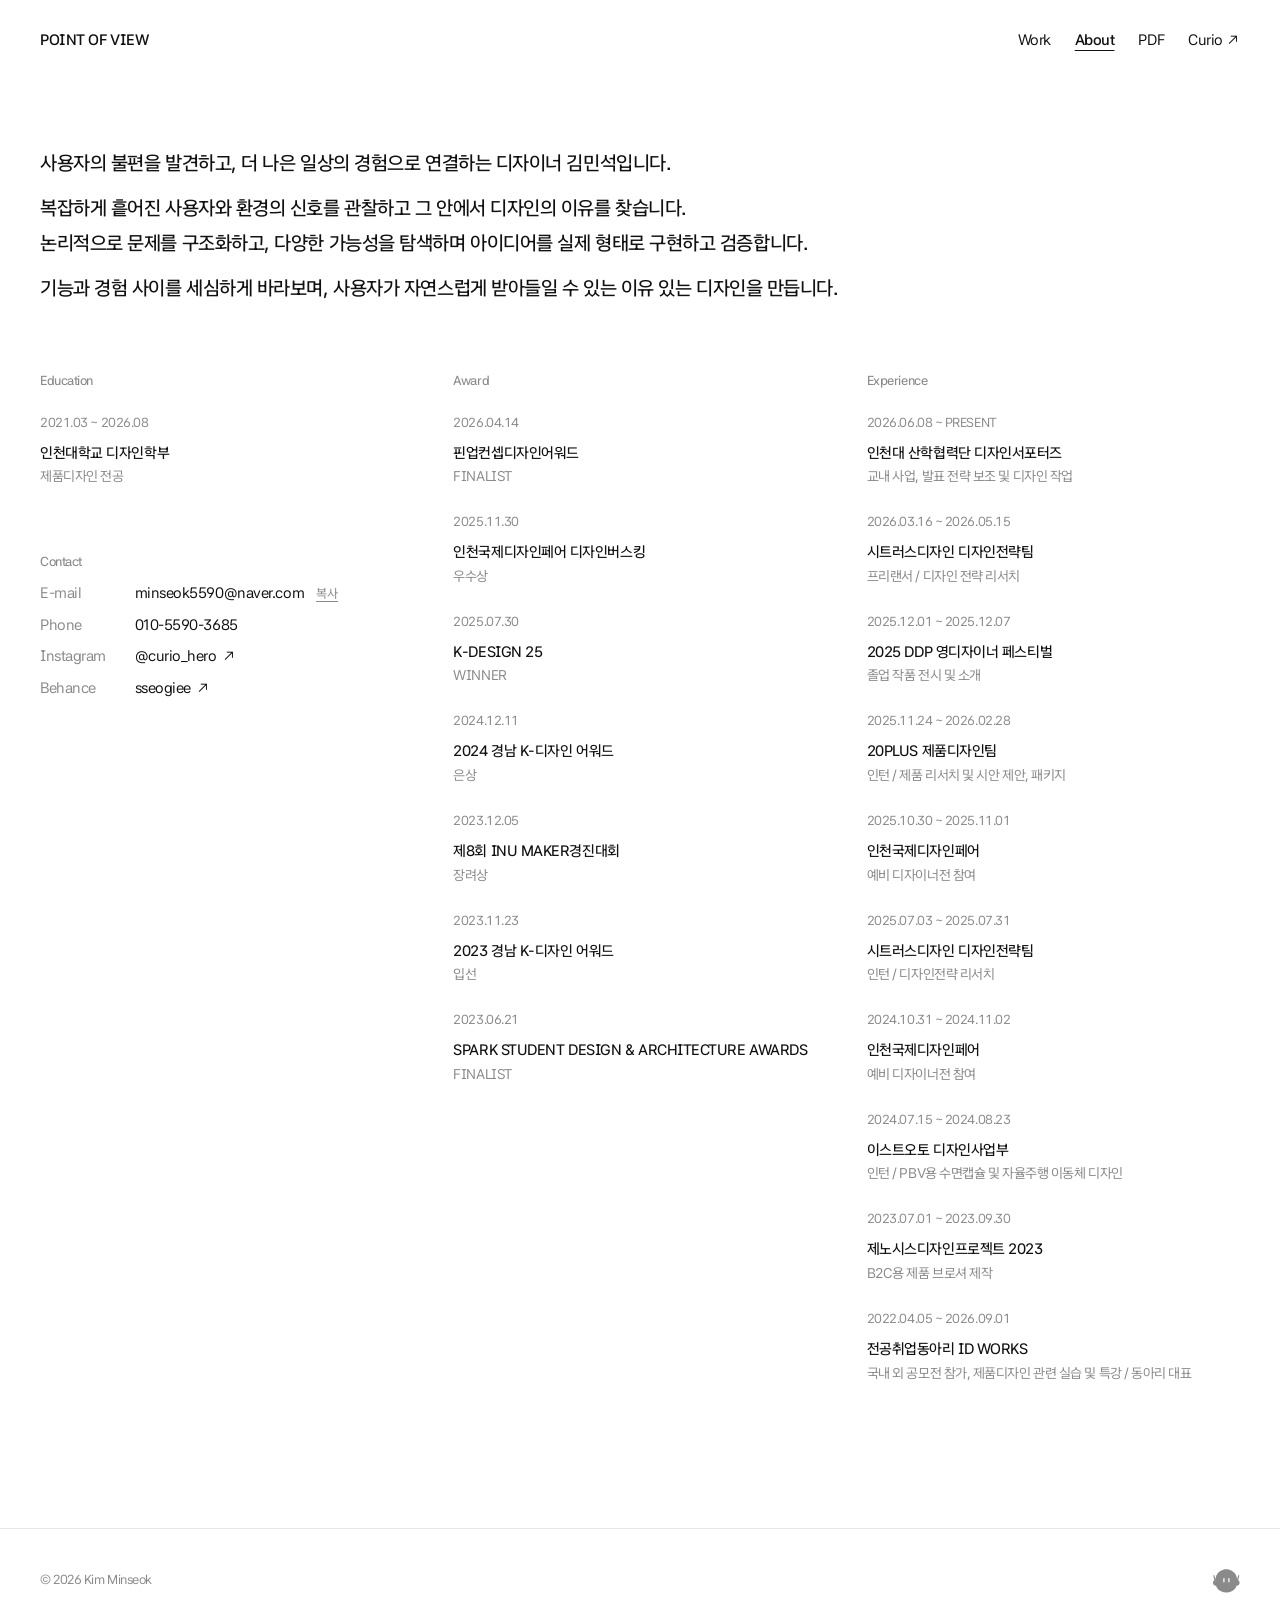
<file: about.html>
<!doctype html>
<html lang="ko">
<head>
<meta charset="utf-8">
<meta name="viewport" content="width=device-width, initial-scale=1, viewport-fit=cover">
<title>About — Kim Minseok</title>
<meta name="description" content="산업디자이너 김민석 소개">
<link rel="preconnect" href="https://fonts.googleapis.com"><link rel="preconnect" href="https://fonts.gstatic.com" crossorigin><link rel="stylesheet" href="https://fonts.googleapis.com/css2?family=42dot+Sans:wght@400;500;600;700&display=swap">
<link rel="icon" href="favicon.svg?v=2" type="image/svg+xml">
<link rel="icon" href="favicon-32.png?v=2" sizes="32x32" type="image/png">
<link rel="apple-touch-icon" href="apple-touch-icon.png?v=2">
<link rel="stylesheet" href="assets/style.css?v=1794219512">
</head>
<body>
<header class="top"><div class="wrap">
  <a href="portfolio.html"><b>POINT OF VIEW</b></a>
  <nav><a href="portfolio.html">Work</a><a href="about.html" aria-current="page">About</a><a href="point_of_view.pdf?v=1793337317" download="point_of_view.pdf">PDF</a><a href="https://sseogie.github.io/curio/" target="_blank" rel="noopener">Curio ↗</a></nav>
</div></header>
<main>
<section class="wrap about-page">
<div class="about-intro">
  <p>사용자의 불편을 발견하고, 더 나은 일상의<br class="m"> 경험으로 연결하는 디자이너 김민석입니다.</p>
  <p>복잡하게 흩어진 사용자와 환경의 신호를 관찰하고<br class="m"> 그 안에서 디자인의 이유를 찾습니다.<br>논리적으로 문제를 구조화하고, 다양한 가능성을<br class="m"> 탐색하며 아이디어를 실제 형태로 구현하고 검증합니다.</p>
  <p>기능과 경험 사이를 세심하게 바라보며,<br class="m"> 사용자가 자연스럽게 받아들일 수 있는<br class="m"> 이유 있는 디자인을 만듭니다.</p>
</div>
<div class="cv">
  <div>
    <h3 class="list-h">Education</h3>
    <ul class="list"><li><span class="dt">2021.03 ~ 2026.08</span><span class="tt">인천대학교 디자인학부</span><span class="sb">제품디자인 전공</span></li></ul>
    <div class="contact">
      <h3 class="list-h">Contact</h3>
      <p class="row"><span class="k">E-mail</span><a href="mailto:minseok5590@naver.com" data-mail>minseok5590@naver.com</a><button type="button" class="copy" data-copy="minseok5590@naver.com">복사</button></p>
      <p class="row"><span class="k">Phone</span><a href="tel:010-5590-3685">010-5590-3685</a></p>
      <p class="row"><span class="k">Instagram</span><a class="ext" href="https://www.instagram.com/curio_hero" target="_blank" rel="noopener">@curio_hero <span aria-hidden="true">↗</span></a></p>
      <p class="row"><span class="k">Behance</span><a class="ext" href="https://www.behance.net/sseogiee" target="_blank" rel="noopener">sseogiee <span aria-hidden="true">↗</span></a></p>
    </div>
  </div>
  <div>
    <h3 class="list-h">Award</h3>
    <ul class="list"><li><span class="dt">2026.04.14</span><span class="tt">핀업컨셉디자인어워드</span><span class="sb">FINALIST</span></li><li><span class="dt">2025.11.30</span><span class="tt">인천국제디자인페어 디자인버스킹</span><span class="sb">우수상</span></li><li><span class="dt">2025.07.30</span><span class="tt">K-DESIGN 25</span><span class="sb">WINNER</span></li><li><span class="dt">2024.12.11</span><span class="tt">2024 경남 K-디자인 어워드</span><span class="sb">은상</span></li><li><span class="dt">2023.12.05</span><span class="tt">제8회 INU MAKER경진대회</span><span class="sb">장려상</span></li><li><span class="dt">2023.11.23</span><span class="tt">2023 경남 K-디자인 어워드</span><span class="sb">입선</span></li><li><span class="dt">2023.06.21</span><span class="tt">SPARK STUDENT DESIGN &amp; ARCHITECTURE AWARDS</span><span class="sb">FINALIST</span></li></ul>
  </div>
  <div>
    <h3 class="list-h">Experience</h3>
    <ul class="list"><li><span class="dt">2026.06.08 ~ PRESENT</span><span class="tt">인천대 산학협력단 디자인서포터즈</span><span class="sb">교내 사업, 발표 전략 보조 및 디자인 작업</span></li><li><span class="dt">2026.03.16 ~ 2026.05.15</span><span class="tt">시트러스디자인 디자인전략팀</span><span class="sb">프리랜서 / 디자인 전략 리서치</span></li><li><span class="dt">2025.12.01 ~ 2025.12.07</span><span class="tt">2025 DDP 영디자이너 페스티벌</span><span class="sb">졸업 작품 전시 및 소개</span></li><li><span class="dt">2025.11.24 ~ 2026.02.28</span><span class="tt">20PLUS 제품디자인팀</span><span class="sb">인턴 / 제품 리서치 및 시안 제안, 패키지</span></li><li><span class="dt">2025.10.30 ~ 2025.11.01</span><span class="tt">인천국제디자인페어</span><span class="sb">예비 디자이너전 참여</span></li><li><span class="dt">2025.07.03 ~ 2025.07.31</span><span class="tt">시트러스디자인 디자인전략팀</span><span class="sb">인턴 / 디자인전략 리서치</span></li><li><span class="dt">2024.10.31 ~ 2024.11.02</span><span class="tt">인천국제디자인페어</span><span class="sb">예비 디자이너전 참여</span></li><li><span class="dt">2024.07.15 ~ 2024.08.23</span><span class="tt">이스트오토 디자인사업부</span><span class="sb">인턴 / PBV용 수면캡슐 및 자율주행 이동체 디자인</span></li><li><span class="dt">2023.07.01 ~ 2023.09.30</span><span class="tt">제노시스디자인프로젝트 2023</span><span class="sb">B2C용 제품 브로셔 제작</span></li><li><span class="dt">2022.04.05 ~ 2026.09.01</span><span class="tt">전공취업동아리 ID WORKS</span><span class="sb">국내 외 공모전 참가, 제품디자인 관련 실습 및 특강 / 동아리 대표</span></li></ul>
  </div>
</div>
</section>
</main>
<footer><div class="wrap"><span>© <span data-year>2026</span> Kim Minseok</span><svg class="curio" width="23" height="20" viewBox="0 0 23 20" aria-hidden="true"><path fill="currentColor" d="M21.4371 9.4251L22.2324 6.2537C22.3698 5.70579 22.2622 4.79628 21.7861 4.6428C21.7805 4.64085 21.7743 4.6402 21.7678 4.6402C21.702 4.6402 21.6003 4.72962 21.5798 4.79921L20.4815 8.61347C20.435 7.2019 20.1062 5.85309 19.4164 4.61776C18.2769 2.57634 16.3126 1.04055 13.955 0.368745C13.0906 0.122915 12.2042 0 11.3177 0C10.4313 0 9.48773 0.130719 8.59849 0.392157C5.89789 1.18558 3.7317 3.1327 2.75034 5.61149C2.36759 6.57887 2.2001 7.56447 2.15234 8.62063L1.06056 4.81547C1.03885 4.73905 0.938663 4.63955 0.864223 4.63955C0.85709 4.63955 0.849956 4.6402 0.843443 4.64248C0.407661 4.77319 0.25413 5.65311 0.389361 6.19517L1.19641 9.42965C0.104631 10.0231 -0.188476 11.2948 0.109592 12.4108C0.430923 13.4244 1.31148 14.1072 2.44017 14.1072C2.47956 14.1072 2.51926 14.1063 2.55896 14.1046C3.19914 16.3301 5.02384 18.0428 7.244 18.9825C8.53894 19.5311 9.93034 19.8026 11.3189 19.8026C12.9166 19.8026 14.5099 19.4427 15.9441 18.7299C17.918 17.7495 19.5095 16.147 20.0814 14.0994C20.1329 14.1027 20.1841 14.1043 20.2349 14.1043C21.3329 14.1043 22.2436 13.3834 22.528 12.3868C22.8161 11.277 22.519 10.0179 21.4371 9.4251ZM9.83884 10.7255C9.83884 11.0344 9.5997 11.2848 9.30505 11.2848C9.01039 11.2848 8.77125 11.0344 8.77125 10.7255V8.09742C8.77125 7.78851 9.01039 7.53813 9.30505 7.53813C9.45238 7.53813 9.58575 7.60056 9.68252 7.70202C9.77929 7.80347 9.83884 7.94297 9.83884 8.09742V10.7255ZM14.0754 10.7255C14.0754 11.0344 13.8362 11.2848 13.5416 11.2848C13.2469 11.2848 13.0081 11.0344 13.0081 10.7255V8.09742C13.0081 7.78851 13.2469 7.53813 13.5416 7.53813C13.6889 7.53813 13.8223 7.60056 13.9191 7.70202C14.0158 7.80347 14.0754 7.94297 14.0754 8.09742V10.7255Z"/></svg></div></footer>
<script src="assets/main.js"></script>
</body>
</html>
</file>
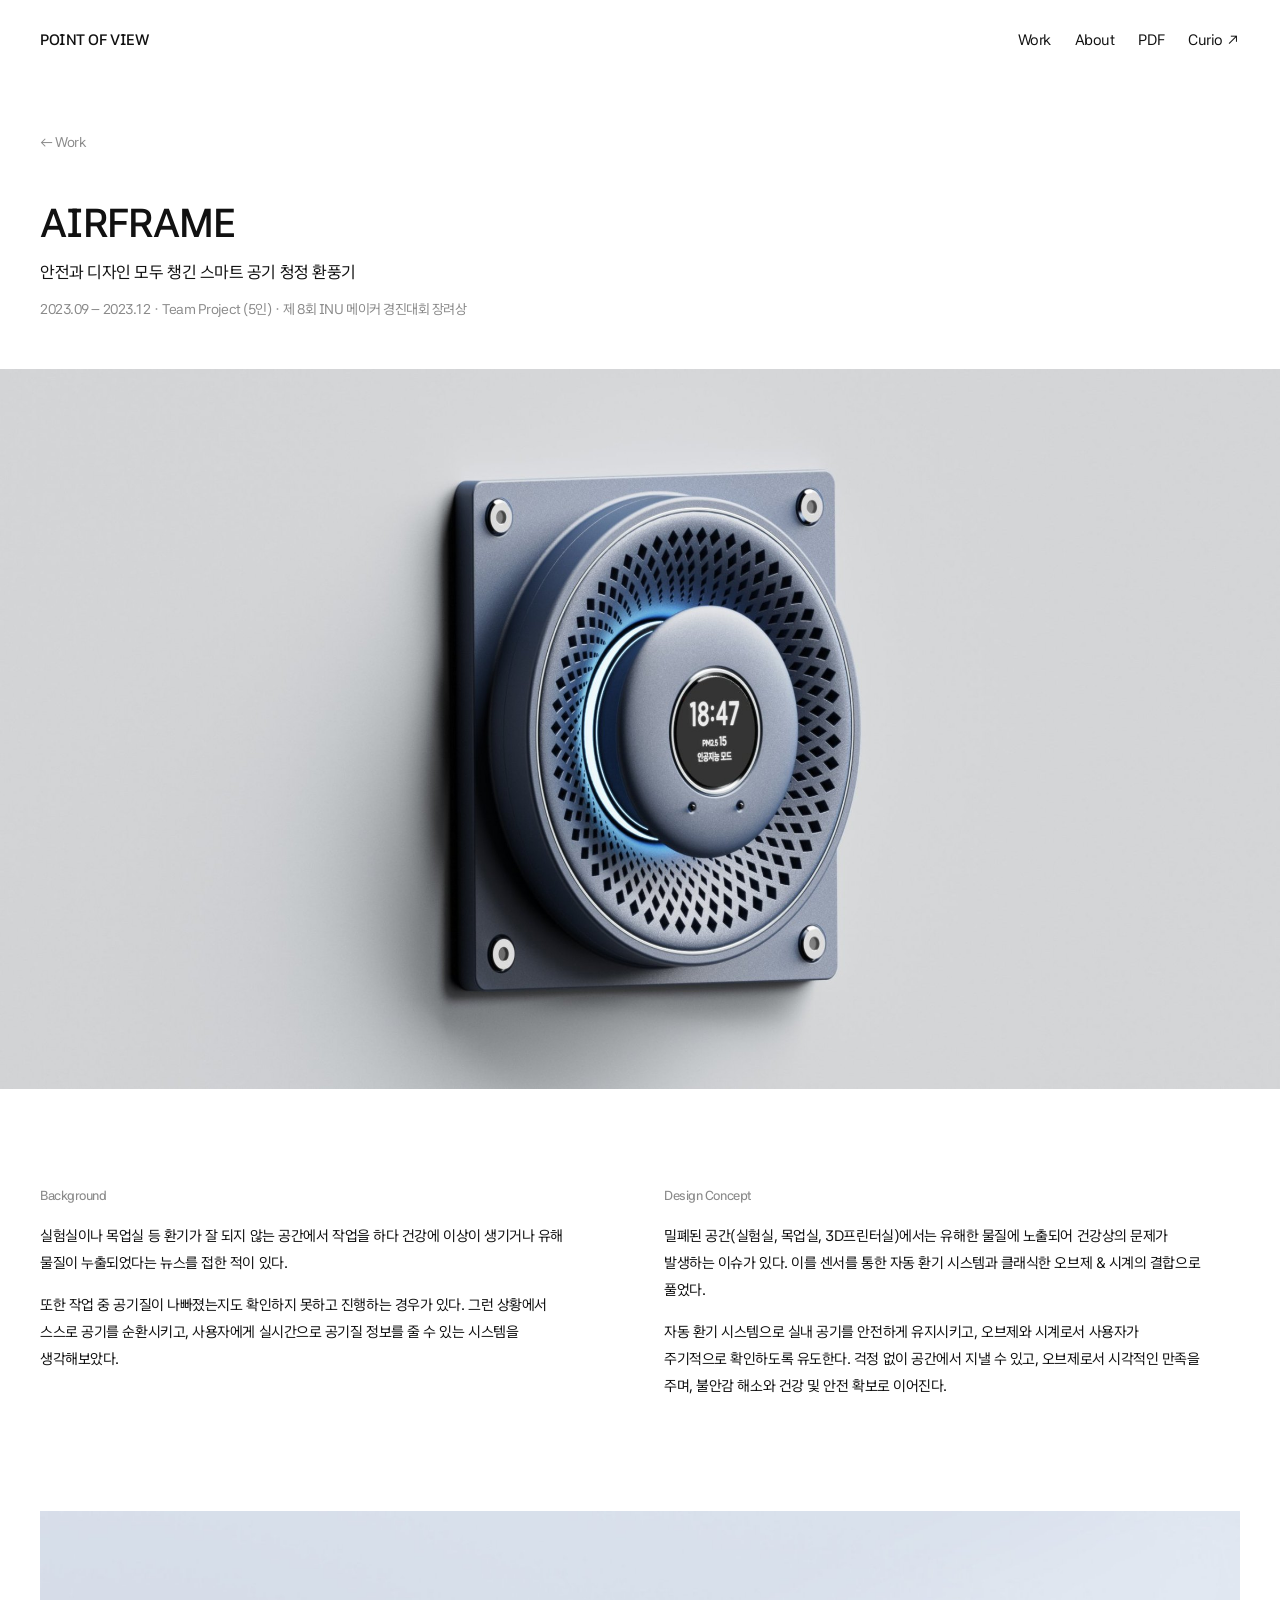
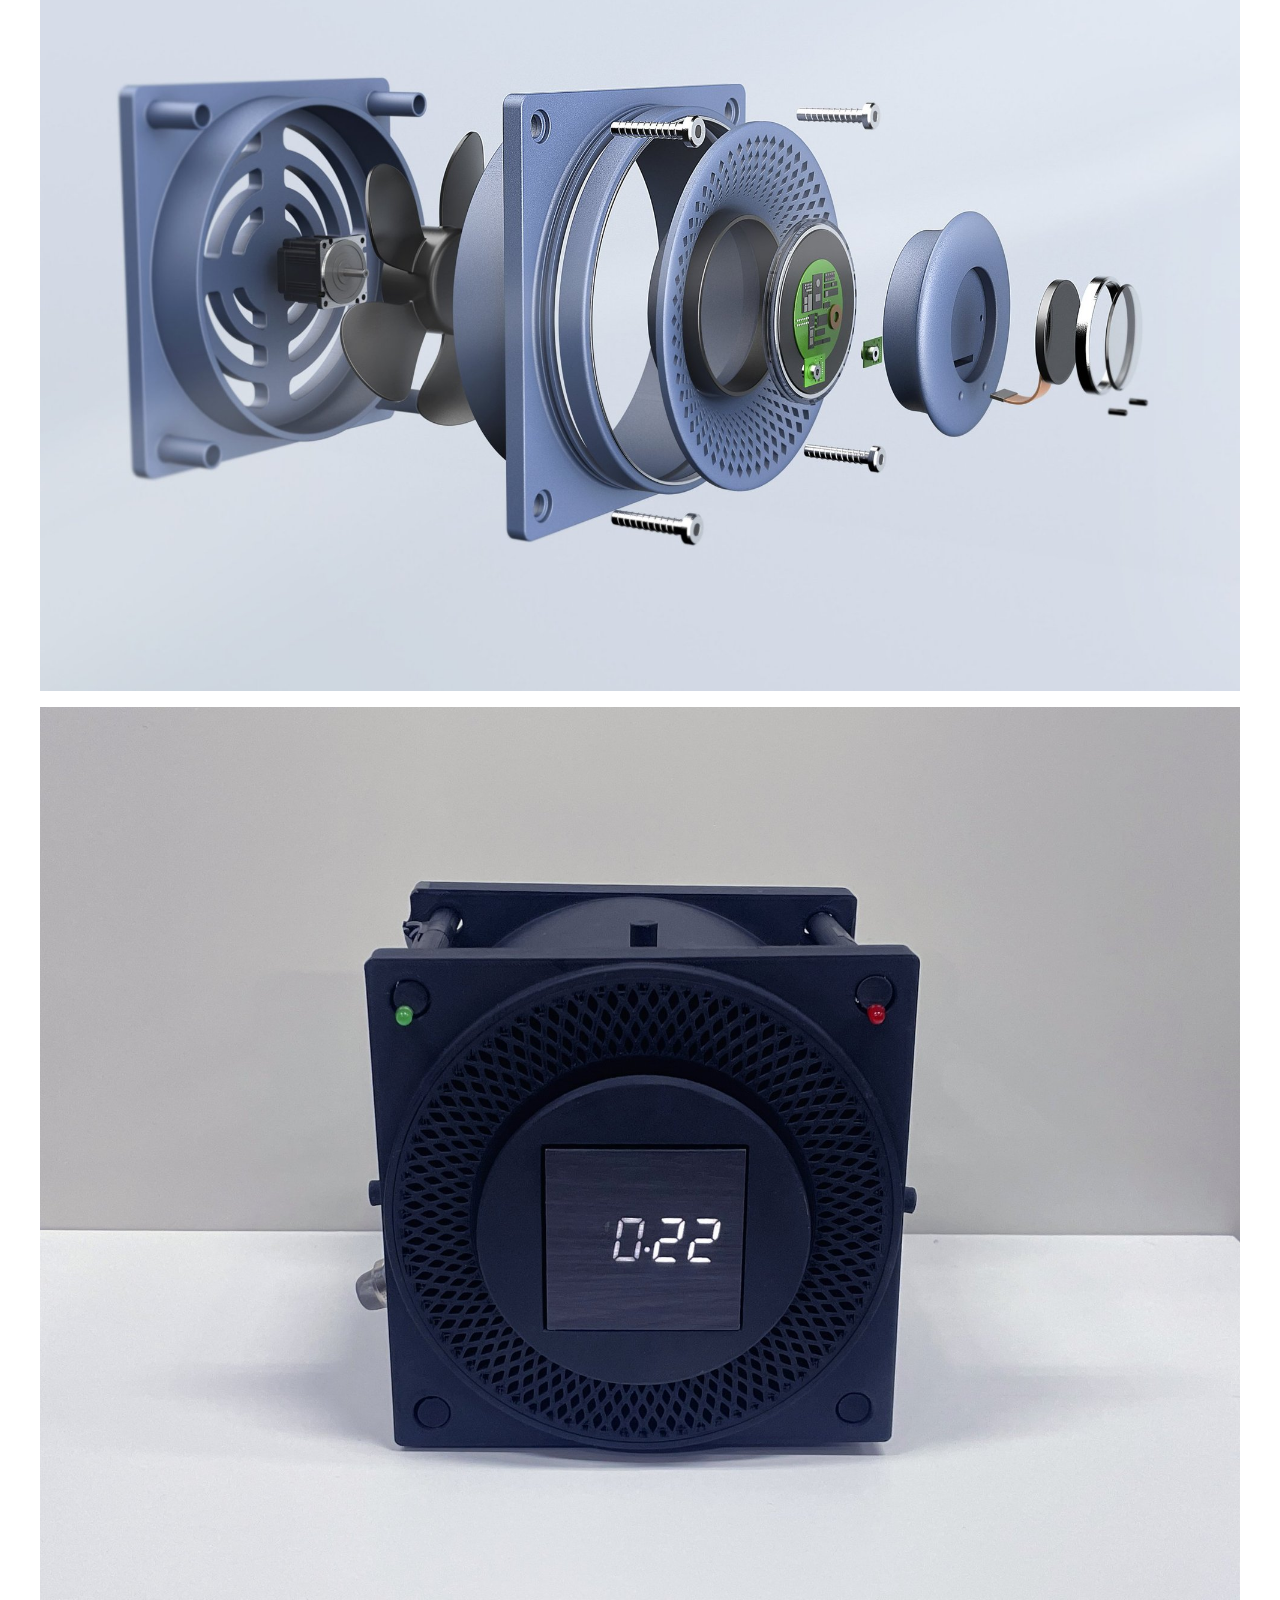
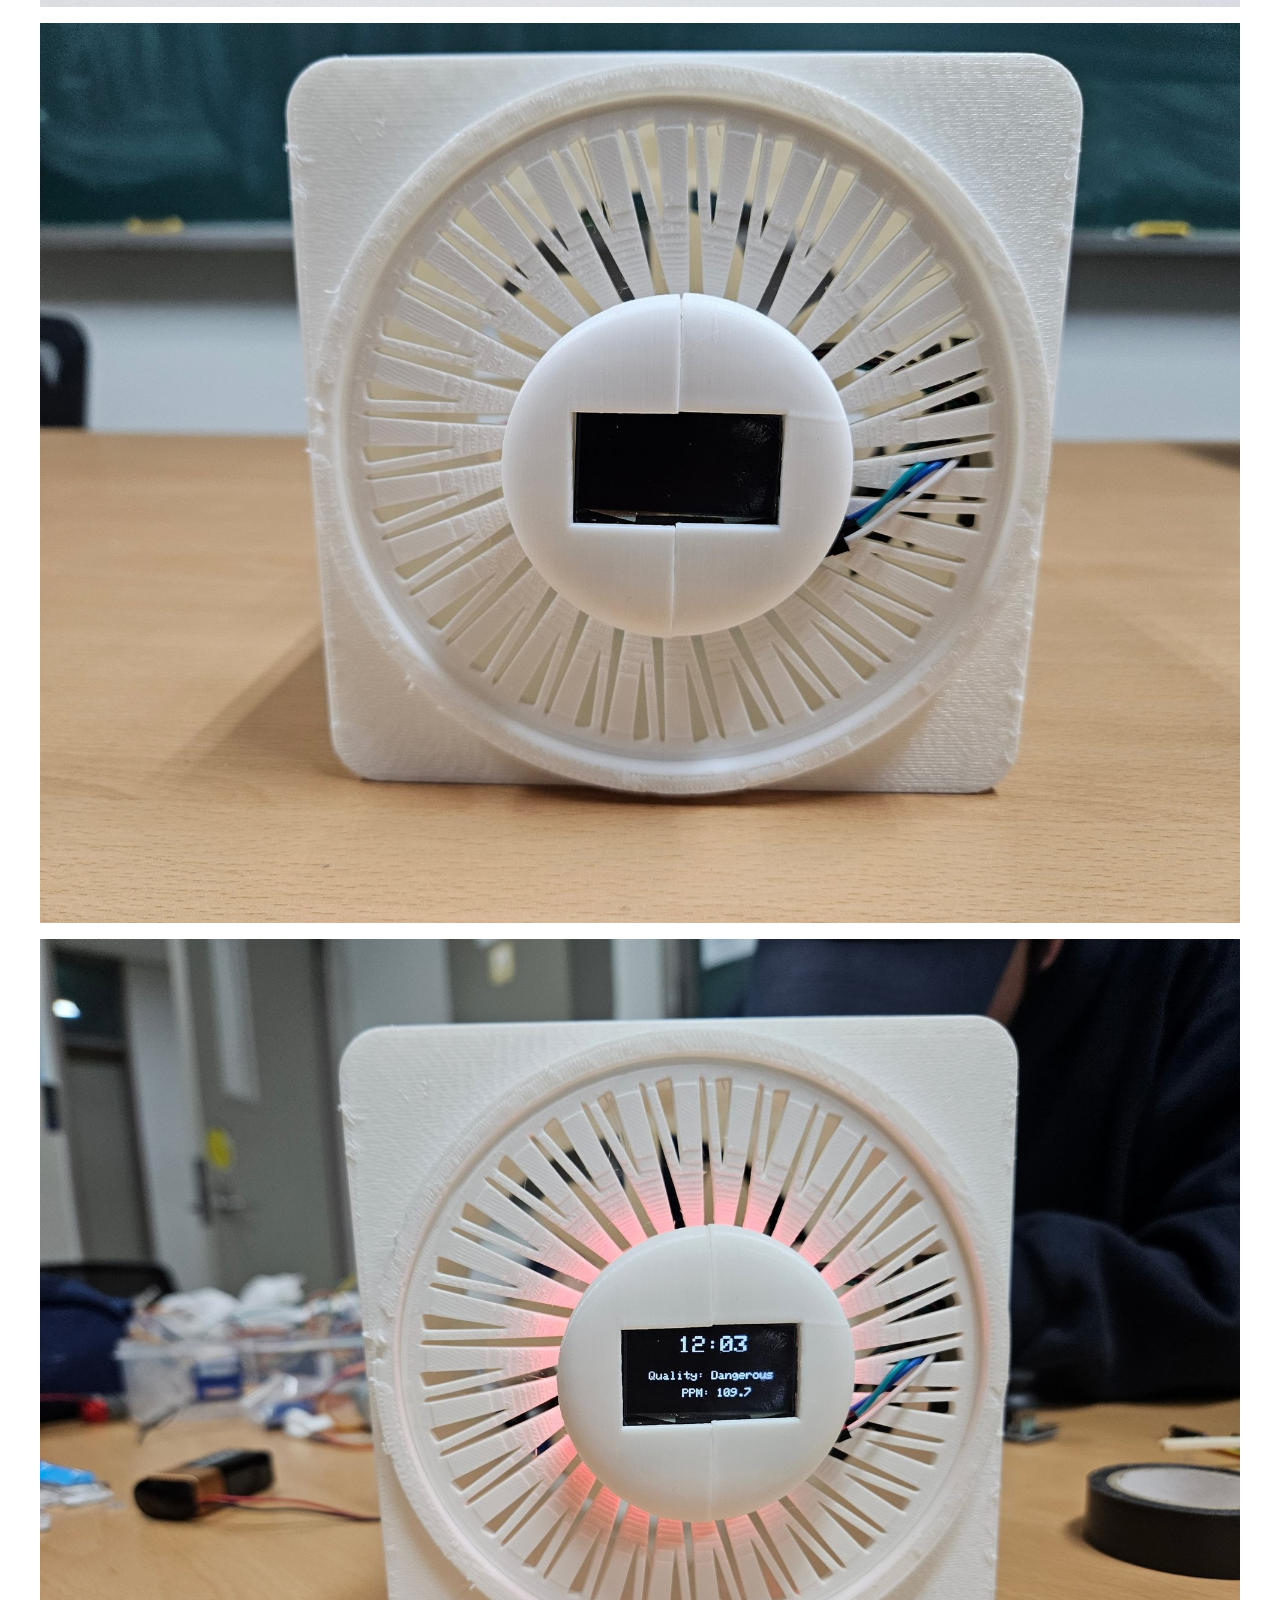
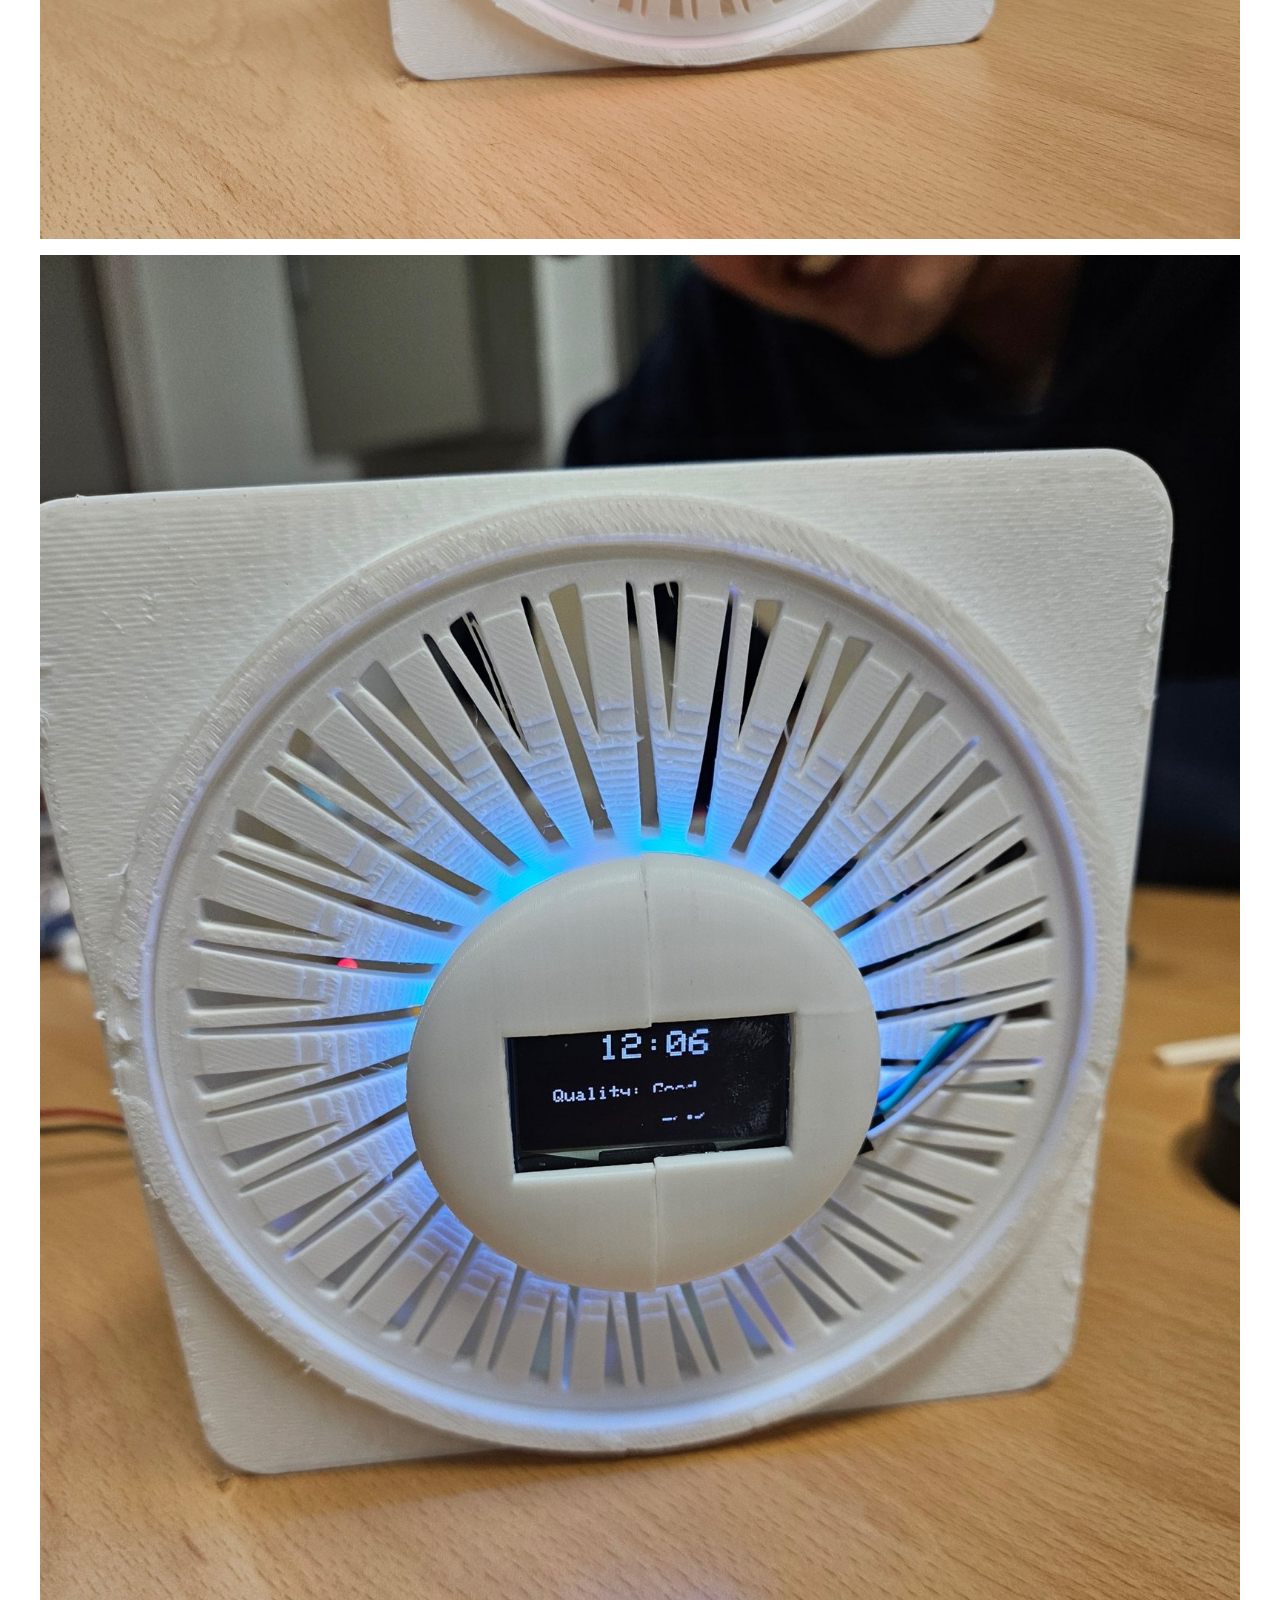
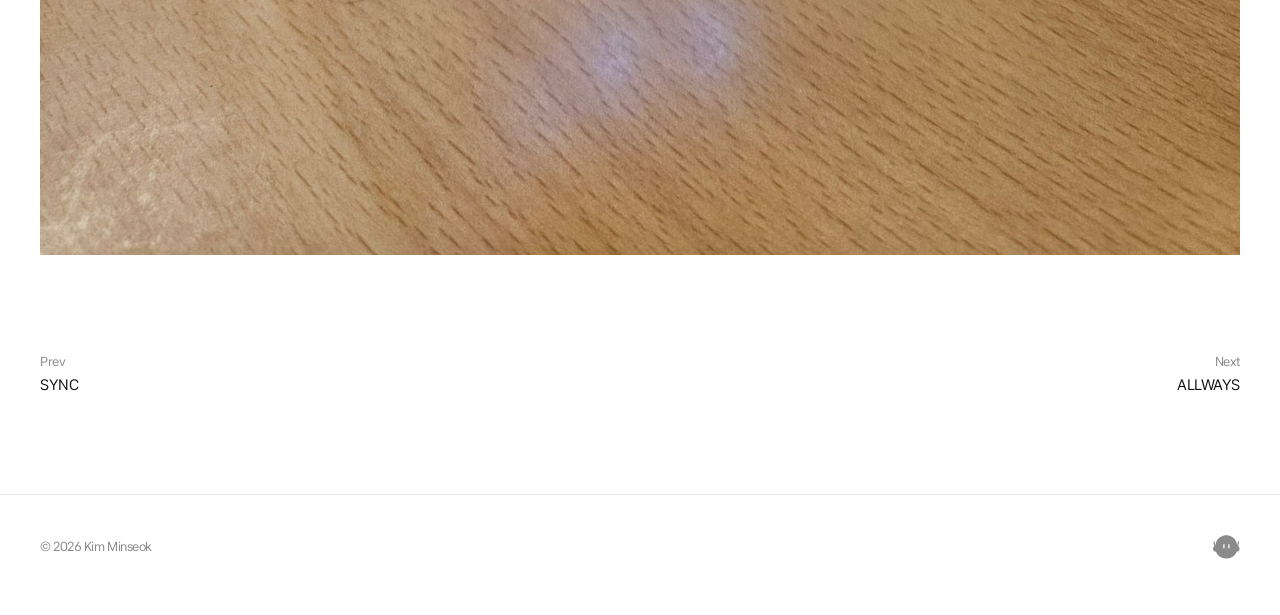
<file: airframe.html>
<!doctype html>
<html lang="ko">
<head>
<meta charset="utf-8">
<meta name="viewport" content="width=device-width, initial-scale=1, viewport-fit=cover">
<title>AIRFRAME — Kim Minseok</title>
<meta name="description" content="안전과 디자인 모두 챙긴 스마트 공기 청정 환풍기">
<link rel="preconnect" href="https://fonts.googleapis.com"><link rel="preconnect" href="https://fonts.gstatic.com" crossorigin><link rel="stylesheet" href="https://fonts.googleapis.com/css2?family=42dot+Sans:wght@400;500;600;700&display=swap">
<link rel="icon" href="favicon.svg?v=2" type="image/svg+xml">
<link rel="icon" href="favicon-32.png?v=2" sizes="32x32" type="image/png">
<link rel="apple-touch-icon" href="apple-touch-icon.png?v=2">
<link rel="stylesheet" href="assets/style.css?v=1794219512">
</head>
<body>
<header class="top"><div class="wrap">
  <a href="portfolio.html"><b>POINT OF VIEW</b></a>
  <nav><a href="portfolio.html">Work</a><a href="about.html">About</a><a href="point_of_view.pdf?v=1793337317" download="point_of_view.pdf">PDF</a><a href="https://sseogie.github.io/curio/" target="_blank" rel="noopener">Curio ↗</a></nav>
</div></header>
<main>
<div class="wrap">
<div class="p-head">
  <a class="back" href="portfolio.html">← Work</a>
  <h1>AIRFRAME</h1>
  <p class="sub">안전과 디자인 모두 챙긴 스마트 공기 청정 환풍기</p>
  <p class="meta"><span class="mi">2023.09 – 2023.12</span><span class="dot"> · </span><span class="mi">Team Project (5인)</span><span class="dot"> · </span><span class="mi">제 8회 INU 메이커 경진대회 장려상</span></p>
</div>
</div>
<div class="p-hero"><img src="images/airframe-hero.jpg?v=1794470437" width="2400" height="1350" alt="AIRFRAME 대표 이미지"></div>
<div class="wrap">
<div class="p-text"><div><h3>Background</h3><p>실험실이나 목업실 등 환기가 잘 되지 않는 공간에서 작업을 하다 건강에 이상이 생기거나 유해 물질이 누출되었다는 뉴스를 접한 적이 있다.</p><p>또한 작업 중 공기질이 나빠졌는지도 확인하지 못하고 진행하는 경우가 있다. 그런 상황에서 스스로 공기를 순환시키고, 사용자에게 실시간으로 공기질 정보를 줄 수 있는 시스템을 생각해보았다.</p></div><div><h3>Design Concept</h3><p>밀폐된 공간(실험실, 목업실, 3D프린터실)에서는 유해한 물질에 노출되어 건강상의 문제가 발생하는 이슈가 있다. 이를 센서를 통한 자동 환기 시스템과 클래식한 오브제 &amp; 시계의 결합으로 풀었다.</p><p>자동 환기 시스템으로 실내 공기를 안전하게 유지시키고, 오브제와 시계로서 사용자가 주기적으로 확인하도록 유도한다. 걱정 없이 공간에서 지낼 수 있고, 오브제로서 시각적인 만족을 주며, 불안감 해소와 건강 및 안전 확보로 이어진다.</p></div></div>
<div class="imgs">
<img src="images/airframe-1.jpg?v=1794470657" width="2000" height="1300" alt="AIRFRAME 이미지 1" loading="lazy">
<img src="images/airframe-2.jpg?v=1794470437" width="2000" height="1500" alt="AIRFRAME 이미지 2" loading="lazy">
<img src="images/airframe-3.jpg?v=1794470437" width="2000" height="1500" alt="AIRFRAME 이미지 3" loading="lazy">
<img src="images/airframe-4.jpg?v=1794470437" width="2000" height="1500" alt="AIRFRAME 이미지 4" loading="lazy">
<img src="images/airframe-5.jpg?v=1794470437" width="1620" height="2160" alt="AIRFRAME 이미지 5" loading="lazy">
</div>
<nav class="pn"><a href="sync.html"><span>Prev</span>SYNC</a><a href="allways.html"><span>Next</span>ALLWAYS</a></nav>
</div>
</main>
<footer><div class="wrap"><span>© <span data-year>2026</span> Kim Minseok</span><svg class="curio" width="23" height="20" viewBox="0 0 23 20" aria-hidden="true"><path fill="currentColor" d="M21.4371 9.4251L22.2324 6.2537C22.3698 5.70579 22.2622 4.79628 21.7861 4.6428C21.7805 4.64085 21.7743 4.6402 21.7678 4.6402C21.702 4.6402 21.6003 4.72962 21.5798 4.79921L20.4815 8.61347C20.435 7.2019 20.1062 5.85309 19.4164 4.61776C18.2769 2.57634 16.3126 1.04055 13.955 0.368745C13.0906 0.122915 12.2042 0 11.3177 0C10.4313 0 9.48773 0.130719 8.59849 0.392157C5.89789 1.18558 3.7317 3.1327 2.75034 5.61149C2.36759 6.57887 2.2001 7.56447 2.15234 8.62063L1.06056 4.81547C1.03885 4.73905 0.938663 4.63955 0.864223 4.63955C0.85709 4.63955 0.849956 4.6402 0.843443 4.64248C0.407661 4.77319 0.25413 5.65311 0.389361 6.19517L1.19641 9.42965C0.104631 10.0231 -0.188476 11.2948 0.109592 12.4108C0.430923 13.4244 1.31148 14.1072 2.44017 14.1072C2.47956 14.1072 2.51926 14.1063 2.55896 14.1046C3.19914 16.3301 5.02384 18.0428 7.244 18.9825C8.53894 19.5311 9.93034 19.8026 11.3189 19.8026C12.9166 19.8026 14.5099 19.4427 15.9441 18.7299C17.918 17.7495 19.5095 16.147 20.0814 14.0994C20.1329 14.1027 20.1841 14.1043 20.2349 14.1043C21.3329 14.1043 22.2436 13.3834 22.528 12.3868C22.8161 11.277 22.519 10.0179 21.4371 9.4251ZM9.83884 10.7255C9.83884 11.0344 9.5997 11.2848 9.30505 11.2848C9.01039 11.2848 8.77125 11.0344 8.77125 10.7255V8.09742C8.77125 7.78851 9.01039 7.53813 9.30505 7.53813C9.45238 7.53813 9.58575 7.60056 9.68252 7.70202C9.77929 7.80347 9.83884 7.94297 9.83884 8.09742V10.7255ZM14.0754 10.7255C14.0754 11.0344 13.8362 11.2848 13.5416 11.2848C13.2469 11.2848 13.0081 11.0344 13.0081 10.7255V8.09742C13.0081 7.78851 13.2469 7.53813 13.5416 7.53813C13.6889 7.53813 13.8223 7.60056 13.9191 7.70202C14.0158 7.80347 14.0754 7.94297 14.0754 8.09742V10.7255Z"/></svg></div></footer>
<script src="assets/main.js"></script>
</body>
</html>
</file>
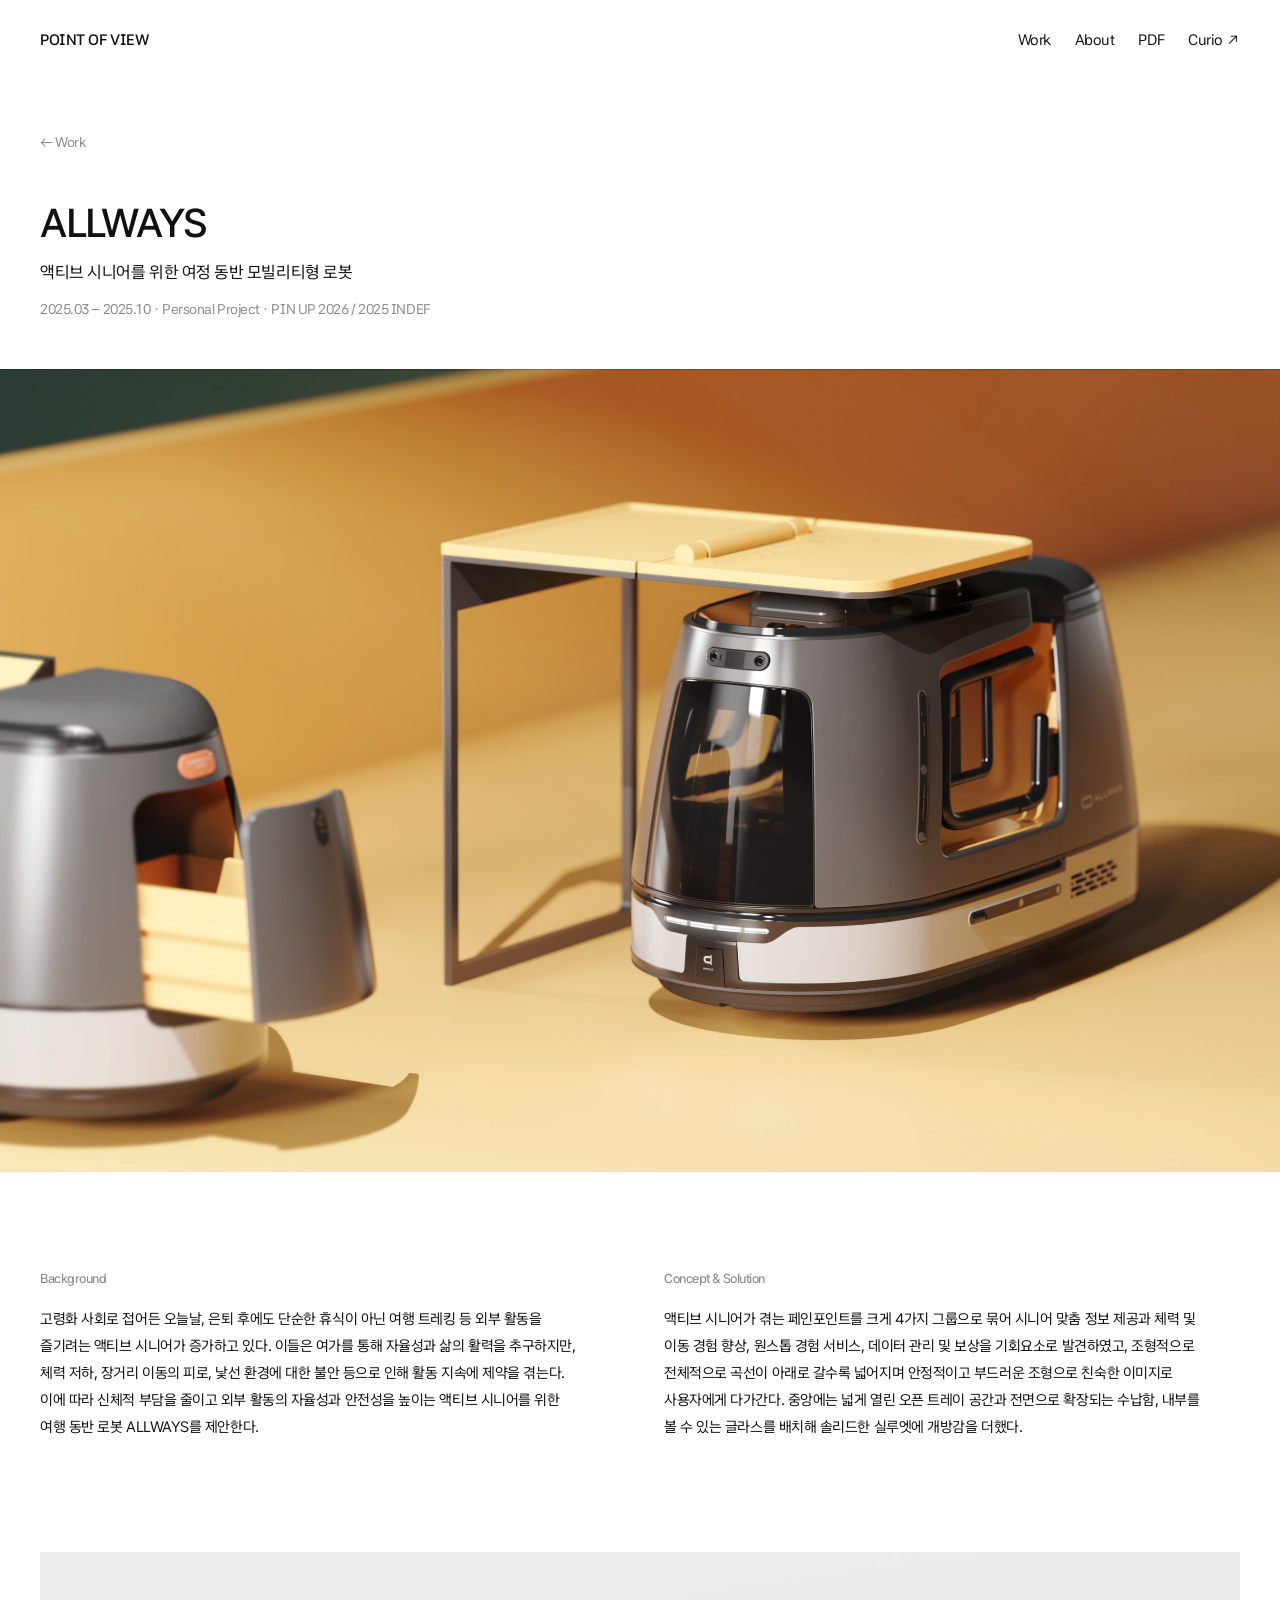
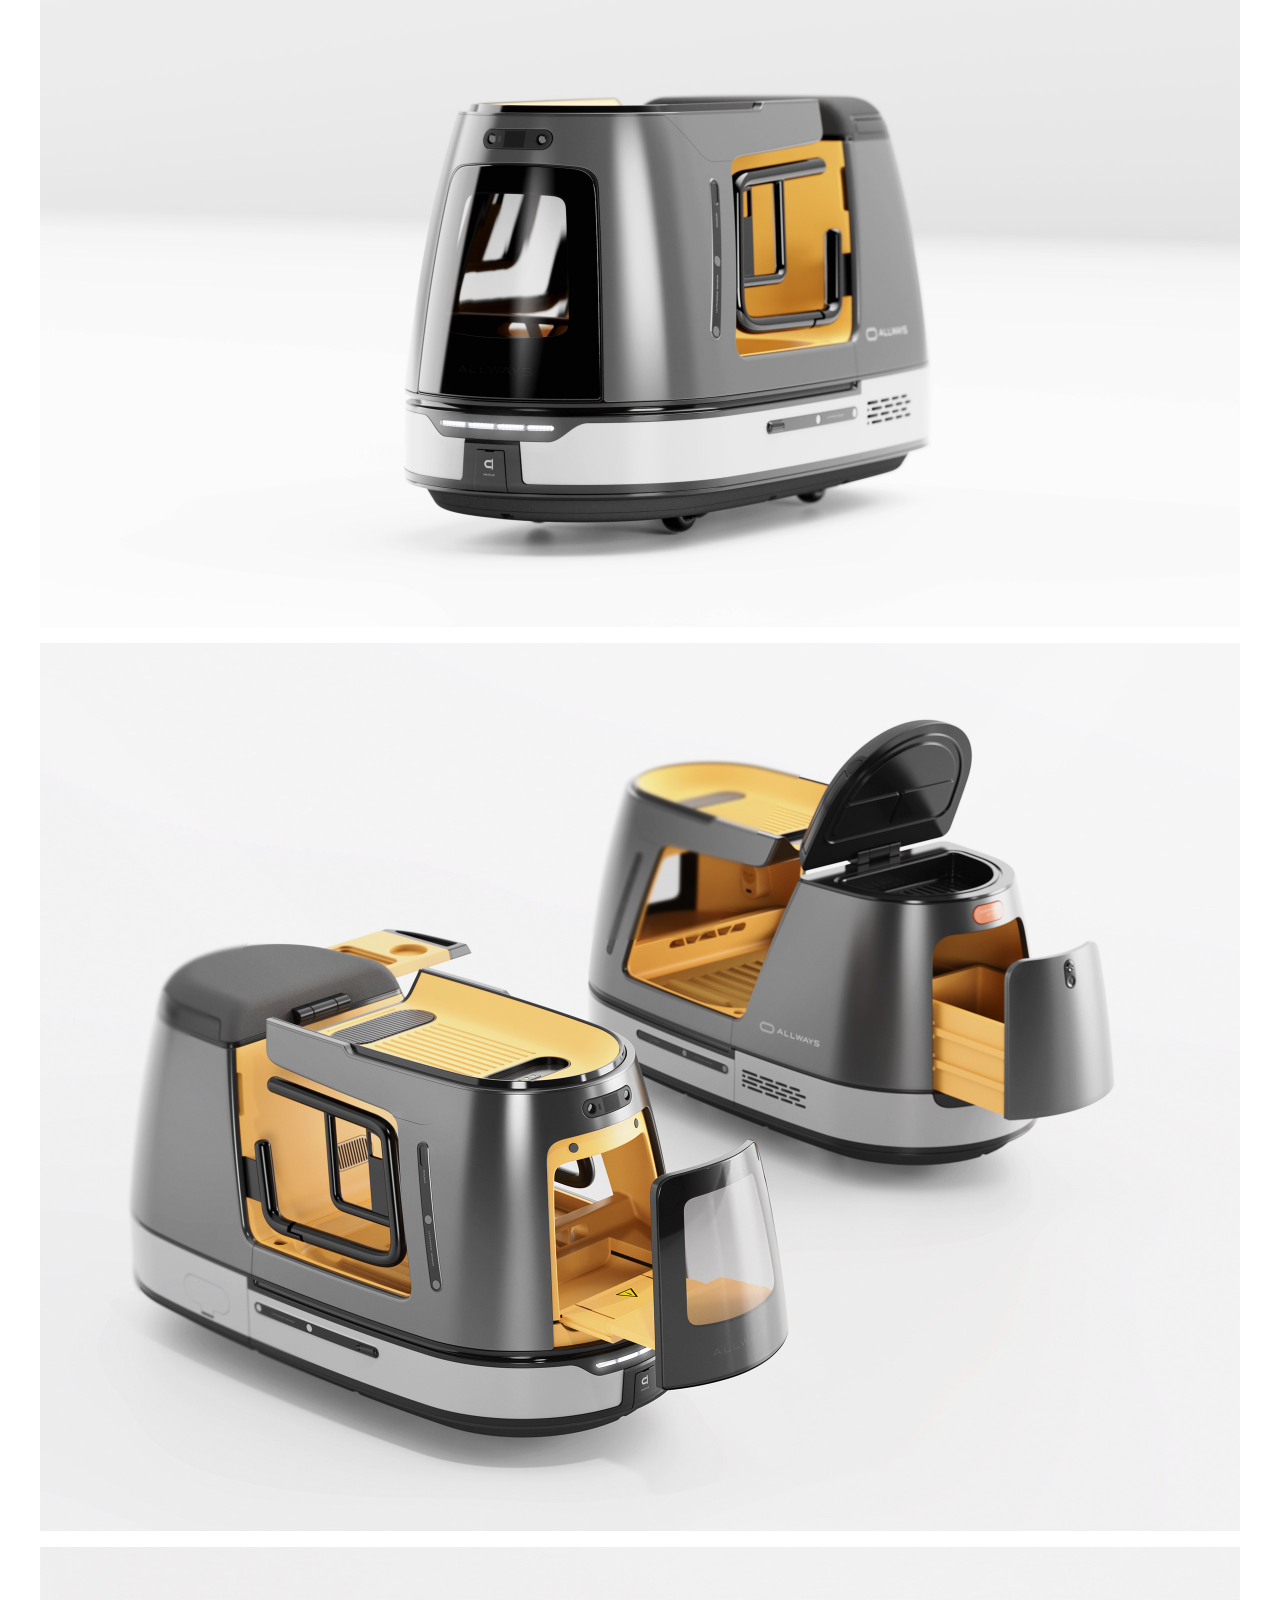
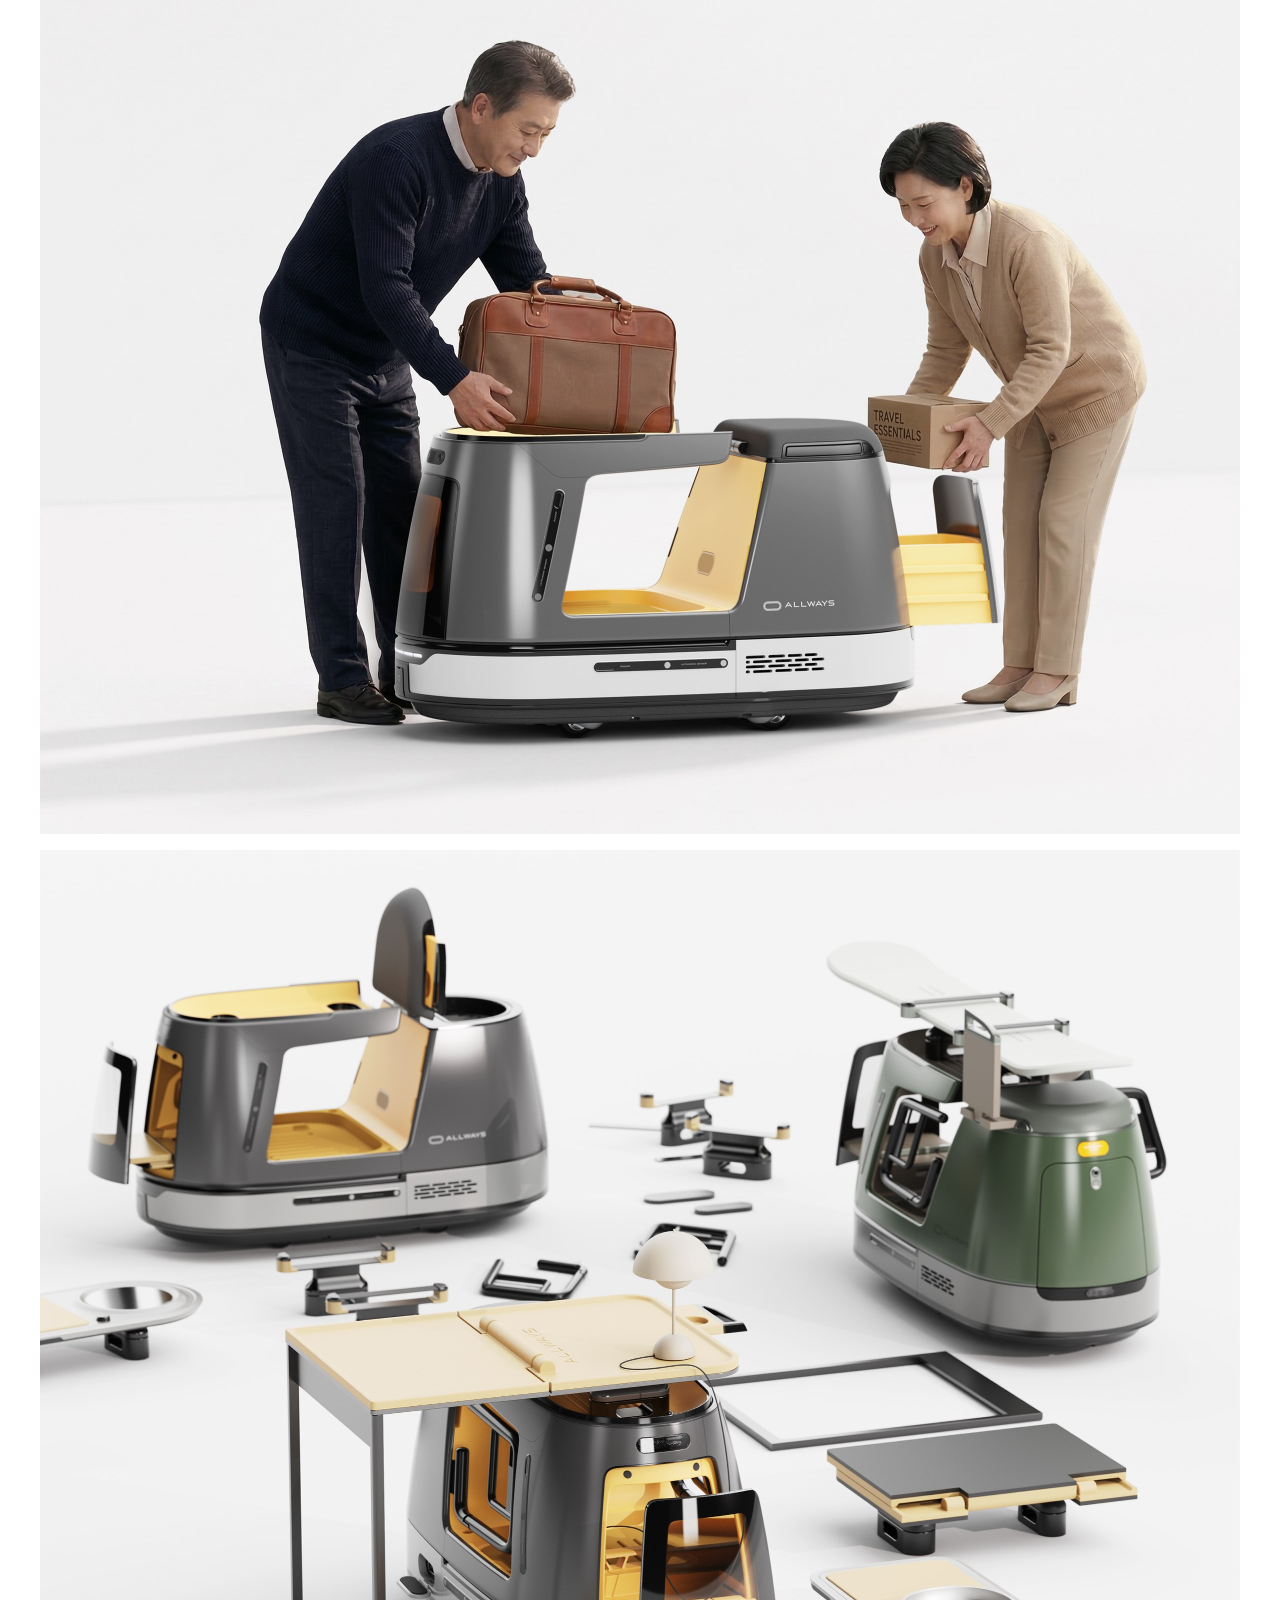
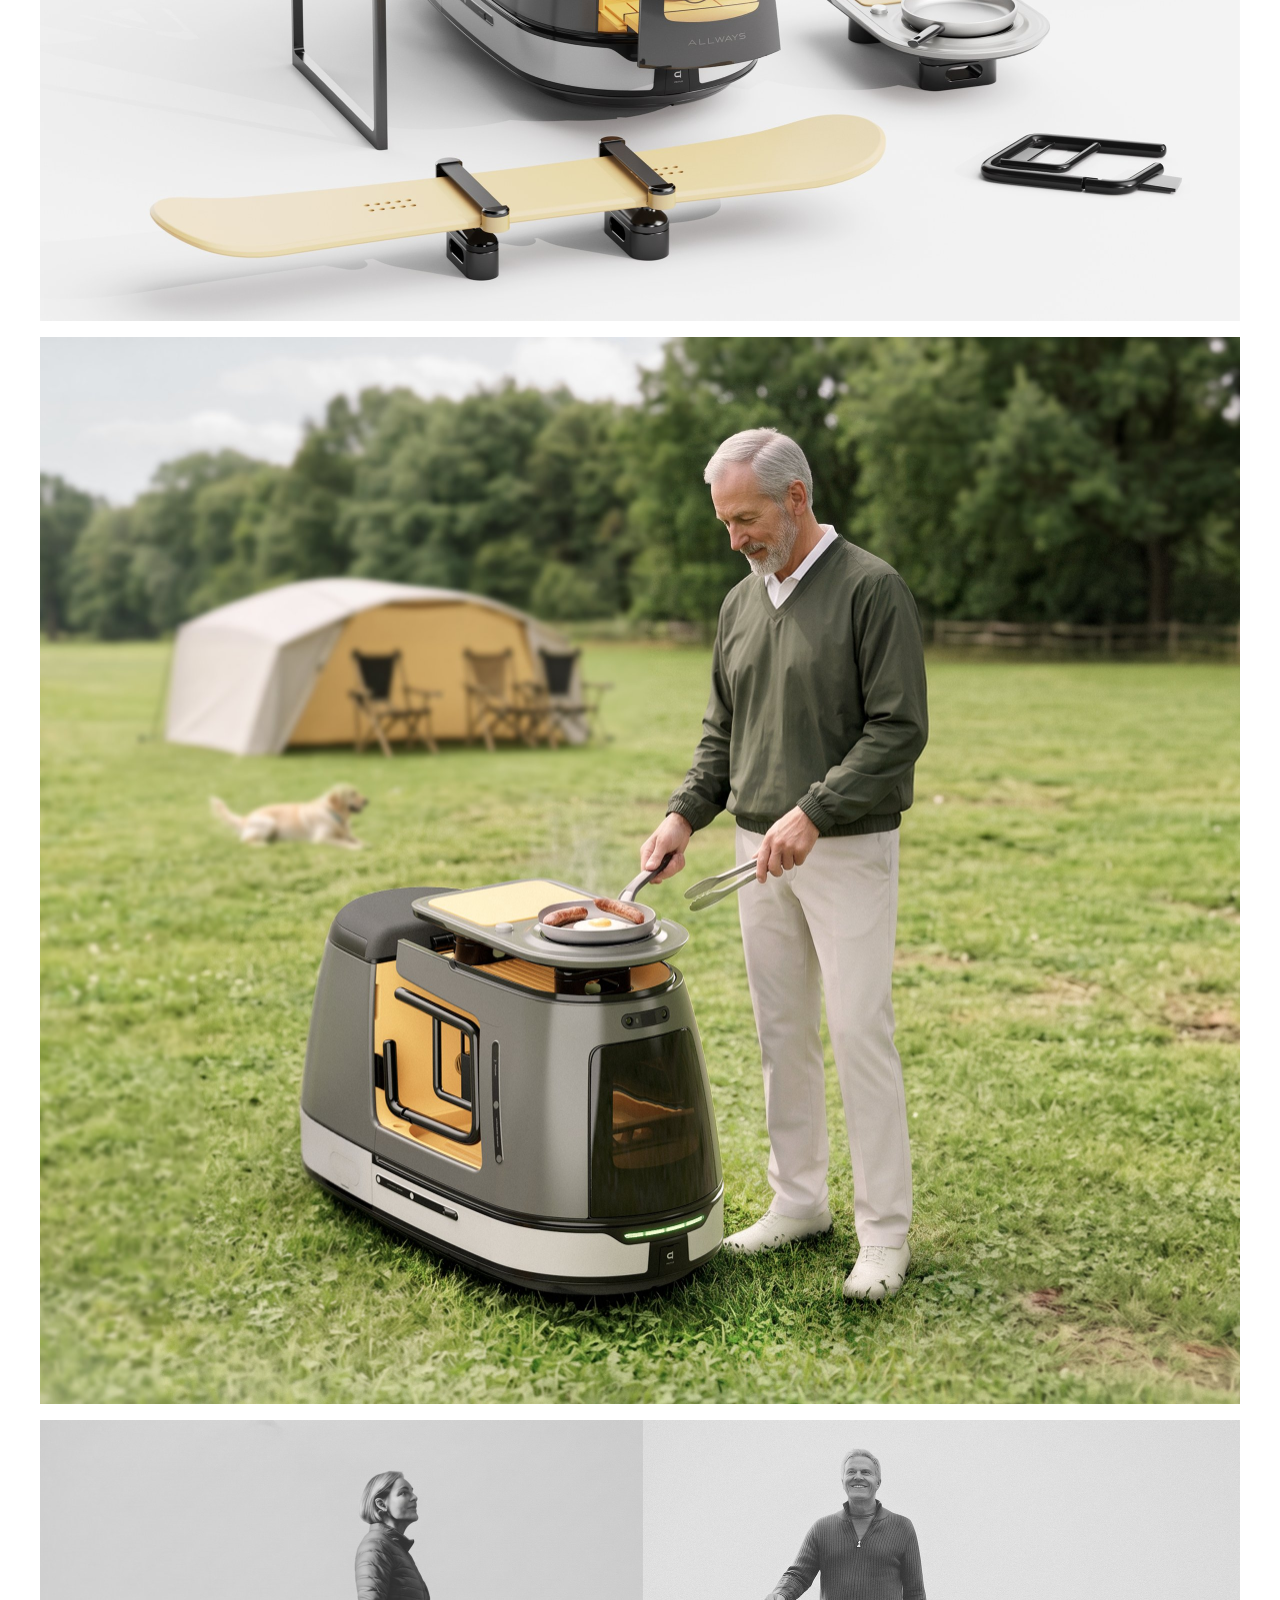
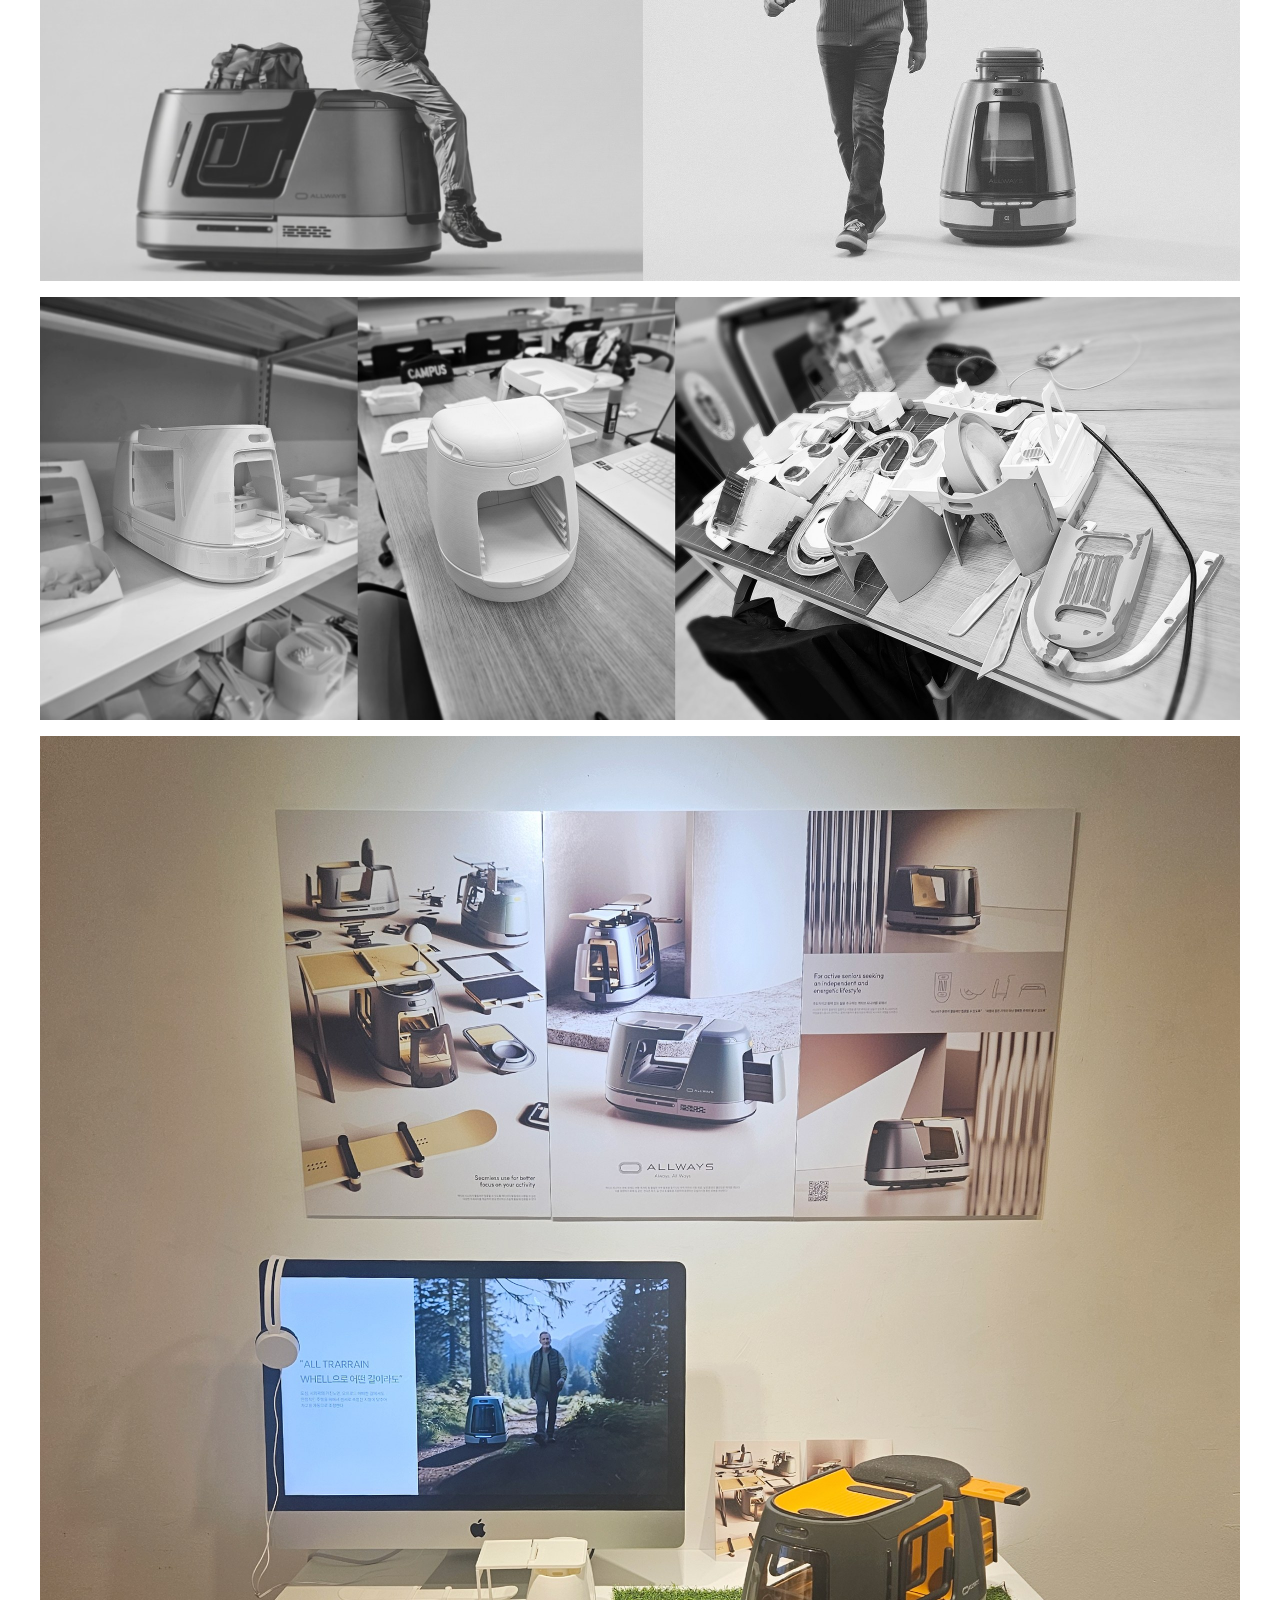
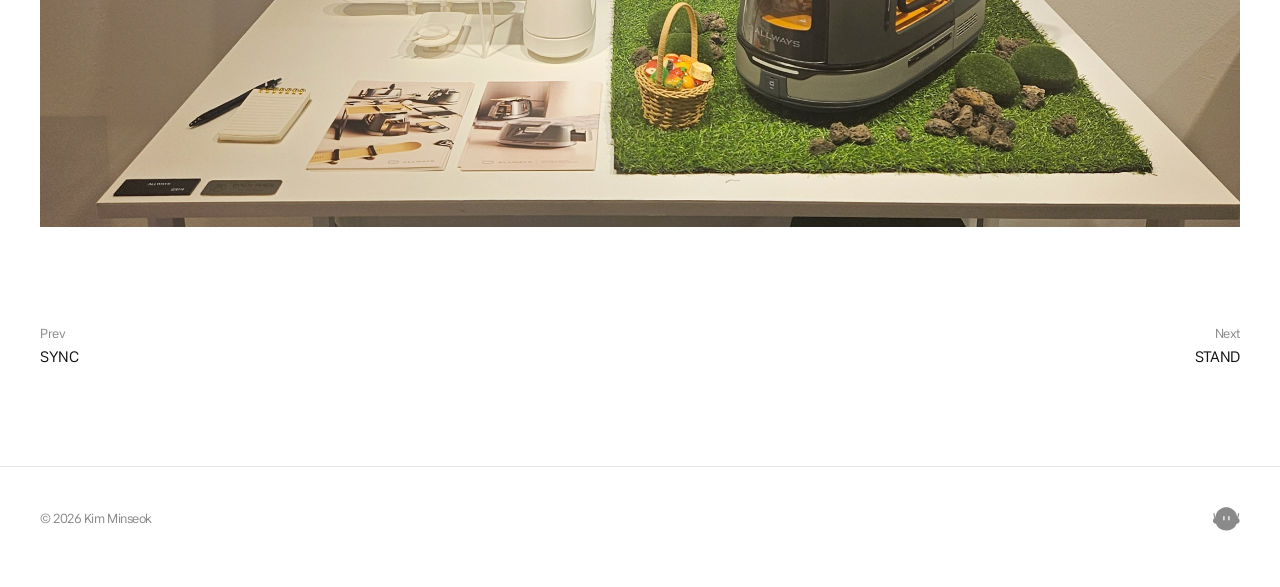
<file: allways.html>
<!doctype html>
<html lang="ko">
<head>
<meta charset="utf-8">
<meta name="viewport" content="width=device-width, initial-scale=1, viewport-fit=cover">
<title>ALLWAYS — Kim Minseok</title>
<meta name="description" content="액티브 시니어를 위한 여정 동반 모빌리티형 로봇">
<link rel="preconnect" href="https://fonts.googleapis.com"><link rel="preconnect" href="https://fonts.gstatic.com" crossorigin><link rel="stylesheet" href="https://fonts.googleapis.com/css2?family=42dot+Sans:wght@400;500;600;700&display=swap">
<link rel="icon" href="favicon.svg?v=2" type="image/svg+xml">
<link rel="icon" href="favicon-32.png?v=2" sizes="32x32" type="image/png">
<link rel="apple-touch-icon" href="apple-touch-icon.png?v=2">
<link rel="stylesheet" href="assets/style.css?v=1794219512">
</head>
<body>
<header class="top"><div class="wrap">
  <a href="portfolio.html"><b>POINT OF VIEW</b></a>
  <nav><a href="portfolio.html">Work</a><a href="about.html">About</a><a href="point_of_view.pdf?v=1793337317" download="point_of_view.pdf">PDF</a><a href="https://sseogie.github.io/curio/" target="_blank" rel="noopener">Curio ↗</a></nav>
</div></header>
<main>
<div class="wrap">
<div class="p-head">
  <a class="back" href="portfolio.html">← Work</a>
  <h1>ALLWAYS</h1>
  <p class="sub">액티브 시니어를 위한 여정 동반 모빌리티형 로봇</p>
  <p class="meta"><span class="mi">2025.03 – 2025.10</span><span class="dot"> · </span><span class="mi">Personal Project</span><span class="dot"> · </span><span class="mi">PIN UP 2026 / 2025 INDEF</span></p>
</div>
</div>
<div class="p-hero natural"><img src="images/allways-hero.jpg?v=1791817688" width="2400" height="1507" alt="ALLWAYS 대표 이미지"></div>
<div class="wrap">
<div class="p-text"><div><h3>Background</h3><p>고령화 사회로 접어든 오늘날, 은퇴 후에도 단순한 휴식이 아닌 여행 트레킹 등 외부 활동을 즐기려는 액티브 시니어가 증가하고 있다. 이들은 여가를 통해 자율성과 삶의 활력을 추구하지만, 체력 저하, 장거리 이동의 피로, 낯선 환경에 대한 불안 등으로 인해 활동 지속에 제약을 겪는다. 이에 따라 신체적 부담을 줄이고 외부 활동의 자율성과 안전성을 높이는 액티브 시니어를 위한 여행 동반 로봇 ALLWAYS를 제안한다.</p></div><div><h3>Concept &amp; Solution</h3><p>액티브 시니어가 겪는 페인포인트를 크게 4가지 그룹으로 묶어 시니어 맞춤 정보 제공과 체력 및 이동 경험 향상, 원스톱 경험 서비스, 데이터 관리 및 보상을 기회요소로 발견하였고, 조형적으로 전체적으로 곡선이 아래로 갈수록 넓어지며 안정적이고 부드러운 조형으로 친숙한 이미지로 사용자에게 다가간다. 중앙에는 넓게 열린 오픈 트레이 공간과 전면으로 확장되는 수납함, 내부를 볼 수 있는 글라스를 배치해 솔리드한 실루엣에 개방감을 더했다.</p></div></div>
<div class="imgs">
<img src="images/allways-2.jpg?v=1791860482" width="2400" height="1350" alt="ALLWAYS 이미지 1" loading="lazy">
<img src="images/allways-4.jpg?v=1791860483" width="2400" height="1776" alt="ALLWAYS 이미지 2" loading="lazy">
<img src="images/allways-3.jpg?v=1791860483" width="2400" height="1774" alt="ALLWAYS 이미지 3" loading="lazy">
<img src="images/allways-7.jpg?v=1791860663" width="2400" height="2141" alt="ALLWAYS 이미지 4" loading="lazy">
<img src="images/allways-8.jpg?v=1795418093" width="2400" height="2135" alt="ALLWAYS 이미지 5" loading="lazy">
<img src="images/allways-1.jpg?v=1791860846" width="2400" height="921" alt="ALLWAYS 이미지 6" loading="lazy">
<img src="images/allways-6.jpg?v=1791860484" width="2400" height="846" alt="ALLWAYS 이미지 7" loading="lazy">
<img src="images/allways-5.jpg?v=1791860484" width="2400" height="2182" alt="ALLWAYS 이미지 8" loading="lazy">
</div>
<nav class="pn"><a href="sync.html"><span>Prev</span>SYNC</a><a href="stand.html"><span>Next</span>STAND</a></nav>
</div>
</main>
<footer><div class="wrap"><span>© <span data-year>2026</span> Kim Minseok</span><svg class="curio" width="23" height="20" viewBox="0 0 23 20" aria-hidden="true"><path fill="currentColor" d="M21.4371 9.4251L22.2324 6.2537C22.3698 5.70579 22.2622 4.79628 21.7861 4.6428C21.7805 4.64085 21.7743 4.6402 21.7678 4.6402C21.702 4.6402 21.6003 4.72962 21.5798 4.79921L20.4815 8.61347C20.435 7.2019 20.1062 5.85309 19.4164 4.61776C18.2769 2.57634 16.3126 1.04055 13.955 0.368745C13.0906 0.122915 12.2042 0 11.3177 0C10.4313 0 9.48773 0.130719 8.59849 0.392157C5.89789 1.18558 3.7317 3.1327 2.75034 5.61149C2.36759 6.57887 2.2001 7.56447 2.15234 8.62063L1.06056 4.81547C1.03885 4.73905 0.938663 4.63955 0.864223 4.63955C0.85709 4.63955 0.849956 4.6402 0.843443 4.64248C0.407661 4.77319 0.25413 5.65311 0.389361 6.19517L1.19641 9.42965C0.104631 10.0231 -0.188476 11.2948 0.109592 12.4108C0.430923 13.4244 1.31148 14.1072 2.44017 14.1072C2.47956 14.1072 2.51926 14.1063 2.55896 14.1046C3.19914 16.3301 5.02384 18.0428 7.244 18.9825C8.53894 19.5311 9.93034 19.8026 11.3189 19.8026C12.9166 19.8026 14.5099 19.4427 15.9441 18.7299C17.918 17.7495 19.5095 16.147 20.0814 14.0994C20.1329 14.1027 20.1841 14.1043 20.2349 14.1043C21.3329 14.1043 22.2436 13.3834 22.528 12.3868C22.8161 11.277 22.519 10.0179 21.4371 9.4251ZM9.83884 10.7255C9.83884 11.0344 9.5997 11.2848 9.30505 11.2848C9.01039 11.2848 8.77125 11.0344 8.77125 10.7255V8.09742C8.77125 7.78851 9.01039 7.53813 9.30505 7.53813C9.45238 7.53813 9.58575 7.60056 9.68252 7.70202C9.77929 7.80347 9.83884 7.94297 9.83884 8.09742V10.7255ZM14.0754 10.7255C14.0754 11.0344 13.8362 11.2848 13.5416 11.2848C13.2469 11.2848 13.0081 11.0344 13.0081 10.7255V8.09742C13.0081 7.78851 13.2469 7.53813 13.5416 7.53813C13.6889 7.53813 13.8223 7.60056 13.9191 7.70202C14.0158 7.80347 14.0754 7.94297 14.0754 8.09742V10.7255Z"/></svg></div></footer>
<script src="assets/main.js"></script>
</body>
</html>
</file>
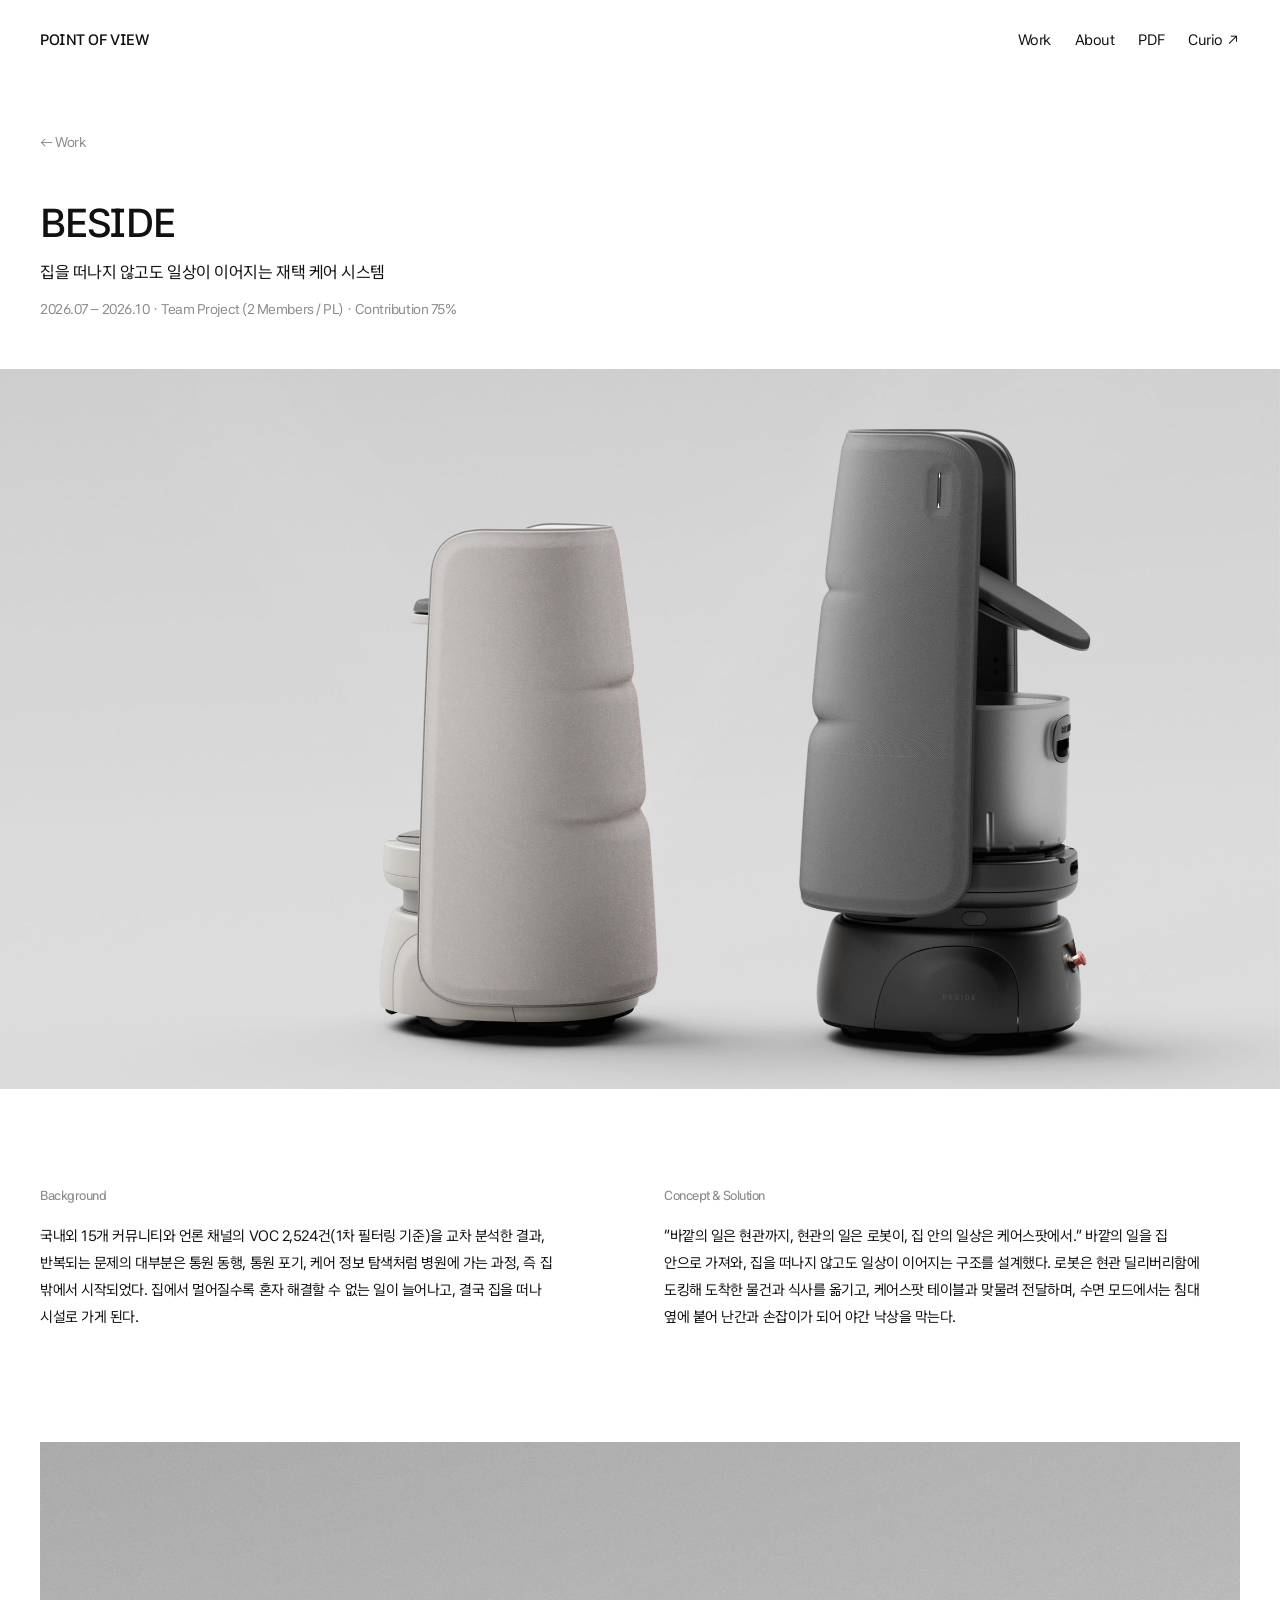
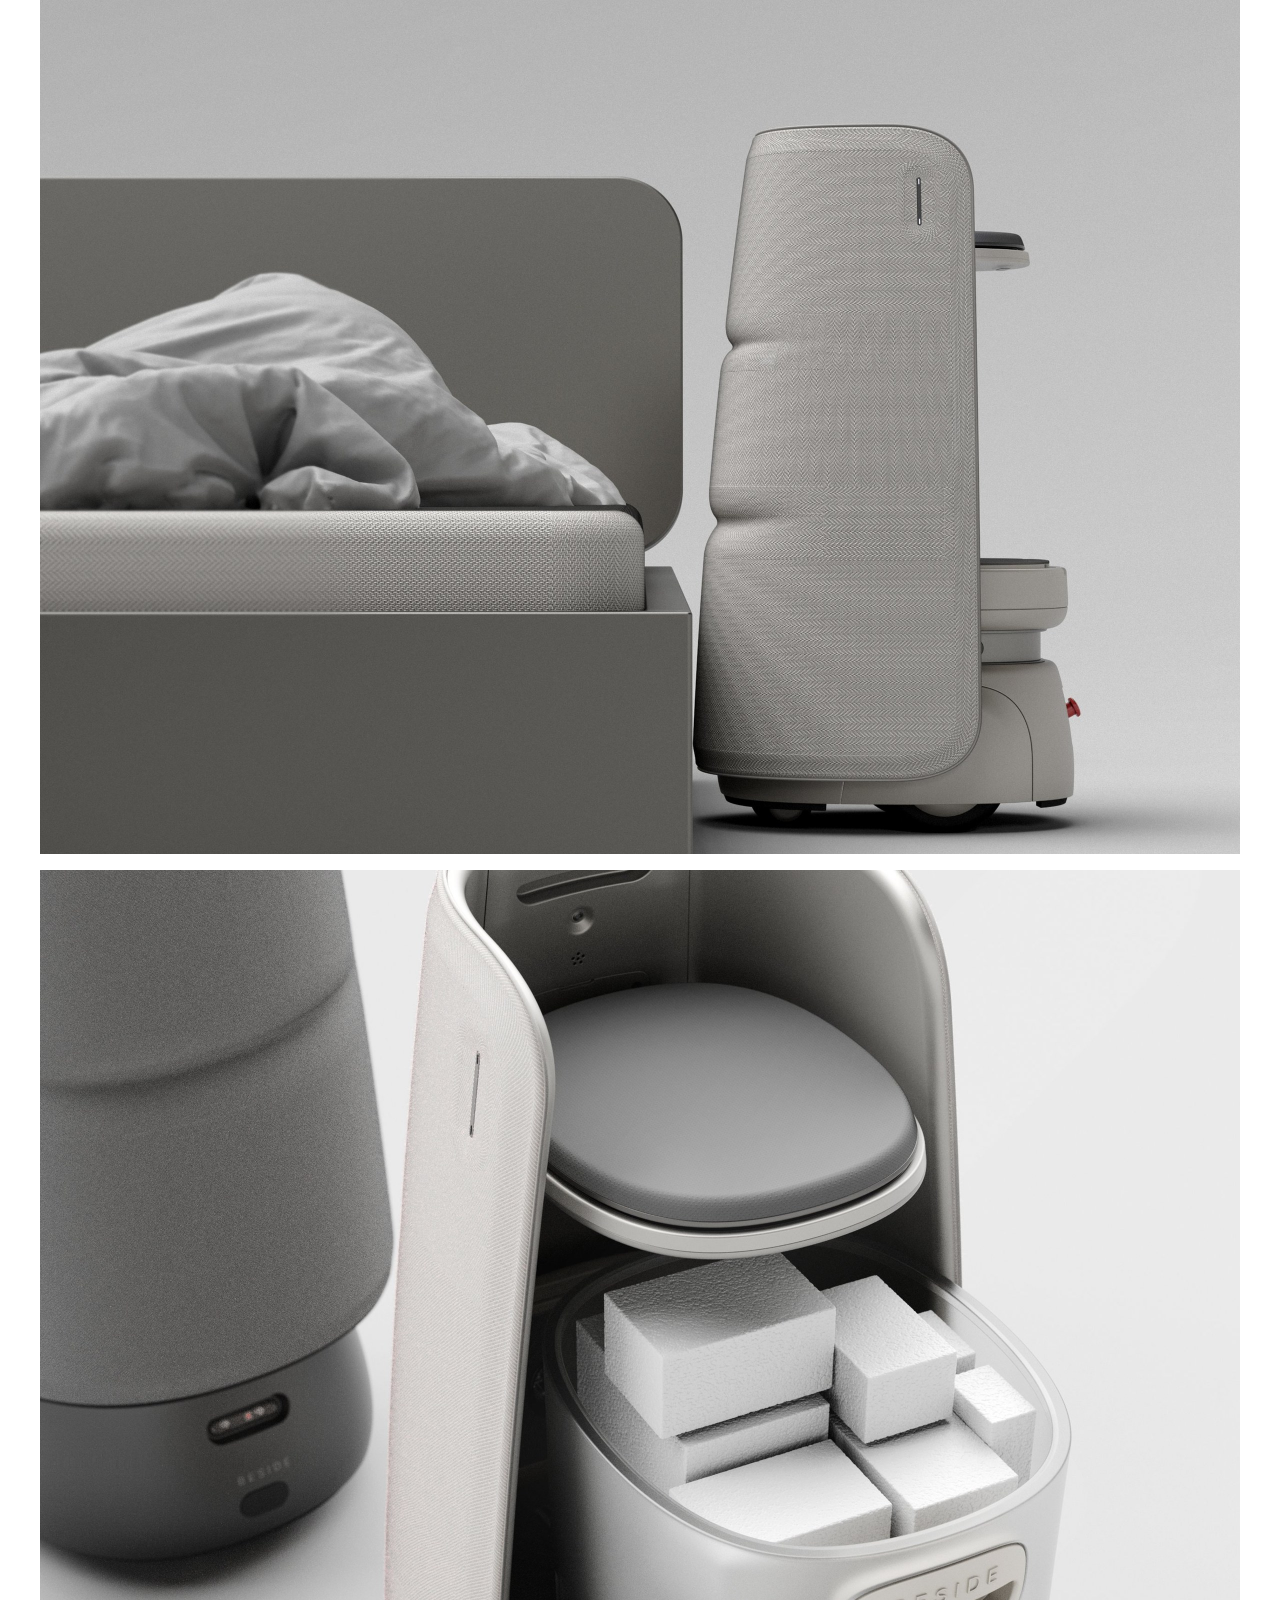
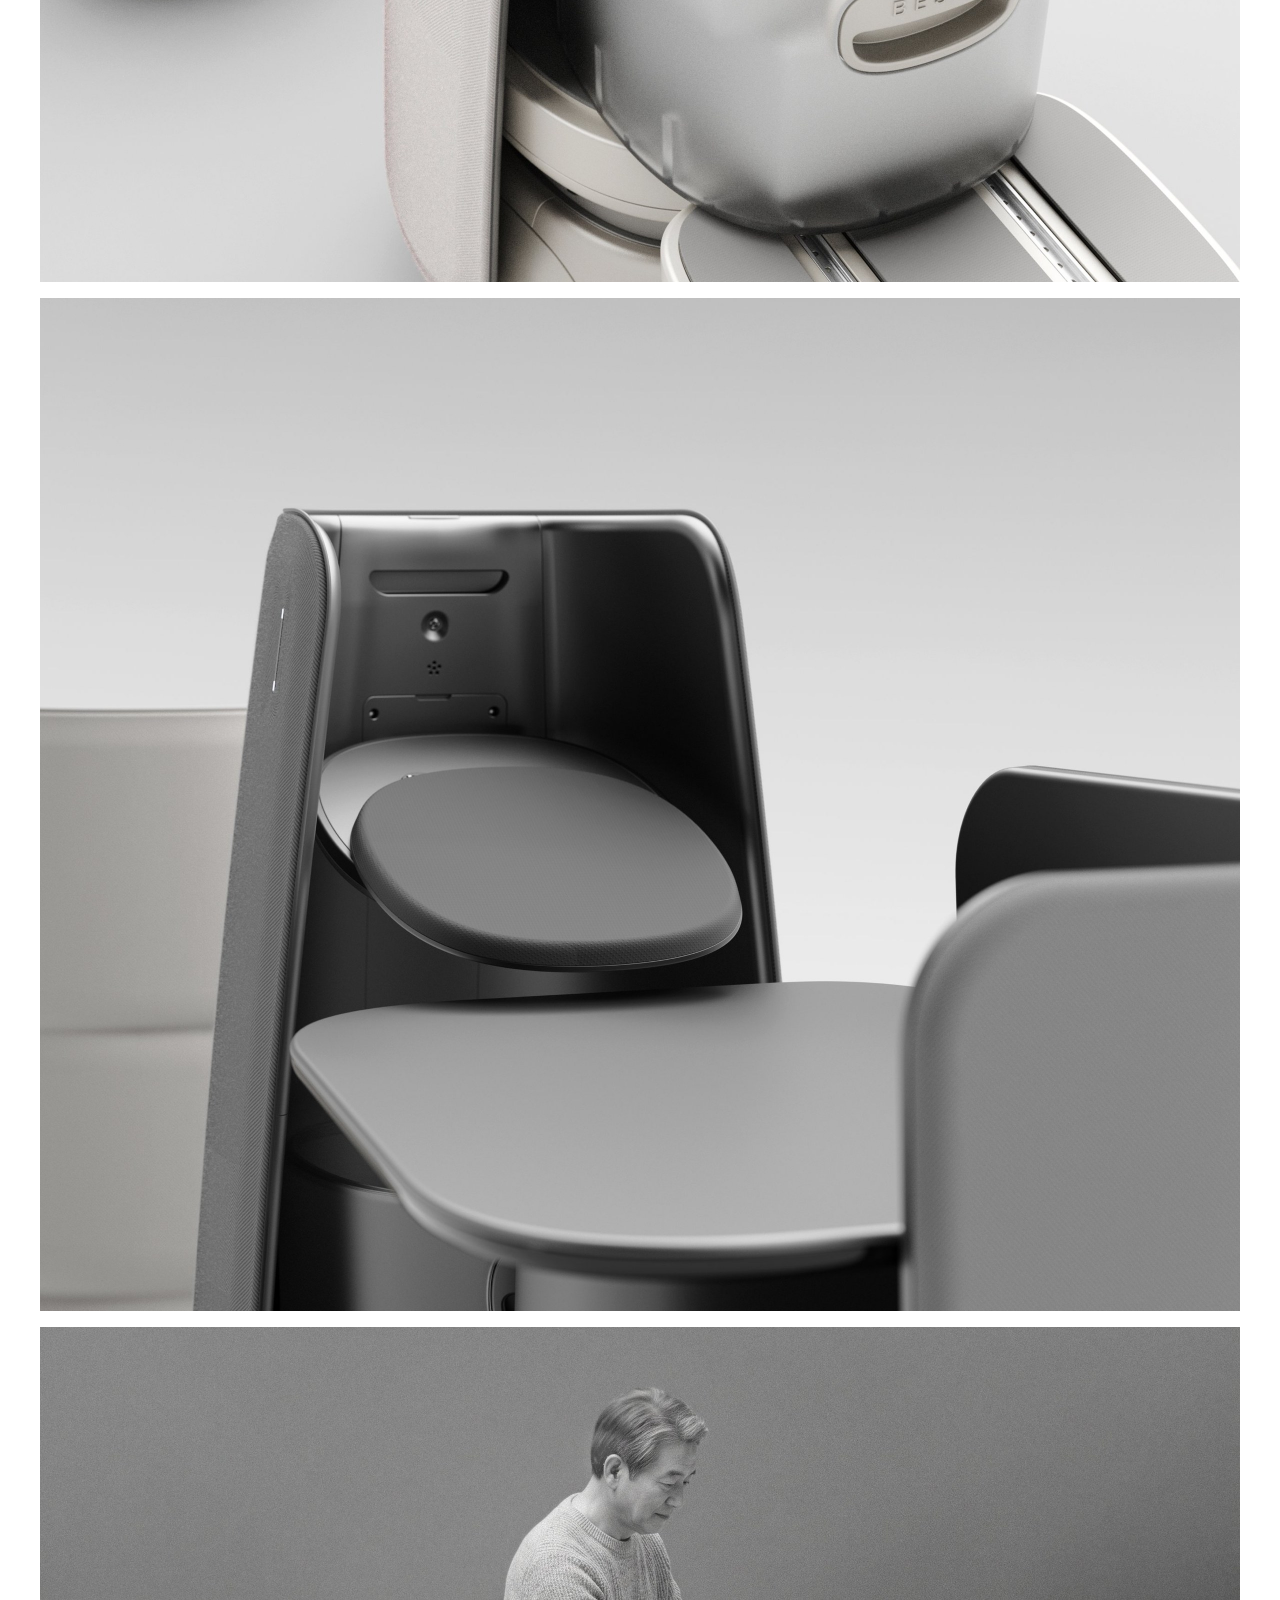
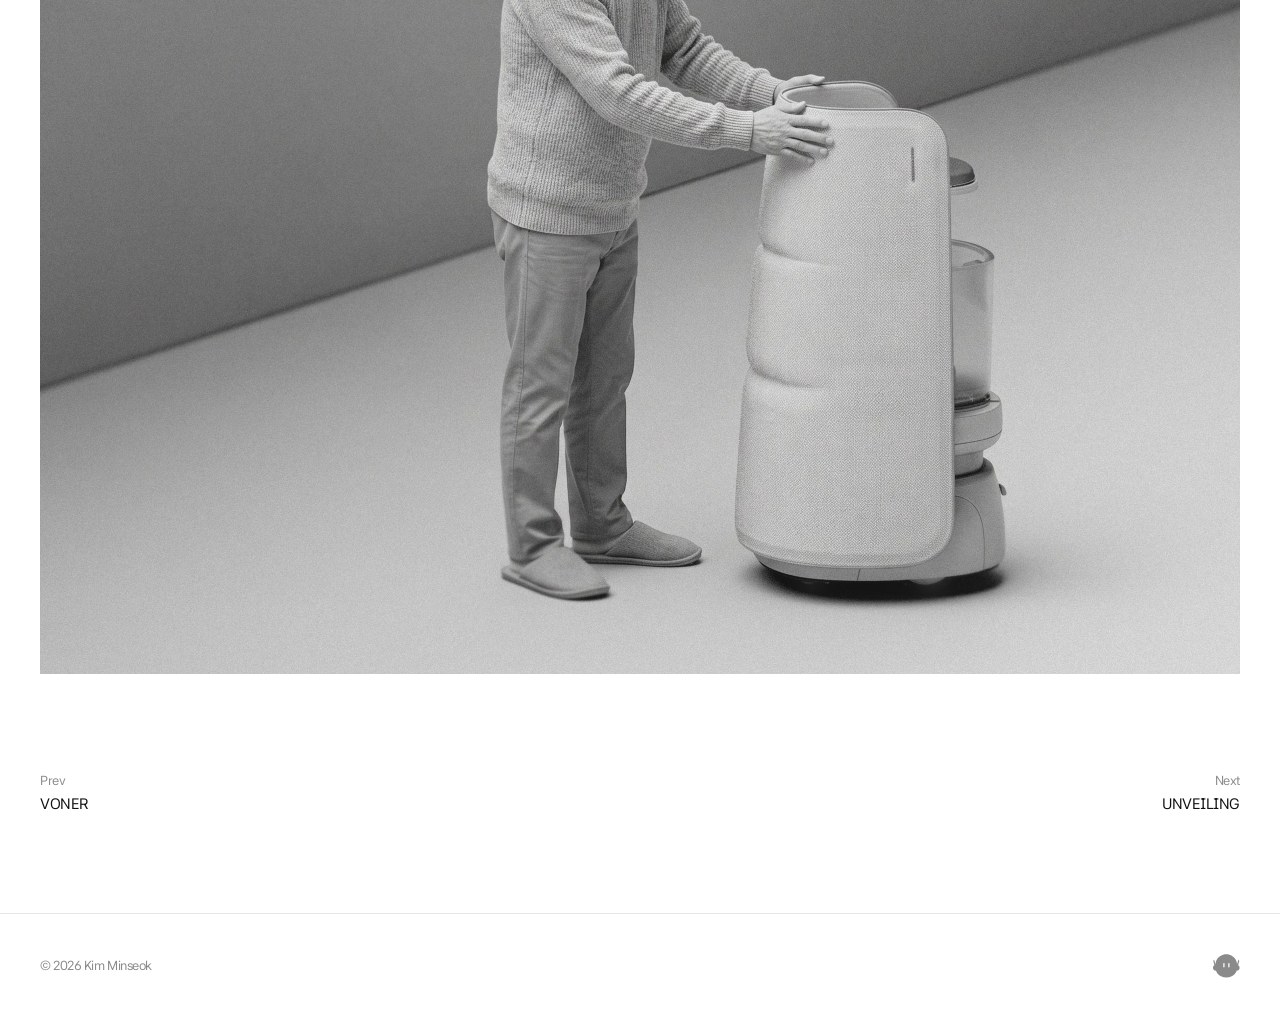
<file: beside.html>
<!doctype html>
<html lang="ko">
<head>
<meta charset="utf-8">
<meta name="viewport" content="width=device-width, initial-scale=1, viewport-fit=cover">
<title>BESIDE — Kim Minseok</title>
<meta name="description" content="집을 떠나지 않고도 일상이 이어지는 재택 케어 시스템">
<link rel="preconnect" href="https://fonts.googleapis.com"><link rel="preconnect" href="https://fonts.gstatic.com" crossorigin><link rel="stylesheet" href="https://fonts.googleapis.com/css2?family=42dot+Sans:wght@400;500;600;700&display=swap">
<link rel="icon" href="favicon.svg?v=2" type="image/svg+xml">
<link rel="icon" href="favicon-32.png?v=2" sizes="32x32" type="image/png">
<link rel="apple-touch-icon" href="apple-touch-icon.png?v=2">
<link rel="stylesheet" href="assets/style.css?v=1794219512">
</head>
<body>
<header class="top"><div class="wrap">
  <a href="portfolio.html"><b>POINT OF VIEW</b></a>
  <nav><a href="portfolio.html">Work</a><a href="about.html">About</a><a href="point_of_view.pdf?v=1793337317" download="point_of_view.pdf">PDF</a><a href="https://sseogie.github.io/curio/" target="_blank" rel="noopener">Curio ↗</a></nav>
</div></header>
<main>
<div class="wrap">
<div class="p-head">
  <a class="back" href="portfolio.html">← Work</a>
  <h1>BESIDE</h1>
  <p class="sub">집을 떠나지 않고도 일상이 이어지는 재택 케어 시스템</p>
  <p class="meta"><span class="mi">2026.07 – 2026.10</span><span class="dot"> · </span><span class="mi">Team Project (2 Members / PL) · Contribution 75%</span></p>
</div>
</div>
<div class="p-hero"><img src="images/beside-hero.jpg?v=1793110815" width="2400" height="1350" alt="BESIDE 대표 이미지"></div>
<div class="wrap">
<div class="p-text"><div><h3>Background</h3><p>국내외 15개 커뮤니티와 언론 채널의 VOC 2,524건(1차 필터링 기준)을 교차 분석한 결과, 반복되는 문제의 대부분은 통원 동행, 통원 포기, 케어 정보 탐색처럼 병원에 가는 과정, 즉 집 밖에서 시작되었다. 집에서 멀어질수록 혼자 해결할 수 없는 일이 늘어나고, 결국 집을 떠나 시설로 가게 된다.</p></div><div><h3>Concept &amp; Solution</h3><p>&quot;바깥의 일은 현관까지, 현관의 일은 로봇이, 집 안의 일상은 케어스팟에서.&quot; 바깥의 일을 집 안으로 가져와, 집을 떠나지 않고도 일상이 이어지는 구조를 설계했다. 로봇은 현관 딜리버리함에 도킹해 도착한 물건과 식사를 옮기고, 케어스팟 테이블과 맞물려 전달하며, 수면 모드에서는 침대 옆에 붙어 난간과 손잡이가 되어 야간 낙상을 막는다.</p></div></div>
<div class="imgs">
<img src="images/beside-1.jpg?v=1793110816" width="2400" height="2024" alt="BESIDE 이미지 1" loading="lazy">
<img src="images/beside-2.jpg?v=1793110816" width="2400" height="2024" alt="BESIDE 이미지 2" loading="lazy">
<img src="images/beside-3.jpg?v=1793110817" width="2400" height="2026" alt="BESIDE 이미지 3" loading="lazy">
<img src="images/beside-4.jpg?v=1793110817" width="2400" height="1894" alt="BESIDE 이미지 4" loading="lazy">
</div>
<nav class="pn"><a href="voner.html"><span>Prev</span>VONER</a><a href="unveiling.html"><span>Next</span>UNVEILING</a></nav>
</div>
</main>
<footer><div class="wrap"><span>© <span data-year>2026</span> Kim Minseok</span><svg class="curio" width="23" height="20" viewBox="0 0 23 20" aria-hidden="true"><path fill="currentColor" d="M21.4371 9.4251L22.2324 6.2537C22.3698 5.70579 22.2622 4.79628 21.7861 4.6428C21.7805 4.64085 21.7743 4.6402 21.7678 4.6402C21.702 4.6402 21.6003 4.72962 21.5798 4.79921L20.4815 8.61347C20.435 7.2019 20.1062 5.85309 19.4164 4.61776C18.2769 2.57634 16.3126 1.04055 13.955 0.368745C13.0906 0.122915 12.2042 0 11.3177 0C10.4313 0 9.48773 0.130719 8.59849 0.392157C5.89789 1.18558 3.7317 3.1327 2.75034 5.61149C2.36759 6.57887 2.2001 7.56447 2.15234 8.62063L1.06056 4.81547C1.03885 4.73905 0.938663 4.63955 0.864223 4.63955C0.85709 4.63955 0.849956 4.6402 0.843443 4.64248C0.407661 4.77319 0.25413 5.65311 0.389361 6.19517L1.19641 9.42965C0.104631 10.0231 -0.188476 11.2948 0.109592 12.4108C0.430923 13.4244 1.31148 14.1072 2.44017 14.1072C2.47956 14.1072 2.51926 14.1063 2.55896 14.1046C3.19914 16.3301 5.02384 18.0428 7.244 18.9825C8.53894 19.5311 9.93034 19.8026 11.3189 19.8026C12.9166 19.8026 14.5099 19.4427 15.9441 18.7299C17.918 17.7495 19.5095 16.147 20.0814 14.0994C20.1329 14.1027 20.1841 14.1043 20.2349 14.1043C21.3329 14.1043 22.2436 13.3834 22.528 12.3868C22.8161 11.277 22.519 10.0179 21.4371 9.4251ZM9.83884 10.7255C9.83884 11.0344 9.5997 11.2848 9.30505 11.2848C9.01039 11.2848 8.77125 11.0344 8.77125 10.7255V8.09742C8.77125 7.78851 9.01039 7.53813 9.30505 7.53813C9.45238 7.53813 9.58575 7.60056 9.68252 7.70202C9.77929 7.80347 9.83884 7.94297 9.83884 8.09742V10.7255ZM14.0754 10.7255C14.0754 11.0344 13.8362 11.2848 13.5416 11.2848C13.2469 11.2848 13.0081 11.0344 13.0081 10.7255V8.09742C13.0081 7.78851 13.2469 7.53813 13.5416 7.53813C13.6889 7.53813 13.8223 7.60056 13.9191 7.70202C14.0158 7.80347 14.0754 7.94297 14.0754 8.09742V10.7255Z"/></svg></div></footer>
<script src="assets/main.js"></script>
</body>
</html>
</file>
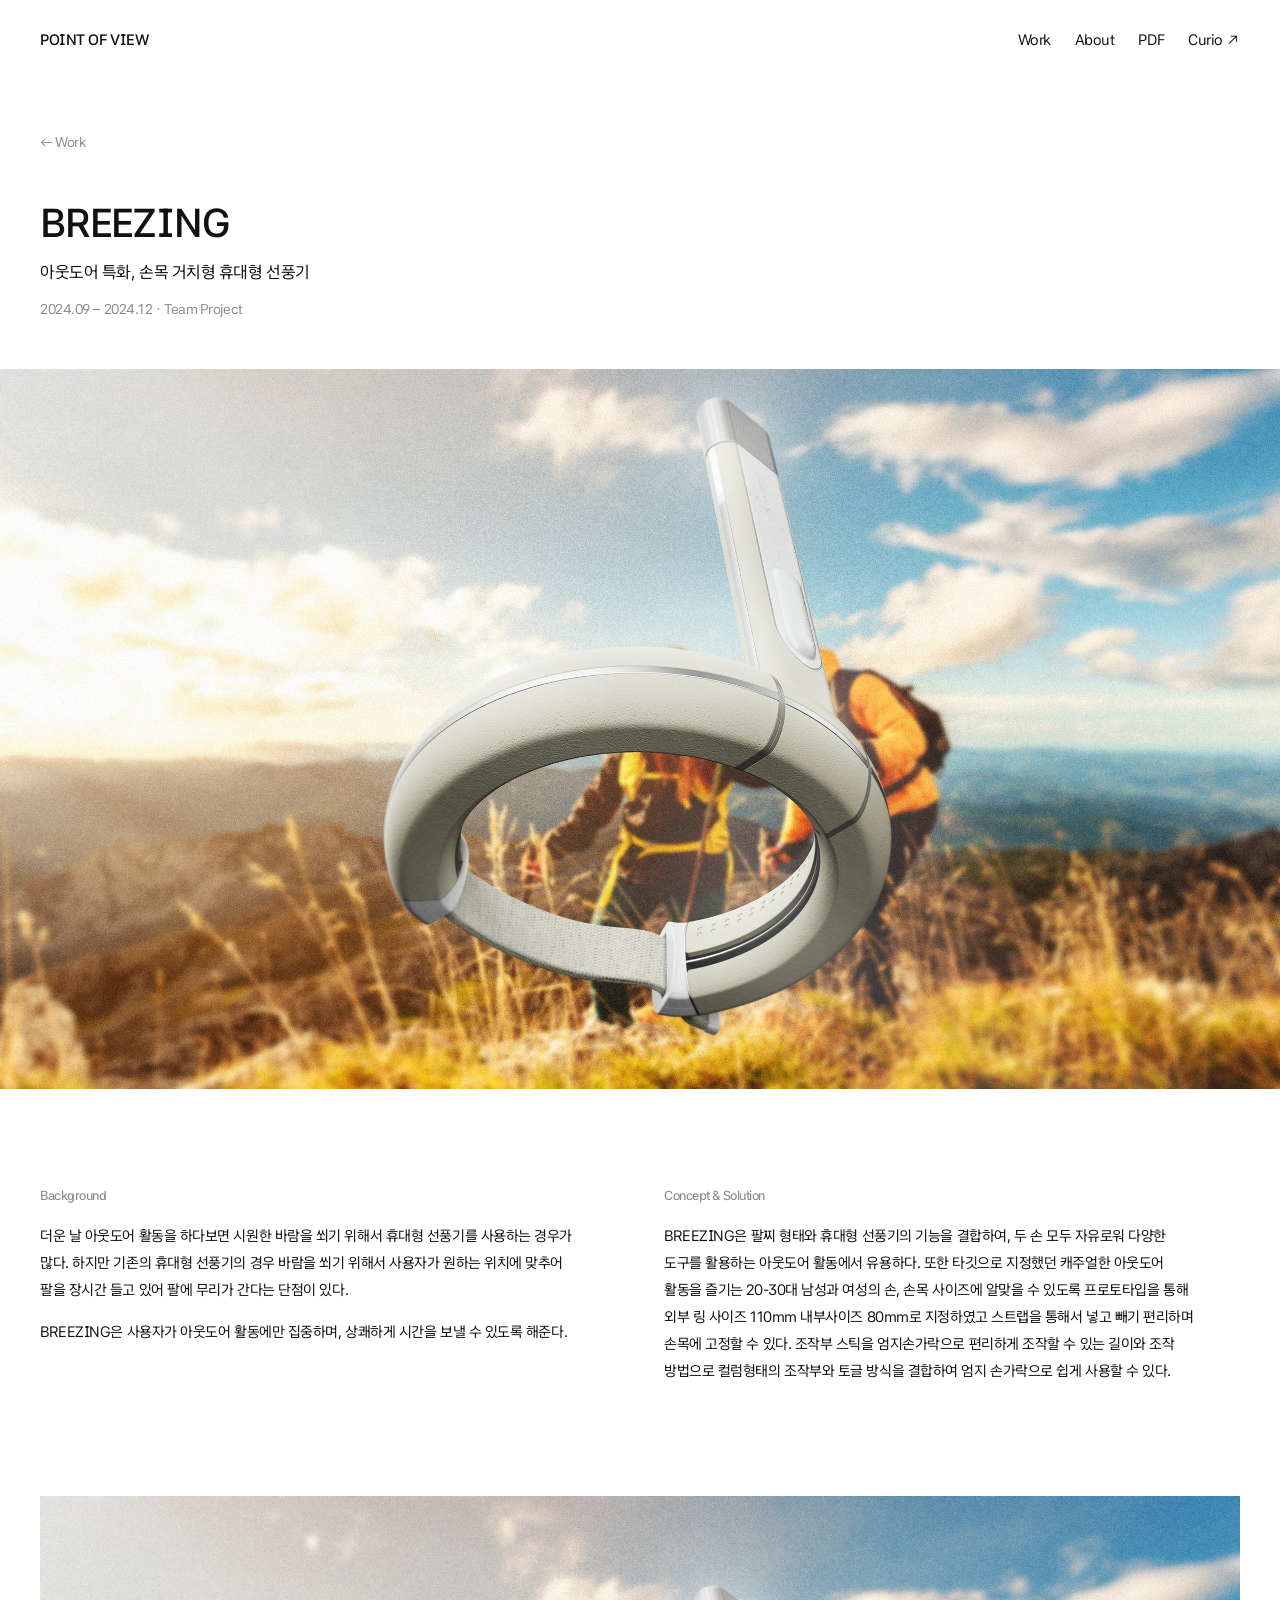
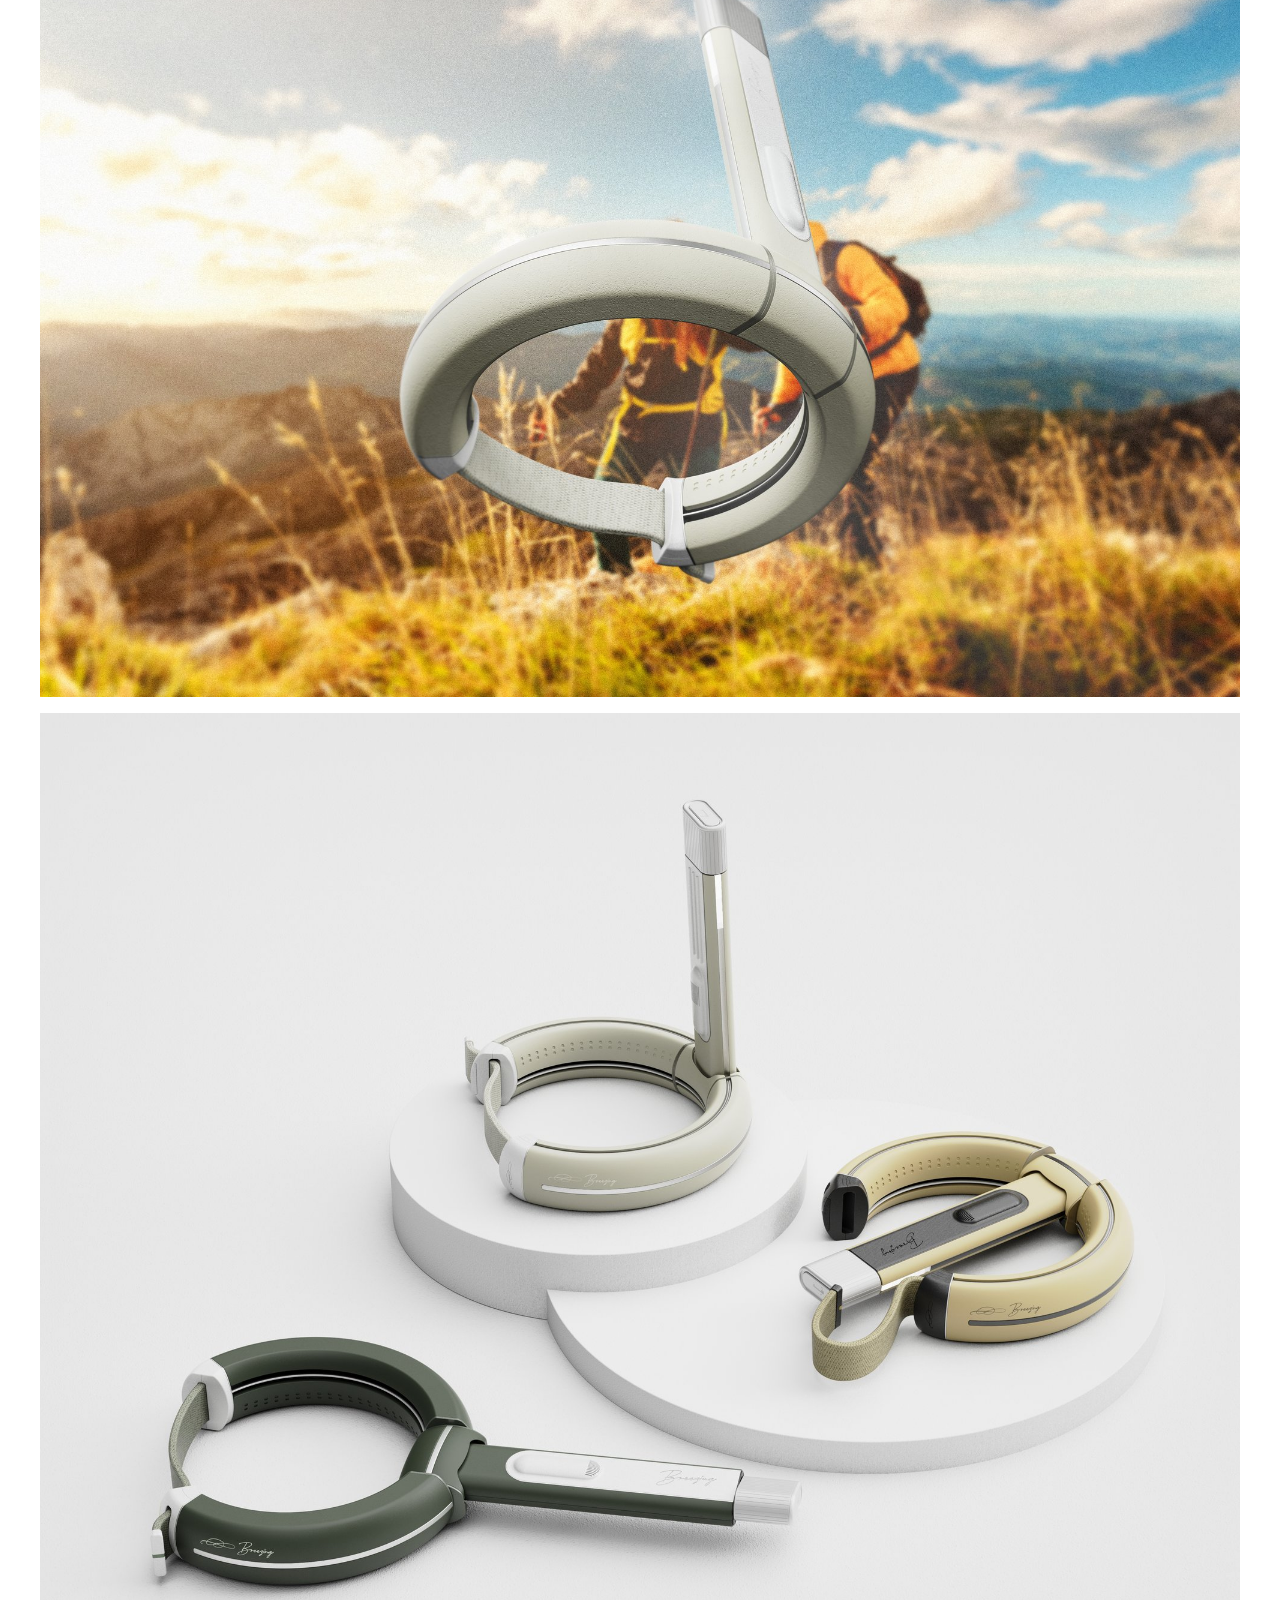
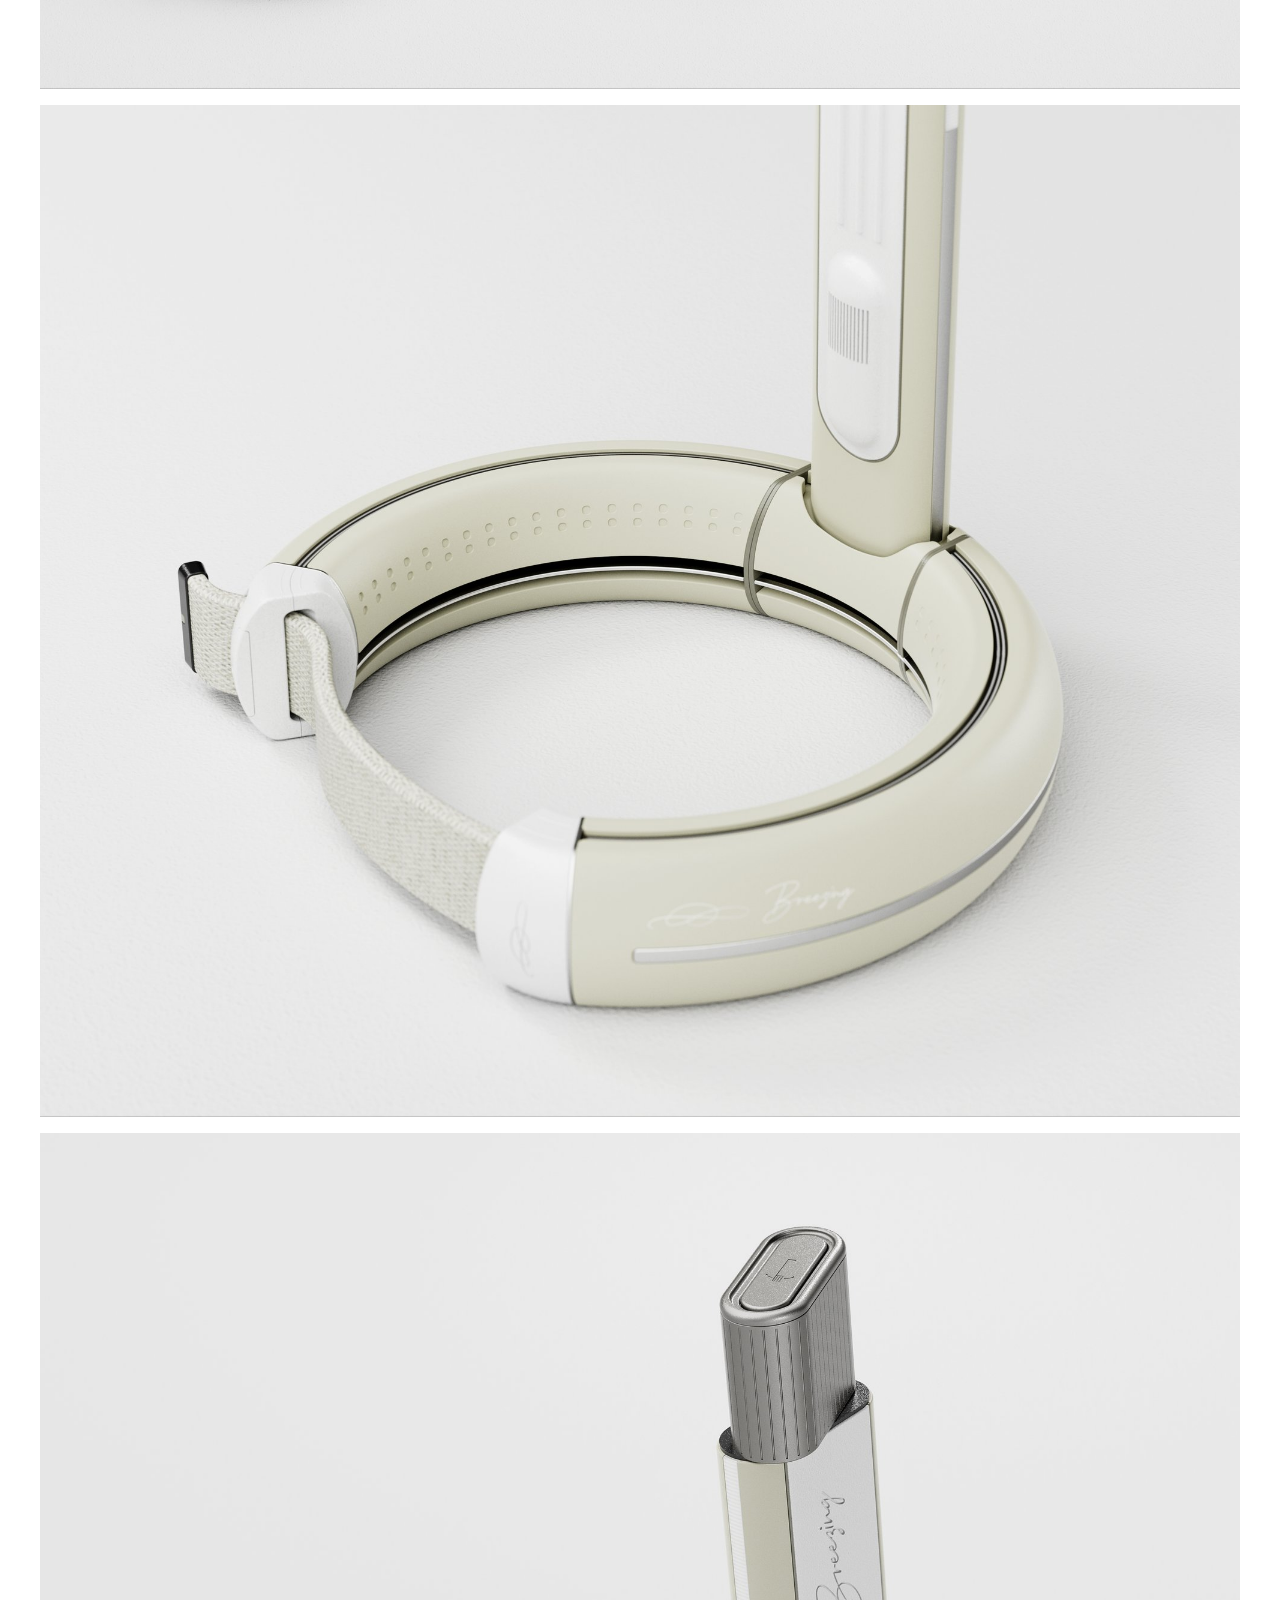
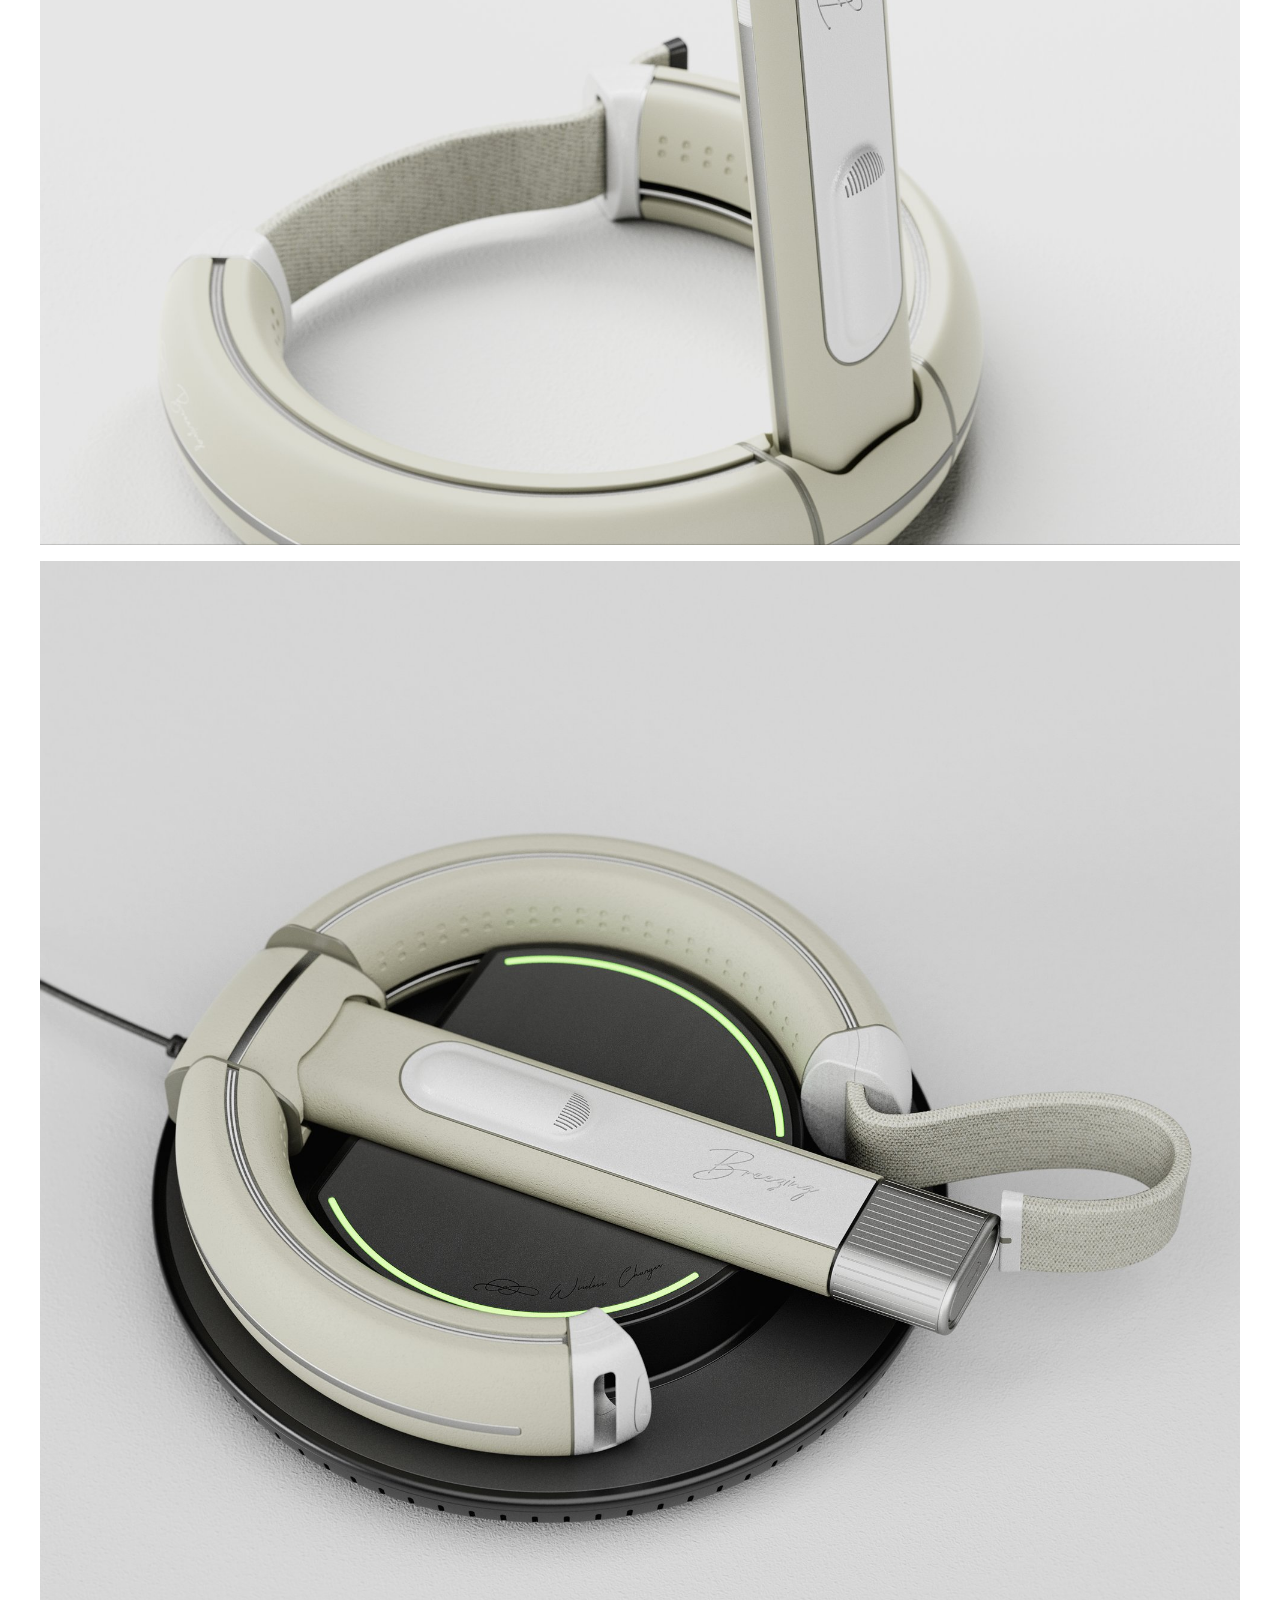
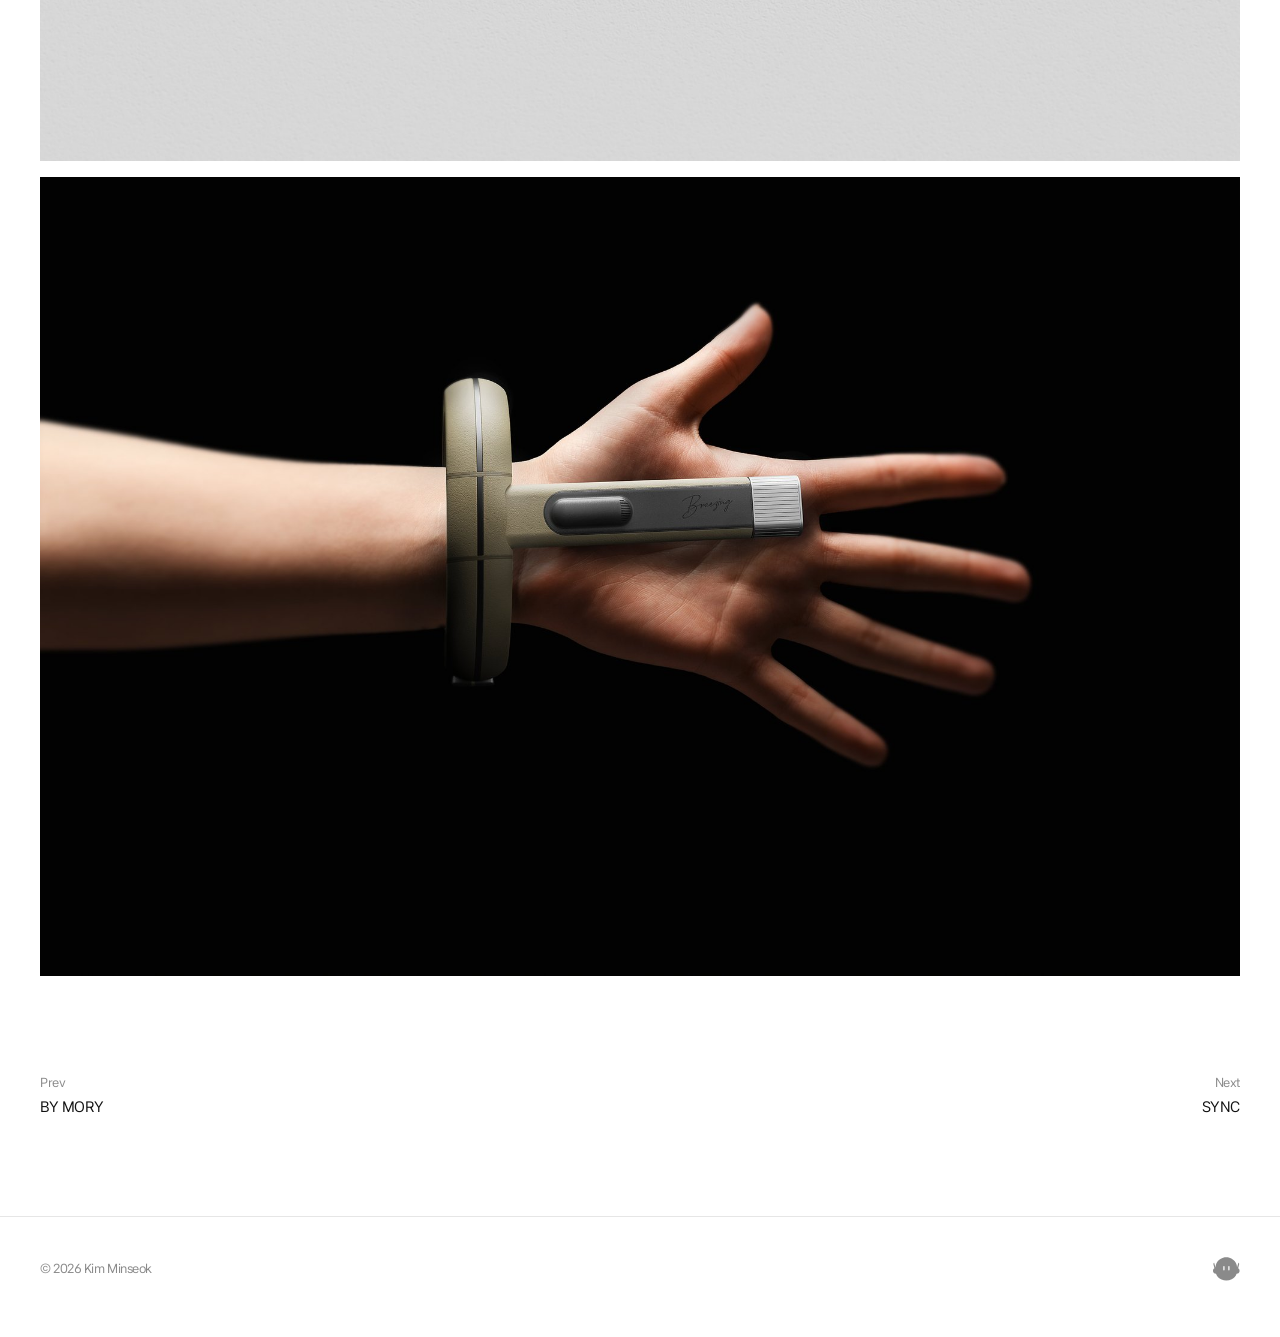
<file: brezzing.html>
<!doctype html>
<html lang="ko">
<head>
<meta charset="utf-8">
<meta name="viewport" content="width=device-width, initial-scale=1, viewport-fit=cover">
<title>BREEZING — Kim Minseok</title>
<meta name="description" content="아웃도어 특화, 손목 거치형 휴대형 선풍기">
<link rel="preconnect" href="https://fonts.googleapis.com"><link rel="preconnect" href="https://fonts.gstatic.com" crossorigin><link rel="stylesheet" href="https://fonts.googleapis.com/css2?family=42dot+Sans:wght@400;500;600;700&display=swap">
<link rel="icon" href="favicon.svg?v=2" type="image/svg+xml">
<link rel="icon" href="favicon-32.png?v=2" sizes="32x32" type="image/png">
<link rel="apple-touch-icon" href="apple-touch-icon.png?v=2">
<link rel="stylesheet" href="assets/style.css?v=1794219512">
</head>
<body>
<header class="top"><div class="wrap">
  <a href="portfolio.html"><b>POINT OF VIEW</b></a>
  <nav><a href="portfolio.html">Work</a><a href="about.html">About</a><a href="point_of_view.pdf?v=1793337317" download="point_of_view.pdf">PDF</a><a href="https://sseogie.github.io/curio/" target="_blank" rel="noopener">Curio ↗</a></nav>
</div></header>
<main>
<div class="wrap">
<div class="p-head">
  <a class="back" href="portfolio.html">← Work</a>
  <h1>BREEZING</h1>
  <p class="sub">아웃도어 특화, 손목 거치형 휴대형 선풍기</p>
  <p class="meta"><span class="mi">2024.09 – 2024.12</span><span class="dot"> · </span><span class="mi">Team Project</span></p>
</div>
</div>
<div class="p-hero"><img src="images/brezzing-hero.jpg?v=1791817251" width="2400" height="1350" alt="BREEZING 대표 이미지"></div>
<div class="wrap">
<div class="p-text"><div><h3>Background</h3><p>더운 날 아웃도어 활동을 하다보면 시원한 바람을 쐬기 위해서 휴대형 선풍기를 사용하는 경우가 많다. 하지만 기존의 휴대형 선풍기의 경우 바람을 쐬기 위해서 사용자가 원하는 위치에 맞추어 팔을 장시간 들고 있어 팔에 무리가 간다는 단점이 있다.</p><p>BREEZING은 사용자가 아웃도어 활동에만 집중하며, 상쾌하게 시간을 보낼 수 있도록 해준다.</p></div><div><h3>Concept &amp; Solution</h3><p>BREEZING은 팔찌 형태와 휴대형 선풍기의 기능을 결합하여, 두 손 모두 자유로워 다양한 도구를 활용하는 아웃도어 활동에서 유용하다. 또한 타깃으로 지정했던 캐주얼한 아웃도어 활동을 즐기는 20-30대 남성과 여성의 손, 손목 사이즈에 알맞을 수 있도록 프로토타입을 통해 외부 링 사이즈 110mm 내부사이즈 80mm로 지정하였고 스트랩을 통해서 넣고 빼기 편리하며 손목에 고정할 수 있다. 조작부 스틱을 엄지손가락으로 편리하게 조작할 수 있는 길이와 조작 방법으로 컬럼형태의 조작부와 토글 방식을 결합하여 엄지 손가락으로 쉽게 사용할 수 있다.</p></div></div>
<div class="imgs">
<img src="images/brezzing-1.jpg?v=1791781372" width="2000" height="1335" alt="BREEZING 이미지 1" loading="lazy">
<img src="images/brezzing-2.jpg?v=1791781372" width="2000" height="1627" alt="BREEZING 이미지 2" loading="lazy">
<img src="images/brezzing-3.jpg?v=1791781372" width="2000" height="1687" alt="BREEZING 이미지 3" loading="lazy">
<img src="images/brezzing-4.jpg?v=1791781372" width="2000" height="1687" alt="BREEZING 이미지 4" loading="lazy">
<img src="images/brezzing-5.jpg?v=1791781372" width="2000" height="1999" alt="BREEZING 이미지 5" loading="lazy">
<img src="images/brezzing-6.jpg?v=1791781372" width="2000" height="1333" alt="BREEZING 이미지 6" loading="lazy">
</div>
<nav class="pn"><a href="bymory.html"><span>Prev</span>BY MORY</a><a href="sync.html"><span>Next</span>SYNC</a></nav>
</div>
</main>
<footer><div class="wrap"><span>© <span data-year>2026</span> Kim Minseok</span><svg class="curio" width="23" height="20" viewBox="0 0 23 20" aria-hidden="true"><path fill="currentColor" d="M21.4371 9.4251L22.2324 6.2537C22.3698 5.70579 22.2622 4.79628 21.7861 4.6428C21.7805 4.64085 21.7743 4.6402 21.7678 4.6402C21.702 4.6402 21.6003 4.72962 21.5798 4.79921L20.4815 8.61347C20.435 7.2019 20.1062 5.85309 19.4164 4.61776C18.2769 2.57634 16.3126 1.04055 13.955 0.368745C13.0906 0.122915 12.2042 0 11.3177 0C10.4313 0 9.48773 0.130719 8.59849 0.392157C5.89789 1.18558 3.7317 3.1327 2.75034 5.61149C2.36759 6.57887 2.2001 7.56447 2.15234 8.62063L1.06056 4.81547C1.03885 4.73905 0.938663 4.63955 0.864223 4.63955C0.85709 4.63955 0.849956 4.6402 0.843443 4.64248C0.407661 4.77319 0.25413 5.65311 0.389361 6.19517L1.19641 9.42965C0.104631 10.0231 -0.188476 11.2948 0.109592 12.4108C0.430923 13.4244 1.31148 14.1072 2.44017 14.1072C2.47956 14.1072 2.51926 14.1063 2.55896 14.1046C3.19914 16.3301 5.02384 18.0428 7.244 18.9825C8.53894 19.5311 9.93034 19.8026 11.3189 19.8026C12.9166 19.8026 14.5099 19.4427 15.9441 18.7299C17.918 17.7495 19.5095 16.147 20.0814 14.0994C20.1329 14.1027 20.1841 14.1043 20.2349 14.1043C21.3329 14.1043 22.2436 13.3834 22.528 12.3868C22.8161 11.277 22.519 10.0179 21.4371 9.4251ZM9.83884 10.7255C9.83884 11.0344 9.5997 11.2848 9.30505 11.2848C9.01039 11.2848 8.77125 11.0344 8.77125 10.7255V8.09742C8.77125 7.78851 9.01039 7.53813 9.30505 7.53813C9.45238 7.53813 9.58575 7.60056 9.68252 7.70202C9.77929 7.80347 9.83884 7.94297 9.83884 8.09742V10.7255ZM14.0754 10.7255C14.0754 11.0344 13.8362 11.2848 13.5416 11.2848C13.2469 11.2848 13.0081 11.0344 13.0081 10.7255V8.09742C13.0081 7.78851 13.2469 7.53813 13.5416 7.53813C13.6889 7.53813 13.8223 7.60056 13.9191 7.70202C14.0158 7.80347 14.0754 7.94297 14.0754 8.09742V10.7255Z"/></svg></div></footer>
<script src="assets/main.js"></script>
</body>
</html>
</file>
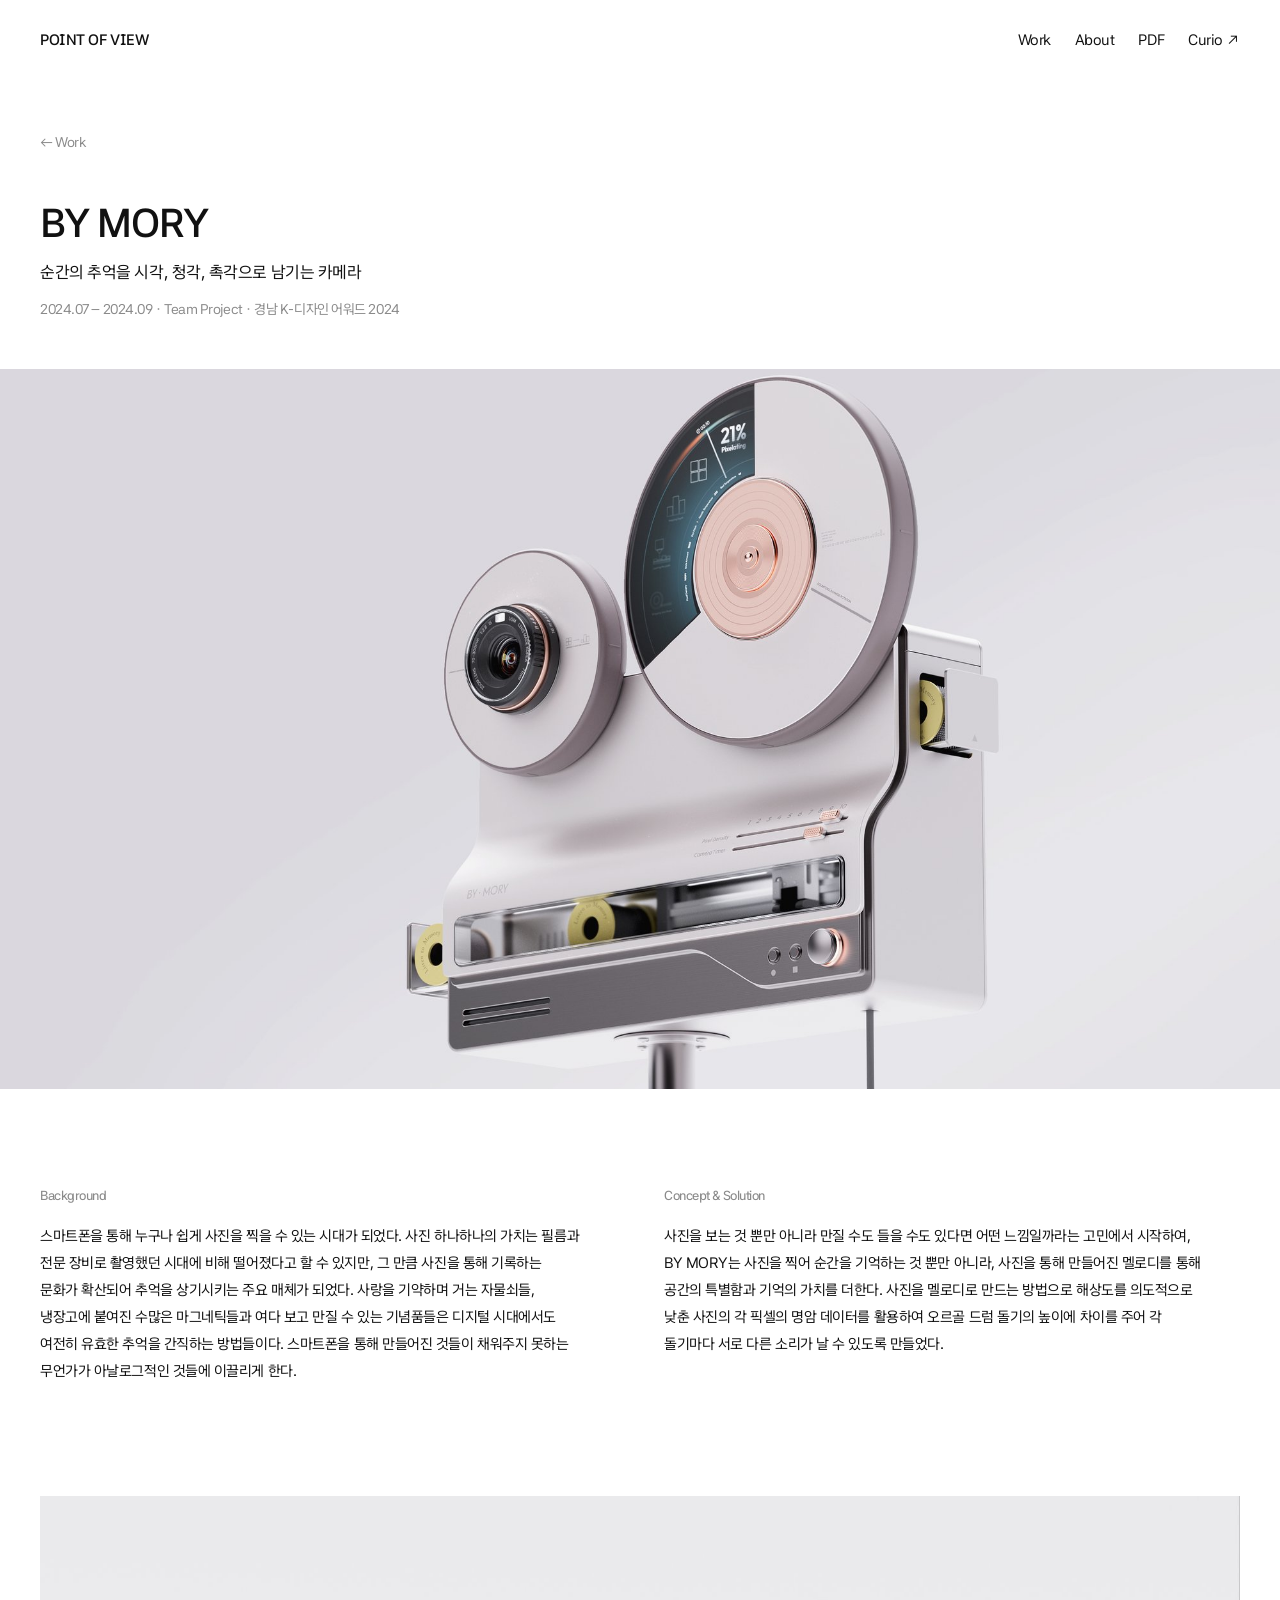
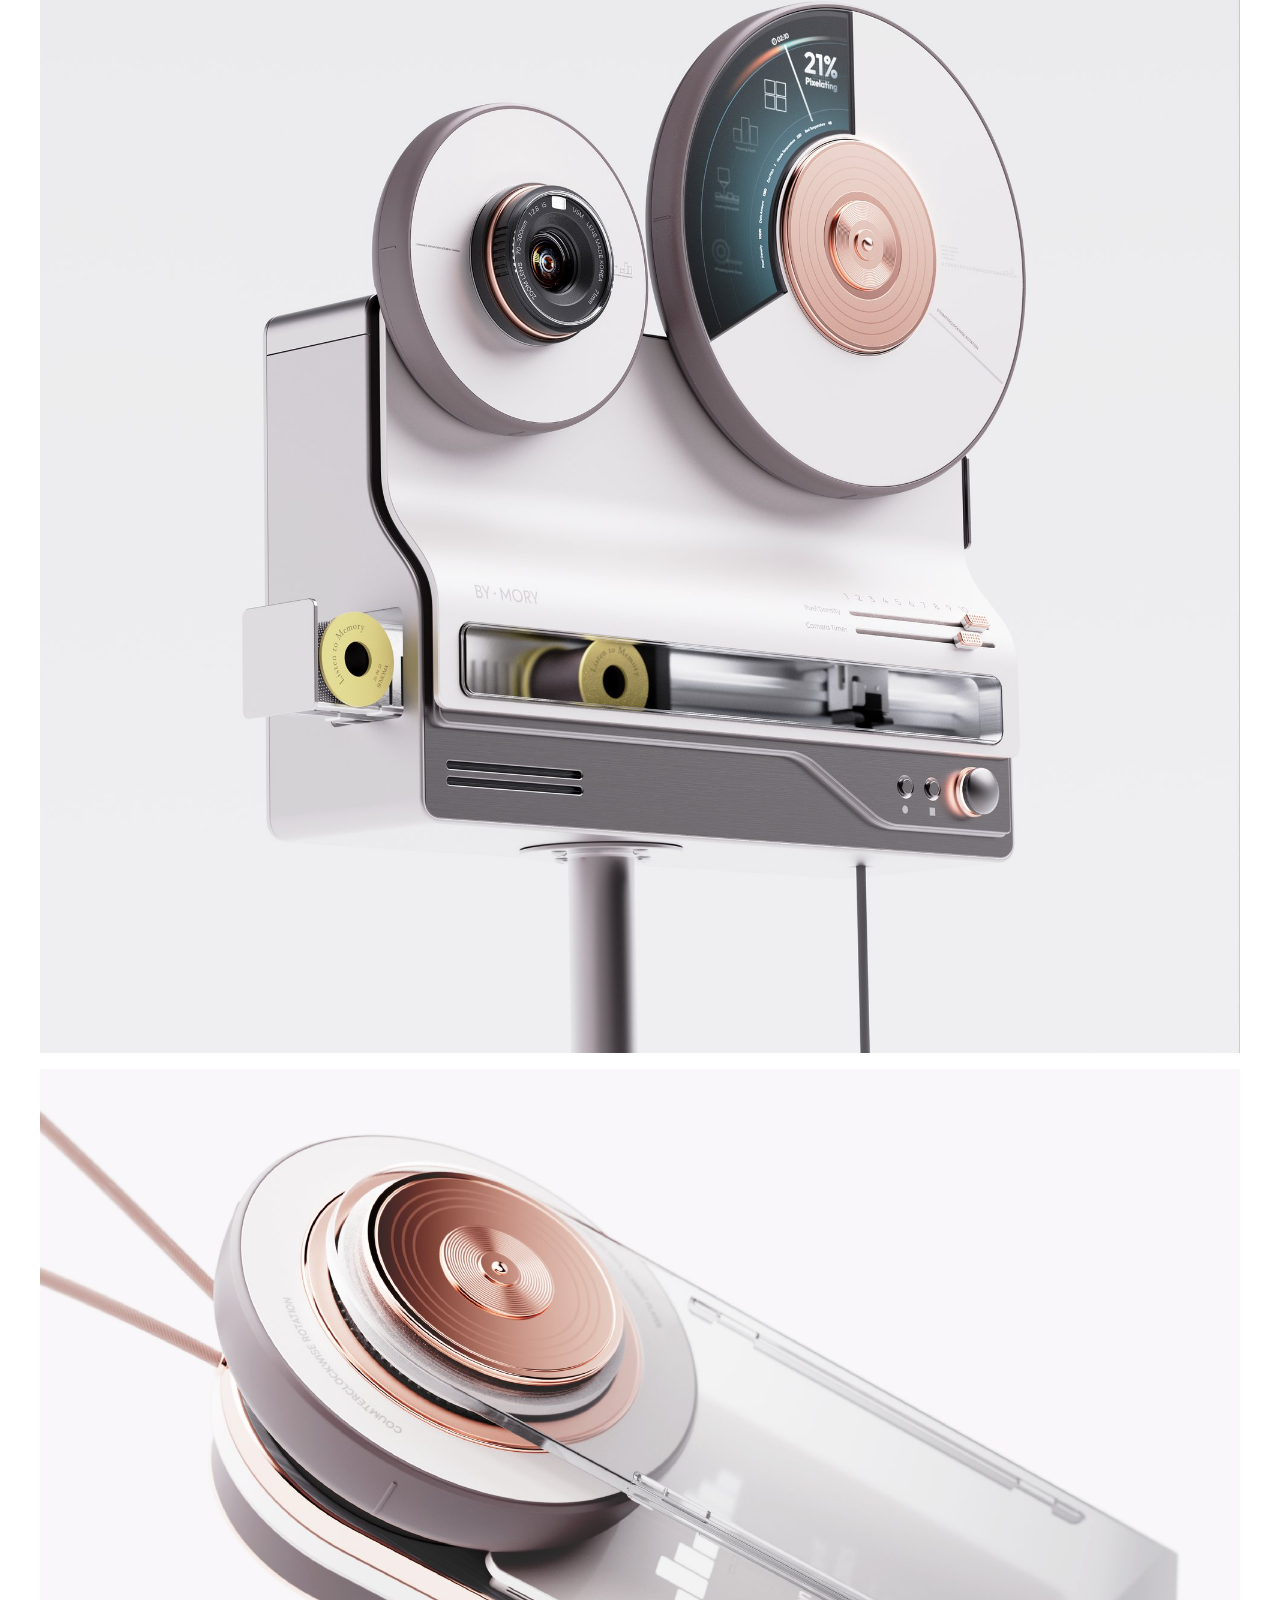
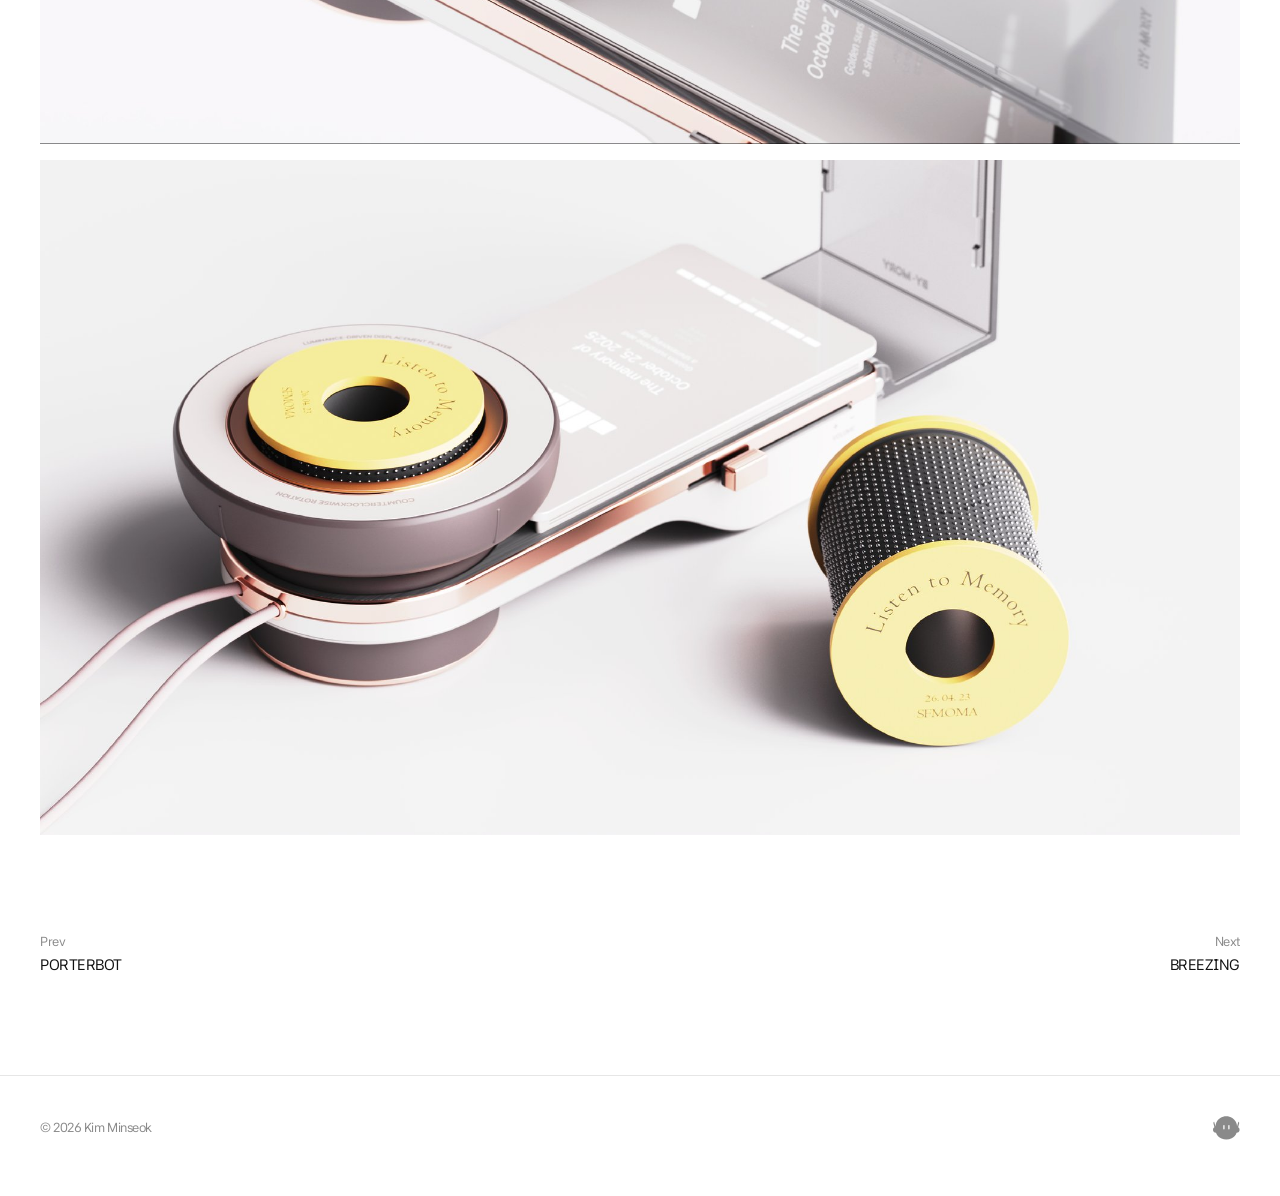
<file: bymory.html>
<!doctype html>
<html lang="ko">
<head>
<meta charset="utf-8">
<meta name="viewport" content="width=device-width, initial-scale=1, viewport-fit=cover">
<title>BY MORY — Kim Minseok</title>
<meta name="description" content="순간의 추억을 시각, 청각, 촉각으로 남기는 카메라">
<link rel="preconnect" href="https://fonts.googleapis.com"><link rel="preconnect" href="https://fonts.gstatic.com" crossorigin><link rel="stylesheet" href="https://fonts.googleapis.com/css2?family=42dot+Sans:wght@400;500;600;700&display=swap">
<link rel="icon" href="favicon.svg?v=2" type="image/svg+xml">
<link rel="icon" href="favicon-32.png?v=2" sizes="32x32" type="image/png">
<link rel="apple-touch-icon" href="apple-touch-icon.png?v=2">
<link rel="stylesheet" href="assets/style.css?v=1794219512">
</head>
<body>
<header class="top"><div class="wrap">
  <a href="portfolio.html"><b>POINT OF VIEW</b></a>
  <nav><a href="portfolio.html">Work</a><a href="about.html">About</a><a href="point_of_view.pdf?v=1793337317" download="point_of_view.pdf">PDF</a><a href="https://sseogie.github.io/curio/" target="_blank" rel="noopener">Curio ↗</a></nav>
</div></header>
<main>
<div class="wrap">
<div class="p-head">
  <a class="back" href="portfolio.html">← Work</a>
  <h1>BY MORY</h1>
  <p class="sub">순간의 추억을 시각, 청각, 촉각으로 남기는 카메라</p>
  <p class="meta"><span class="mi">2024.07 – 2024.09</span><span class="dot"> · </span><span class="mi">Team Project</span><span class="dot"> · </span><span class="mi">경남 K-디자인 어워드 2024</span></p>
</div>
</div>
<div class="p-hero"><img src="images/bymory-hero.jpg?v=1791781372" width="2000" height="1259" alt="BY MORY 대표 이미지"></div>
<div class="wrap">
<div class="p-text"><div><h3>Background</h3><p>스마트폰을 통해 누구나 쉽게 사진을 찍을 수 있는 시대가 되었다. 사진 하나하나의 가치는 필름과 전문 장비로 촬영했던 시대에 비해 떨어졌다고 할 수 있지만, 그 만큼 사진을 통해 기록하는 문화가 확산되어 추억을 상기시키는 주요 매체가 되었다. 사랑을 기약하며 거는 자물쇠들, 냉장고에 붙여진 수많은 마그네틱들과 여다 보고 만질 수 있는 기념품들은 디지털 시대에서도 여전히 유효한 추억을 간직하는 방법들이다. 스마트폰을 통해 만들어진 것들이 채워주지 못하는 무언가가 아날로그적인 것들에 이끌리게 한다.</p></div><div><h3>Concept &amp; Solution</h3><p>사진을 보는 것 뿐만 아니라 만질 수도 들을 수도 있다면 어떤 느낌일까라는 고민에서 시작하여, BY MORY는 사진을 찍어 순간을 기억하는 것 뿐만 아니라, 사진을 통해 만들어진 멜로디를 통해 공간의 특별함과 기억의 가치를 더한다. 사진을 멜로디로 만드는 방법으로 해상도를 의도적으로 낮춘 사진의 각 픽셀의 명암 데이터를 활용하여 오르골 드럼 돌기의 높이에 차이를 주어 각 돌기마다 서로 다른 소리가 날 수 있도록 만들었다.</p></div></div>
<div class="imgs">
<img src="images/bymory-3.jpg?v=1791781372" width="2000" height="1929" alt="BY MORY 이미지 1" loading="lazy">
<img src="images/bymory-1.jpg?v=1791781372" width="2000" height="1125" alt="BY MORY 이미지 2" loading="lazy">
<img src="images/bymory-2.jpg?v=1791781372" width="2000" height="1125" alt="BY MORY 이미지 3" loading="lazy">
</div>
<nav class="pn"><a href="povervot.html"><span>Prev</span>PORTERBOT</a><a href="brezzing.html"><span>Next</span>BREEZING</a></nav>
</div>
</main>
<footer><div class="wrap"><span>© <span data-year>2026</span> Kim Minseok</span><svg class="curio" width="23" height="20" viewBox="0 0 23 20" aria-hidden="true"><path fill="currentColor" d="M21.4371 9.4251L22.2324 6.2537C22.3698 5.70579 22.2622 4.79628 21.7861 4.6428C21.7805 4.64085 21.7743 4.6402 21.7678 4.6402C21.702 4.6402 21.6003 4.72962 21.5798 4.79921L20.4815 8.61347C20.435 7.2019 20.1062 5.85309 19.4164 4.61776C18.2769 2.57634 16.3126 1.04055 13.955 0.368745C13.0906 0.122915 12.2042 0 11.3177 0C10.4313 0 9.48773 0.130719 8.59849 0.392157C5.89789 1.18558 3.7317 3.1327 2.75034 5.61149C2.36759 6.57887 2.2001 7.56447 2.15234 8.62063L1.06056 4.81547C1.03885 4.73905 0.938663 4.63955 0.864223 4.63955C0.85709 4.63955 0.849956 4.6402 0.843443 4.64248C0.407661 4.77319 0.25413 5.65311 0.389361 6.19517L1.19641 9.42965C0.104631 10.0231 -0.188476 11.2948 0.109592 12.4108C0.430923 13.4244 1.31148 14.1072 2.44017 14.1072C2.47956 14.1072 2.51926 14.1063 2.55896 14.1046C3.19914 16.3301 5.02384 18.0428 7.244 18.9825C8.53894 19.5311 9.93034 19.8026 11.3189 19.8026C12.9166 19.8026 14.5099 19.4427 15.9441 18.7299C17.918 17.7495 19.5095 16.147 20.0814 14.0994C20.1329 14.1027 20.1841 14.1043 20.2349 14.1043C21.3329 14.1043 22.2436 13.3834 22.528 12.3868C22.8161 11.277 22.519 10.0179 21.4371 9.4251ZM9.83884 10.7255C9.83884 11.0344 9.5997 11.2848 9.30505 11.2848C9.01039 11.2848 8.77125 11.0344 8.77125 10.7255V8.09742C8.77125 7.78851 9.01039 7.53813 9.30505 7.53813C9.45238 7.53813 9.58575 7.60056 9.68252 7.70202C9.77929 7.80347 9.83884 7.94297 9.83884 8.09742V10.7255ZM14.0754 10.7255C14.0754 11.0344 13.8362 11.2848 13.5416 11.2848C13.2469 11.2848 13.0081 11.0344 13.0081 10.7255V8.09742C13.0081 7.78851 13.2469 7.53813 13.5416 7.53813C13.6889 7.53813 13.8223 7.60056 13.9191 7.70202C14.0158 7.80347 14.0754 7.94297 14.0754 8.09742V10.7255Z"/></svg></div></footer>
<script src="assets/main.js"></script>
</body>
</html>
</file>
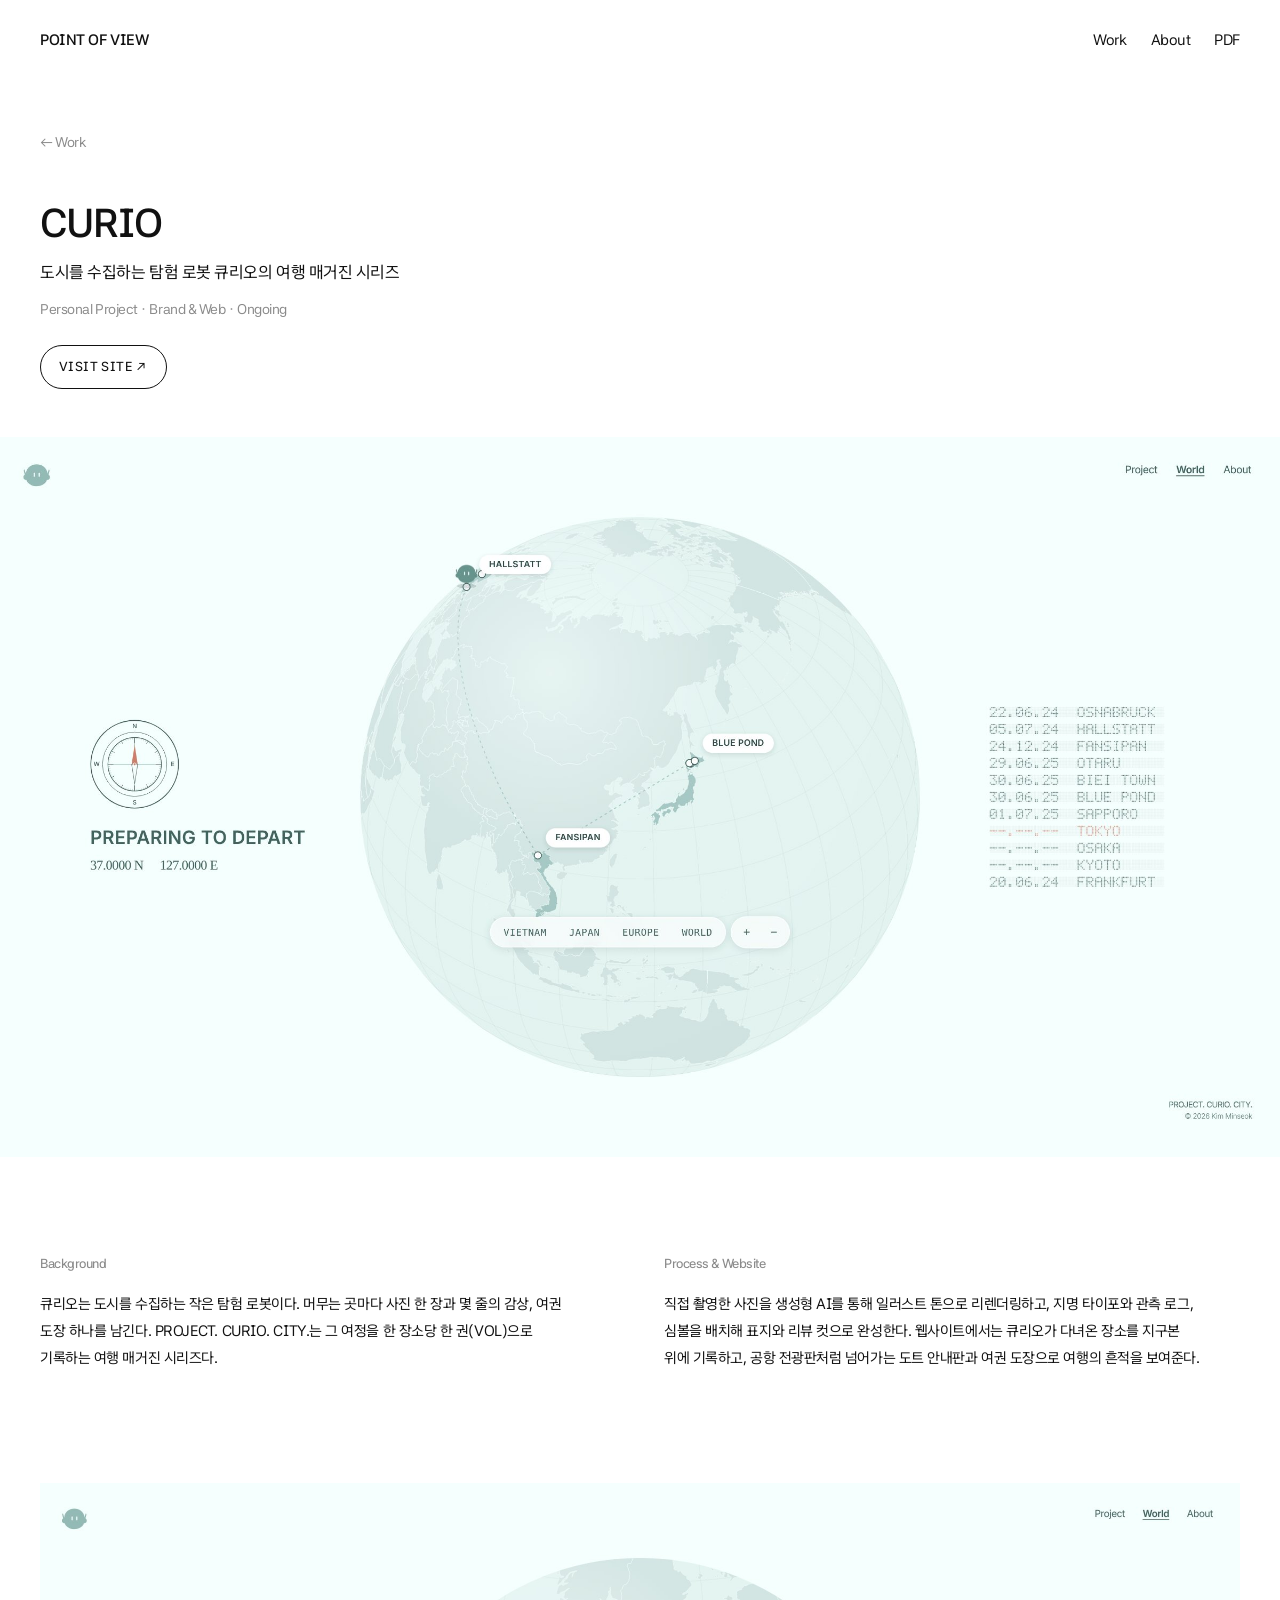
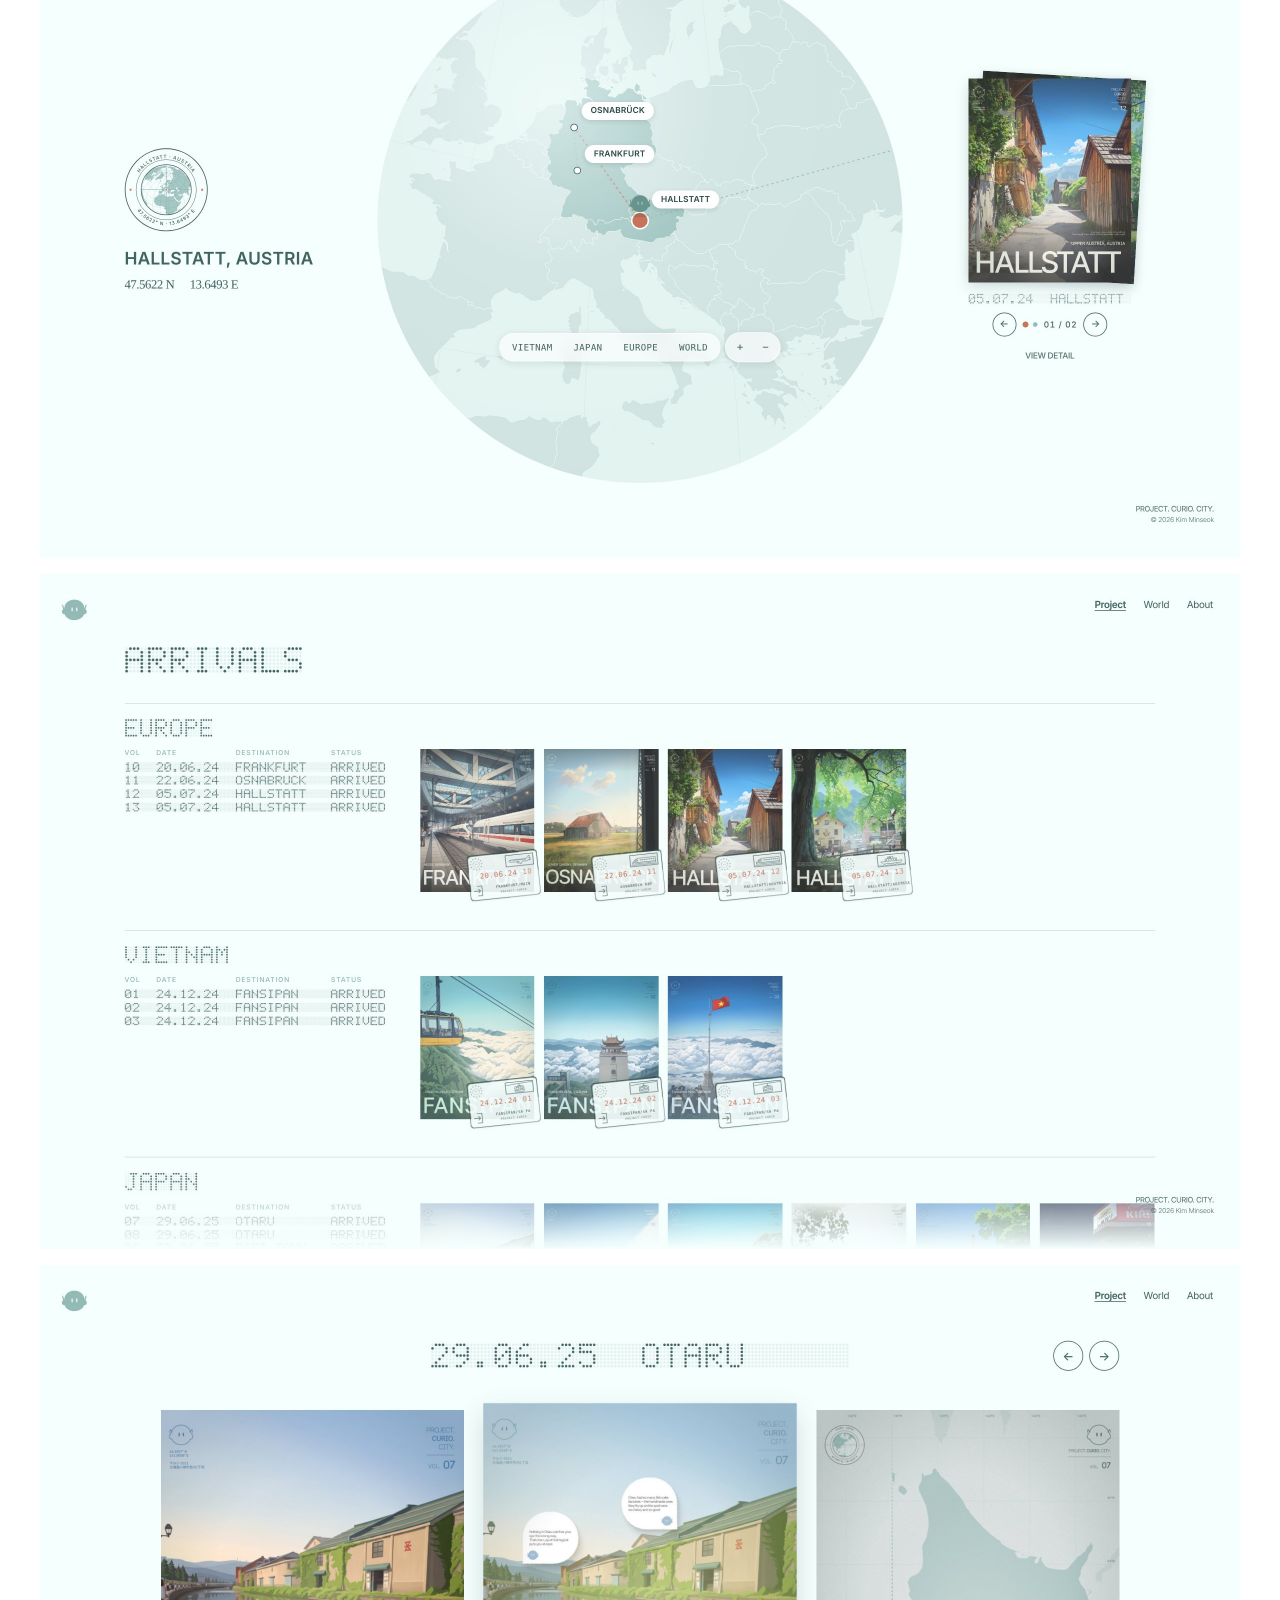
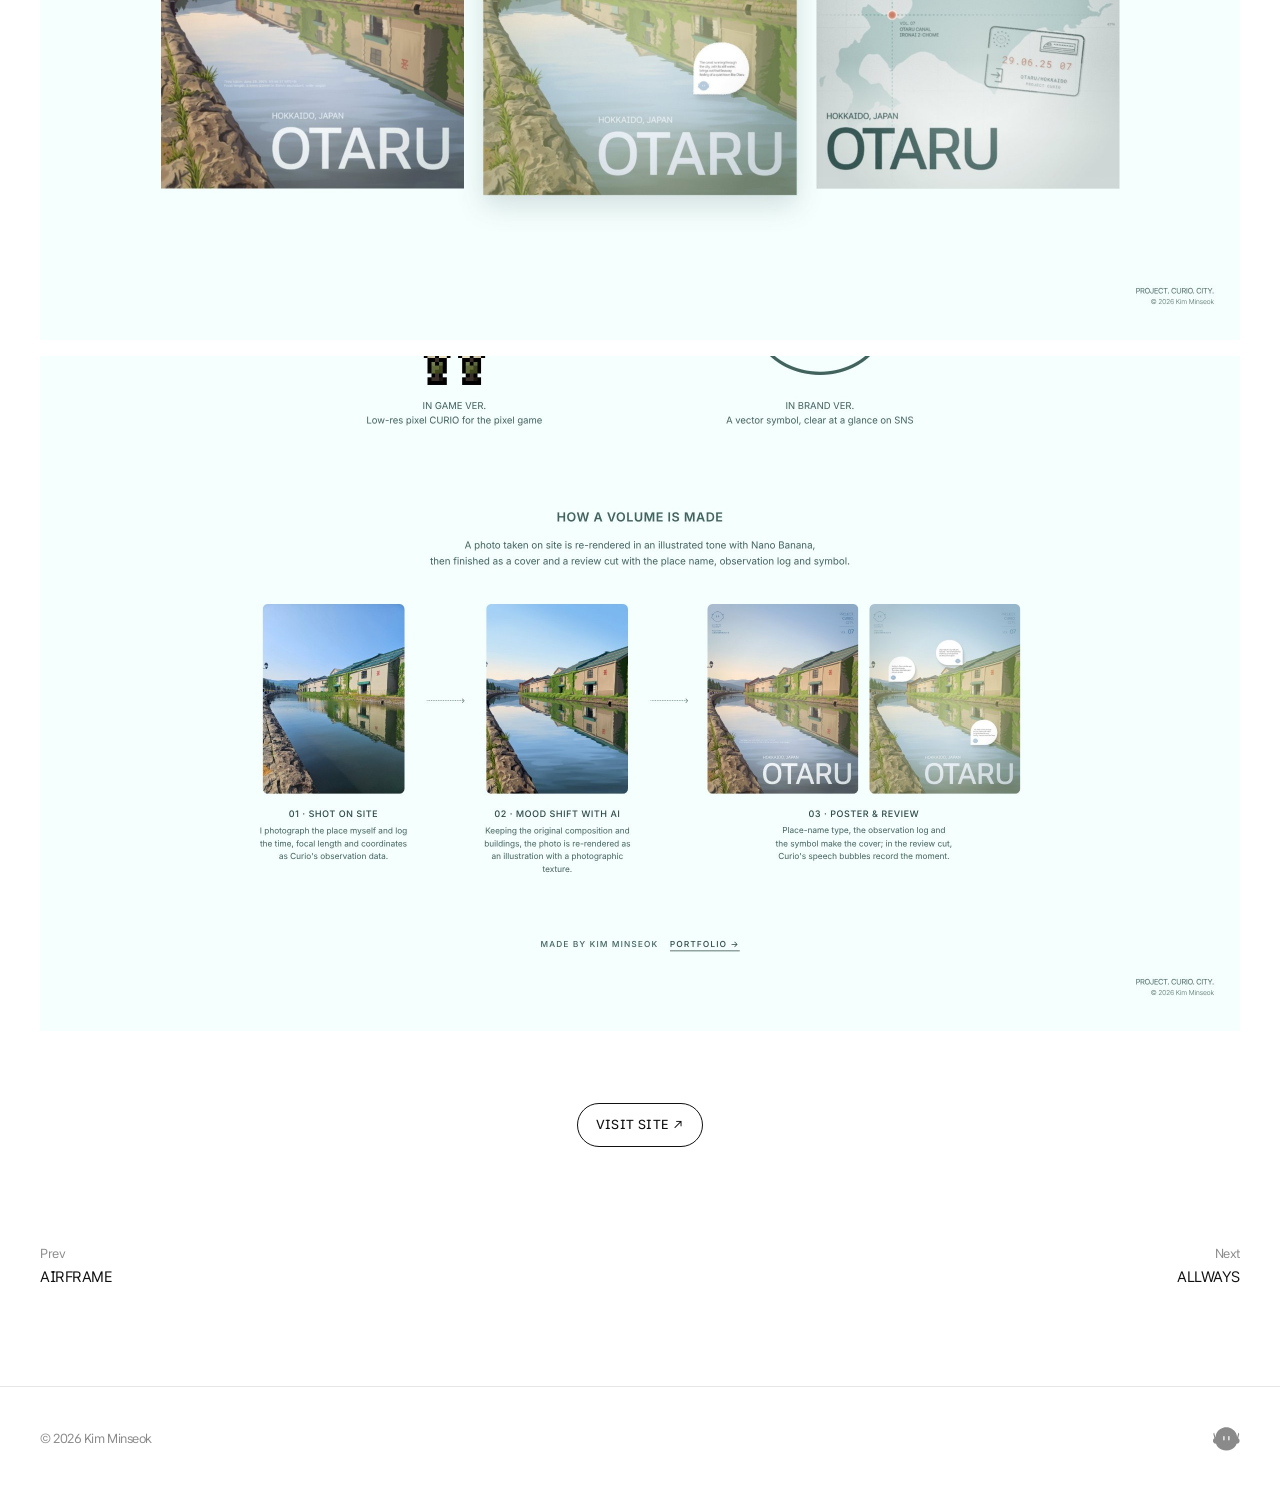
<file: curio.html>
<!doctype html>
<html lang="ko">
<head>
<meta charset="utf-8">
<meta name="viewport" content="width=device-width, initial-scale=1, viewport-fit=cover">
<title>CURIO — Kim Minseok</title>
<meta name="description" content="도시를 수집하는 탐험 로봇 큐리오의 여행 매거진 시리즈">
<link rel="preconnect" href="https://fonts.googleapis.com"><link rel="preconnect" href="https://fonts.gstatic.com" crossorigin><link rel="stylesheet" href="https://fonts.googleapis.com/css2?family=42dot+Sans:wght@400;500;600;700&display=swap">
<link rel="stylesheet" href="assets/style.css?v=1794219512">
</head>
<body>
<header class="top"><div class="wrap">
  <a href="portfolio.html"><b>POINT OF VIEW</b></a>
  <nav><a href="portfolio.html">Work</a><a href="about.html">About</a><a href="point_of_view.pdf?v=1793337317" download="point_of_view.pdf">PDF</a></nav>
</div></header>
<main>
<div class="wrap">
<div class="p-head">
  <a class="back" href="portfolio.html">← Work</a>
  <h1>CURIO</h1>
  <p class="sub">도시를 수집하는 탐험 로봇 큐리오의 여행 매거진 시리즈</p>
  <p class="meta"><span class="mi">Personal Project</span><span class="dot"> · </span><span class="mi">Brand &amp; Web</span><span class="dot"> · </span><span class="mi">Ongoing</span></p>
  <a class="visit" href="https://sseogie.github.io/curio/" target="_blank" rel="noopener">VISIT SITE ↗</a>
</div>
</div>
<div class="p-hero"><img src="images/curio-hero.jpg?v=1" width="2400" height="1350" alt="PROJECT CURIO 웹사이트 — 지구본 메인 화면"></div>
<div class="wrap">
<div class="p-text"><div><h3>Background</h3><p>큐리오는 도시를 수집하는 작은 탐험 로봇이다. 머무는 곳마다 사진 한 장과 몇 줄의 감상, 여권 도장 하나를 남긴다. PROJECT. CURIO. CITY.는 그 여정을 한 장소당 한 권(VOL)으로 기록하는 여행 매거진 시리즈다.</p></div><div><h3>Process &amp; Website</h3><p>직접 촬영한 사진을 생성형 AI를 통해 일러스트 톤으로 리렌더링하고, 지명 타이포와 관측 로그, 심볼을 배치해 표지와 리뷰 컷으로 완성한다. 웹사이트에서는 큐리오가 다녀온 장소를 지구본 위에 기록하고, 공항 전광판처럼 넘어가는 도트 안내판과 여권 도장으로 여행의 흔적을 보여준다.</p></div></div>
<div class="imgs">
<img src="images/curio-1.jpg?v=1" width="2400" height="1350" alt="World — 도시를 선택한 탐색 화면" loading="lazy">
<img src="images/curio-2.jpg?v=1" width="2400" height="1350" alt="Project — 여정별 도착 전광판과 포스터, 여권 도장" loading="lazy">
<img src="images/curio-3.jpg?v=1" width="2400" height="1350" alt="VOL 상세 — 커버, 리뷰, 스탬프" loading="lazy">
<img src="images/curio-4.jpg?v=1" width="2400" height="1350" alt="About — 한 권이 만들어지는 과정" loading="lazy">
</div>
<p class="visit-wrap"><a class="visit" href="https://sseogie.github.io/curio/" target="_blank" rel="noopener">VISIT SITE ↗</a></p>
<nav class="pn"><a href="airframe.html"><span>Prev</span>AIRFRAME</a><a href="allways.html"><span>Next</span>ALLWAYS</a></nav>
</div>
</main>
<footer><div class="wrap"><span>© <span data-year>2026</span> Kim Minseok</span><svg class="curio" width="23" height="20" viewBox="0 0 23 20" aria-hidden="true"><path fill="currentColor" d="M21.4371 9.4251L22.2324 6.2537C22.3698 5.70579 22.2622 4.79628 21.7861 4.6428C21.7805 4.64085 21.7743 4.6402 21.7678 4.6402C21.702 4.6402 21.6003 4.72962 21.5798 4.79921L20.4815 8.61347C20.435 7.2019 20.1062 5.85309 19.4164 4.61776C18.2769 2.57634 16.3126 1.04055 13.955 0.368745C13.0906 0.122915 12.2042 0 11.3177 0C10.4313 0 9.48773 0.130719 8.59849 0.392157C5.89789 1.18558 3.7317 3.1327 2.75034 5.61149C2.36759 6.57887 2.2001 7.56447 2.15234 8.62063L1.06056 4.81547C1.03885 4.73905 0.938663 4.63955 0.864223 4.63955C0.85709 4.63955 0.849956 4.6402 0.843443 4.64248C0.407661 4.77319 0.25413 5.65311 0.389361 6.19517L1.19641 9.42965C0.104631 10.0231 -0.188476 11.2948 0.109592 12.4108C0.430923 13.4244 1.31148 14.1072 2.44017 14.1072C2.47956 14.1072 2.51926 14.1063 2.55896 14.1046C3.19914 16.3301 5.02384 18.0428 7.244 18.9825C8.53894 19.5311 9.93034 19.8026 11.3189 19.8026C12.9166 19.8026 14.5099 19.4427 15.9441 18.7299C17.918 17.7495 19.5095 16.147 20.0814 14.0994C20.1329 14.1027 20.1841 14.1043 20.2349 14.1043C21.3329 14.1043 22.2436 13.3834 22.528 12.3868C22.8161 11.277 22.519 10.0179 21.4371 9.4251ZM9.83884 10.7255C9.83884 11.0344 9.5997 11.2848 9.30505 11.2848C9.01039 11.2848 8.77125 11.0344 8.77125 10.7255V8.09742C8.77125 7.78851 9.01039 7.53813 9.30505 7.53813C9.45238 7.53813 9.58575 7.60056 9.68252 7.70202C9.77929 7.80347 9.83884 7.94297 9.83884 8.09742V10.7255ZM14.0754 10.7255C14.0754 11.0344 13.8362 11.2848 13.5416 11.2848C13.2469 11.2848 13.0081 11.0344 13.0081 10.7255V8.09742C13.0081 7.78851 13.2469 7.53813 13.5416 7.53813C13.6889 7.53813 13.8223 7.60056 13.9191 7.70202C14.0158 7.80347 14.0754 7.94297 14.0754 8.09742V10.7255Z"/></svg></div></footer>
<script src="assets/main.js"></script>
</body>
</html>
</file>
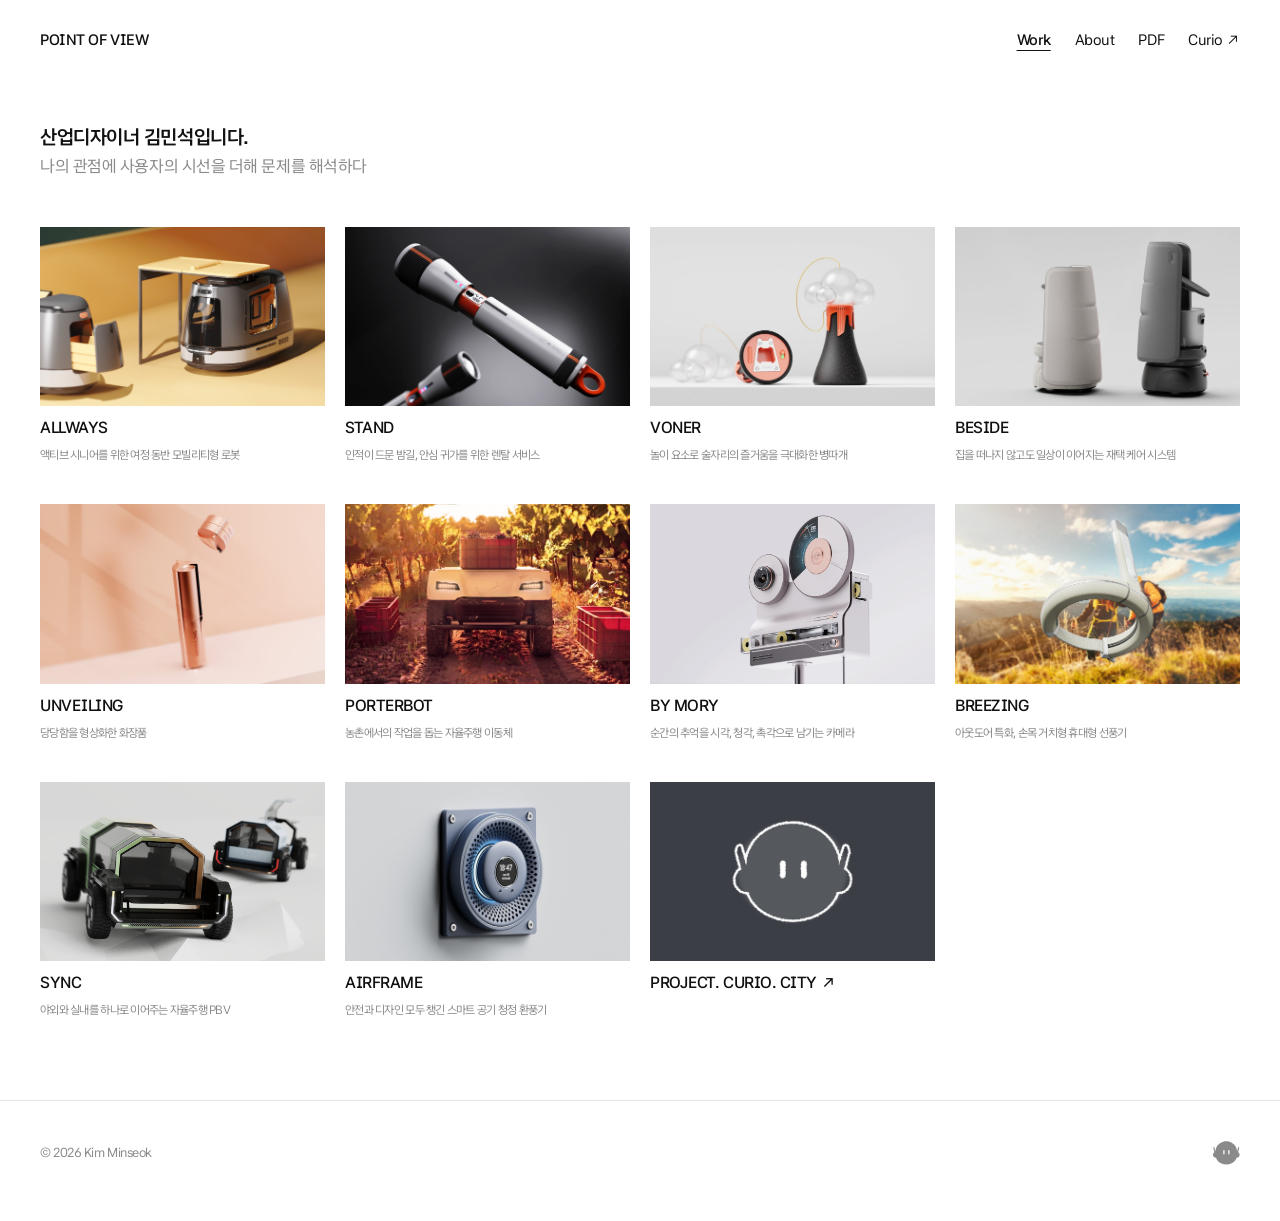
<file: portfolio.html>
<!doctype html>
<html lang="ko">
<head>
<meta charset="utf-8">
<meta name="viewport" content="width=device-width, initial-scale=1, viewport-fit=cover">
<title>Point of View — Kim Minseok</title>
<meta name="description" content="산업디자이너 김민석의 포트폴리오">
<link rel="preconnect" href="https://fonts.googleapis.com"><link rel="preconnect" href="https://fonts.gstatic.com" crossorigin><link rel="stylesheet" href="https://fonts.googleapis.com/css2?family=42dot+Sans:wght@400;500;600;700&display=swap">
<link rel="icon" href="favicon.svg?v=2" type="image/svg+xml">
<link rel="icon" href="favicon-32.png?v=2" sizes="32x32" type="image/png">
<link rel="apple-touch-icon" href="apple-touch-icon.png?v=2">
<link rel="stylesheet" href="assets/style.css?v=1794219512">
</head>
<body>
<header class="top"><div class="wrap">
  <a href="portfolio.html"><b>POINT OF VIEW</b></a>
  <nav><a href="portfolio.html" aria-current="page">Work</a><a href="about.html">About</a><a href="point_of_view.pdf?v=1793337317" download="point_of_view.pdf">PDF</a><a href="https://sseogie.github.io/curio/" target="_blank" rel="noopener">Curio ↗</a></nav>
</div></header>
<main>
<section class="intro wrap"><p class="l1">산업디자이너 김민석입니다.</p><p class="l2">나의 관점에 사용자의 시선을 더해 문제를 해석하다</p></section>
<section class="wrap work" id="work"><div class="grid">
<a class="item" href="allways.html">
  <div class="ph"><img src="images/allways-thumb.jpg?v=1791817689" width="1200" height="754" alt="ALLWAYS"></div>
  <p><span class="t">ALLWAYS</span><span class="d">액티브 시니어를 위한 여정 동반 모빌리티형 로봇</span></p>
</a>
<a class="item" href="stand.html">
  <div class="ph"><img src="images/stand-thumb.jpg?v=1791817164" width="1200" height="754" alt="STAND"></div>
  <p><span class="t">STAND</span><span class="d">인적이 드문 밤길, 안심 귀가를 위한 렌탈 서비스</span></p>
</a>
<a class="item" href="voner.html">
  <div class="ph"><img src="images/voner-thumb.jpg?v=1791817165" width="1200" height="754" alt="VONER"></div>
  <p><span class="t">VONER</span><span class="d">놀이 요소로 술자리의 즐거움을 극대화한 병따개</span></p>
</a>
<a class="item" href="beside.html">
  <div class="ph"><img src="images/beside-thumb.jpg?v=1793110815" width="1200" height="754" alt="BESIDE" loading="lazy"></div>
  <p><span class="t">BESIDE</span><span class="d">집을 떠나지 않고도 일상이 이어지는 재택 케어 시스템</span></p>
</a>
<a class="item" href="unveiling.html">
  <div class="ph"><img src="images/unveiling-thumb.jpg?v=1791817164" width="1200" height="754" alt="UNVEILING" loading="lazy"></div>
  <p><span class="t">UNVEILING</span><span class="d">당당함을 형상화한 화장품</span></p>
</a>
<a class="item" href="povervot.html">
  <div class="ph"><img src="images/potervot-thumb.jpg?v=1791817163" width="1200" height="754" alt="PORTERBOT" loading="lazy"></div>
  <p><span class="t">PORTERBOT</span><span class="d">농촌에서의 작업을 돕는 자율주행 이동체</span></p>
</a>
<a class="item" href="bymory.html">
  <div class="ph"><img src="images/bymory-hero.jpg?v=1791781372" width="2000" height="1259" alt="BY MORY" loading="lazy"></div>
  <p><span class="t">BY MORY</span><span class="d">순간의 추억을 시각, 청각, 촉각으로 남기는 카메라</span></p>
</a>
<a class="item" href="brezzing.html">
  <div class="ph"><img src="images/brezzing-thumb.jpg?v=1791817161" width="1200" height="754" alt="BREEZING" loading="lazy"></div>
  <p><span class="t">BREEZING</span><span class="d">아웃도어 특화, 손목 거치형 휴대형 선풍기</span></p>
</a>
<a class="item" href="sync.html">
  <div class="ph"><img src="images/sync-hero.jpg?v=1791781372" width="2000" height="1258" alt="SYNC" loading="lazy"></div>
  <p><span class="t">SYNC</span><span class="d">야외와 실내를 하나로 이어주는 자율주행 PBV</span></p>
</a>
<a class="item" href="airframe.html">
  <div class="ph"><img src="images/airframe-thumb.jpg?v=1794470437" width="1200" height="754" alt="AIRFRAME" loading="lazy"></div>
  <p><span class="t">AIRFRAME</span><span class="d">안전과 디자인 모두 챙긴 스마트 공기 청정 환풍기</span></p>
</a>
<a class="item" href="https://sseogie.github.io/curio/" target="_blank" rel="noopener">
  <div class="ph"><img src="images/curio-thumb.jpg?v=1793420767" width="1200" height="754" alt="CURIO" loading="lazy"></div>
  <p><span class="t">PROJECT. CURIO. CITY <span class="ext">↗</span></span></p>
</a>
</div></section>
</main>
<footer><div class="wrap"><span>© <span data-year>2026</span> Kim Minseok</span><svg class="curio" width="23" height="20" viewBox="0 0 23 20" aria-hidden="true"><path fill="currentColor" d="M21.4371 9.4251L22.2324 6.2537C22.3698 5.70579 22.2622 4.79628 21.7861 4.6428C21.7805 4.64085 21.7743 4.6402 21.7678 4.6402C21.702 4.6402 21.6003 4.72962 21.5798 4.79921L20.4815 8.61347C20.435 7.2019 20.1062 5.85309 19.4164 4.61776C18.2769 2.57634 16.3126 1.04055 13.955 0.368745C13.0906 0.122915 12.2042 0 11.3177 0C10.4313 0 9.48773 0.130719 8.59849 0.392157C5.89789 1.18558 3.7317 3.1327 2.75034 5.61149C2.36759 6.57887 2.2001 7.56447 2.15234 8.62063L1.06056 4.81547C1.03885 4.73905 0.938663 4.63955 0.864223 4.63955C0.85709 4.63955 0.849956 4.6402 0.843443 4.64248C0.407661 4.77319 0.25413 5.65311 0.389361 6.19517L1.19641 9.42965C0.104631 10.0231 -0.188476 11.2948 0.109592 12.4108C0.430923 13.4244 1.31148 14.1072 2.44017 14.1072C2.47956 14.1072 2.51926 14.1063 2.55896 14.1046C3.19914 16.3301 5.02384 18.0428 7.244 18.9825C8.53894 19.5311 9.93034 19.8026 11.3189 19.8026C12.9166 19.8026 14.5099 19.4427 15.9441 18.7299C17.918 17.7495 19.5095 16.147 20.0814 14.0994C20.1329 14.1027 20.1841 14.1043 20.2349 14.1043C21.3329 14.1043 22.2436 13.3834 22.528 12.3868C22.8161 11.277 22.519 10.0179 21.4371 9.4251ZM9.83884 10.7255C9.83884 11.0344 9.5997 11.2848 9.30505 11.2848C9.01039 11.2848 8.77125 11.0344 8.77125 10.7255V8.09742C8.77125 7.78851 9.01039 7.53813 9.30505 7.53813C9.45238 7.53813 9.58575 7.60056 9.68252 7.70202C9.77929 7.80347 9.83884 7.94297 9.83884 8.09742V10.7255ZM14.0754 10.7255C14.0754 11.0344 13.8362 11.2848 13.5416 11.2848C13.2469 11.2848 13.0081 11.0344 13.0081 10.7255V8.09742C13.0081 7.78851 13.2469 7.53813 13.5416 7.53813C13.6889 7.53813 13.8223 7.60056 13.9191 7.70202C14.0158 7.80347 14.0754 7.94297 14.0754 8.09742V10.7255Z"/></svg></div></footer>
<script src="assets/main.js"></script>
</body>
</html>
</file>
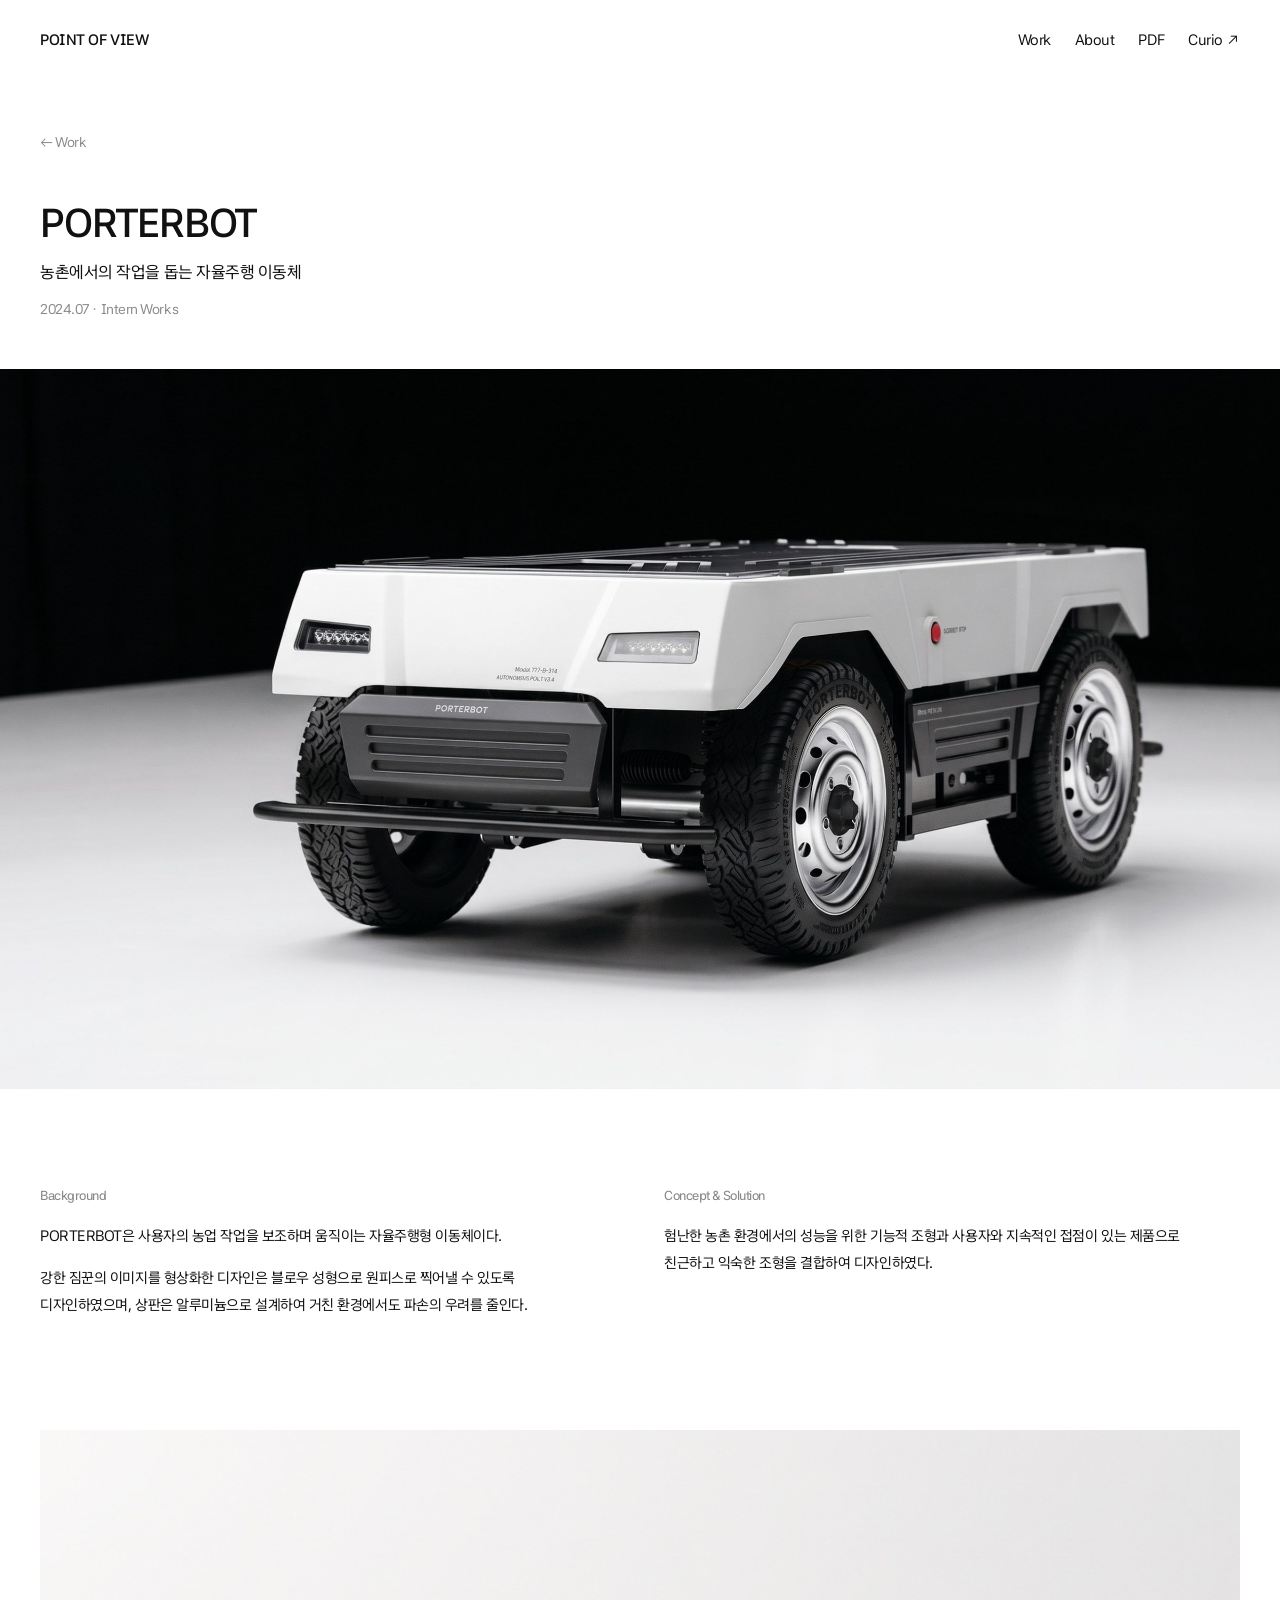
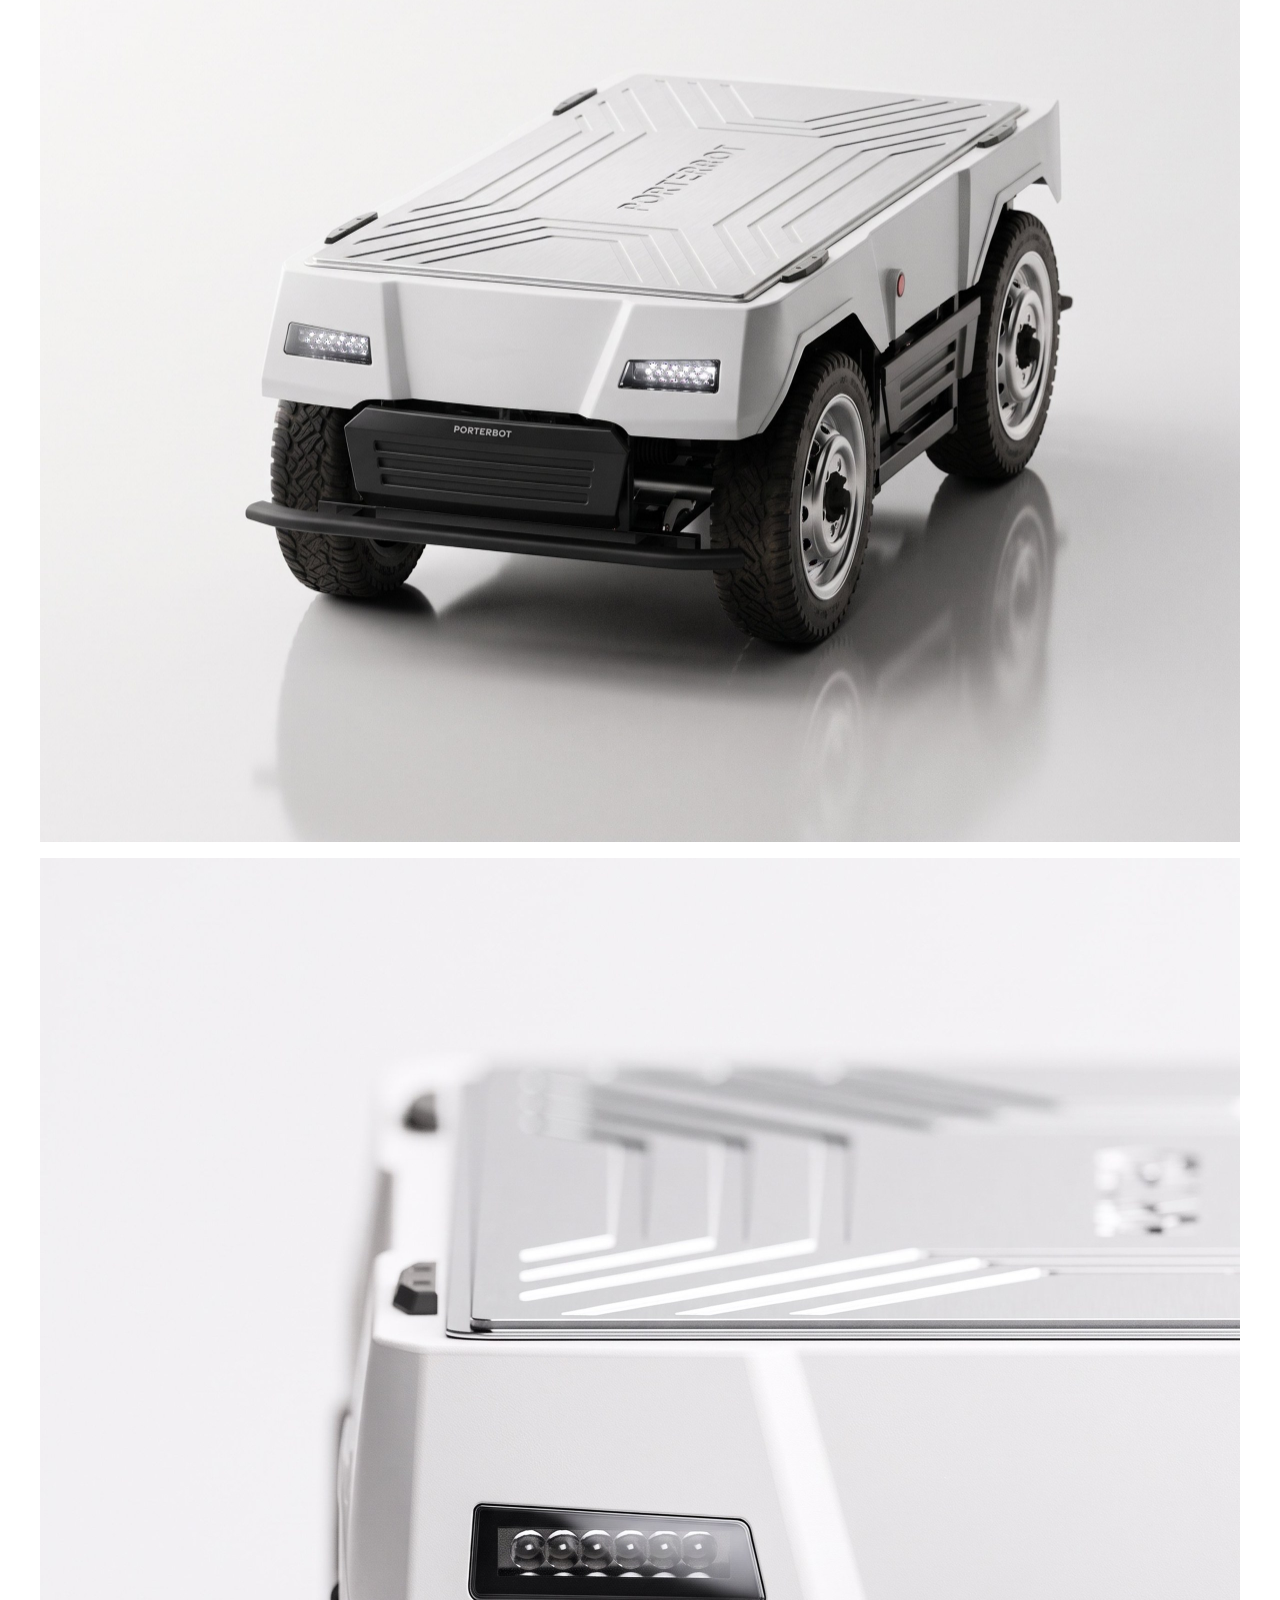
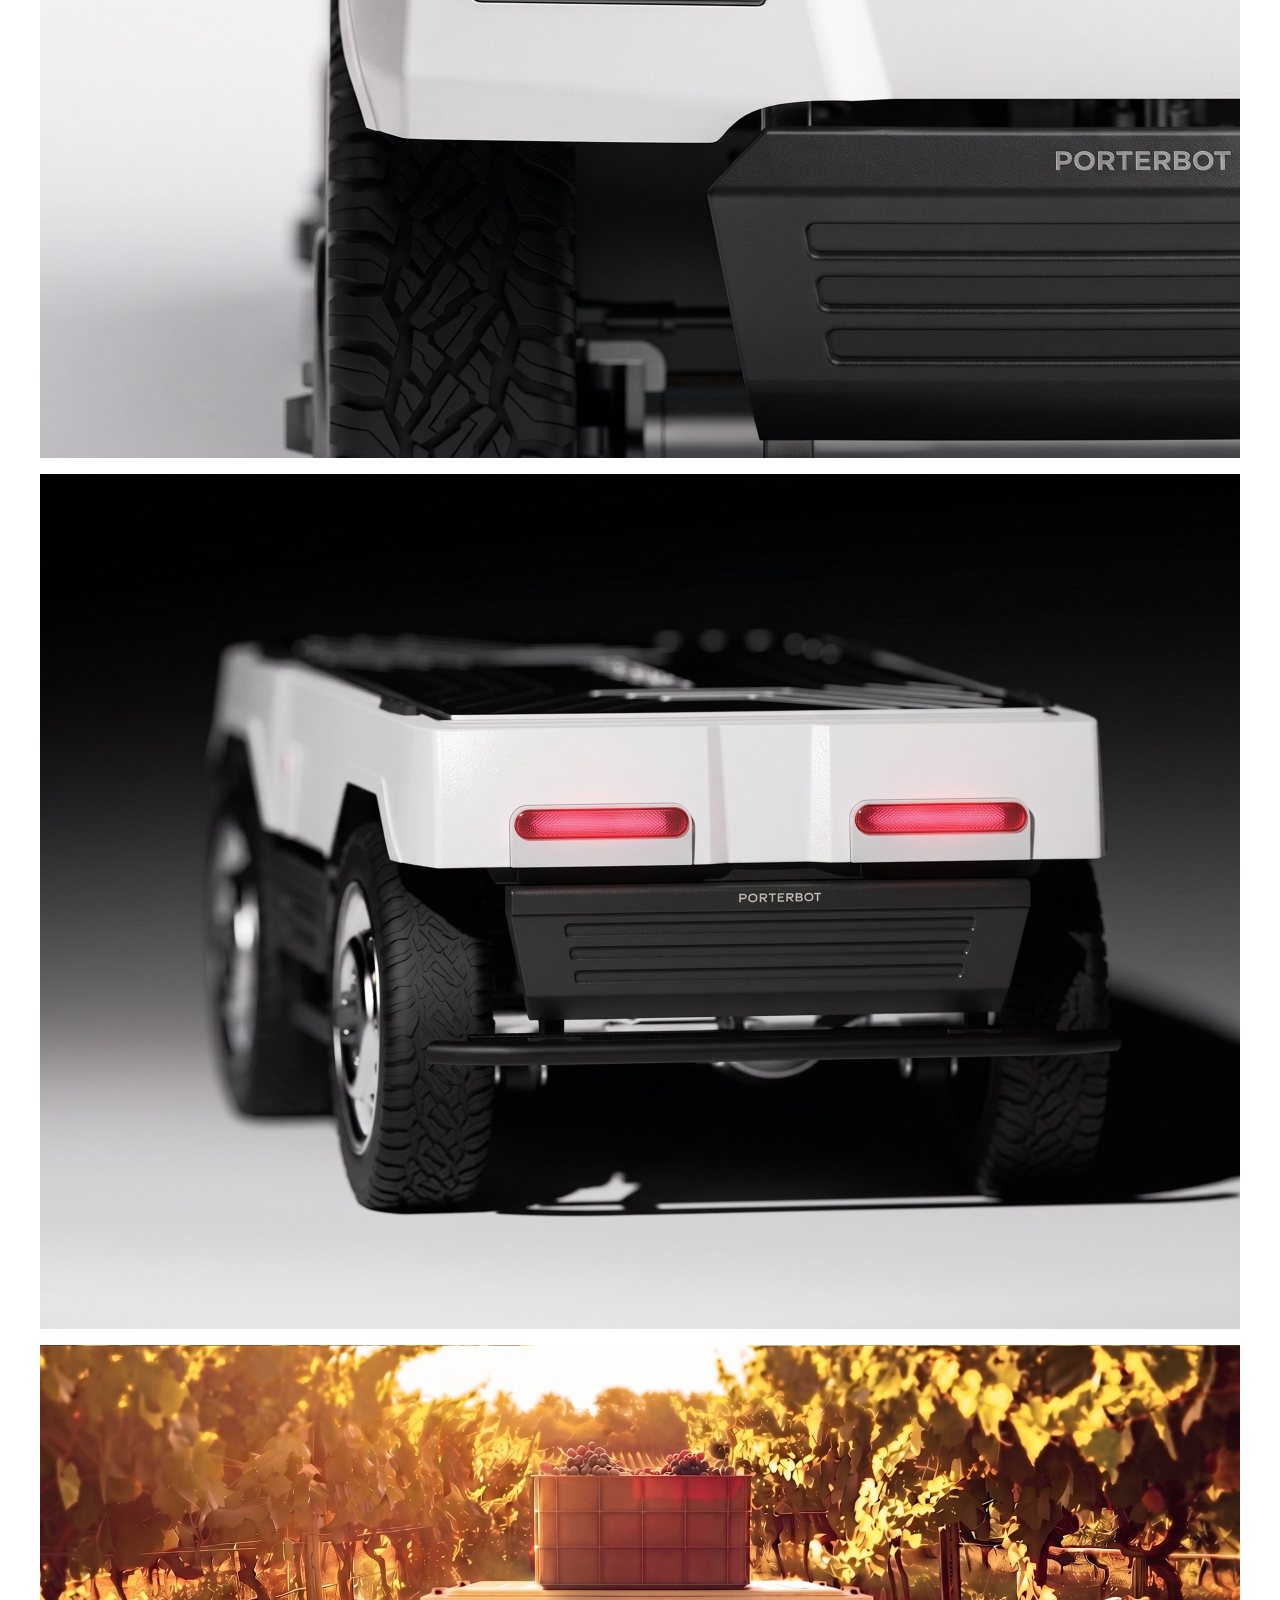
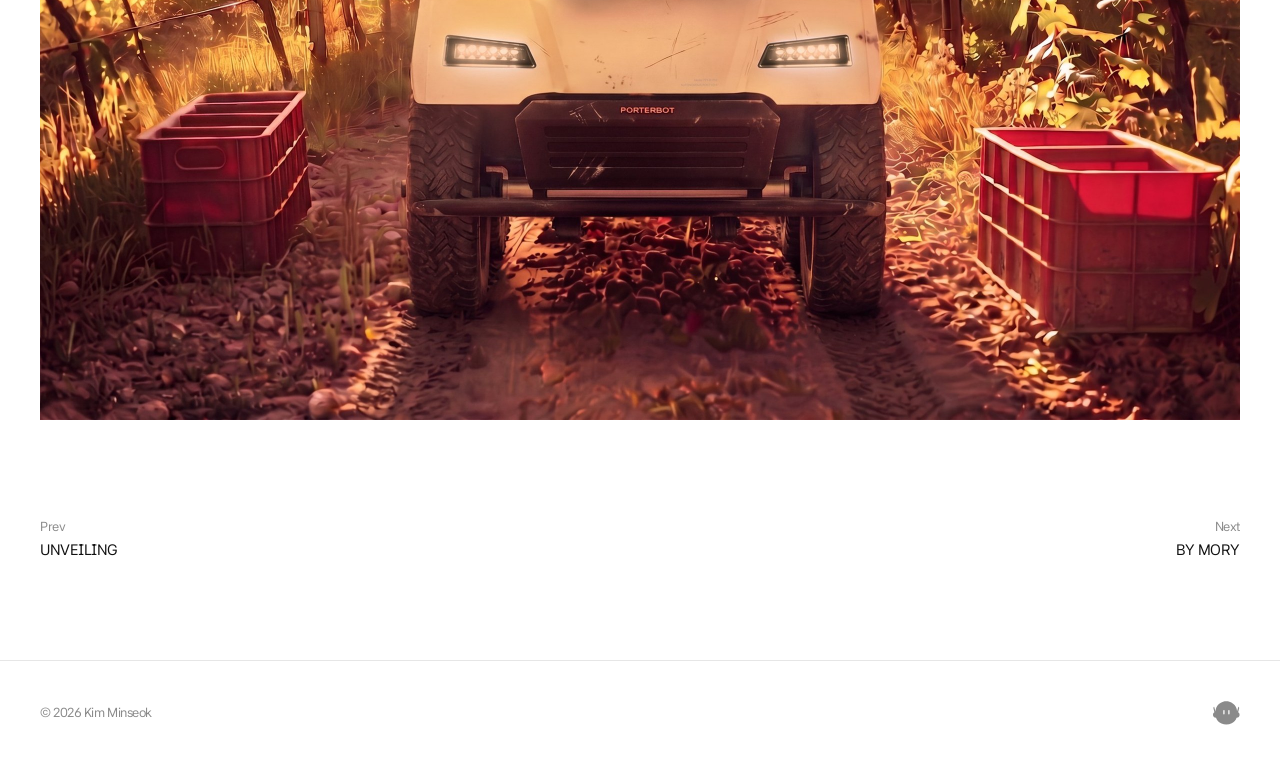
<file: povervot.html>
<!doctype html>
<html lang="ko">
<head>
<meta charset="utf-8">
<meta name="viewport" content="width=device-width, initial-scale=1, viewport-fit=cover">
<title>PORTERBOT — Kim Minseok</title>
<meta name="description" content="농촌에서의 작업을 돕는 자율주행 이동체">
<link rel="preconnect" href="https://fonts.googleapis.com"><link rel="preconnect" href="https://fonts.gstatic.com" crossorigin><link rel="stylesheet" href="https://fonts.googleapis.com/css2?family=42dot+Sans:wght@400;500;600;700&display=swap">
<link rel="icon" href="favicon.svg?v=2" type="image/svg+xml">
<link rel="icon" href="favicon-32.png?v=2" sizes="32x32" type="image/png">
<link rel="apple-touch-icon" href="apple-touch-icon.png?v=2">
<link rel="stylesheet" href="assets/style.css?v=1794219512">
</head>
<body>
<header class="top"><div class="wrap">
  <a href="portfolio.html"><b>POINT OF VIEW</b></a>
  <nav><a href="portfolio.html">Work</a><a href="about.html">About</a><a href="point_of_view.pdf?v=1793337317" download="point_of_view.pdf">PDF</a><a href="https://sseogie.github.io/curio/" target="_blank" rel="noopener">Curio ↗</a></nav>
</div></header>
<main>
<div class="wrap">
<div class="p-head">
  <a class="back" href="portfolio.html">← Work</a>
  <h1>PORTERBOT</h1>
  <p class="sub">농촌에서의 작업을 돕는 자율주행 이동체</p>
  <p class="meta"><span class="mi">2024.07</span><span class="dot"> · </span><span class="mi">Intern Works</span></p>
</div>
</div>
<div class="p-hero"><img src="images/potervot-hero.jpg?v=1792853804" width="2400" height="1350" alt="PORTERBOT 대표 이미지"></div>
<div class="wrap">
<div class="p-text"><div><h3>Background</h3><p>PORTERBOT은 사용자의 농업 작업을 보조하며 움직이는 자율주행형 이동체이다.</p><p>강한 짐꾼의 이미지를 형상화한 디자인은 블로우 성형으로 원피스로 찍어낼 수 있도록 디자인하였으며, 상판은 알루미늄으로 설계하여 거친 환경에서도 파손의 우려를 줄인다.</p></div><div><h3>Concept &amp; Solution</h3><p>험난한 농촌 환경에서의 성능을 위한 기능적 조형과 사용자와 지속적인 접점이 있는 제품으로 친근하고 익숙한 조형을 결합하여 디자인하였다.</p></div></div>
<div class="imgs">
<img src="images/potervot-2.jpg?v=1792853668" width="2400" height="2025" alt="PORTERBOT 이미지 1" loading="lazy">
<img src="images/potervot-3.jpg?v=1792853669" width="2400" height="2400" alt="PORTERBOT 이미지 2" loading="lazy">
<img src="images/potervot-4.jpg?v=1792853669" width="2400" height="1710" alt="PORTERBOT 이미지 3" loading="lazy">
<img src="images/potervot-5.jpg?v=1792853669" width="2400" height="1350" alt="PORTERBOT 이미지 4" loading="lazy">
</div>
<nav class="pn"><a href="unveiling.html"><span>Prev</span>UNVEILING</a><a href="bymory.html"><span>Next</span>BY MORY</a></nav>
</div>
</main>
<footer><div class="wrap"><span>© <span data-year>2026</span> Kim Minseok</span><svg class="curio" width="23" height="20" viewBox="0 0 23 20" aria-hidden="true"><path fill="currentColor" d="M21.4371 9.4251L22.2324 6.2537C22.3698 5.70579 22.2622 4.79628 21.7861 4.6428C21.7805 4.64085 21.7743 4.6402 21.7678 4.6402C21.702 4.6402 21.6003 4.72962 21.5798 4.79921L20.4815 8.61347C20.435 7.2019 20.1062 5.85309 19.4164 4.61776C18.2769 2.57634 16.3126 1.04055 13.955 0.368745C13.0906 0.122915 12.2042 0 11.3177 0C10.4313 0 9.48773 0.130719 8.59849 0.392157C5.89789 1.18558 3.7317 3.1327 2.75034 5.61149C2.36759 6.57887 2.2001 7.56447 2.15234 8.62063L1.06056 4.81547C1.03885 4.73905 0.938663 4.63955 0.864223 4.63955C0.85709 4.63955 0.849956 4.6402 0.843443 4.64248C0.407661 4.77319 0.25413 5.65311 0.389361 6.19517L1.19641 9.42965C0.104631 10.0231 -0.188476 11.2948 0.109592 12.4108C0.430923 13.4244 1.31148 14.1072 2.44017 14.1072C2.47956 14.1072 2.51926 14.1063 2.55896 14.1046C3.19914 16.3301 5.02384 18.0428 7.244 18.9825C8.53894 19.5311 9.93034 19.8026 11.3189 19.8026C12.9166 19.8026 14.5099 19.4427 15.9441 18.7299C17.918 17.7495 19.5095 16.147 20.0814 14.0994C20.1329 14.1027 20.1841 14.1043 20.2349 14.1043C21.3329 14.1043 22.2436 13.3834 22.528 12.3868C22.8161 11.277 22.519 10.0179 21.4371 9.4251ZM9.83884 10.7255C9.83884 11.0344 9.5997 11.2848 9.30505 11.2848C9.01039 11.2848 8.77125 11.0344 8.77125 10.7255V8.09742C8.77125 7.78851 9.01039 7.53813 9.30505 7.53813C9.45238 7.53813 9.58575 7.60056 9.68252 7.70202C9.77929 7.80347 9.83884 7.94297 9.83884 8.09742V10.7255ZM14.0754 10.7255C14.0754 11.0344 13.8362 11.2848 13.5416 11.2848C13.2469 11.2848 13.0081 11.0344 13.0081 10.7255V8.09742C13.0081 7.78851 13.2469 7.53813 13.5416 7.53813C13.6889 7.53813 13.8223 7.60056 13.9191 7.70202C14.0158 7.80347 14.0754 7.94297 14.0754 8.09742V10.7255Z"/></svg></div></footer>
<script src="assets/main.js"></script>
</body>
</html>
</file>
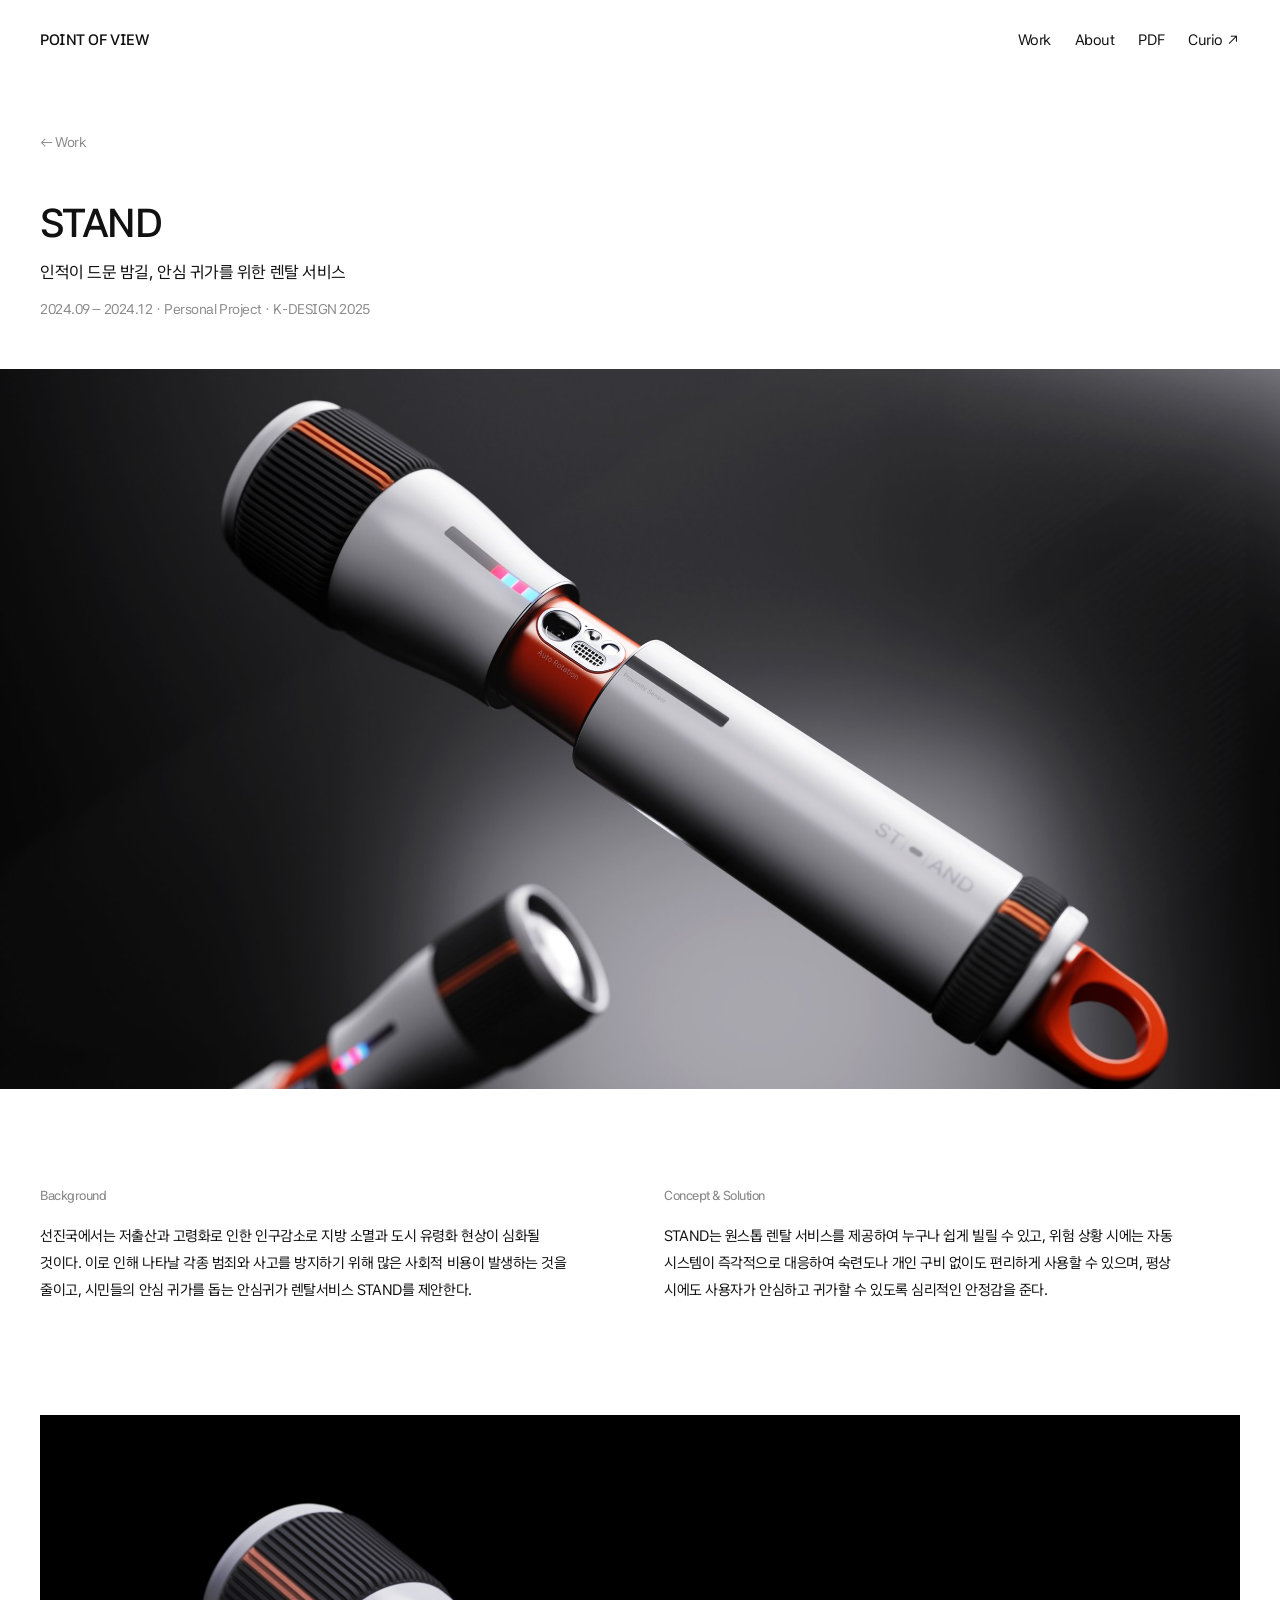
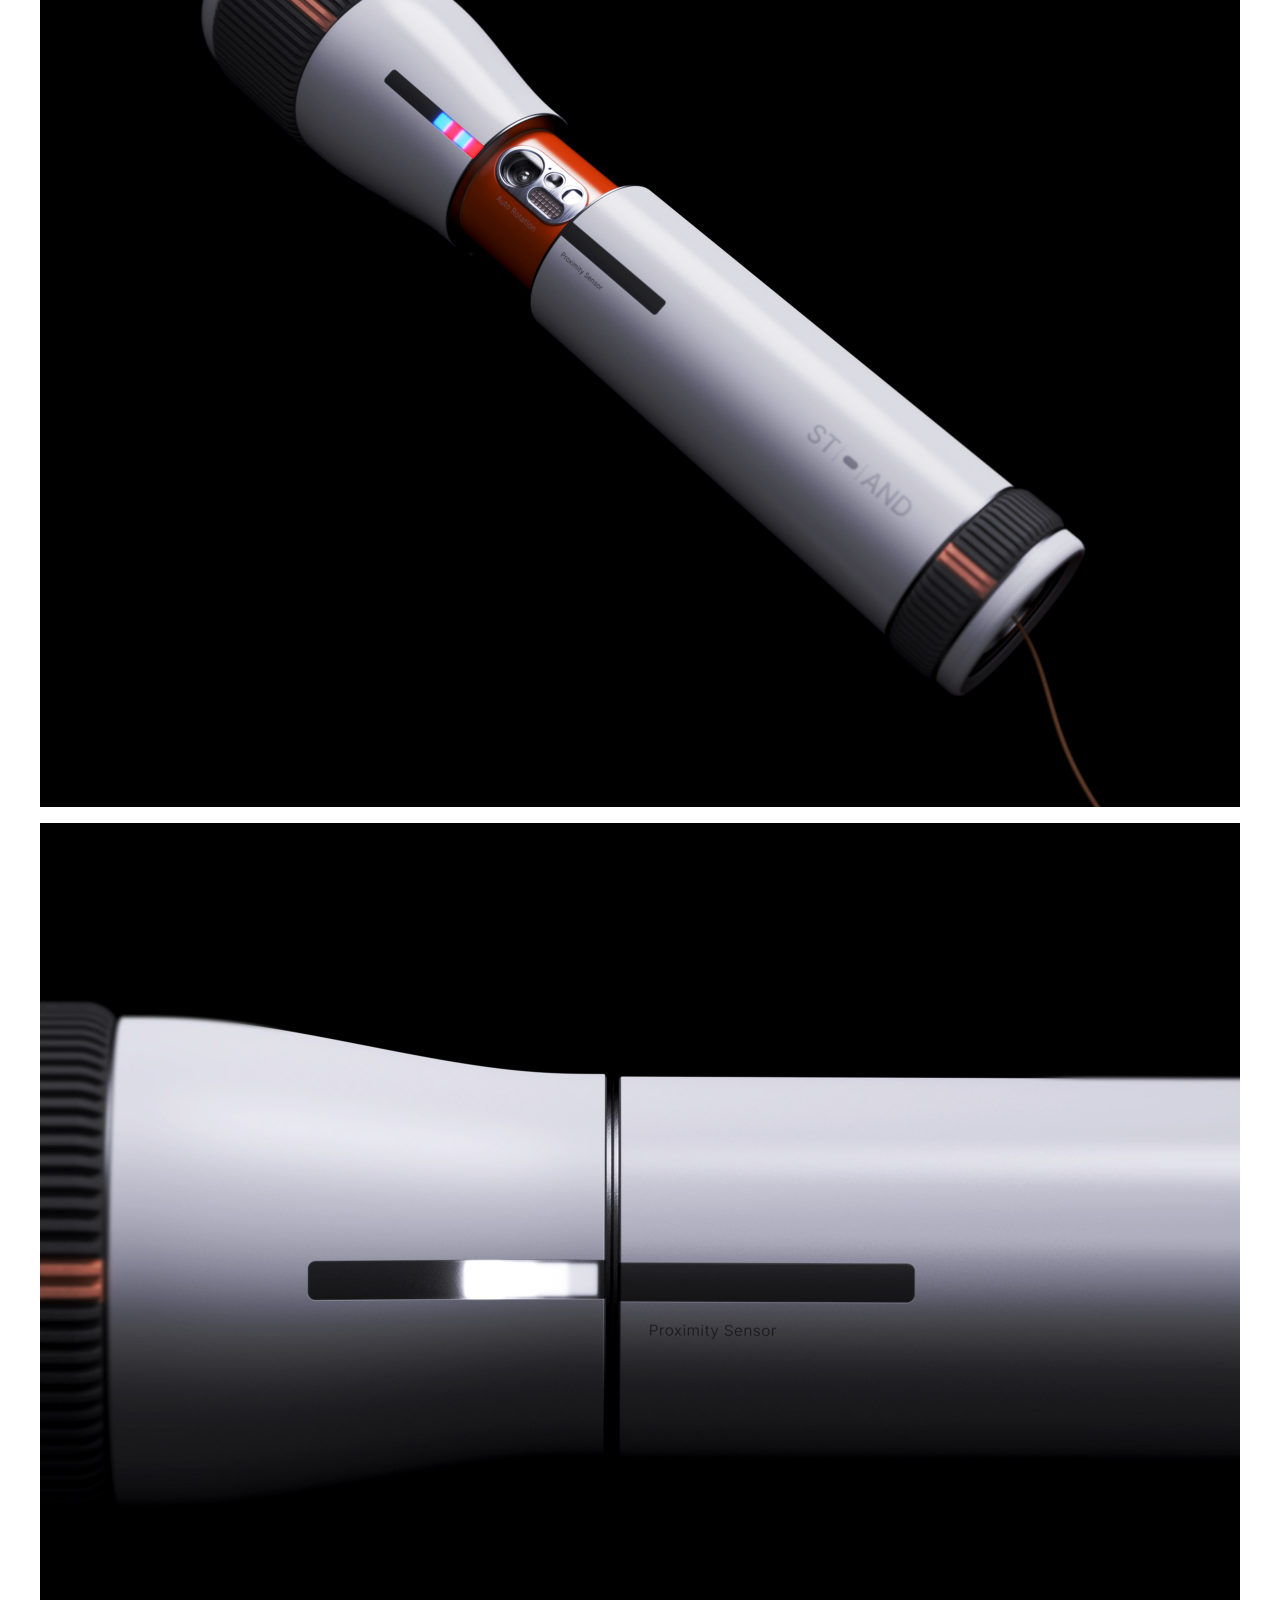
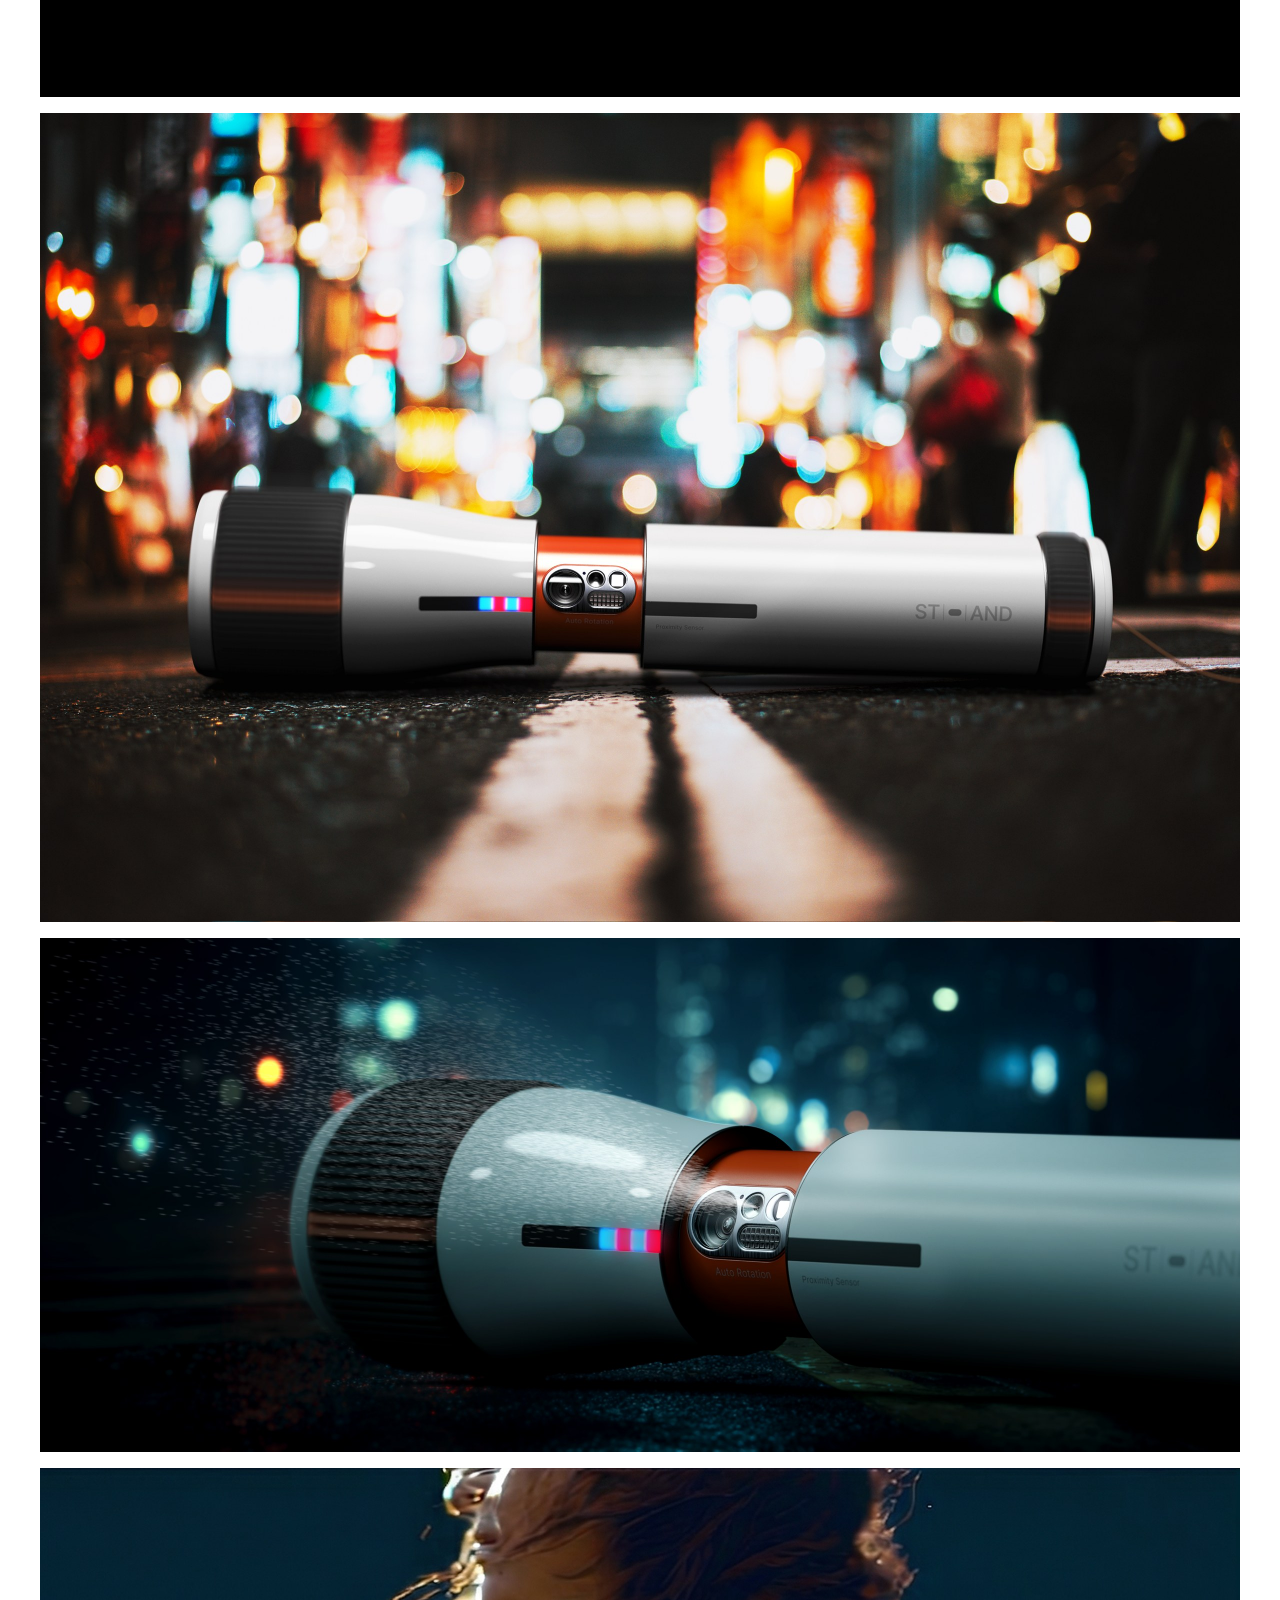
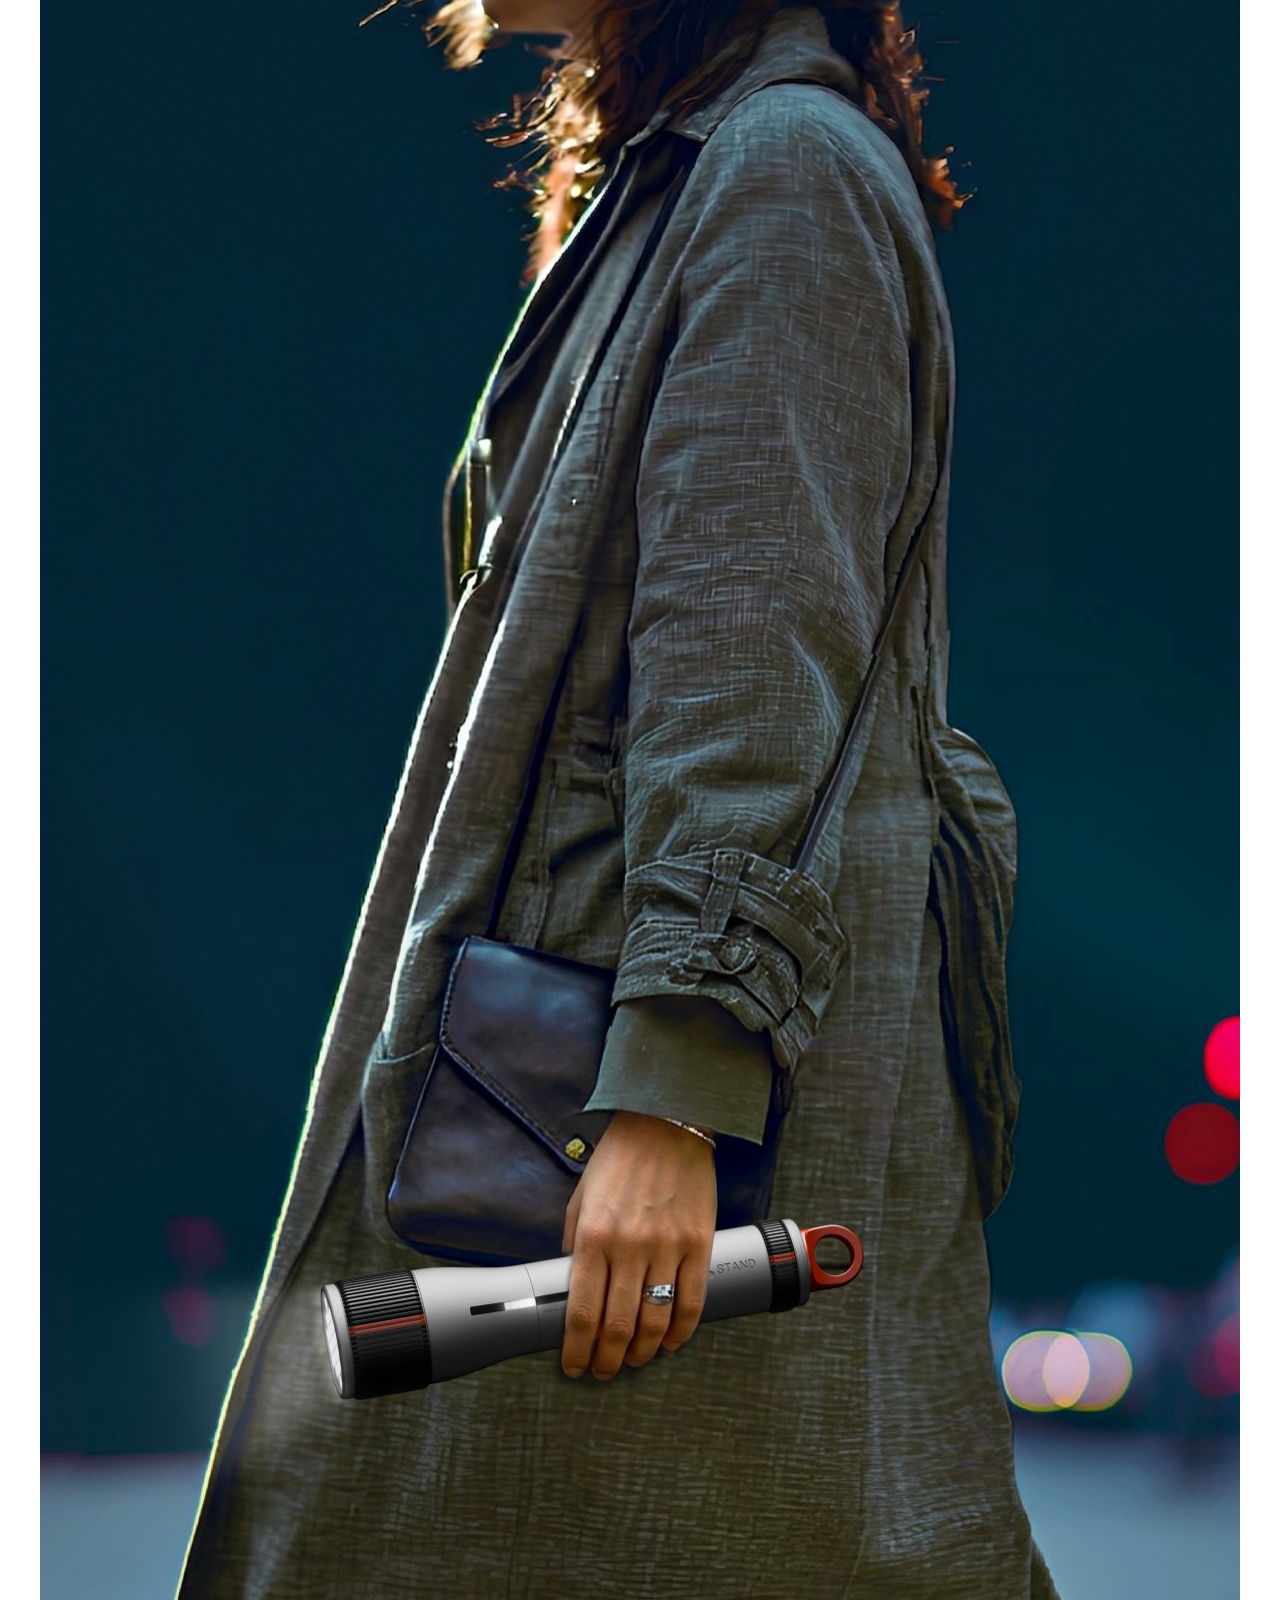
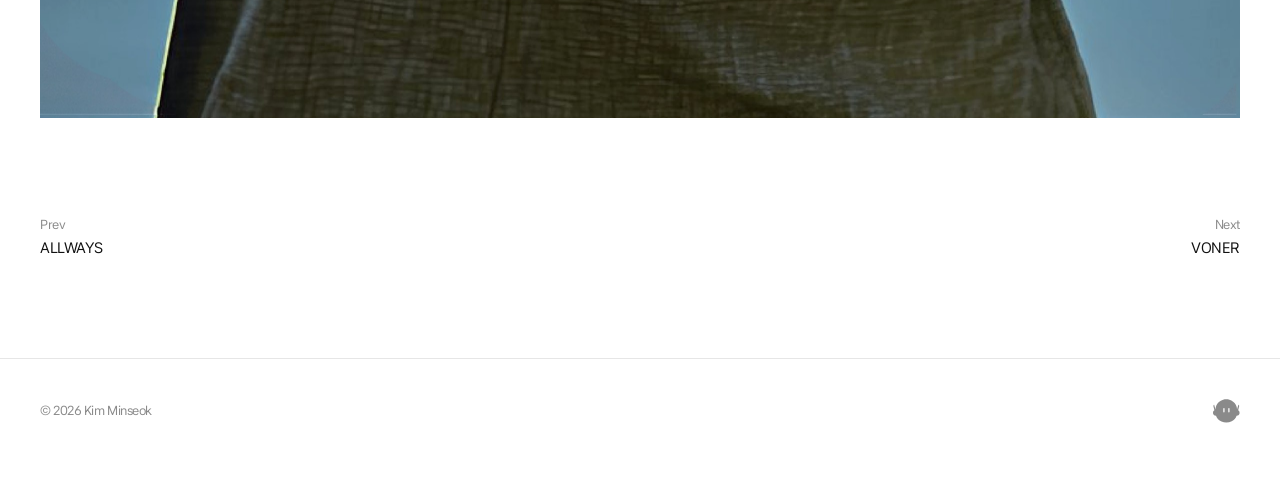
<file: stand.html>
<!doctype html>
<html lang="ko">
<head>
<meta charset="utf-8">
<meta name="viewport" content="width=device-width, initial-scale=1, viewport-fit=cover">
<title>STAND — Kim Minseok</title>
<meta name="description" content="인적이 드문 밤길, 안심 귀가를 위한 렌탈 서비스">
<link rel="preconnect" href="https://fonts.googleapis.com"><link rel="preconnect" href="https://fonts.gstatic.com" crossorigin><link rel="stylesheet" href="https://fonts.googleapis.com/css2?family=42dot+Sans:wght@400;500;600;700&display=swap">
<link rel="icon" href="favicon.svg?v=2" type="image/svg+xml">
<link rel="icon" href="favicon-32.png?v=2" sizes="32x32" type="image/png">
<link rel="apple-touch-icon" href="apple-touch-icon.png?v=2">
<link rel="stylesheet" href="assets/style.css?v=1794219512">
</head>
<body>
<header class="top"><div class="wrap">
  <a href="portfolio.html"><b>POINT OF VIEW</b></a>
  <nav><a href="portfolio.html">Work</a><a href="about.html">About</a><a href="point_of_view.pdf?v=1793337317" download="point_of_view.pdf">PDF</a><a href="https://sseogie.github.io/curio/" target="_blank" rel="noopener">Curio ↗</a></nav>
</div></header>
<main>
<div class="wrap">
<div class="p-head">
  <a class="back" href="portfolio.html">← Work</a>
  <h1>STAND</h1>
  <p class="sub">인적이 드문 밤길, 안심 귀가를 위한 렌탈 서비스</p>
  <p class="meta"><span class="mi">2024.09 – 2024.12</span><span class="dot"> · </span><span class="mi">Personal Project</span><span class="dot"> · </span><span class="mi">K-DESIGN 2025</span></p>
</div>
</div>
<div class="p-hero"><img src="images/stand-hero.jpg?v=1791817255" width="2400" height="1350" alt="STAND 대표 이미지"></div>
<div class="wrap">
<div class="p-text"><div><h3>Background</h3><p>선진국에서는 저출산과 고령화로 인한 인구감소로 지방 소멸과 도시 유령화 현상이 심화될 것이다. 이로 인해 나타날 각종 범죄와 사고를 방지하기 위해 많은 사회적 비용이 발생하는 것을 줄이고, 시민들의 안심 귀가를 돕는 안심귀가 렌탈서비스 STAND를 제안한다.</p></div><div><h3>Concept &amp; Solution</h3><p>STAND는 원스톱 렌탈 서비스를 제공하여 누구나 쉽게 빌릴 수 있고, 위험 상황 시에는 자동 시스템이 즉각적으로 대응하여 숙련도나 개인 구비 없이도 편리하게 사용할 수 있으며, 평상 시에도 사용자가 안심하고 귀가할 수 있도록 심리적인 안정감을 준다.</p></div></div>
<div class="imgs">
<img src="images/stand-1.jpg?v=1791861228" width="2400" height="1984" alt="STAND 이미지 1" loading="lazy">
<img src="images/stand-2.jpg?v=1791861229" width="2400" height="1748" alt="STAND 이미지 2" loading="lazy">
<img src="images/stand-3.jpg?v=1791861229" width="2400" height="1618" alt="STAND 이미지 3" loading="lazy">
<img src="images/stand-4.jpg?v=1791861229" width="2400" height="1028" alt="STAND 이미지 4" loading="lazy">
<img src="images/stand-5.jpg?v=1791861230" width="2400" height="3701" alt="STAND 이미지 5" loading="lazy">
</div>
<nav class="pn"><a href="allways.html"><span>Prev</span>ALLWAYS</a><a href="voner.html"><span>Next</span>VONER</a></nav>
</div>
</main>
<footer><div class="wrap"><span>© <span data-year>2026</span> Kim Minseok</span><svg class="curio" width="23" height="20" viewBox="0 0 23 20" aria-hidden="true"><path fill="currentColor" d="M21.4371 9.4251L22.2324 6.2537C22.3698 5.70579 22.2622 4.79628 21.7861 4.6428C21.7805 4.64085 21.7743 4.6402 21.7678 4.6402C21.702 4.6402 21.6003 4.72962 21.5798 4.79921L20.4815 8.61347C20.435 7.2019 20.1062 5.85309 19.4164 4.61776C18.2769 2.57634 16.3126 1.04055 13.955 0.368745C13.0906 0.122915 12.2042 0 11.3177 0C10.4313 0 9.48773 0.130719 8.59849 0.392157C5.89789 1.18558 3.7317 3.1327 2.75034 5.61149C2.36759 6.57887 2.2001 7.56447 2.15234 8.62063L1.06056 4.81547C1.03885 4.73905 0.938663 4.63955 0.864223 4.63955C0.85709 4.63955 0.849956 4.6402 0.843443 4.64248C0.407661 4.77319 0.25413 5.65311 0.389361 6.19517L1.19641 9.42965C0.104631 10.0231 -0.188476 11.2948 0.109592 12.4108C0.430923 13.4244 1.31148 14.1072 2.44017 14.1072C2.47956 14.1072 2.51926 14.1063 2.55896 14.1046C3.19914 16.3301 5.02384 18.0428 7.244 18.9825C8.53894 19.5311 9.93034 19.8026 11.3189 19.8026C12.9166 19.8026 14.5099 19.4427 15.9441 18.7299C17.918 17.7495 19.5095 16.147 20.0814 14.0994C20.1329 14.1027 20.1841 14.1043 20.2349 14.1043C21.3329 14.1043 22.2436 13.3834 22.528 12.3868C22.8161 11.277 22.519 10.0179 21.4371 9.4251ZM9.83884 10.7255C9.83884 11.0344 9.5997 11.2848 9.30505 11.2848C9.01039 11.2848 8.77125 11.0344 8.77125 10.7255V8.09742C8.77125 7.78851 9.01039 7.53813 9.30505 7.53813C9.45238 7.53813 9.58575 7.60056 9.68252 7.70202C9.77929 7.80347 9.83884 7.94297 9.83884 8.09742V10.7255ZM14.0754 10.7255C14.0754 11.0344 13.8362 11.2848 13.5416 11.2848C13.2469 11.2848 13.0081 11.0344 13.0081 10.7255V8.09742C13.0081 7.78851 13.2469 7.53813 13.5416 7.53813C13.6889 7.53813 13.8223 7.60056 13.9191 7.70202C14.0158 7.80347 14.0754 7.94297 14.0754 8.09742V10.7255Z"/></svg></div></footer>
<script src="assets/main.js"></script>
</body>
</html>
</file>
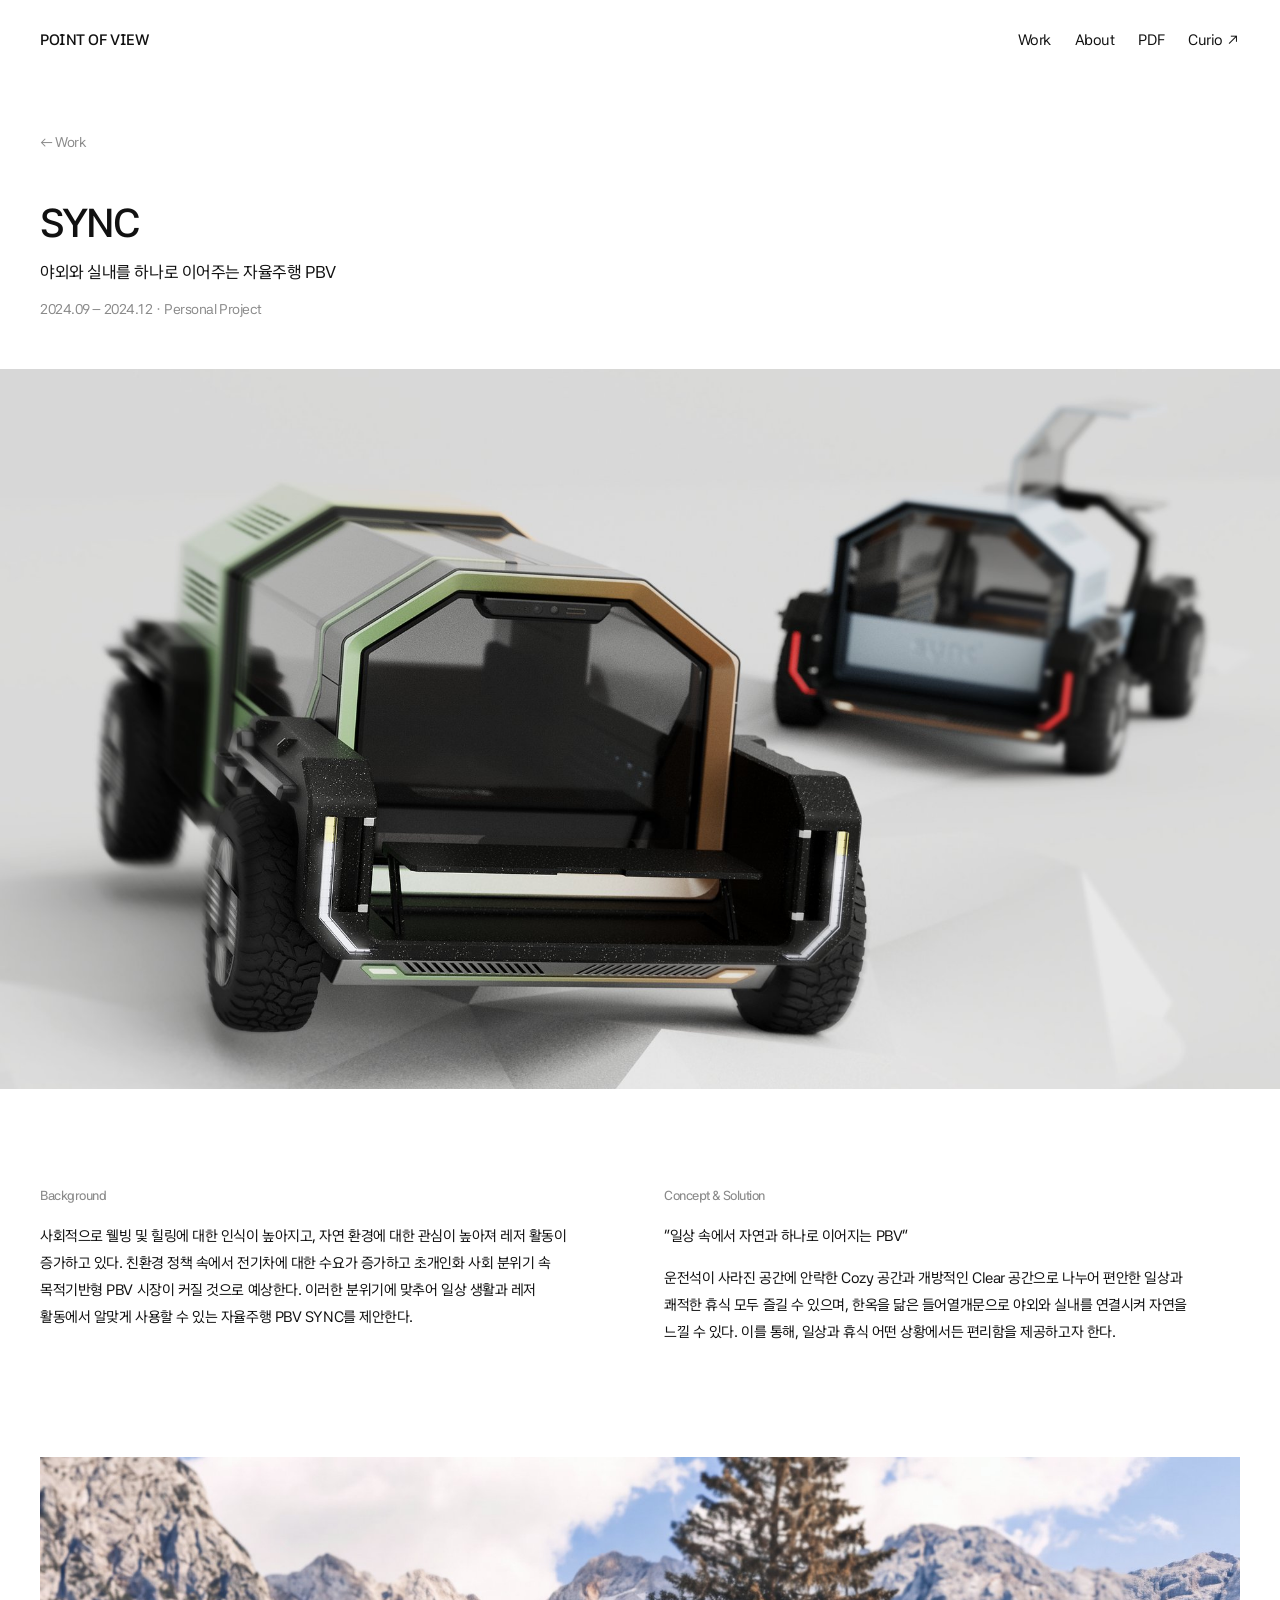
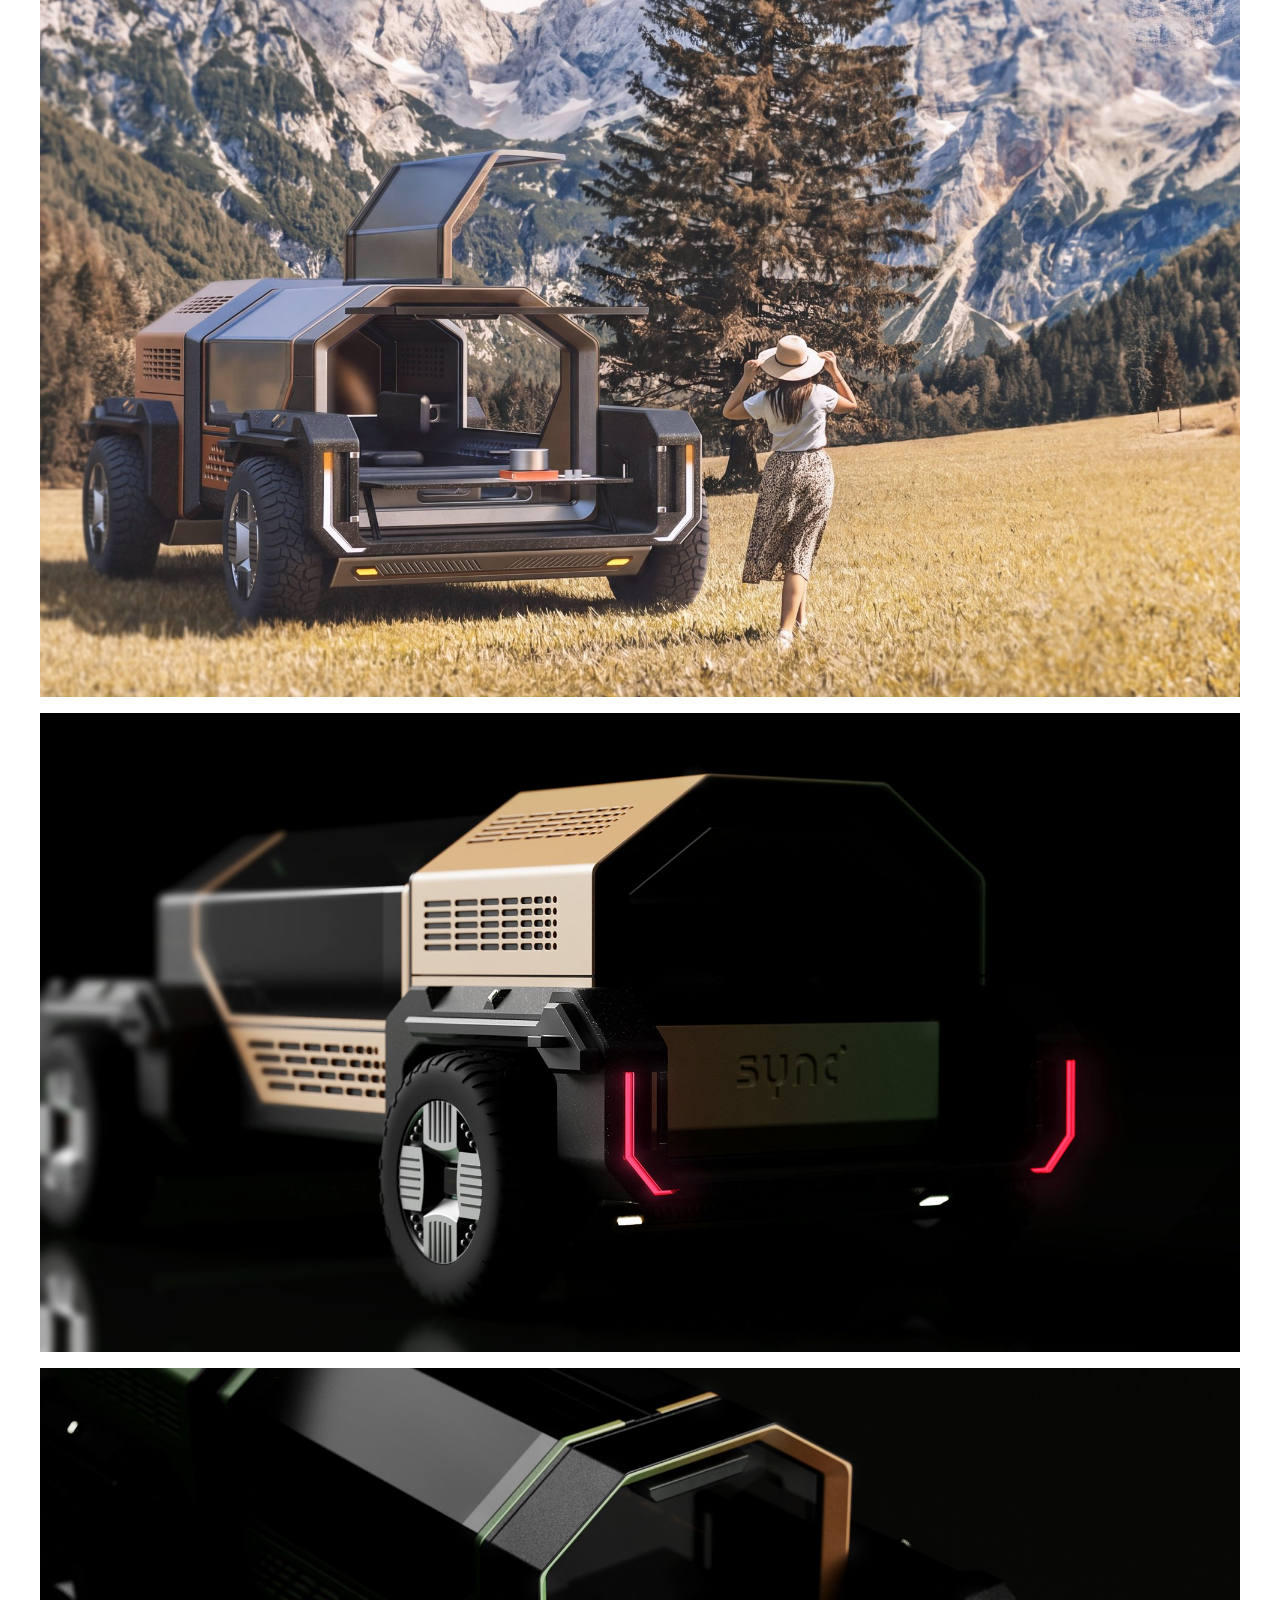
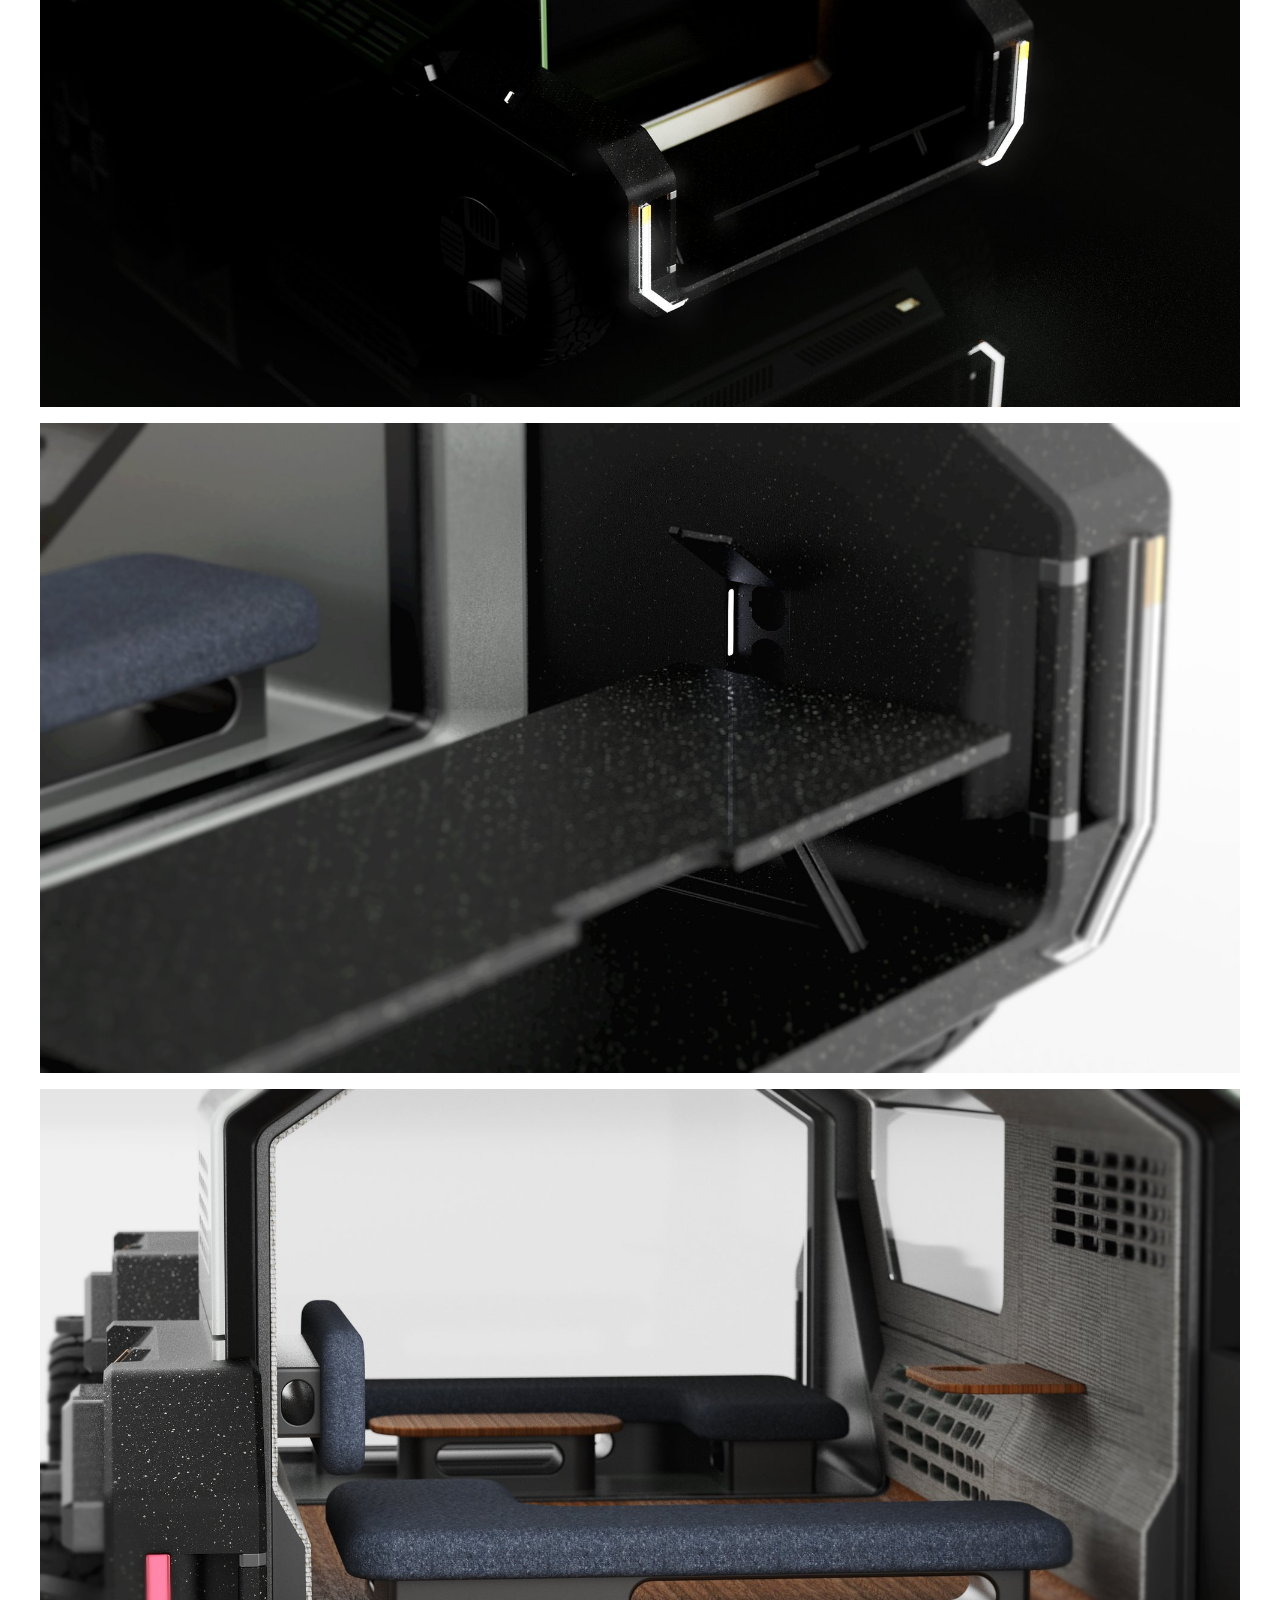
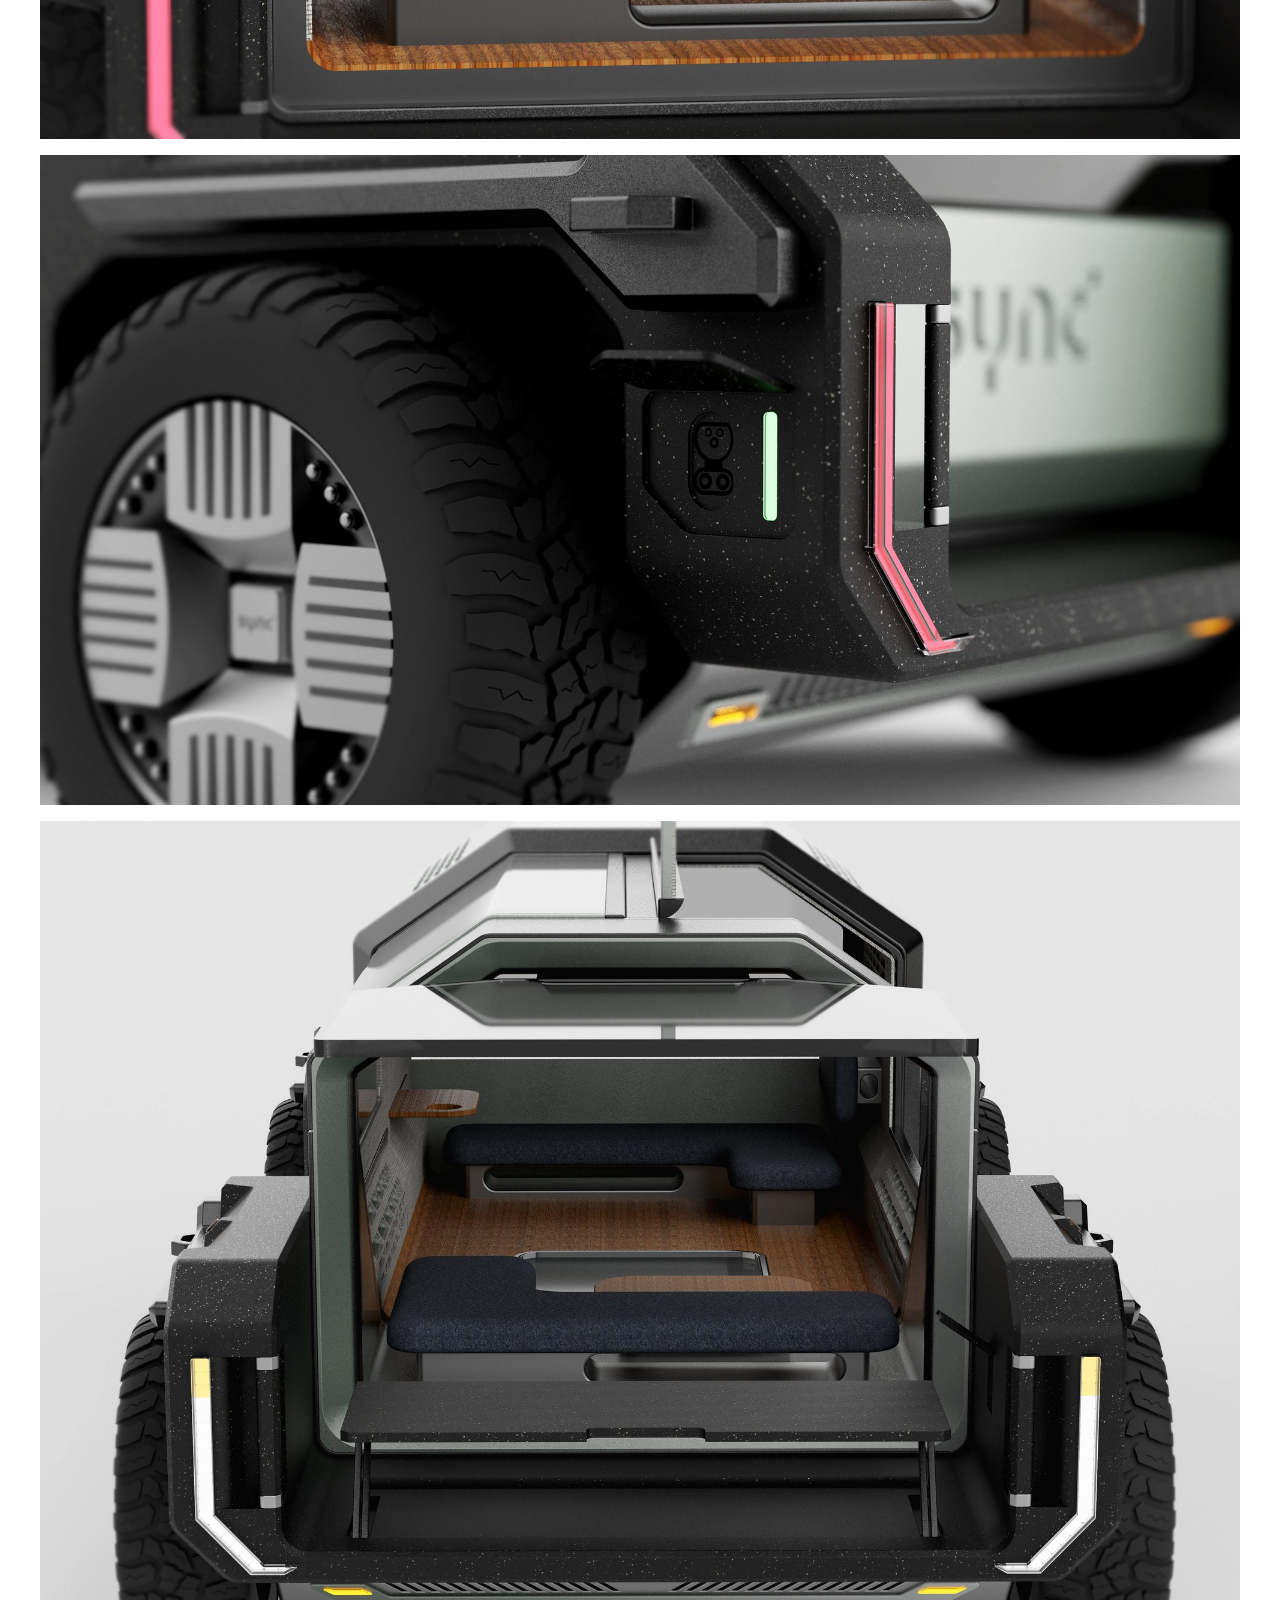
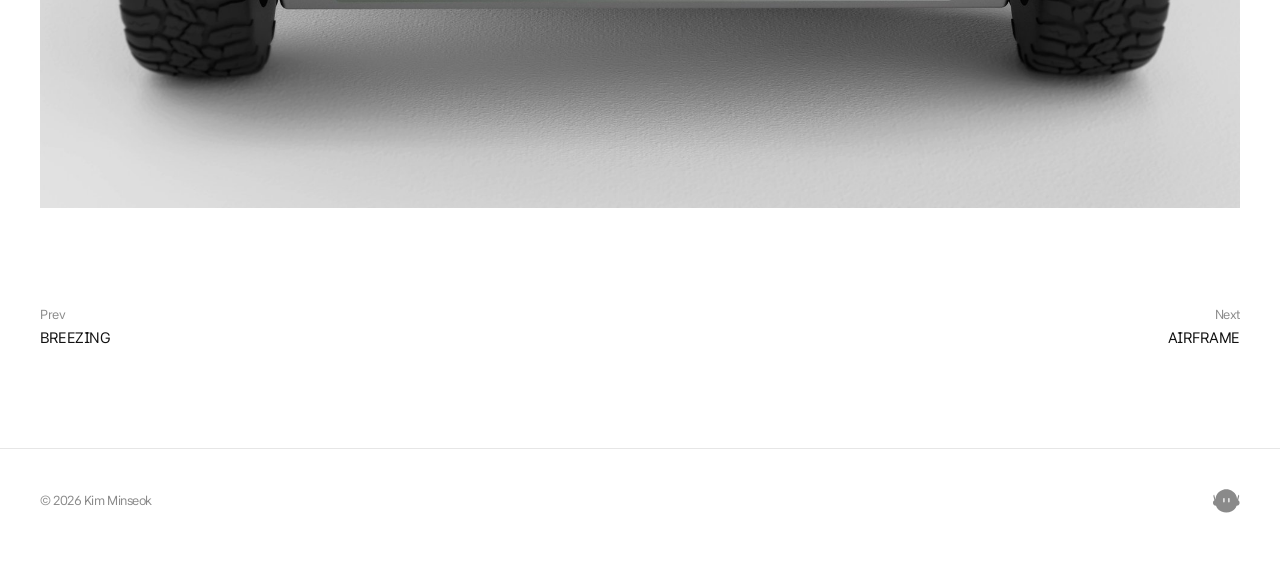
<file: sync.html>
<!doctype html>
<html lang="ko">
<head>
<meta charset="utf-8">
<meta name="viewport" content="width=device-width, initial-scale=1, viewport-fit=cover">
<title>SYNC — Kim Minseok</title>
<meta name="description" content="야외와 실내를 하나로 이어주는 자율주행 PBV">
<link rel="preconnect" href="https://fonts.googleapis.com"><link rel="preconnect" href="https://fonts.gstatic.com" crossorigin><link rel="stylesheet" href="https://fonts.googleapis.com/css2?family=42dot+Sans:wght@400;500;600;700&display=swap">
<link rel="icon" href="favicon.svg?v=2" type="image/svg+xml">
<link rel="icon" href="favicon-32.png?v=2" sizes="32x32" type="image/png">
<link rel="apple-touch-icon" href="apple-touch-icon.png?v=2">
<link rel="stylesheet" href="assets/style.css?v=1794219512">
</head>
<body>
<header class="top"><div class="wrap">
  <a href="portfolio.html"><b>POINT OF VIEW</b></a>
  <nav><a href="portfolio.html">Work</a><a href="about.html">About</a><a href="point_of_view.pdf?v=1793337317" download="point_of_view.pdf">PDF</a><a href="https://sseogie.github.io/curio/" target="_blank" rel="noopener">Curio ↗</a></nav>
</div></header>
<main>
<div class="wrap">
<div class="p-head">
  <a class="back" href="portfolio.html">← Work</a>
  <h1>SYNC</h1>
  <p class="sub">야외와 실내를 하나로 이어주는 자율주행 PBV</p>
  <p class="meta"><span class="mi">2024.09 – 2024.12</span><span class="dot"> · </span><span class="mi">Personal Project</span></p>
</div>
</div>
<div class="p-hero"><img src="images/sync-hero.jpg?v=1791781372" width="2000" height="1258" alt="SYNC 대표 이미지"></div>
<div class="wrap">
<div class="p-text"><div><h3>Background</h3><p>사회적으로 웰빙 및 힐링에 대한 인식이 높아지고, 자연 환경에 대한 관심이 높아져 레저 활동이 증가하고 있다. 친환경 정책 속에서 전기차에 대한 수요가 증가하고 초개인화 사회 분위기 속 목적기반형 PBV 시장이 커질 것으로 예상한다. 이러한 분위기에 맞추어 일상 생활과 레저 활동에서 알맞게 사용할 수 있는 자율주행 PBV SYNC를 제안한다.</p></div><div><h3>Concept &amp; Solution</h3><p>“일상 속에서 자연과 하나로 이어지는 PBV”</p><p>운전석이 사라진 공간에 안락한 Cozy 공간과 개방적인 Clear 공간으로 나누어 편안한 일상과 쾌적한 휴식 모두 즐길 수 있으며, 한옥을 닮은 들어열개문으로 야외와 실내를 연결시켜 자연을 느낄 수 있다. 이를 통해, 일상과 휴식 어떤 상황에서든 편리함을 제공하고자 한다.</p></div></div>
<div class="imgs">
<img src="images/sync-1.jpg?v=1791781372" width="2000" height="1401" alt="SYNC 이미지 1" loading="lazy">
<img src="images/sync-2.jpg?v=1791781372" width="2000" height="1065" alt="SYNC 이미지 2" loading="lazy">
<img src="images/sync-3.jpg?v=1791781372" width="2000" height="1065" alt="SYNC 이미지 3" loading="lazy">
<img src="images/sync-4.jpg?v=1791781372" width="2000" height="1083" alt="SYNC 이미지 4" loading="lazy">
<img src="images/sync-5.jpg?v=1791781372" width="2000" height="1083" alt="SYNC 이미지 5" loading="lazy">
<img src="images/sync-6.jpg?v=1791781372" width="2000" height="1083" alt="SYNC 이미지 6" loading="lazy">
<img src="images/sync-7.jpg?v=1791781372" width="2000" height="1646" alt="SYNC 이미지 7" loading="lazy">
</div>
<nav class="pn"><a href="brezzing.html"><span>Prev</span>BREEZING</a><a href="airframe.html"><span>Next</span>AIRFRAME</a></nav>
</div>
</main>
<footer><div class="wrap"><span>© <span data-year>2026</span> Kim Minseok</span><svg class="curio" width="23" height="20" viewBox="0 0 23 20" aria-hidden="true"><path fill="currentColor" d="M21.4371 9.4251L22.2324 6.2537C22.3698 5.70579 22.2622 4.79628 21.7861 4.6428C21.7805 4.64085 21.7743 4.6402 21.7678 4.6402C21.702 4.6402 21.6003 4.72962 21.5798 4.79921L20.4815 8.61347C20.435 7.2019 20.1062 5.85309 19.4164 4.61776C18.2769 2.57634 16.3126 1.04055 13.955 0.368745C13.0906 0.122915 12.2042 0 11.3177 0C10.4313 0 9.48773 0.130719 8.59849 0.392157C5.89789 1.18558 3.7317 3.1327 2.75034 5.61149C2.36759 6.57887 2.2001 7.56447 2.15234 8.62063L1.06056 4.81547C1.03885 4.73905 0.938663 4.63955 0.864223 4.63955C0.85709 4.63955 0.849956 4.6402 0.843443 4.64248C0.407661 4.77319 0.25413 5.65311 0.389361 6.19517L1.19641 9.42965C0.104631 10.0231 -0.188476 11.2948 0.109592 12.4108C0.430923 13.4244 1.31148 14.1072 2.44017 14.1072C2.47956 14.1072 2.51926 14.1063 2.55896 14.1046C3.19914 16.3301 5.02384 18.0428 7.244 18.9825C8.53894 19.5311 9.93034 19.8026 11.3189 19.8026C12.9166 19.8026 14.5099 19.4427 15.9441 18.7299C17.918 17.7495 19.5095 16.147 20.0814 14.0994C20.1329 14.1027 20.1841 14.1043 20.2349 14.1043C21.3329 14.1043 22.2436 13.3834 22.528 12.3868C22.8161 11.277 22.519 10.0179 21.4371 9.4251ZM9.83884 10.7255C9.83884 11.0344 9.5997 11.2848 9.30505 11.2848C9.01039 11.2848 8.77125 11.0344 8.77125 10.7255V8.09742C8.77125 7.78851 9.01039 7.53813 9.30505 7.53813C9.45238 7.53813 9.58575 7.60056 9.68252 7.70202C9.77929 7.80347 9.83884 7.94297 9.83884 8.09742V10.7255ZM14.0754 10.7255C14.0754 11.0344 13.8362 11.2848 13.5416 11.2848C13.2469 11.2848 13.0081 11.0344 13.0081 10.7255V8.09742C13.0081 7.78851 13.2469 7.53813 13.5416 7.53813C13.6889 7.53813 13.8223 7.60056 13.9191 7.70202C14.0158 7.80347 14.0754 7.94297 14.0754 8.09742V10.7255Z"/></svg></div></footer>
<script src="assets/main.js"></script>
</body>
</html>
</file>
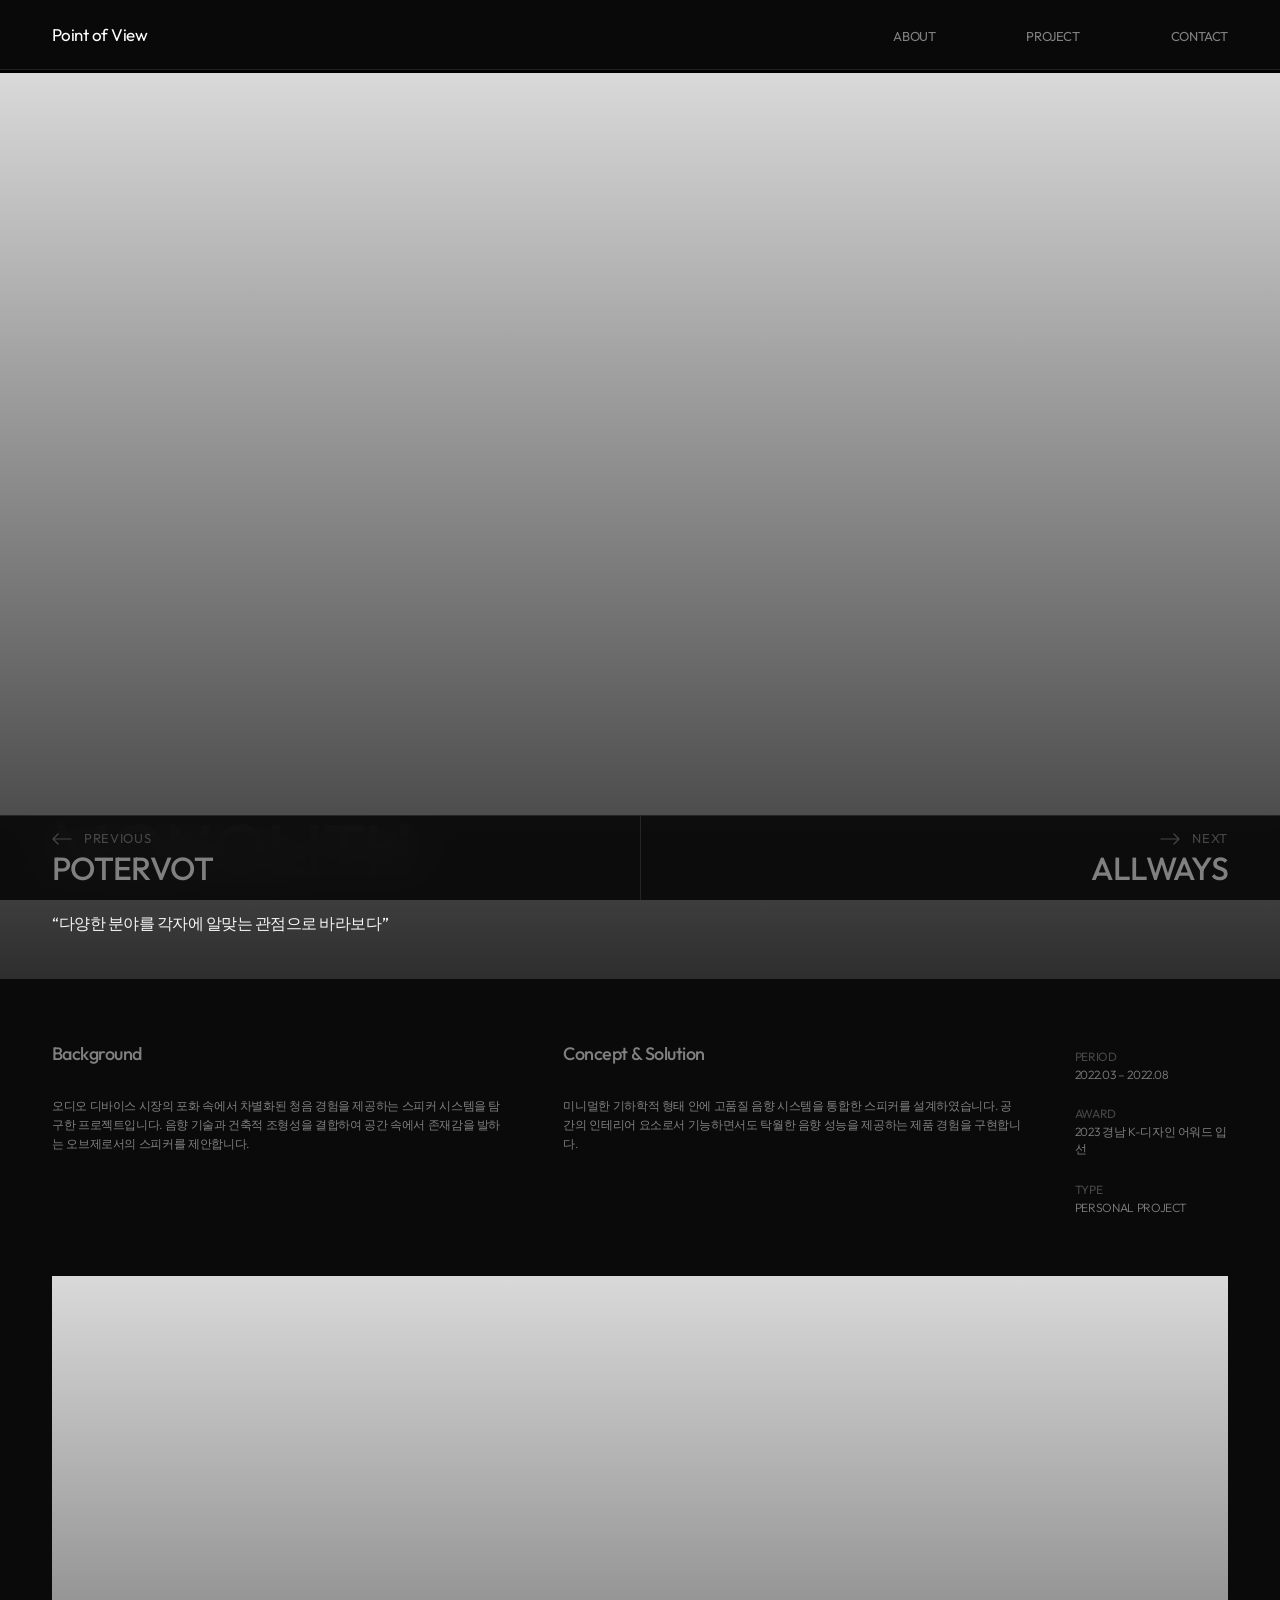
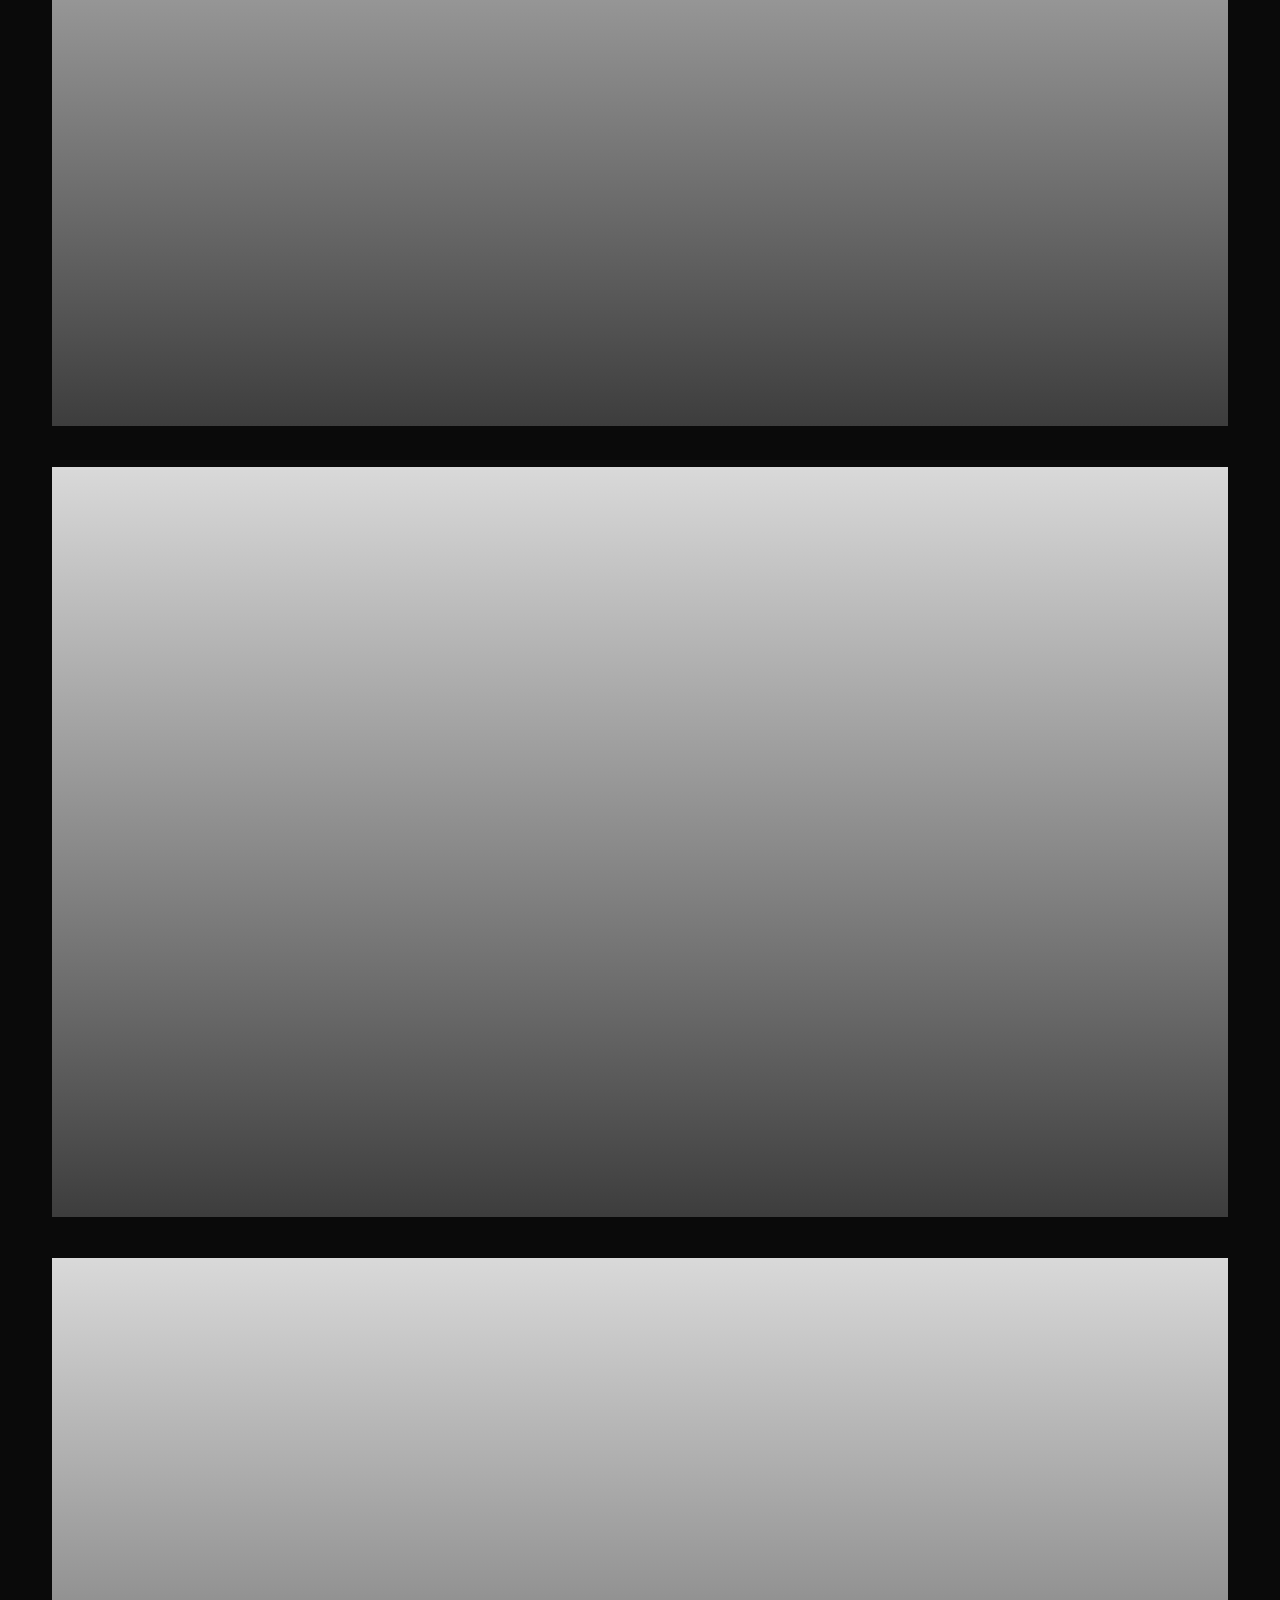
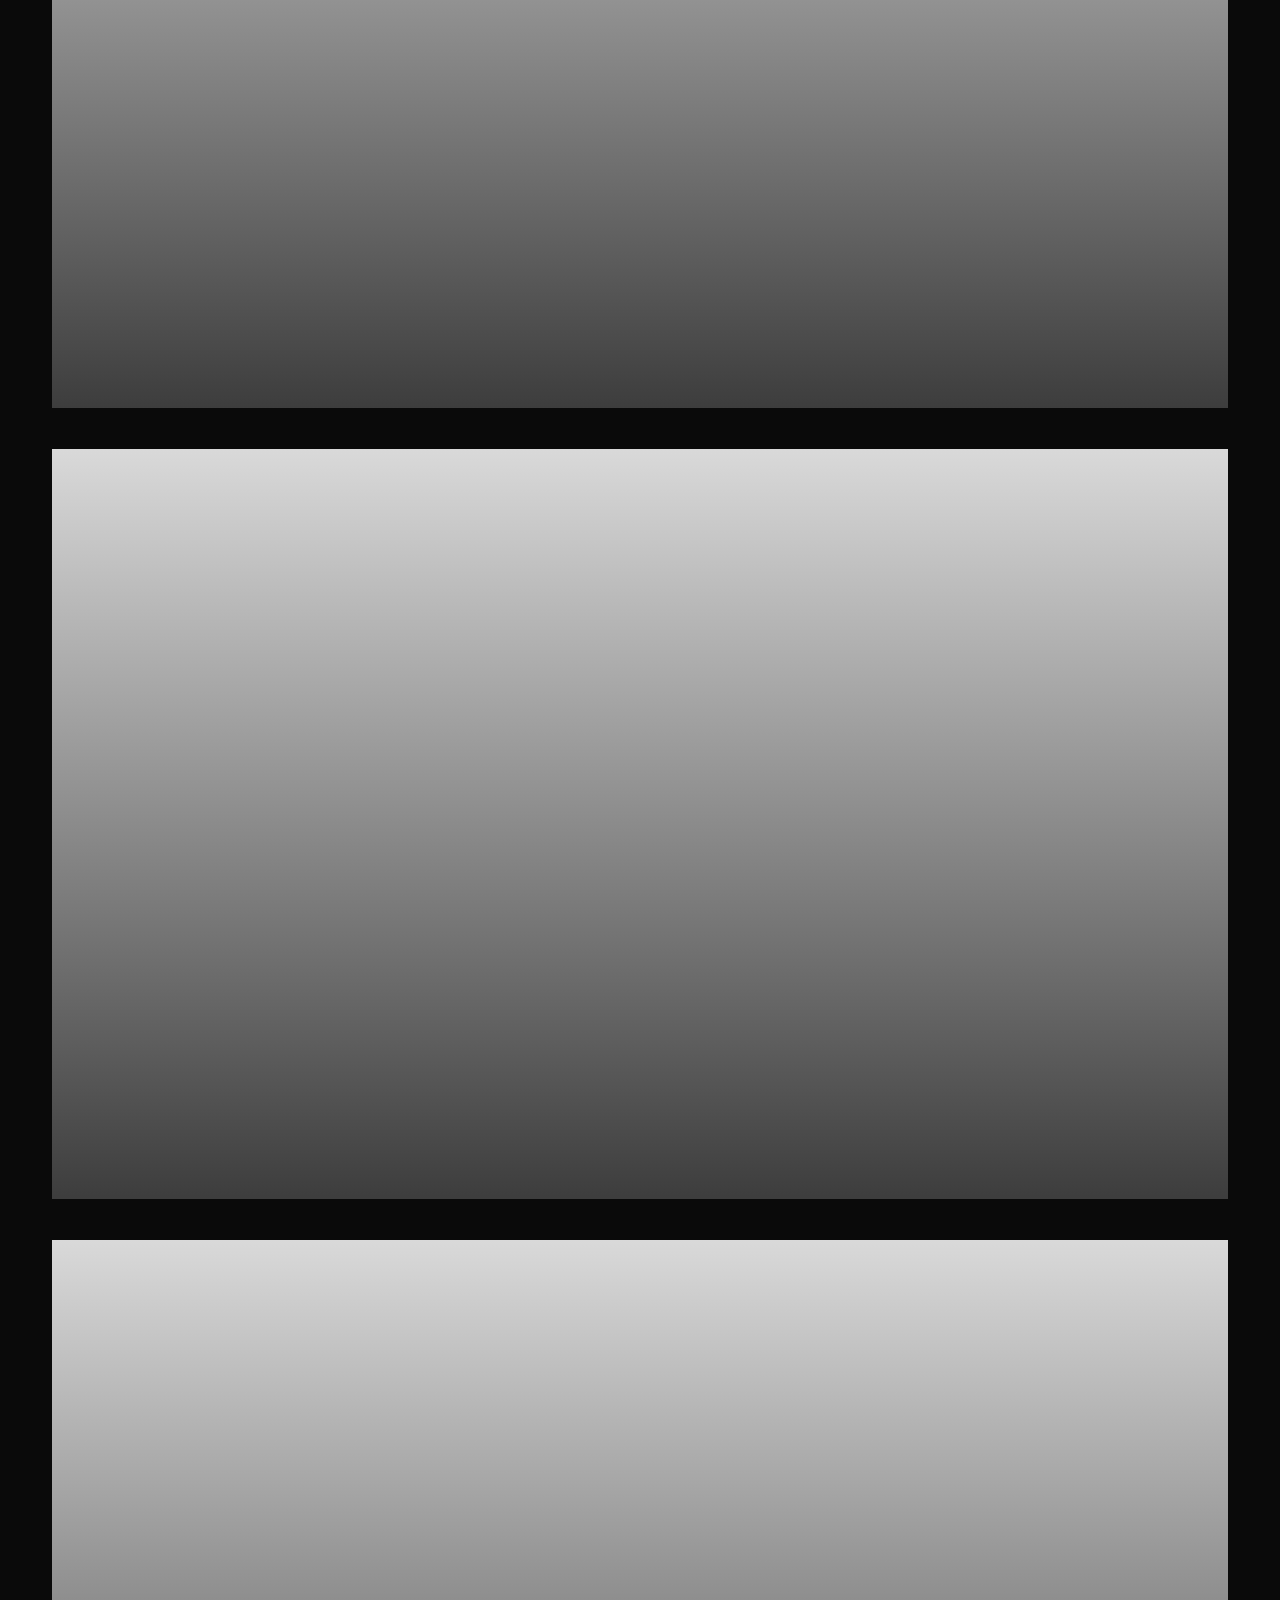
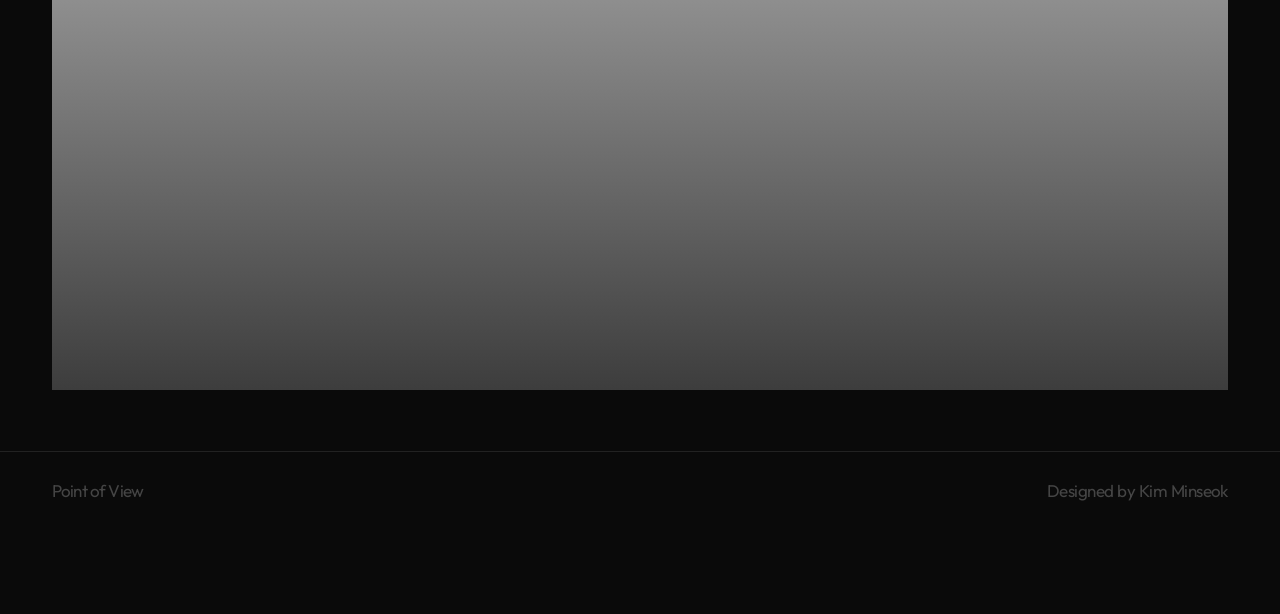
<file: tune.html>
<!DOCTYPE html>
<html lang="ko">
<head>
  <meta charset="UTF-8" />
  <meta name="viewport" content="width=device-width, initial-scale=1.0" />
  <title>MONOLITH — KIM MINSEOK</title>
  <link href="https://fonts.googleapis.com/css2?family=Outfit:wght@100..900&family=Playwrite+AU+TAS:wght@100..400&display=swap" rel="stylesheet" />
  <style>
    *, *::before, *::after { box-sizing: border-box; margin: 0; padding: 0; }
    :root {
      --bg: #0a0a0a;
      --text: #ffffff;
      --muted: #808080;
      --border: rgba(255,255,255,0.1);
    }
    html { scroll-behavior: smooth; }
    /* ── AMBIENT BACKGROUND (side margins beyond 1440px) ── */
    .ambient-bg {
      position: fixed;
      inset: 0;
      z-index: 0;
      background-size: cover;
      background-position: center;
      background-repeat: no-repeat;
      transform: scale(1.18);
      filter: blur(20px) brightness(0.12) saturate(0.6);
      opacity: 0.9;
      pointer-events: none;
    }


    body {
      background: #000;       /* pure black beyond wrapper */
      color: var(--text);
      font-family: 'Outfit', sans-serif;
      overflow-x: hidden;
    }


    /* ── PAGE WRAPPER — 1440px, centered, solid bg covers ambient ── */
    .page-wrapper {
      position: relative;
      z-index: 1;
      max-width: 1440px;
      margin: 0 auto;
      background: var(--bg);
    }

    /* ── TOP NAV (full-width, inner constrained) ── */
    nav.top-nav {
      position: fixed;
      top: 0; left: 0; right: 0;
      z-index: 100;
      display: flex;
      align-items: center;
      justify-content: space-between;
      padding: 24px 52px;
      background: rgba(10,10,10,0.9);
      backdrop-filter: blur(16px);
      border-bottom: 1px solid var(--border);
    }
    .nav-logo {
      font-size: 17px; font-weight: 400;
      letter-spacing: -0.51px;
      color: var(--text); text-decoration: none;
    }
    .nav-links { display: flex; gap: 91px; list-style: none; }
    .nav-links a {
      font-size: 13px; font-weight: 400;
      letter-spacing: -0.39px; text-transform: uppercase;
      color: var(--muted); text-decoration: none;
      transition: color 0.25s;
    }
    .nav-links a:hover { color: var(--text); }

    /* ── HERO ── */
    .project-hero {
      margin-top: 73px; height: 906px;
      position: relative; overflow: hidden;
      background: #1a1a1a;
    }
    .hero-img {
      position: absolute; inset: 0;
      width: 100%; height: 100%;
      object-fit: cover;
      filter: brightness(1) saturate(1);
    }
    .hero-overlay {
      position: absolute; inset: 0;
      background: transparent;
    }
    .hero-placeholder {
      position: absolute; inset: 0;
      background: linear-gradient(to bottom, #d9d9d9 0%, #2e2e2e 100%);
    }
    .hero-view-label { display: none; 
      position: absolute; left: 52px; bottom: 179px;
      font-family: 'Playwrite AU TAS', cursive;
      font-size: 13px; font-weight: 300;
      color: var(--text); letter-spacing: -0.39px; line-height: 1;
    }
    .hero-title {
      position: absolute; left: 52px; bottom: 96px;
      font-size: 70px; font-weight: 500;
      color: #f7f7f7; line-height: 1; letter-spacing: -0.02em;
    }
    .hero-subtitle {
      position: absolute; left: 52px; bottom: 48px;
      font-size: 16px; font-weight: 400;
      color: #f7f7f7; letter-spacing: -0.48px; line-height: 1;
    }
    .hero-scroll { display: none; 
      position: absolute; right: 57px; bottom: 49px;
      display: flex; flex-direction: column; align-items: center;
    }
    .hero-scroll::before {
      content: ''; display: block;
      width: 1px; height: 55px;
      background: var(--muted); margin-bottom: 16px;
    }
    .hero-scroll-text {
      writing-mode: vertical-rl;
      font-size: 10px; font-weight: 400;
      letter-spacing: 0.5px; text-transform: uppercase;
      color: var(--muted);
    }

    /* ── CONTENT ── */
    .project-content { padding: 66px 52px 0; }
    .content-grid {
      display: grid;
      grid-template-columns: 39.07fr 39.07fr 13.02fr;
      column-gap: 4.41%; align-items: start;
    }
    .section-heading {
      font-size: 18px; font-weight: 500;
      color: var(--muted); letter-spacing: -0.54px;
      margin-bottom: 33px; line-height: 1;
    }
    .section-body {
      font-size: 12px; font-weight: 300;
      color: var(--muted); line-height: 19px; letter-spacing: -0.36px;
    }
    .meta-col { padding-top: 4px; }
    .meta-item { margin-bottom: 24px; }
    .meta-item:last-child { margin-bottom: 0; }
    .meta-label {
      display: block; font-size: 12px;
      color: #474747; letter-spacing: -0.36px; margin-bottom: 3px;
    }
    .meta-value {
      display: block; font-size: 12px; font-weight: 300;
      color: var(--muted); letter-spacing: -0.36px;
    }

    /* ── IMAGES ── */
    .project-images {
      margin-top: 61px;
      display: flex; flex-direction: column;
      gap: 41px; padding: 0 52px;
    }
    .project-img-item { width: 100%; height: 750px; overflow: hidden; }
    .project-img-item.placeholder {
      background: linear-gradient(to bottom, #d9d9d9, #3d3d3d);
    }
    .project-img-item img {
      width: 100%; height: 100%;
      object-fit: cover; display: block;
      filter: brightness(0.85);
      transition: transform 0.6s ease;
    }
    .project-img-item:hover img { transform: scale(1.02); }

    /* ── FOOTER ── */
    footer {
      border-top: 1px solid rgba(128,128,128,0.2);
      padding: 28px 52px;
      display: flex; align-items: center;
      justify-content: space-between;
      margin-top: 61px;
    }
    .footer-logo {
      font-size: 17px; font-weight: 400;
      letter-spacing: -0.85px; color: rgba(128,128,128,0.5);
    }
    .footer-copy {
      font-size: 17px; font-weight: 400;
      letter-spacing: -0.51px; color: rgba(128,128,128,0.5);
    }

    /* ── FIXED BOTTOM NAV ── */
    .project-nav {
      position: fixed;
      bottom: 0; left: 0; right: 0;
      z-index: 90;
      display: grid; grid-template-columns: 1fr 1fr;
      background: rgba(10,10,10,0.95);
      backdrop-filter: blur(20px);
      border-top: 1px solid var(--border);
    }
    .nav-prev, .nav-next {
      display: flex; flex-direction: column;
      justify-content: center;
      padding: 16px 52px; text-decoration: none;
      gap: 7px; transition: background 0.25s;
    }
    .nav-next {
      align-items: flex-end;
      border-left: 1px solid var(--border);
    }
    .nav-prev:hover, .nav-next:hover { background: rgba(255,255,255,0.03); }
    .nav-dir { display: flex; align-items: center; gap: 12px; }
    .nav-next .nav-dir { flex-direction: row-reverse; }
    .nav-dir-label {
      font-size: 13px; font-weight: 400;
      color: rgba(128,128,128,0.5);
      letter-spacing: 0.05em; text-transform: uppercase; line-height: 1;
    }
    .nav-project-title {
      font-size: 32px; font-weight: 500;
      color: var(--muted); letter-spacing: -0.02em; line-height: 1;
    }

    /* ── MOBILE ── */
    @media (max-width: 768px) {
      /* top nav */
      nav.top-nav { padding: 16px 20px; }
      .nav-links { gap: 20px; }
      .nav-links a { font-size: 11px; }

      /* hero */
      .project-hero { height: auto; margin-top: 57px; }
      .hero-img { position: relative; width: 100%; height: auto; object-fit: unset; }
      .hero-view-label { display: none;  left: 20px; bottom: 90px; font-size: 11px; }
      .hero-title { left: 20px; bottom: 48px; font-size: 36px; }
      .hero-subtitle { left: 20px; bottom: 18px; font-size: 12px; }
      .hero-scroll { display: none;  display: none; }

      /* content */
      .project-content { padding: 36px 20px 0; }
      .content-grid {
        grid-template-columns: 1fr;
        column-gap: 0;
        row-gap: 28px;
      }
      .section-heading { font-size: 14px; margin-bottom: 12px; }
      .section-body { font-size: 12px; line-height: 18px; }
      .meta-col { display: flex; flex-wrap: wrap; gap: 12px 28px; padding-top: 0; }
      .meta-item { margin-bottom: 0; }
      .meta-label { font-size: 10px; }
      .meta-value { font-size: 11px; }

      /* images */
      .project-images { margin-top: 32px; gap: 16px; padding: 0 20px; }
      .project-img-item { height: auto !important; }
      .project-img-item img { height: auto; object-fit: unset; }

      /* footer */
      footer { padding: 22px 20px; margin-top: 32px; flex-direction: column; align-items: flex-start; gap: 6px; }
      .footer-logo, .footer-copy { font-size: 12px; }

      /* bottom nav */
      .nav-prev, .nav-next { padding: 14px 20px; gap: 4px; }
      .nav-project-title { font-size: 22px; }
      .nav-dir-label { font-size: 10px; }
      .nav-dir svg { width: 16px; }
    }
  </style>
</head>
<body>

  <!-- Ambient background for wide viewports -->
  <div class="ambient-bg"></div>
  <!-- Top Nav -->
  <nav class="top-nav">
    <a href="portfolio.html" class="nav-logo">Point of View</a>
    <ul class="nav-links">
      <li><a href="portfolio.html#about">About</a></li>
      <li><a href="portfolio.html#projects">Project</a></li>
      <li><a href="portfolio.html#contact">Contact</a></li>
    </ul>
  </nav>

  <div class="page-wrapper">

    <!-- Hero -->
    <section class="project-hero">
        <div class="hero-placeholder"></div>
      <span class="hero-view-label">View 08</span>
      <h1 class="hero-title">MONOLITH</h1>
      <p class="hero-subtitle">&ldquo;다양한 분야를 각자에 알맞는 관점으로 바라보다&rdquo;</p>
    </section>

    <!-- Content -->
    <section class="project-content">
      <div class="content-grid">
        <div class="col-bg">
          <h2 class="section-heading">Background</h2>
          <p class="section-body">오디오 디바이스 시장의 포화 속에서 차별화된 청음 경험을 제공하는 스피커 시스템을 탐구한 프로젝트입니다. 음향 기술과 건축적 조형성을 결합하여 공간 속에서 존재감을 발하는 오브제로서의 스피커를 제안합니다.</p>
        </div>
        <div class="col-cs">
          <h2 class="section-heading">Concept &amp; Solution</h2>
          <p class="section-body">미니멀한 기하학적 형태 안에 고품질 음향 시스템을 통합한 스피커를 설계하였습니다. 공간의 인테리어 요소로서 기능하면서도 탁월한 음향 성능을 제공하는 제품 경험을 구현합니다.</p>
        </div>
        <div class="meta-col">
          <div class="meta-item">
            <span class="meta-label">PERIOD</span>
            <span class="meta-value">2022.03 – 2022.08</span>
          </div>
          <div class="meta-item">
            <span class="meta-label">AWARD</span>
            <span class="meta-value">2023 경남 K-디자인 어워드 입선</span>
          </div>
          <div class="meta-item">
            <span class="meta-label">TYPE</span>
            <span class="meta-value">PERSONAL PROJECT</span>
          </div>
        </div>
      </div>
    </section>

    <!-- Images -->
    <div class="project-images">
        <div class="project-img-item placeholder"></div>
        <div class="project-img-item placeholder"></div>
        <div class="project-img-item placeholder"></div>
        <div class="project-img-item placeholder"></div>
        <div class="project-img-item placeholder"></div>
    </div>

    <!-- Footer -->
    <footer>
      <span class="footer-logo">Point of View</span>
      <span class="footer-copy">Designed by Kim Minseok</span>
    </footer>

  </div><!-- /page-wrapper -->

  <!-- Fixed Bottom Nav -->
  <nav class="project-nav">
      <a href="povervot.html" class="nav-prev">
        <div class="nav-dir">
          <svg width="20" height="12" viewBox="0 0 20 12" fill="none">
            <path d="M19 6H1M6 1L1 6l5 5" stroke="rgba(128,128,128,0.5)" stroke-width="1.2" stroke-linecap="round" stroke-linejoin="round"/>
          </svg>
          <span class="nav-dir-label">Previous</span>
        </div>
        <span class="nav-project-title">POTERVOT</span>
      </a>
      <a href="allways.html" class="nav-next">
        <div class="nav-dir">
          <span class="nav-dir-label">Next</span>
          <svg width="20" height="12" viewBox="0 0 20 12" fill="none">
            <path d="M1 6h18M14 1l5 5-5 5" stroke="rgba(128,128,128,0.5)" stroke-width="1.2" stroke-linecap="round" stroke-linejoin="round"/>
          </svg>
        </div>
        <span class="nav-project-title">ALLWAYS</span>
      </a>
  </nav>


  <script>
    function fitPadding() {
      var nav = document.querySelector('.project-nav');
      var wrapper = document.querySelector('.page-wrapper');
      if (nav && wrapper) {
        wrapper.style.paddingBottom = nav.offsetHeight + 'px';
      }
    }
    window.addEventListener('load', fitPadding);
    window.addEventListener('resize', fitPadding);
  </script>
</body>
</html>
</file>
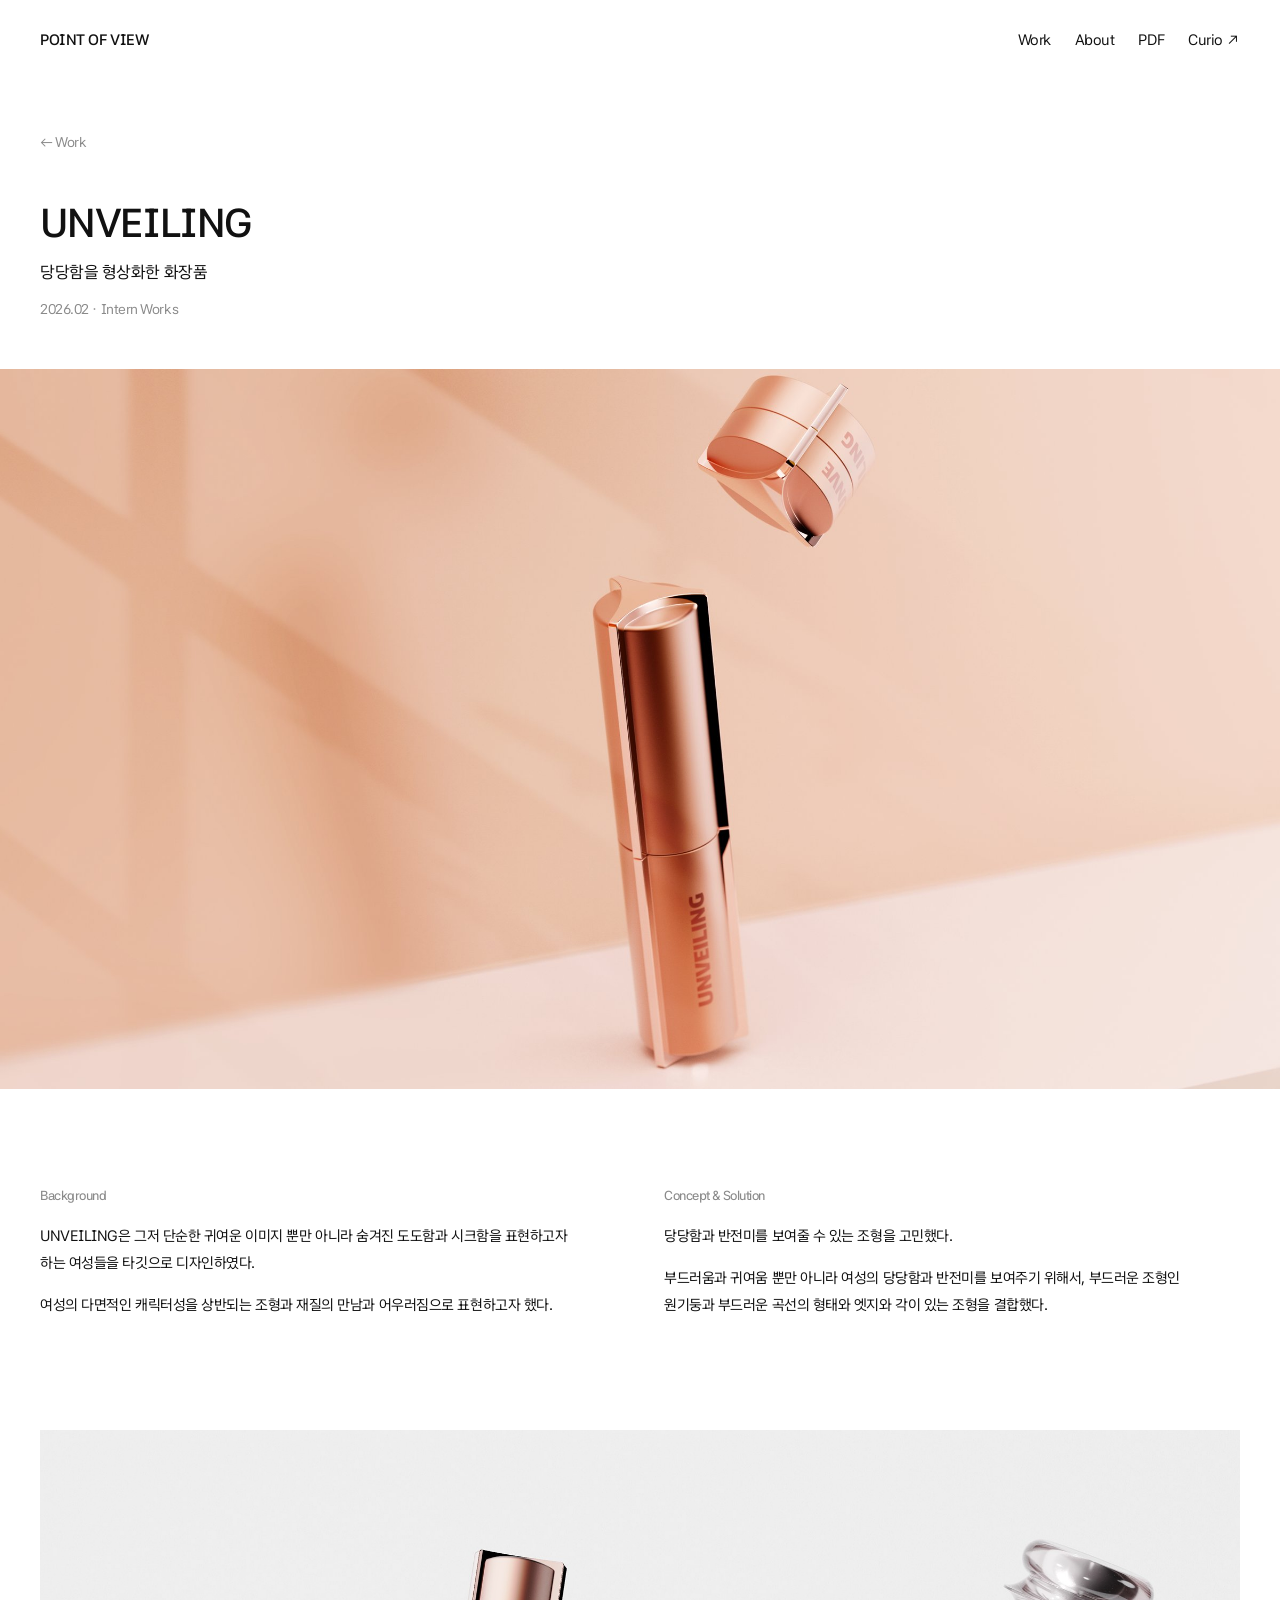
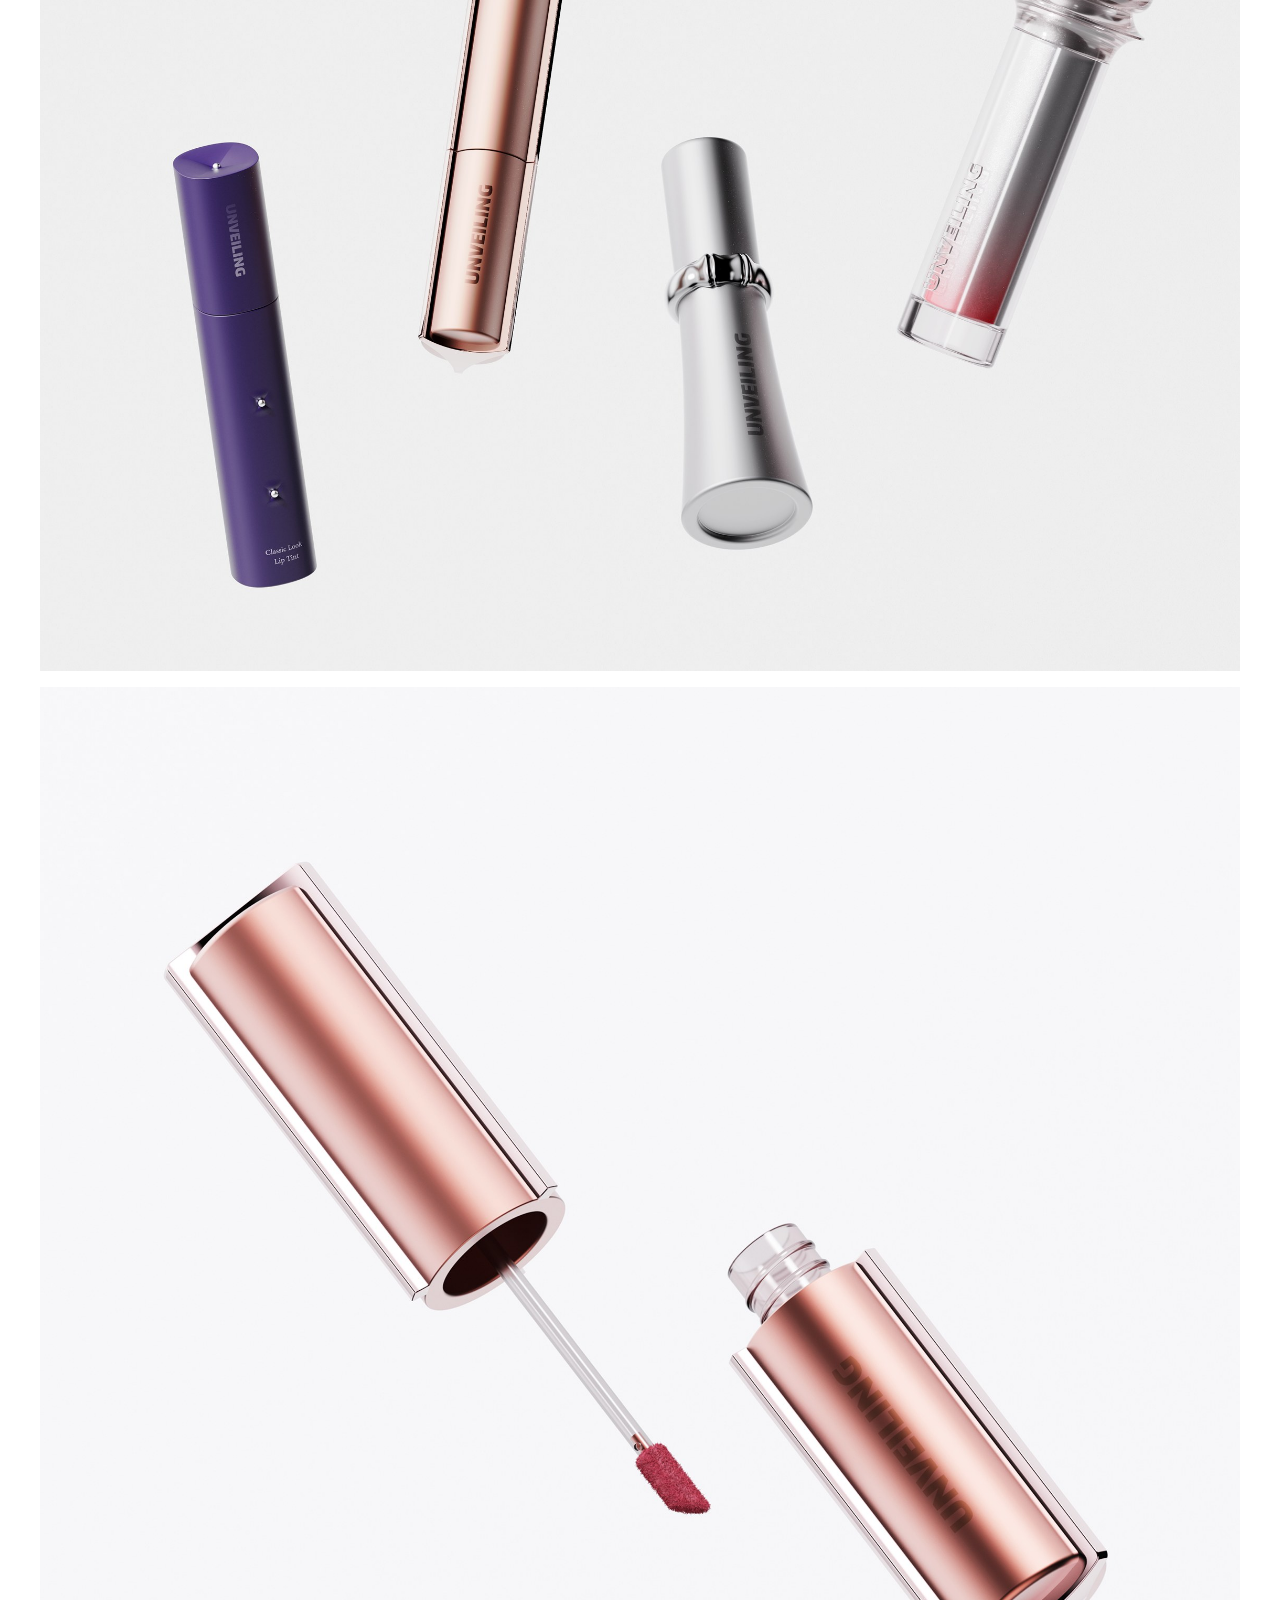
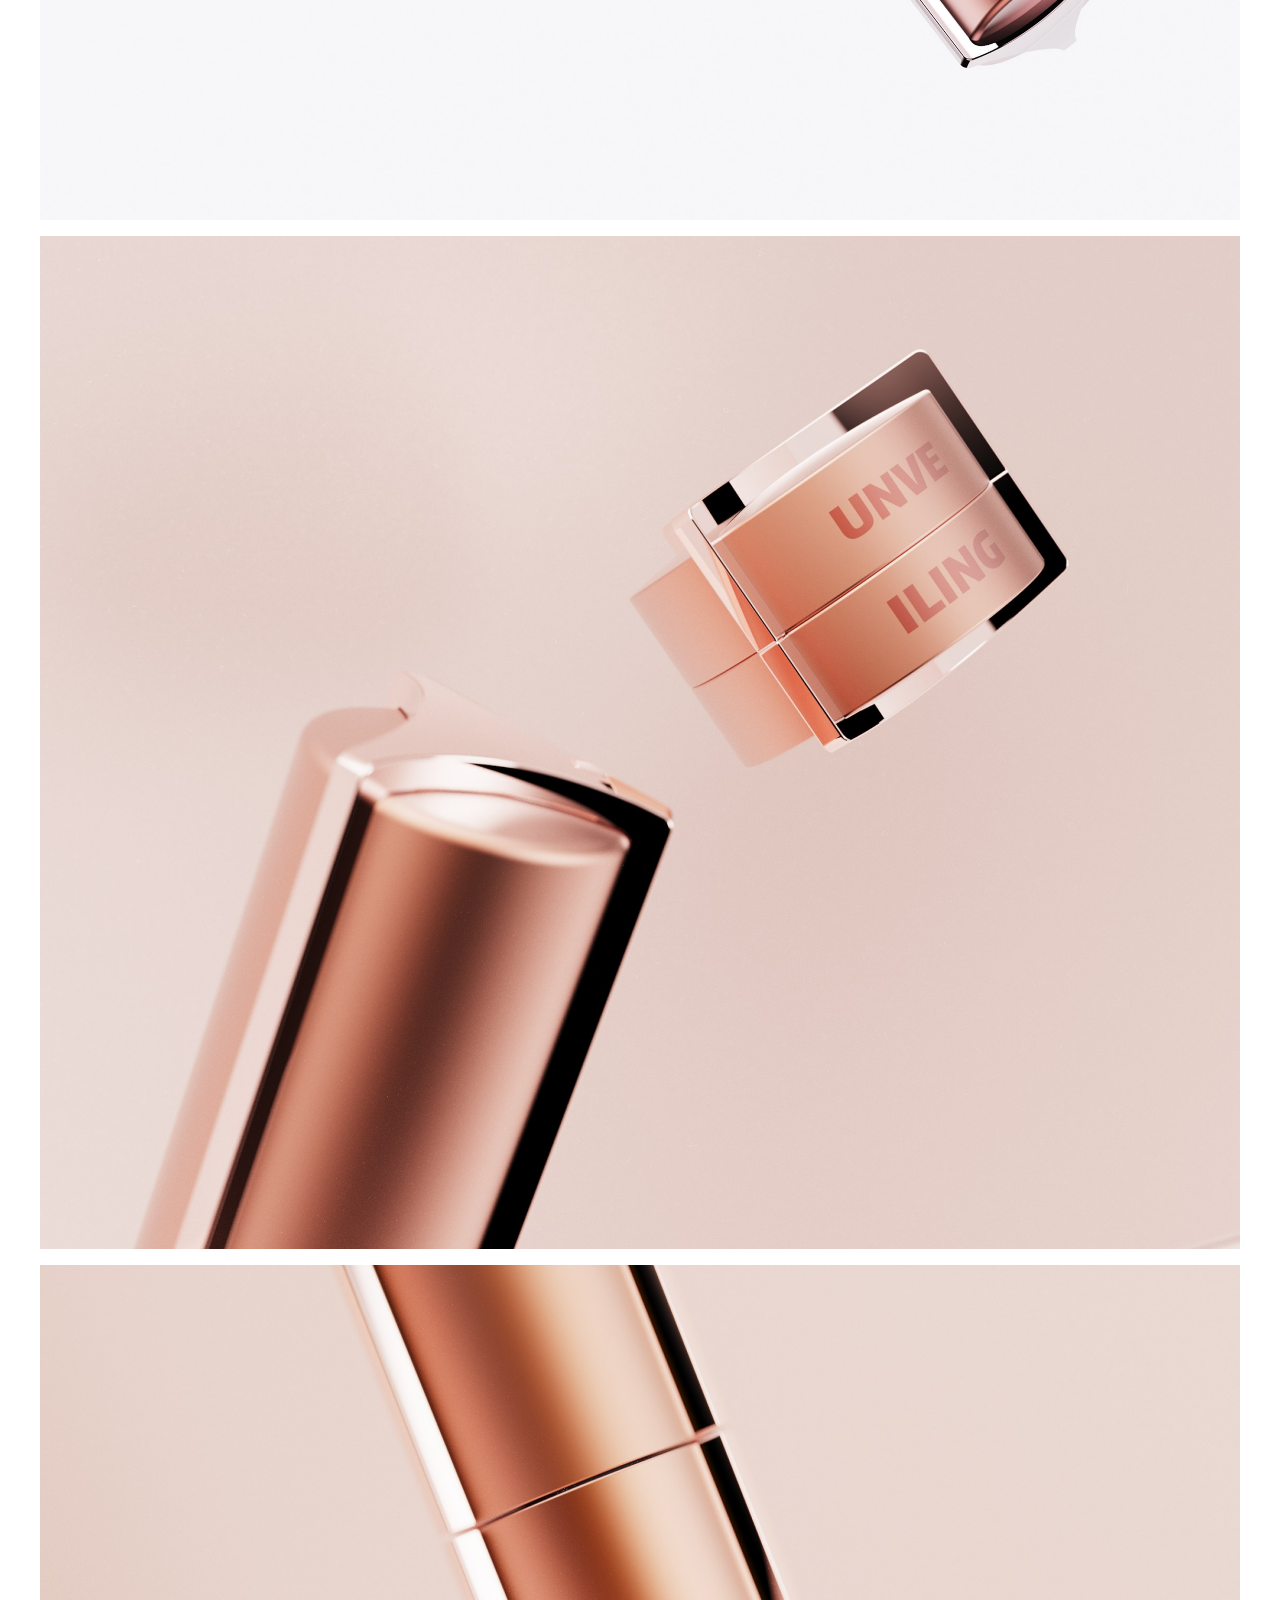
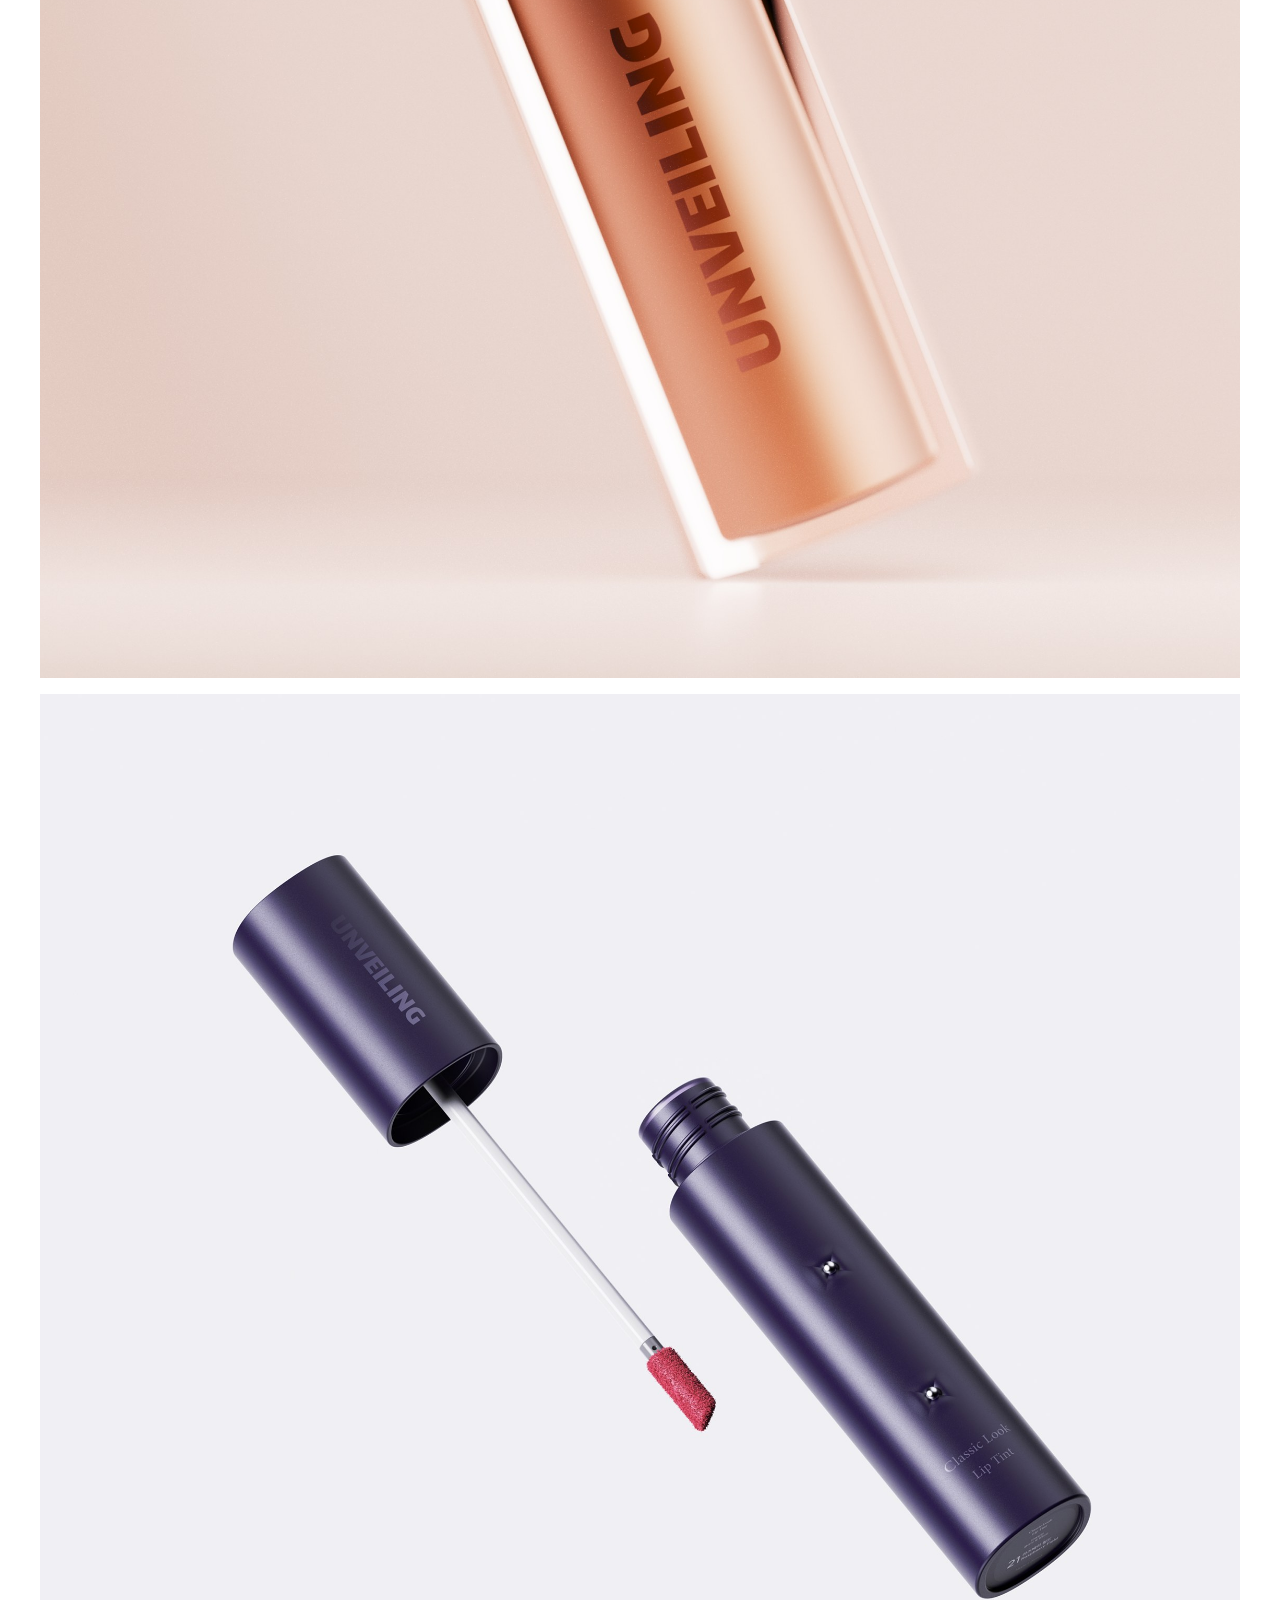
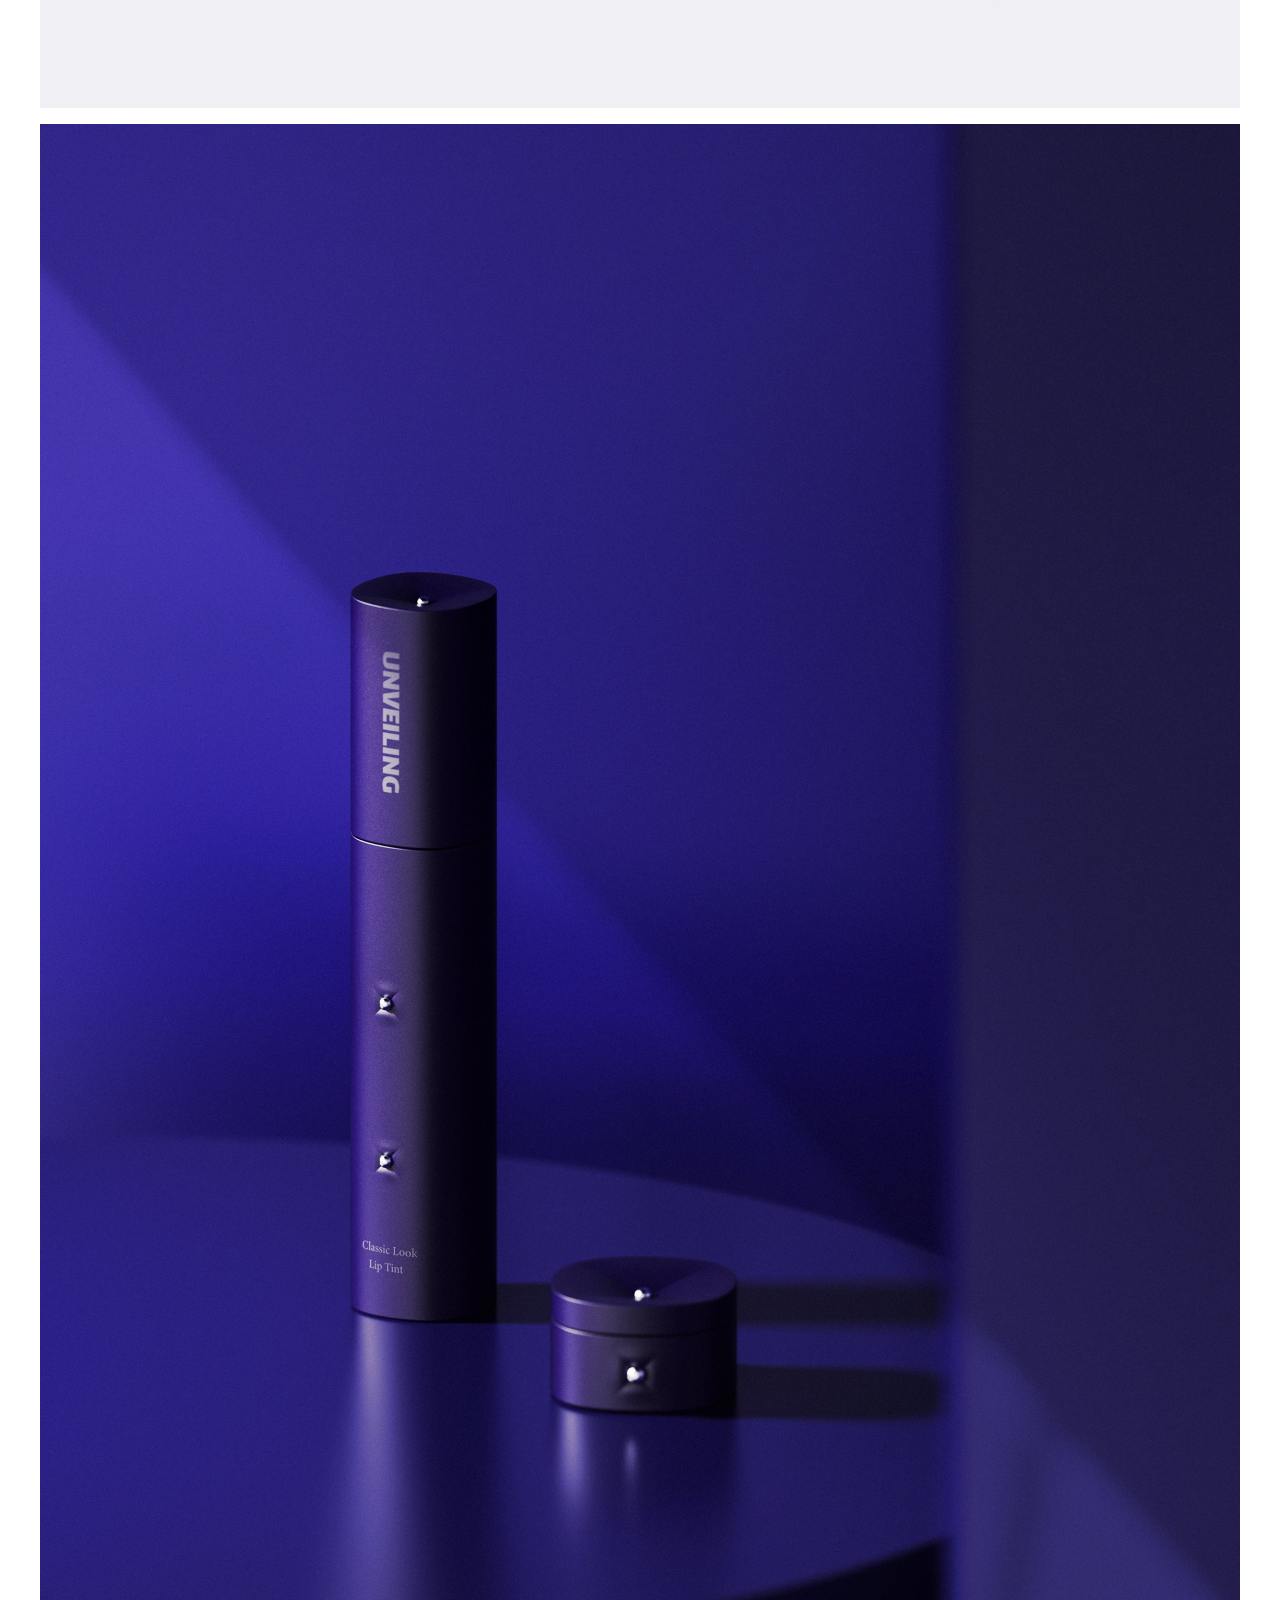
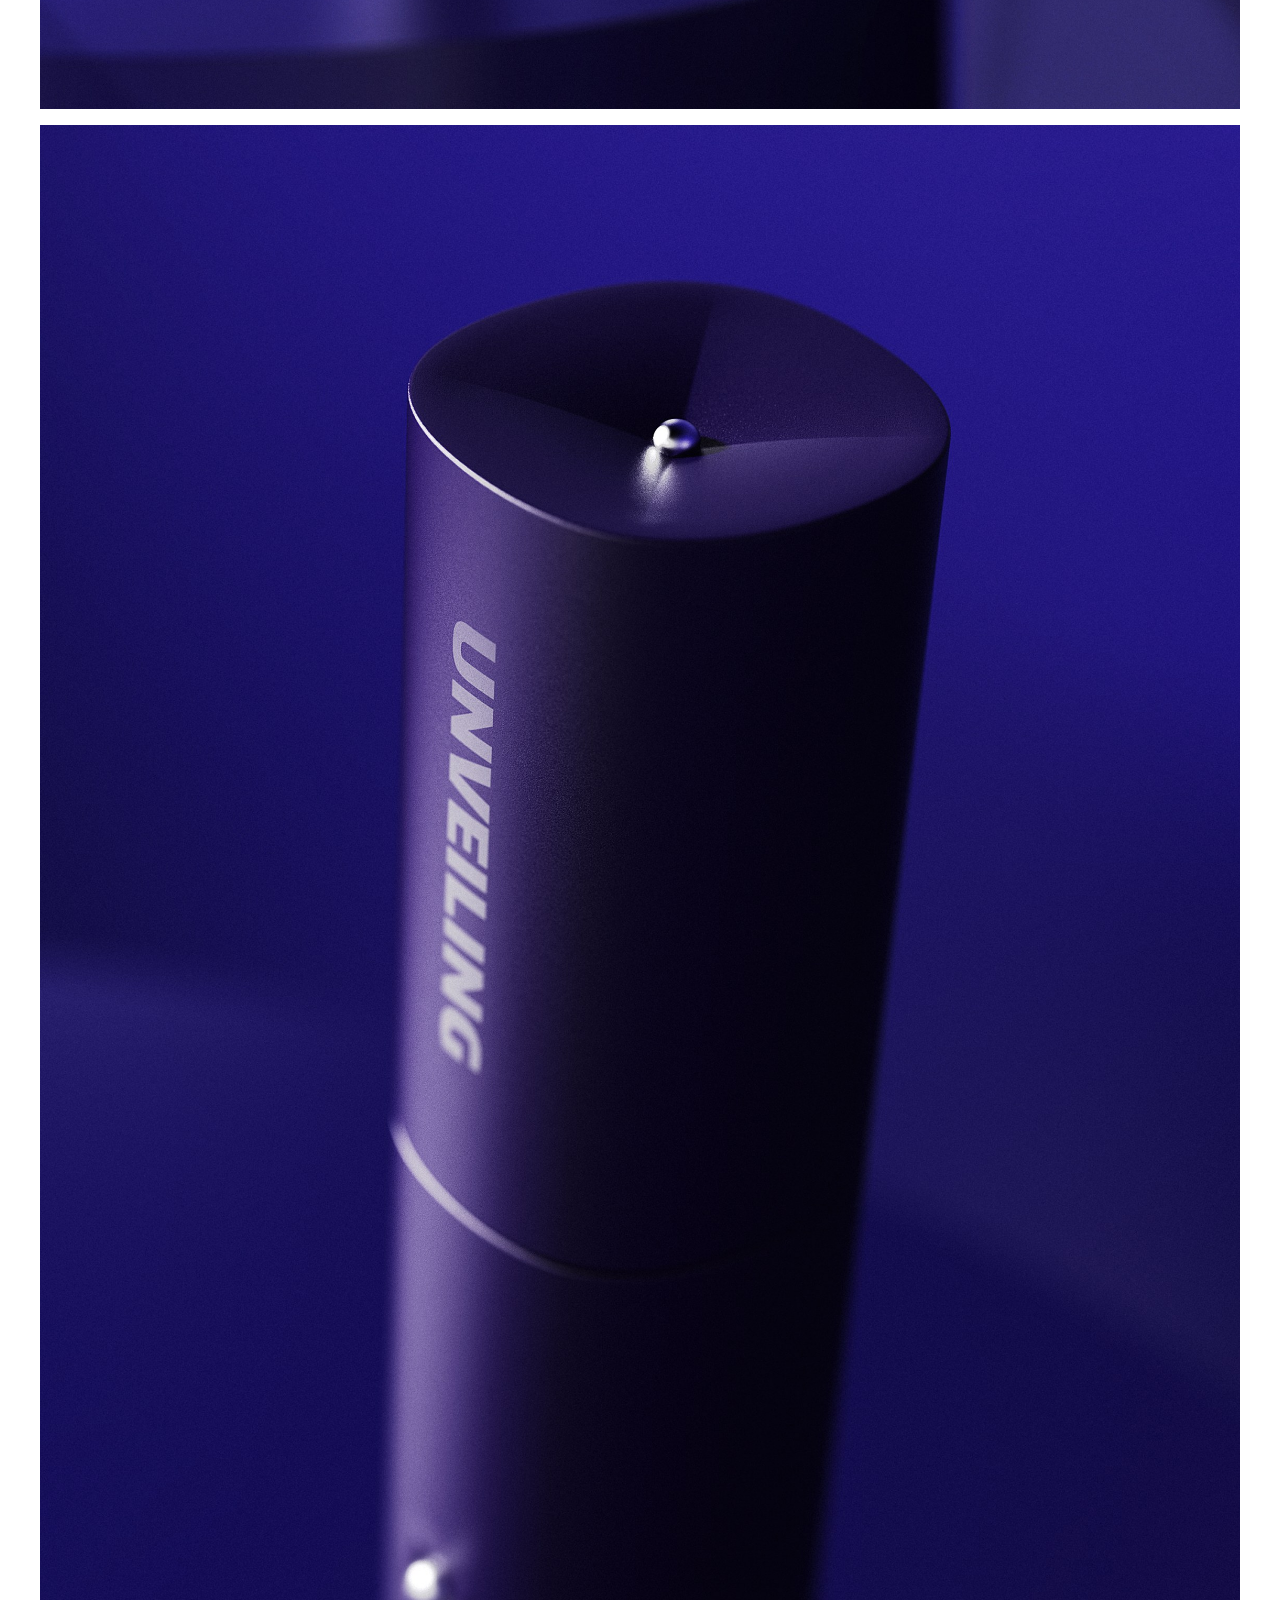
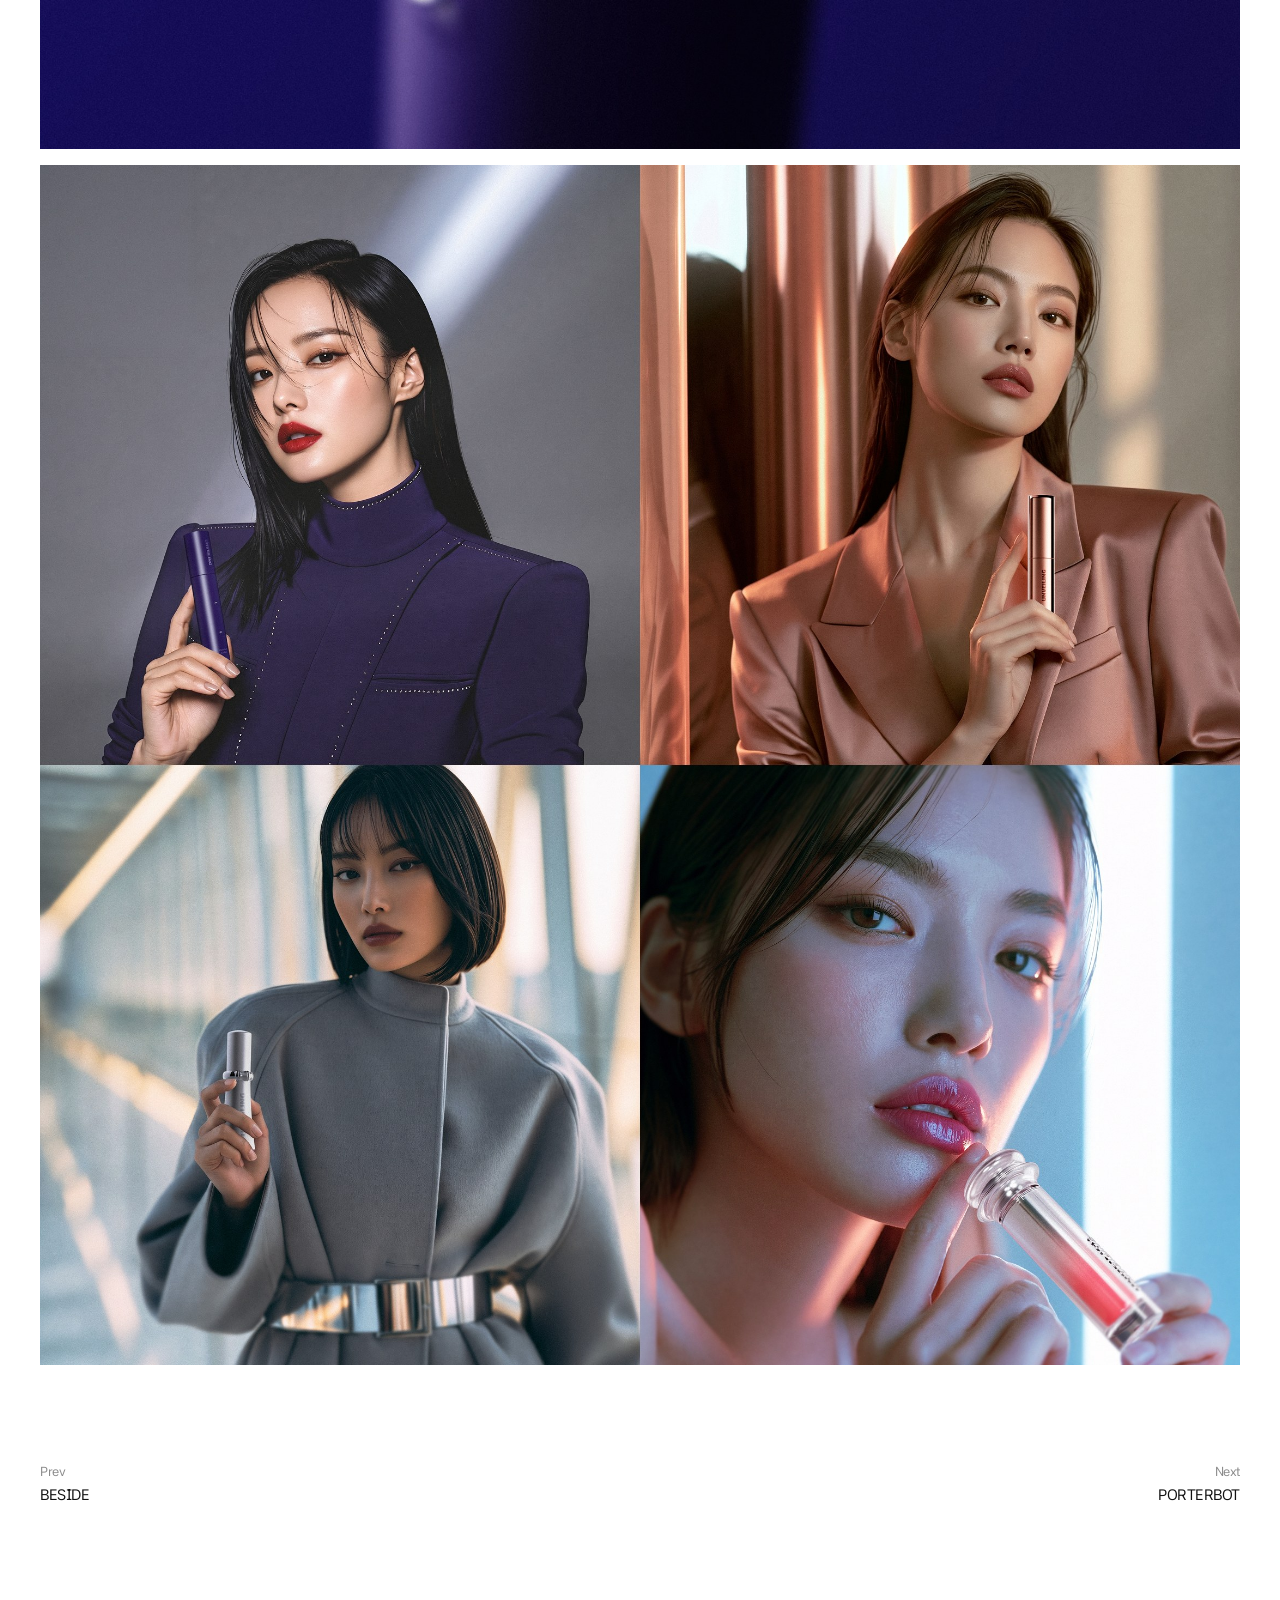
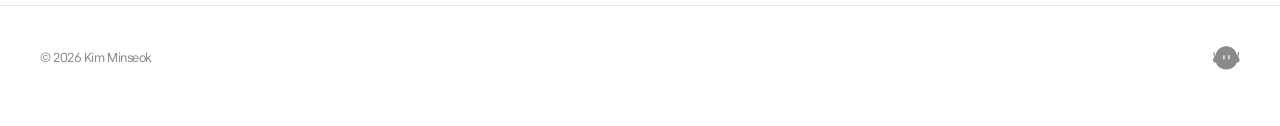
<file: unveiling.html>
<!doctype html>
<html lang="ko">
<head>
<meta charset="utf-8">
<meta name="viewport" content="width=device-width, initial-scale=1, viewport-fit=cover">
<title>UNVEILING — Kim Minseok</title>
<meta name="description" content="당당함을 형상화한 화장품">
<link rel="preconnect" href="https://fonts.googleapis.com"><link rel="preconnect" href="https://fonts.gstatic.com" crossorigin><link rel="stylesheet" href="https://fonts.googleapis.com/css2?family=42dot+Sans:wght@400;500;600;700&display=swap">
<link rel="icon" href="favicon.svg?v=2" type="image/svg+xml">
<link rel="icon" href="favicon-32.png?v=2" sizes="32x32" type="image/png">
<link rel="apple-touch-icon" href="apple-touch-icon.png?v=2">
<link rel="stylesheet" href="assets/style.css?v=1794219512">
</head>
<body>
<header class="top"><div class="wrap">
  <a href="portfolio.html"><b>POINT OF VIEW</b></a>
  <nav><a href="portfolio.html">Work</a><a href="about.html">About</a><a href="point_of_view.pdf?v=1793337317" download="point_of_view.pdf">PDF</a><a href="https://sseogie.github.io/curio/" target="_blank" rel="noopener">Curio ↗</a></nav>
</div></header>
<main>
<div class="wrap">
<div class="p-head">
  <a class="back" href="portfolio.html">← Work</a>
  <h1>UNVEILING</h1>
  <p class="sub">당당함을 형상화한 화장품</p>
  <p class="meta"><span class="mi">2026.02</span><span class="dot"> · </span><span class="mi">Intern Works</span></p>
</div>
</div>
<div class="p-hero"><img src="images/unveiling-hero.jpg?v=1791817255" width="2400" height="1350" alt="UNVEILING 대표 이미지"></div>
<div class="wrap">
<div class="p-text"><div><h3>Background</h3><p>UNVEILING은 그저 단순한 귀여운 이미지 뿐만 아니라 숨겨진 도도함과 시크함을 표현하고자 하는 여성들을 타깃으로 디자인하였다.</p><p>여성의 다면적인 캐릭터성을 상반되는 조형과 재질의 만남과 어우러짐으로 표현하고자 했다.</p></div><div><h3>Concept &amp; Solution</h3><p>당당함과 반전미를 보여줄 수 있는 조형을 고민했다.</p><p>부드러움과 귀여움 뿐만 아니라 여성의 당당함과 반전미를 보여주기 위해서, 부드러운 조형인 원기둥과 부드러운 곡선의 형태와 엣지와 각이 있는 조형을 결합했다.</p></div></div>
<div class="imgs">
<img src="images/unveiling-1.jpg?v=1791861956" width="2288" height="1604" alt="UNVEILING 이미지 1" loading="lazy">
<img src="images/unveiling-2.jpg?v=1791861956" width="2288" height="2160" alt="UNVEILING 이미지 2" loading="lazy">
<img src="images/unveiling-3.jpg?v=1791861956" width="2288" height="1932" alt="UNVEILING 이미지 3" loading="lazy">
<img src="images/unveiling-4.jpg?v=1791861956" width="2288" height="1932" alt="UNVEILING 이미지 4" loading="lazy">
<img src="images/unveiling-5.jpg?v=1791861957" width="2300" height="1942" alt="UNVEILING 이미지 5" loading="lazy">
<img src="images/unveiling-6.jpg?v=1791861957" width="2300" height="3038" alt="UNVEILING 이미지 6" loading="lazy">
<img src="images/unveiling-7.jpg?v=1791861957" width="2290" height="3100" alt="UNVEILING 이미지 7" loading="lazy">
<img src="images/unveiling-8.jpg?v=1791861958" width="2202" height="2202" alt="UNVEILING 이미지 8" loading="lazy">
</div>
<nav class="pn"><a href="beside.html"><span>Prev</span>BESIDE</a><a href="povervot.html"><span>Next</span>PORTERBOT</a></nav>
</div>
</main>
<footer><div class="wrap"><span>© <span data-year>2026</span> Kim Minseok</span><svg class="curio" width="23" height="20" viewBox="0 0 23 20" aria-hidden="true"><path fill="currentColor" d="M21.4371 9.4251L22.2324 6.2537C22.3698 5.70579 22.2622 4.79628 21.7861 4.6428C21.7805 4.64085 21.7743 4.6402 21.7678 4.6402C21.702 4.6402 21.6003 4.72962 21.5798 4.79921L20.4815 8.61347C20.435 7.2019 20.1062 5.85309 19.4164 4.61776C18.2769 2.57634 16.3126 1.04055 13.955 0.368745C13.0906 0.122915 12.2042 0 11.3177 0C10.4313 0 9.48773 0.130719 8.59849 0.392157C5.89789 1.18558 3.7317 3.1327 2.75034 5.61149C2.36759 6.57887 2.2001 7.56447 2.15234 8.62063L1.06056 4.81547C1.03885 4.73905 0.938663 4.63955 0.864223 4.63955C0.85709 4.63955 0.849956 4.6402 0.843443 4.64248C0.407661 4.77319 0.25413 5.65311 0.389361 6.19517L1.19641 9.42965C0.104631 10.0231 -0.188476 11.2948 0.109592 12.4108C0.430923 13.4244 1.31148 14.1072 2.44017 14.1072C2.47956 14.1072 2.51926 14.1063 2.55896 14.1046C3.19914 16.3301 5.02384 18.0428 7.244 18.9825C8.53894 19.5311 9.93034 19.8026 11.3189 19.8026C12.9166 19.8026 14.5099 19.4427 15.9441 18.7299C17.918 17.7495 19.5095 16.147 20.0814 14.0994C20.1329 14.1027 20.1841 14.1043 20.2349 14.1043C21.3329 14.1043 22.2436 13.3834 22.528 12.3868C22.8161 11.277 22.519 10.0179 21.4371 9.4251ZM9.83884 10.7255C9.83884 11.0344 9.5997 11.2848 9.30505 11.2848C9.01039 11.2848 8.77125 11.0344 8.77125 10.7255V8.09742C8.77125 7.78851 9.01039 7.53813 9.30505 7.53813C9.45238 7.53813 9.58575 7.60056 9.68252 7.70202C9.77929 7.80347 9.83884 7.94297 9.83884 8.09742V10.7255ZM14.0754 10.7255C14.0754 11.0344 13.8362 11.2848 13.5416 11.2848C13.2469 11.2848 13.0081 11.0344 13.0081 10.7255V8.09742C13.0081 7.78851 13.2469 7.53813 13.5416 7.53813C13.6889 7.53813 13.8223 7.60056 13.9191 7.70202C14.0158 7.80347 14.0754 7.94297 14.0754 8.09742V10.7255Z"/></svg></div></footer>
<script src="assets/main.js"></script>
</body>
</html>
</file>
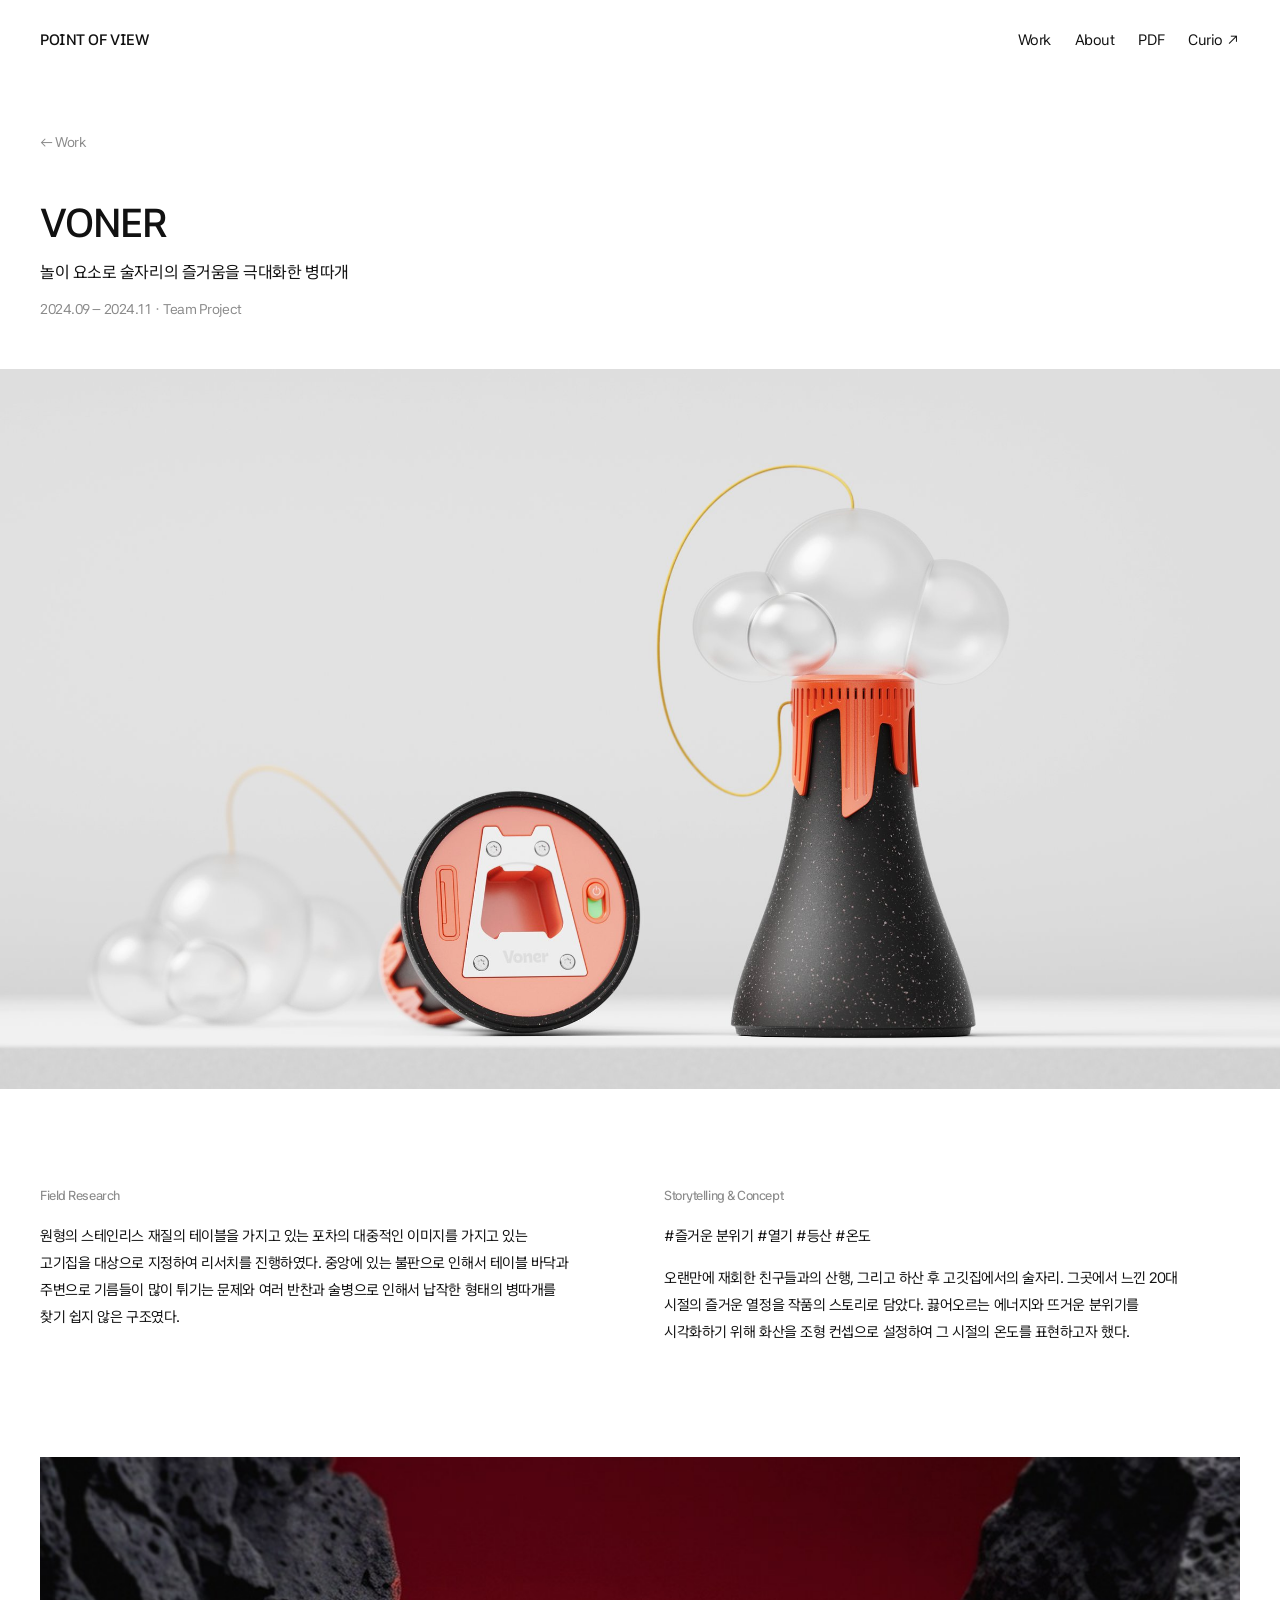
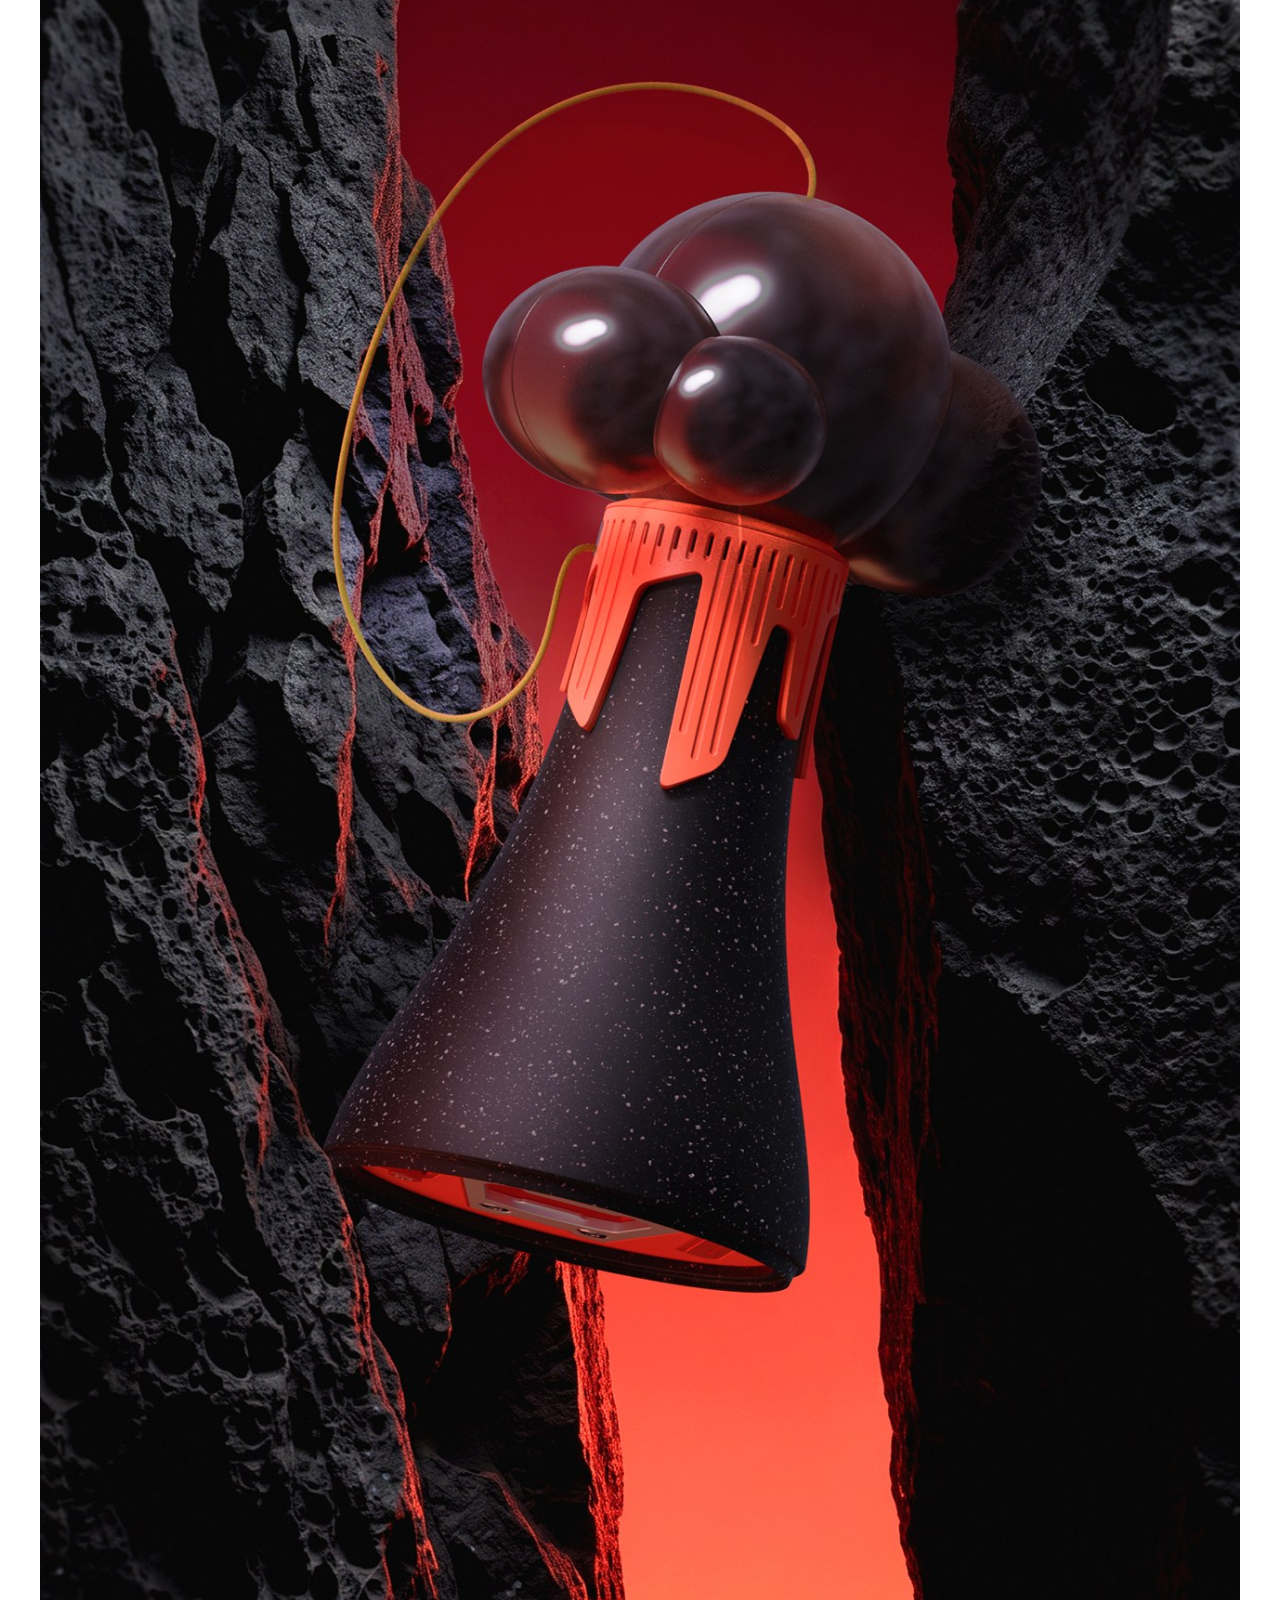
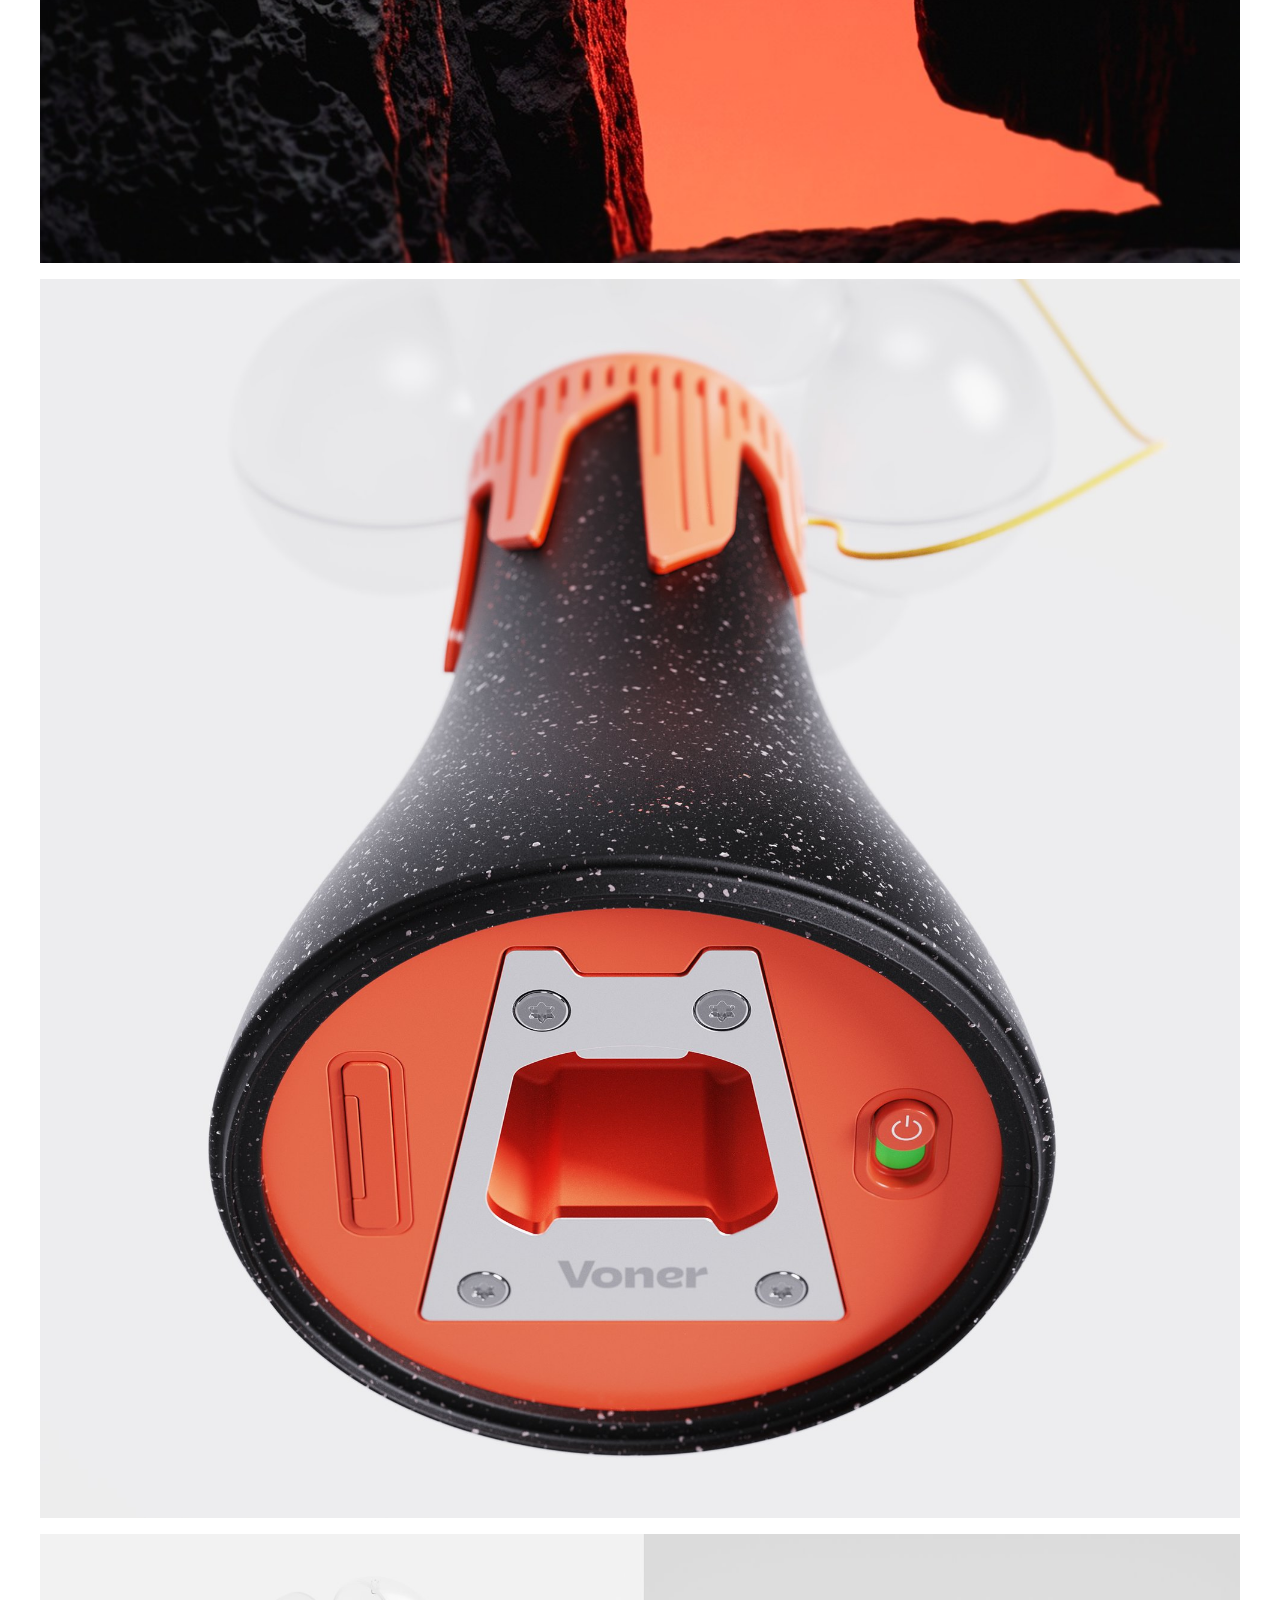
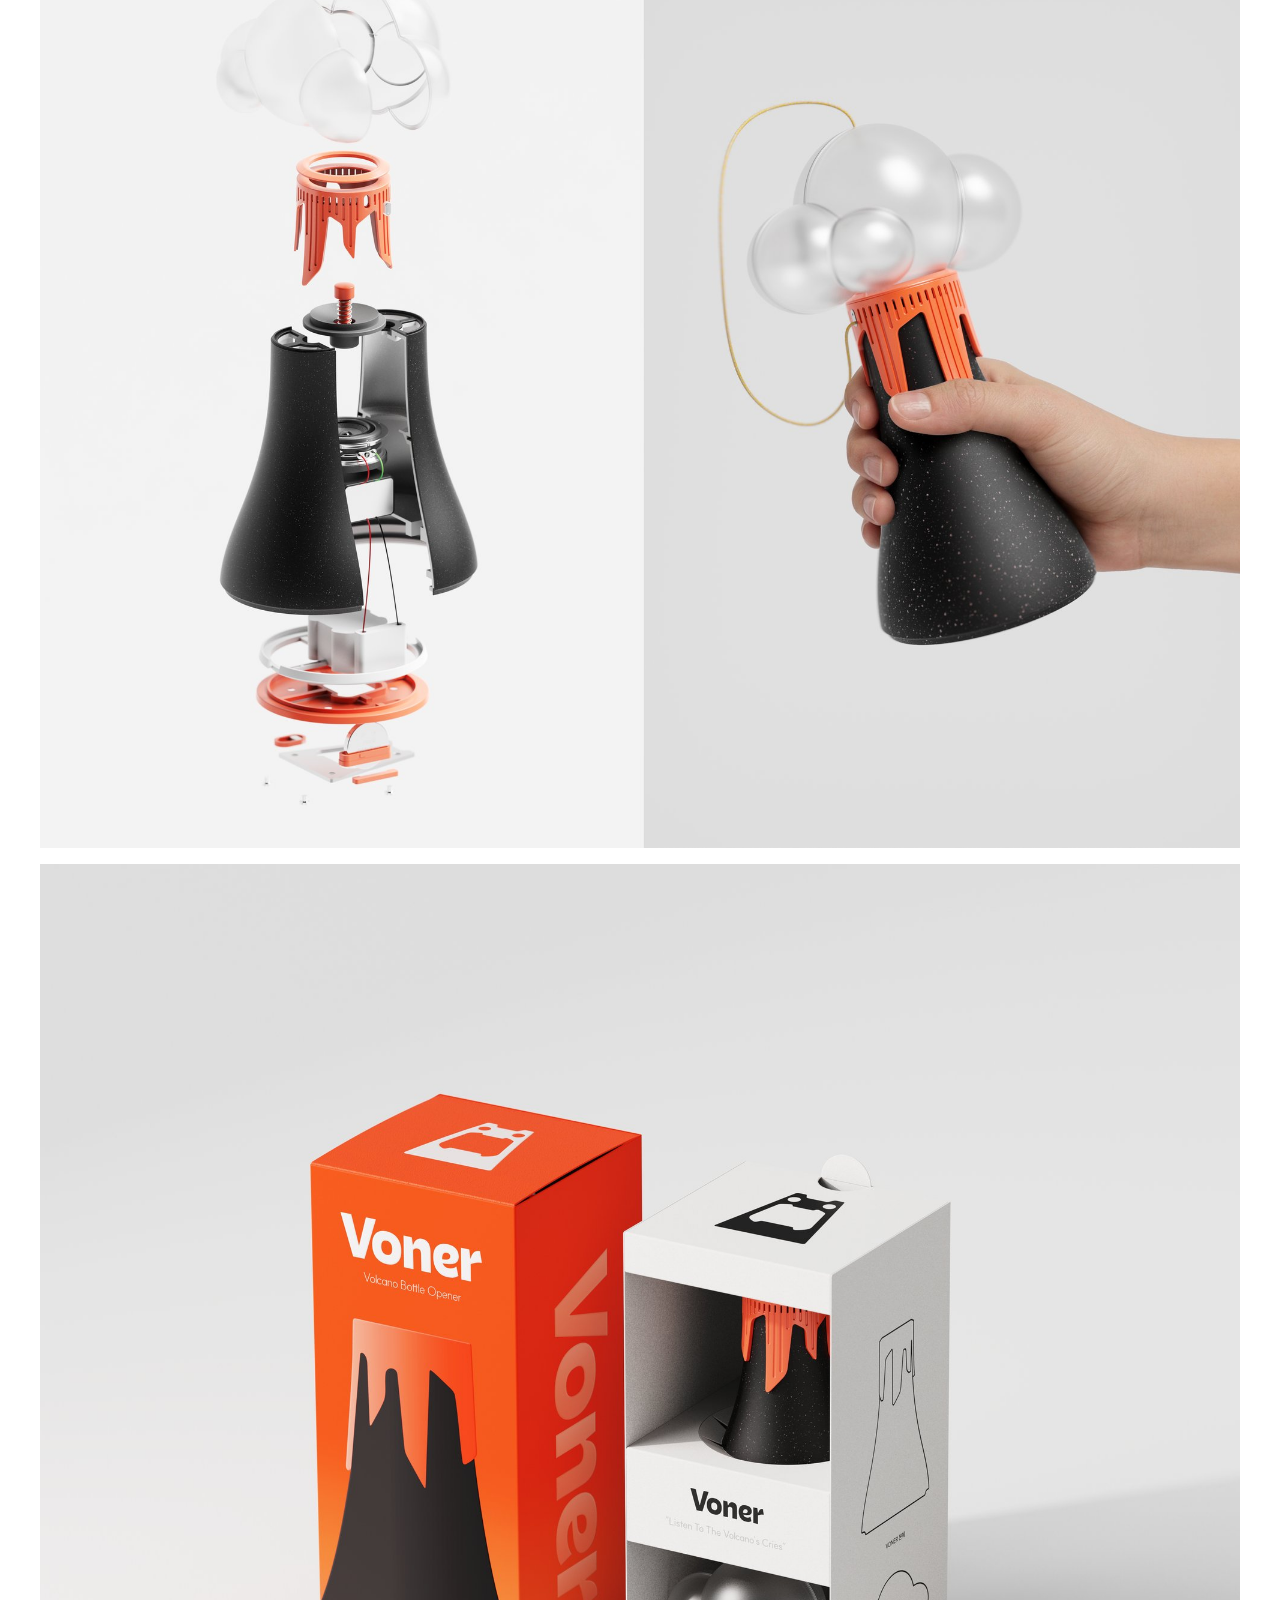
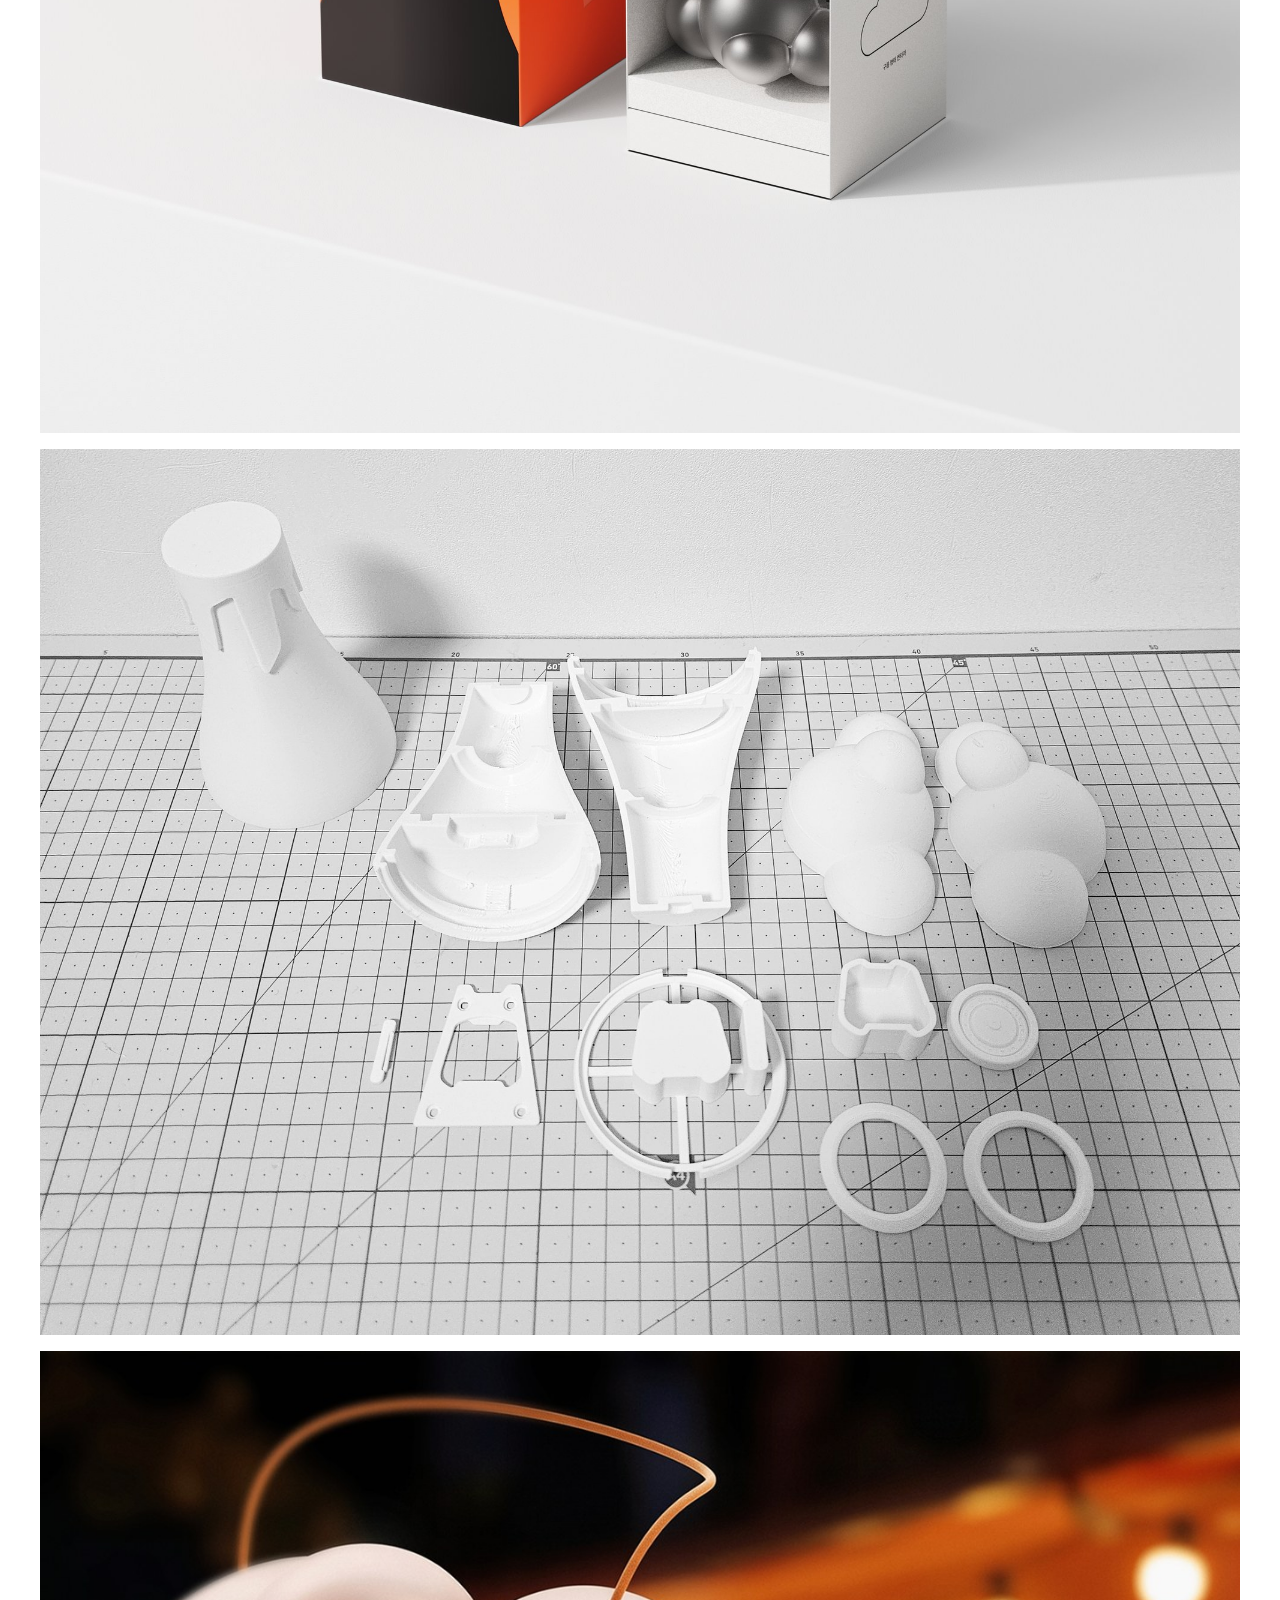
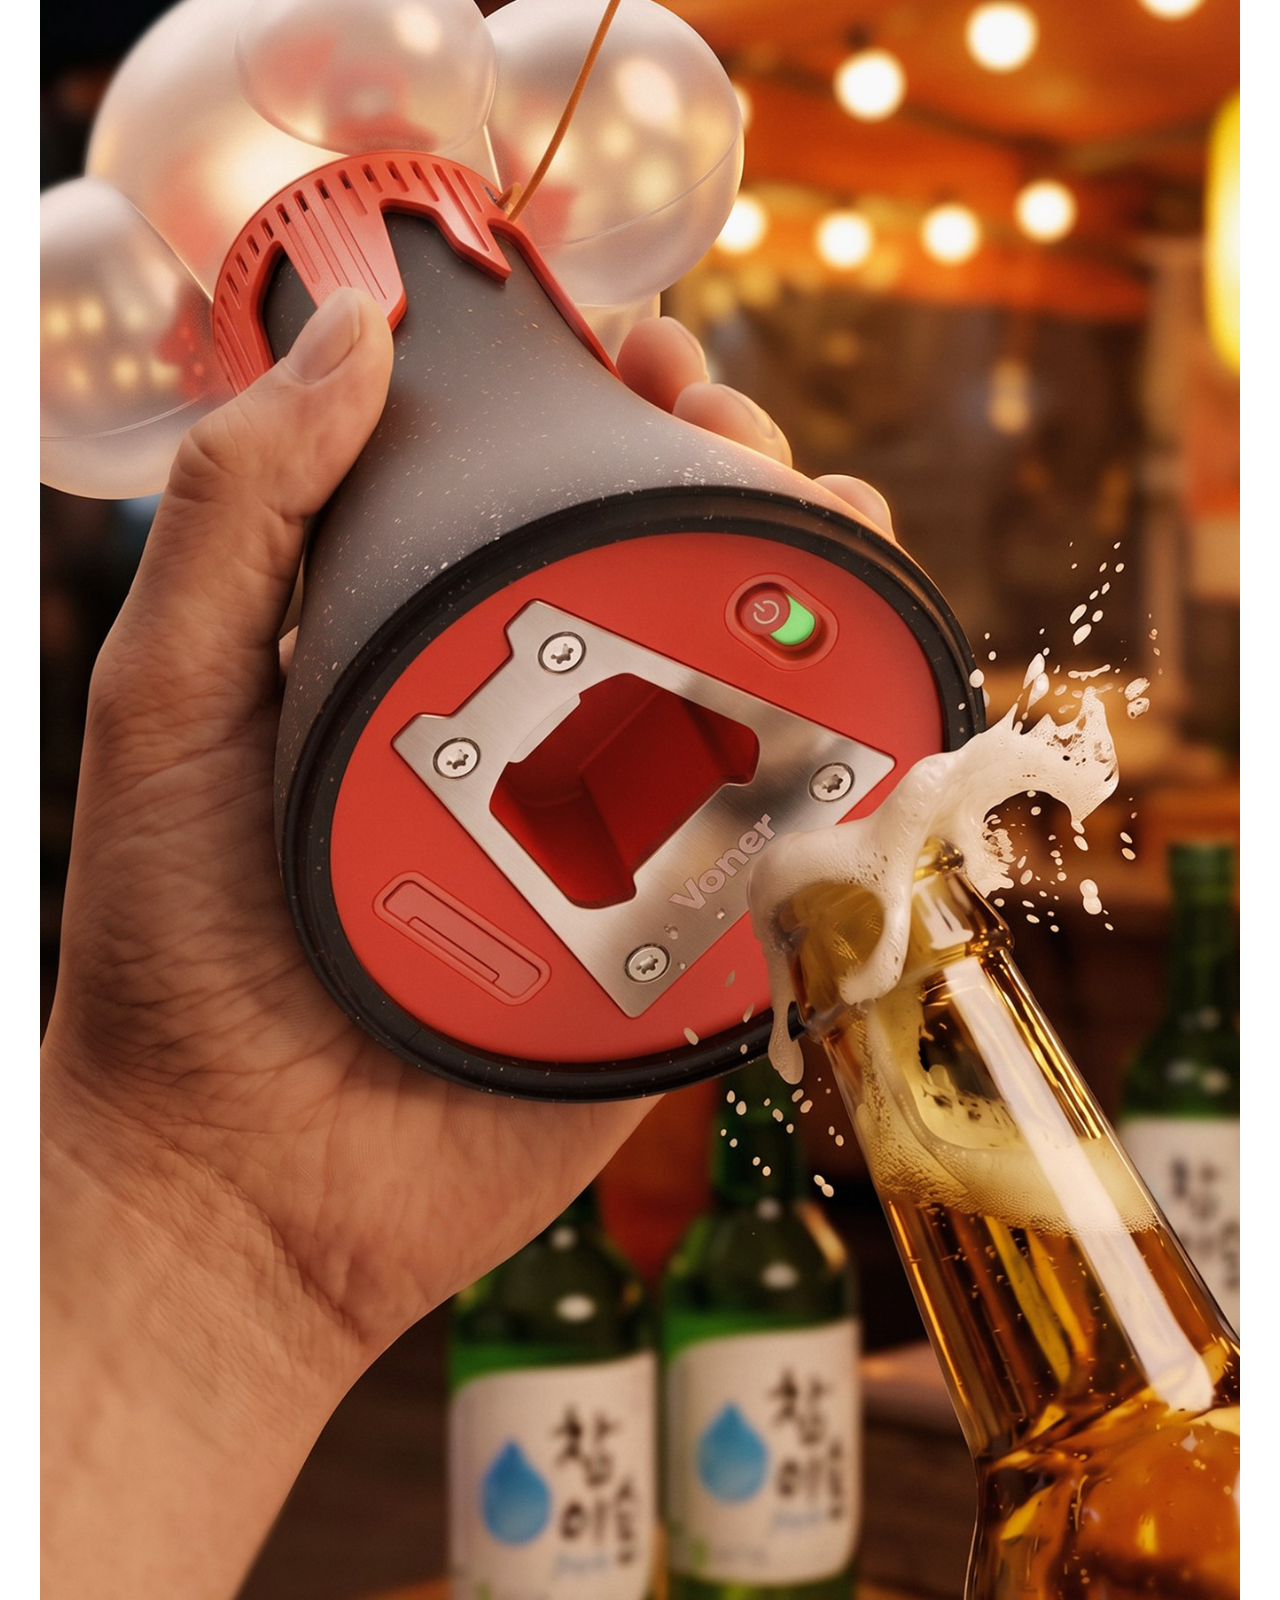
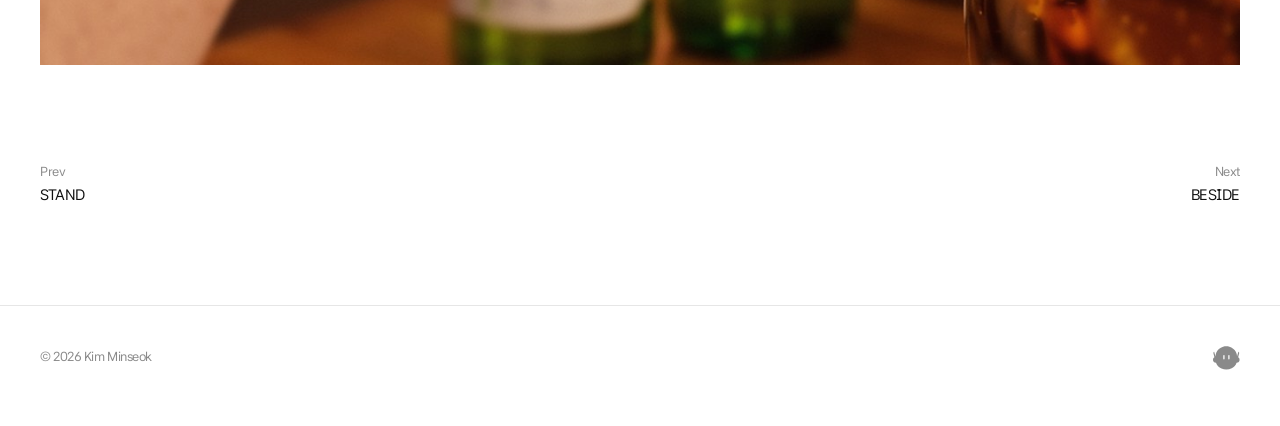
<file: voner.html>
<!doctype html>
<html lang="ko">
<head>
<meta charset="utf-8">
<meta name="viewport" content="width=device-width, initial-scale=1, viewport-fit=cover">
<title>VONER — Kim Minseok</title>
<meta name="description" content="놀이 요소로 술자리의 즐거움을 극대화한 병따개">
<link rel="preconnect" href="https://fonts.googleapis.com"><link rel="preconnect" href="https://fonts.gstatic.com" crossorigin><link rel="stylesheet" href="https://fonts.googleapis.com/css2?family=42dot+Sans:wght@400;500;600;700&display=swap">
<link rel="icon" href="favicon.svg?v=2" type="image/svg+xml">
<link rel="icon" href="favicon-32.png?v=2" sizes="32x32" type="image/png">
<link rel="apple-touch-icon" href="apple-touch-icon.png?v=2">
<link rel="stylesheet" href="assets/style.css?v=1794219512">
</head>
<body>
<header class="top"><div class="wrap">
  <a href="portfolio.html"><b>POINT OF VIEW</b></a>
  <nav><a href="portfolio.html">Work</a><a href="about.html">About</a><a href="point_of_view.pdf?v=1793337317" download="point_of_view.pdf">PDF</a><a href="https://sseogie.github.io/curio/" target="_blank" rel="noopener">Curio ↗</a></nav>
</div></header>
<main>
<div class="wrap">
<div class="p-head">
  <a class="back" href="portfolio.html">← Work</a>
  <h1>VONER</h1>
  <p class="sub">놀이 요소로 술자리의 즐거움을 극대화한 병따개</p>
  <p class="meta"><span class="mi">2024.09 – 2024.11</span><span class="dot"> · </span><span class="mi">Team Project</span></p>
</div>
</div>
<div class="p-hero"><img src="images/voner-hero.jpg?v=1791817256" width="2400" height="1350" alt="VONER 대표 이미지"></div>
<div class="wrap">
<div class="p-text"><div><h3>Field Research</h3><p>원형의 스테인리스 재질의 테이블을 가지고 있는 포차의 대중적인 이미지를 가지고 있는 고기집을 대상으로 지정하여 리서치를 진행하였다. 중앙에 있는 불판으로 인해서 테이블 바닥과 주변으로 기름들이 많이 튀기는 문제와 여러 반찬과 술병으로 인해서 납작한 형태의 병따개를 찾기 쉽지 않은 구조였다.</p></div><div><h3>Storytelling &amp; Concept</h3><p>#즐거운 분위기 #열기 #등산 #온도</p><p>오랜만에 재회한 친구들과의 산행, 그리고 하산 후 고깃집에서의 술자리. 그곳에서 느낀 20대 시절의 즐거운 열정을 작품의 스토리로 담았다. 끓어오르는 에너지와 뜨거운 분위기를 시각화하기 위해 화산을 조형 컨셉으로 설정하여 그 시절의 온도를 표현하고자 했다.</p></div></div>
<div class="imgs">
<img src="images/voner-5.jpg?v=1791949112" width="1292" height="2160" alt="VONER 이미지 1" loading="lazy">
<img src="images/voner-1.jpg?v=1791781372" width="2000" height="2066" alt="VONER 이미지 2" loading="lazy">
<img src="images/voner-2.jpg?v=1791781372" width="2000" height="1522" alt="VONER 이미지 3" loading="lazy">
<img src="images/voner-3.jpg?v=1791781372" width="2000" height="1949" alt="VONER 이미지 4" loading="lazy">
<img src="images/voner-4.jpg?v=1791781372" width="2000" height="1476" alt="VONER 이미지 5" loading="lazy">
<img src="images/voner-6.jpg?v=1791949112" width="1354" height="2160" alt="VONER 이미지 6" loading="lazy">
</div>
<nav class="pn"><a href="stand.html"><span>Prev</span>STAND</a><a href="beside.html"><span>Next</span>BESIDE</a></nav>
</div>
</main>
<footer><div class="wrap"><span>© <span data-year>2026</span> Kim Minseok</span><svg class="curio" width="23" height="20" viewBox="0 0 23 20" aria-hidden="true"><path fill="currentColor" d="M21.4371 9.4251L22.2324 6.2537C22.3698 5.70579 22.2622 4.79628 21.7861 4.6428C21.7805 4.64085 21.7743 4.6402 21.7678 4.6402C21.702 4.6402 21.6003 4.72962 21.5798 4.79921L20.4815 8.61347C20.435 7.2019 20.1062 5.85309 19.4164 4.61776C18.2769 2.57634 16.3126 1.04055 13.955 0.368745C13.0906 0.122915 12.2042 0 11.3177 0C10.4313 0 9.48773 0.130719 8.59849 0.392157C5.89789 1.18558 3.7317 3.1327 2.75034 5.61149C2.36759 6.57887 2.2001 7.56447 2.15234 8.62063L1.06056 4.81547C1.03885 4.73905 0.938663 4.63955 0.864223 4.63955C0.85709 4.63955 0.849956 4.6402 0.843443 4.64248C0.407661 4.77319 0.25413 5.65311 0.389361 6.19517L1.19641 9.42965C0.104631 10.0231 -0.188476 11.2948 0.109592 12.4108C0.430923 13.4244 1.31148 14.1072 2.44017 14.1072C2.47956 14.1072 2.51926 14.1063 2.55896 14.1046C3.19914 16.3301 5.02384 18.0428 7.244 18.9825C8.53894 19.5311 9.93034 19.8026 11.3189 19.8026C12.9166 19.8026 14.5099 19.4427 15.9441 18.7299C17.918 17.7495 19.5095 16.147 20.0814 14.0994C20.1329 14.1027 20.1841 14.1043 20.2349 14.1043C21.3329 14.1043 22.2436 13.3834 22.528 12.3868C22.8161 11.277 22.519 10.0179 21.4371 9.4251ZM9.83884 10.7255C9.83884 11.0344 9.5997 11.2848 9.30505 11.2848C9.01039 11.2848 8.77125 11.0344 8.77125 10.7255V8.09742C8.77125 7.78851 9.01039 7.53813 9.30505 7.53813C9.45238 7.53813 9.58575 7.60056 9.68252 7.70202C9.77929 7.80347 9.83884 7.94297 9.83884 8.09742V10.7255ZM14.0754 10.7255C14.0754 11.0344 13.8362 11.2848 13.5416 11.2848C13.2469 11.2848 13.0081 11.0344 13.0081 10.7255V8.09742C13.0081 7.78851 13.2469 7.53813 13.5416 7.53813C13.6889 7.53813 13.8223 7.60056 13.9191 7.70202C14.0158 7.80347 14.0754 7.94297 14.0754 8.09742V10.7255Z"/></svg></div></footer>
<script src="assets/main.js"></script>
</body>
</html>
</file>
<file: assets/style.css>
/* Layout: plain single column, images do the talking. One typeface, two text colors. */
:root {
  --bg: #ffffff;
  --fg: #111111;
  --mute: #8a8a8a;
  --line: #e6e6e6;
  --ph: #f2f2f2;
  --f: "42dot Sans", "Apple SD Gothic Neo", "Malgun Gothic", sans-serif;
  color-scheme: light;
}

* { box-sizing: border-box; }
body {
  margin: 0;
  background: var(--bg);
  color: var(--fg);
  font-family: var(--f);
  font-size: 15px;
  line-height: 1.7;
  letter-spacing: -0.03em;
  word-break: keep-all;
  -webkit-font-smoothing: antialiased;
}
img { display: block; max-width: 100%; height: auto; }
a { color: inherit; text-decoration: none; }
a:hover { color: var(--mute); }
a:focus-visible, button:focus-visible { outline: 1px solid var(--fg); outline-offset: 3px; }
.wrap { max-width: 1280px; margin-inline: auto; padding-inline: clamp(16px, 4vw, 40px); }
.mute { color: var(--mute); }

header.top .wrap {
  display: flex; justify-content: space-between; align-items: center; gap: 16px;
  padding-block: 28px;
}
header.top b { font-weight: 600; }
header.top nav { display: flex; gap: 24px; }

section { padding-block: 56px; }
h2 { font-size: 13px; font-weight: 500; color: var(--mute); margin: 0 0 24px; }

.intro { padding-block: 40px 40px; }
.intro p { margin: 0; line-height: 1.55; }
.intro .l1 { font-size: 17px; font-weight: 700; }
.intro .l2 { font-size: 15px; color: var(--mute); }
header.top nav a[aria-current="page"] { font-weight: 600; text-decoration: underline; text-underline-offset: 5px; }
.about-page { padding-block: 40px 80px; }
.list-h, .contact h3 { font-size: 13px; font-weight: 500; color: var(--mute); margin: 0 0 8px; }
.contact { margin-top: 40px; }
.intro .links { margin-top: 20px; font-size: 15px; font-weight: 400; display: flex; gap: 20px; }
.intro .links a { text-decoration: underline; text-underline-offset: 4px; }

.work { padding-block: 8px 80px; }
.grid { display: grid; grid-template-columns: 1fr; gap: 40px 20px; }
.item .ph { background: var(--ph); aspect-ratio: 2000 / 1258; overflow: hidden; }
.item .ph img { width: 100%; height: 100%; object-fit: cover; transition: opacity .2s; }
.item:hover .ph img { opacity: .85; }
.item:hover { color: inherit; }
.item p { margin: 10px 0 0; font-size: 14px; line-height: 1.55; }
.item .t { display: block; font-size: 16px; font-weight: 600; color: var(--fg); }
.item .d { display: block; font-size: 12px; letter-spacing: -0.06em; color: var(--mute); margin-top: 5px; }

.about { display: grid; grid-template-columns: 1fr; gap: 40px; }
.about p { margin: 0 0 1em; max-width: 34em; }
.list { list-style: none; margin: 0 0 32px; padding: 0; }
.list li { display: flex; flex-direction: column; padding-block: 0 24px; font-variant-numeric: tabular-nums; }
.list .dt { color: var(--mute); font-size: 13px; margin-bottom: 8px; }
.list .tt { font-weight: 500; line-height: 1.5; }
.list .sb { color: var(--mute); font-size: 14px; line-height: 1.5; margin-top: 2px; }
.about-intro { padding-block: 24px 64px; }
.about-intro p { margin: 0 0 10px; font-size: 15px; line-height: 1.75; font-weight: 500; }
.about-intro p:last-child { margin-bottom: 0; }
.cv { display: grid; grid-template-columns: 1fr; gap: 24px 40px; }
.cv > div { min-width: 0; }
.list-h { margin-bottom: 20px; }
.contact a.ext span { display: inline-block; margin-left: 2px; transition: transform .2s; }
.contact a.ext:hover span { transform: translate(2px, -2px); }
.contact .k { display: inline-block; min-width: 5.5em; color: var(--mute); }
.list { margin-bottom: 40px; }
.list h3 { font-size: 13px; font-weight: 500; color: var(--mute); margin: 0 0 8px; }

.contact p { margin: 0 0 6px; }
.contact .row { display: flex; gap: 12px; align-items: baseline; flex-wrap: wrap; }
.copy { font: inherit; font-size: 13px; color: var(--mute); background: none; border: 0; padding: 0; cursor: pointer; text-decoration: underline; text-underline-offset: 3px; }

footer { padding-block: 40px 56px; border-top: 1px solid var(--line); font-size: 13px; color: var(--mute); }
footer .wrap { display: flex; justify-content: space-between; align-items: center; gap: 16px; }
footer .curio { display: block; flex: none; width: 25px; height: 22px; }
@media (min-width: 640px) { footer .curio { width: 27px; height: 24px; } }

/* project page */
.p-head { padding-block: 48px 48px; }
.p-head .back { font-size: 14px; color: var(--mute); }
.p-head h1 { font-size: clamp(28px, 4vw, 40px); font-weight: 600; margin: 44px 0 12px; letter-spacing: -0.03em; line-height: 1.2; }
.p-head .sub { margin: 0; font-size: 17px; line-height: 1.6; }
.p-head .meta { margin: 12px 0 0; color: var(--mute); font-size: 14px; line-height: 1.6; }
.p-hero img { width: 100%; aspect-ratio: 16 / 9; object-fit: cover; background: var(--ph); }
.p-hero.natural img { aspect-ratio: auto; height: auto; object-fit: initial; }
.p-text { display: grid; grid-template-columns: 1fr; gap: 40px; padding-block: 64px; }
.p-text h3 { font-size: 13px; font-weight: 500; color: var(--mute); margin: 0 0 16px; }
.p-text p { margin: 0 0 1em; max-width: 36em; line-height: 1.8; }
.imgs { display: flex; flex-direction: column; gap: 16px; }
.imgs img { width: 100%; background: var(--ph); }
.pn { display: flex; justify-content: space-between; gap: 16px; padding-block: 64px; font-size: 15px; }
.pn a span { display: block; font-size: 13px; color: var(--mute); }
.pn a:last-child { text-align: right; }

@media (min-width: 640px) { .grid { grid-template-columns: 1fr 1fr; } .intro .l1 { font-size: 20px; } .intro .l2 { font-size: 17px; } }
@media (min-width: 1100px) { .grid { grid-template-columns: repeat(4, 1fr); } }
@media (min-width: 900px) { .cv { grid-template-columns: repeat(3, minmax(0, 1fr)); } .about-intro p { font-size: 20px; } }
@media (min-width: 640px) { br.m { display: none; } }
@media (min-width: 720px) {
  .about { grid-template-columns: 1fr 1fr; gap: 64px; }
  .p-text { grid-template-columns: 1fr 1fr; gap: 48px; padding-block: 96px; }
  .pn { padding-block: 96px; }
}
@media (max-width: 639px) { .p-head .meta .mi { display: block; } .p-head .meta .dot { display: none; } }
@media (max-width: 480px) {
  header.top nav { gap: 16px; }
}
@media (prefers-reduced-motion: reduce) { * { transition: none !important; } }

/* 외부 사이트 링크 (CURIO) */
.visit { display: inline-block; margin-top: 24px; padding: 10px 18px; border: 1px solid var(--fg); border-radius: 999px; font-size: 13px; font-weight: 500; letter-spacing: .03em; transition: background .2s, color .2s; }
.visit:hover { background: var(--fg); color: var(--bg); }
.visit-wrap { text-align: center; padding-top: 48px; margin: 0; }

/* 이미지 저장 방지 */
img { -webkit-user-drag: none; user-select: none; -webkit-user-select: none; -webkit-touch-callout: none; }
</file>
